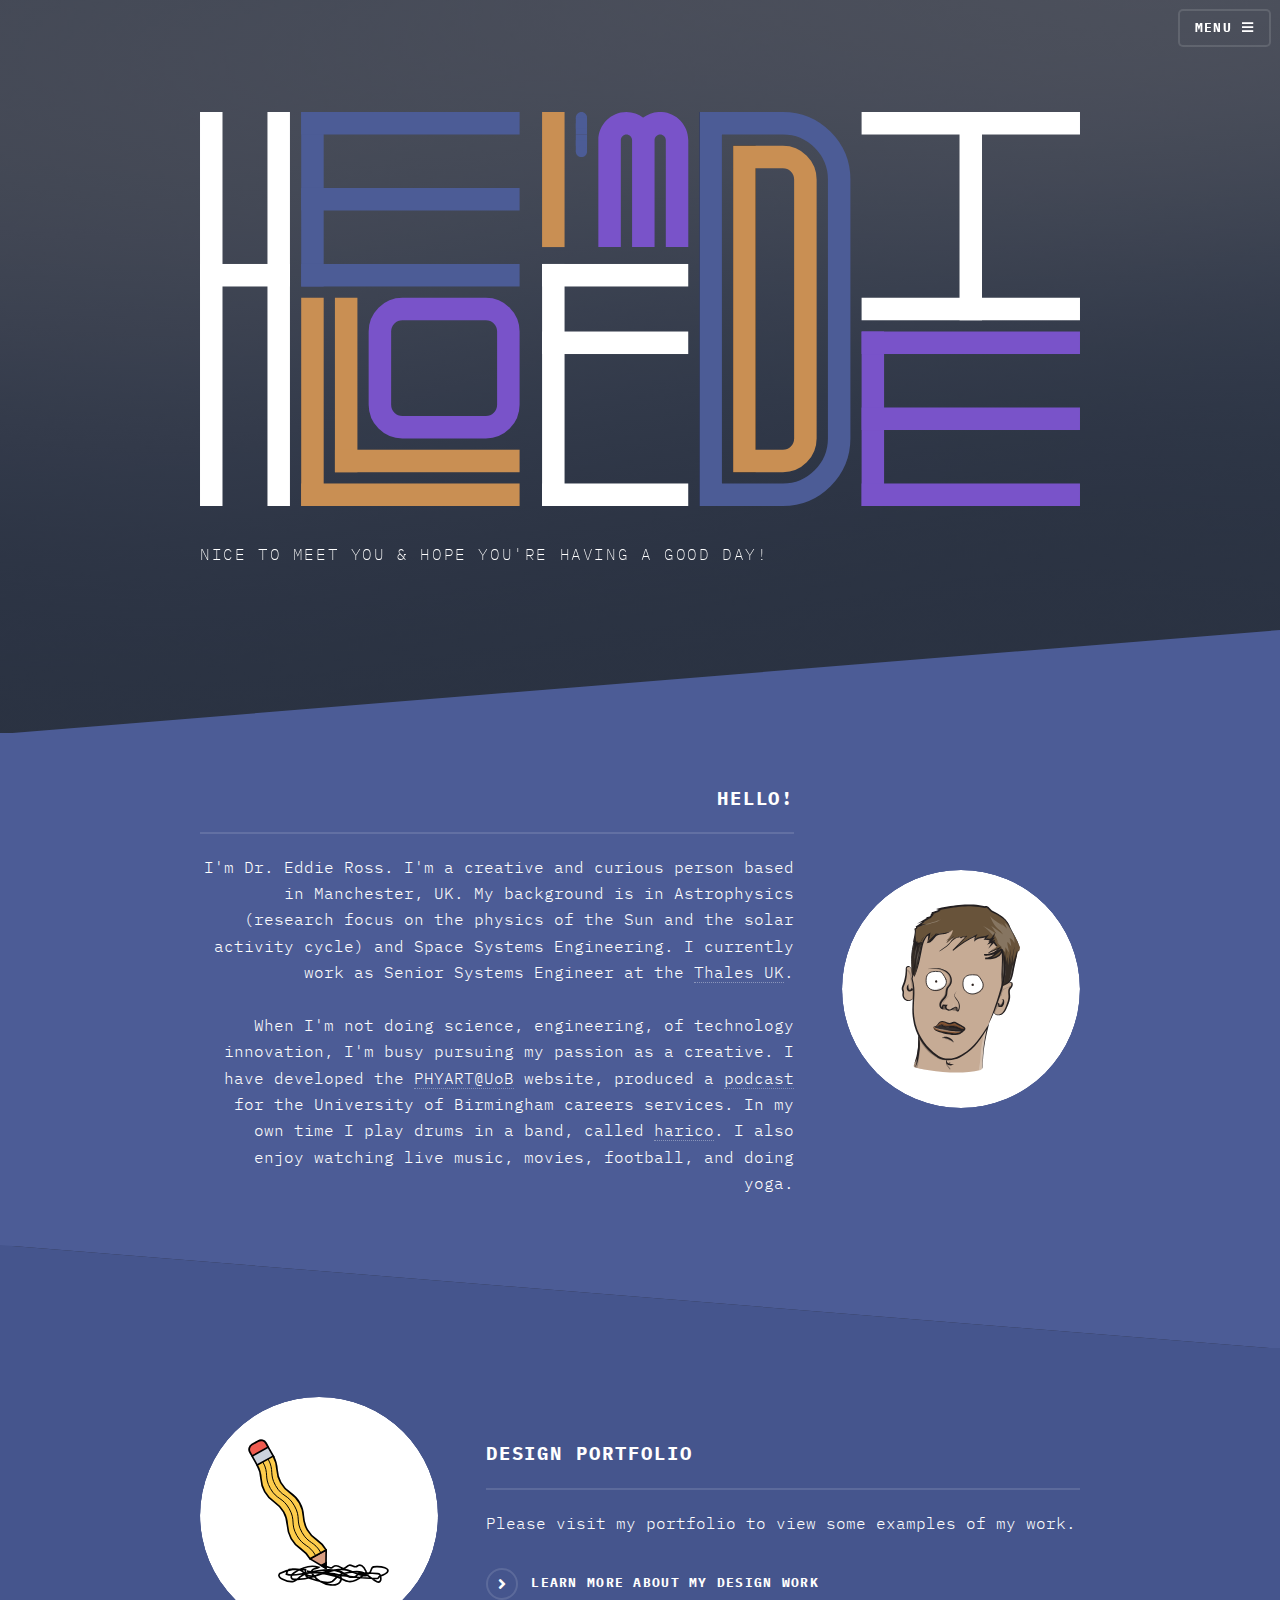
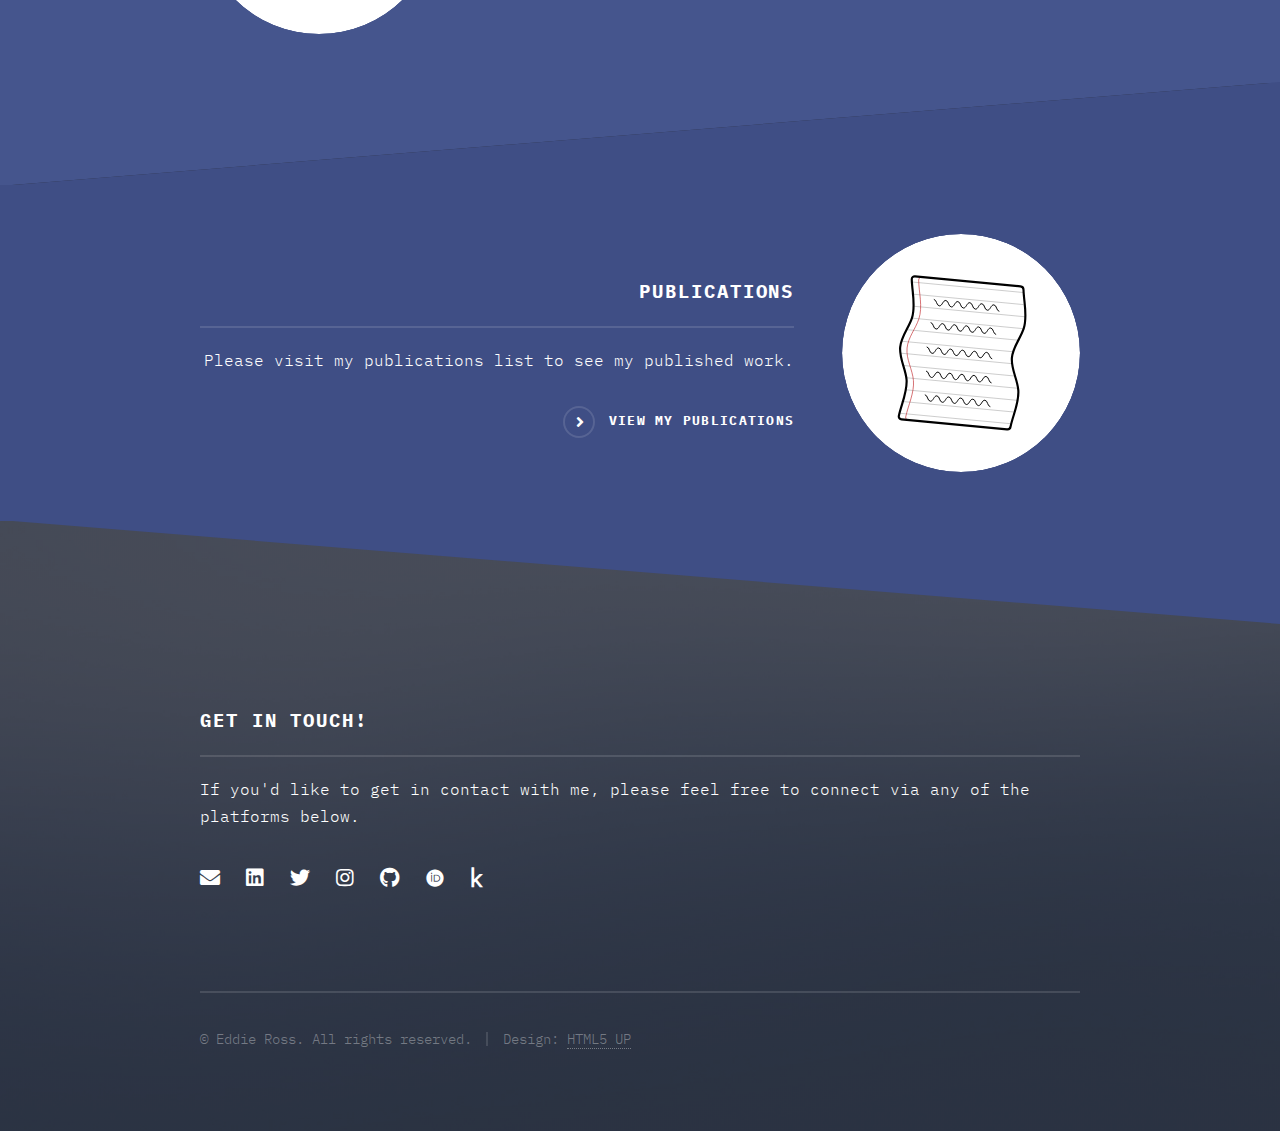
<file: index.html>
<!DOCTYPE HTML>
<!--
	Solid State by HTML5 UP
	html5up.net | @ajlkn
	Free for personal and commercial use under the CCA 3.0 license (html5up.net/license)
-->
<html>
	<head>
		<title>Eddie Ross</title>
		<link rel="icon" type="image/svg" href="images/ed_logo_colour.svg"/>
		<meta charset="utf-8" />
		<meta name="viewport" content="width=device-width, initial-scale=1, user-scalable=no" />
		<link rel="stylesheet" href="assets/css/main.css" />
		<noscript><link rel="stylesheet" href="assets/css/noscript.css" /></noscript>
	</head>
	<body class="is-preload">

		<!-- Page Wrapper -->
			<div id="page-wrapper">

				<!-- Header -->
					<header id="header" class="alt">
						<h1><a href="index.html">EDDIE ROSS</a></h1>
						<nav>
							<a href="#menu">Menu</a>
						</nav>
					</header>

				<!-- Menu -->
					<nav id="menu">
						<div class="inner">
							<h2>Menu</h2>
							<ul class="links">
								<li><a href="index.html">Home</a></li>
								<li><a href="portfolio.html">Portfolio</a></li>
								<li><a href="publications.html">Publications</a></li>

							</ul>
							<a href="#" class="close">Close</a>
						</div>
					</nav>

				<!-- Banner -->
					<section id="banner">
						<div class="inner">
							<div class="col-12"><span class="image fitted"><img src="images/hello_eddie_2.svg" alt="Hello I'm Eddie" /></span></div>
							<p>Nice to meet you & hope you're having a good day!</p>
						</div>
					</section>

				<!-- Wrapper -->
					<section id="wrapper">

						<!-- One -->
							<section id="one" class="wrapper spotlight style1">
								<div class="inner">
									<a href="#" class="image"><img src="images/ed_logo_colour.svg" alt="Drawing of me!" /></a>
									<div class="content">
										<h2 class="major">Hello!</h2>
										<p>I'm Dr. Eddie Ross. I'm a creative and curious person based in Manchester, UK. My background is in Astrophysics (research focus on the physics of the Sun and the solar activity cycle) and Space Systems Engineering. I currently work as Senior Systems Engineer at the <a href="https://www.thalesgroup.com/en/countries/europe/united-kingdom">Thales UK</a>.<br />
<br />
When I'm not doing science, engineering, of technology innovation, I'm busy pursuing my passion as a creative. I have developed the <a href="https://phyartuob.co.uk">PHYART@UoB</a> website, produced a <a href="https://www.stitcher.com/podcast/when-are-you-going-to-get-a-real-job">podcast</a> for the University of Birmingham careers services. In my own time I play drums in a band, called <a href="https://open.spotify.com/artist/218emNgjLkmsN2lKlugi8k?autoplay=true&v=A">harico</a>. I also enjoy watching live music, movies, football, and doing yoga.</p>
									</div>
								</div>
							</section>

						<!-- Two -->
							<section id="two" class="wrapper alt spotlight style2">
								<div class="inner">
									<a href="portfolio.html" class="image"><img src="images/pencil.svg" alt="Drawing of a scribbling pencil!" /></a>
									<div class="content">
										<h2 class="major">Design Portfolio</h2>
										<p>Please visit my portfolio to view some examples of my work.</p>
										<a href="portfolio.html" class="special">Learn more about my design work</a>
									</div>
								</div>
							</section>


						<!-- Three -->
							<section id="three" class="wrapper spotlight style3">
								<div class="inner">
									<a href="publications.html" class="image"><img src="images/paper.svg" alt="Drawing of piece of paper!" /></a>
									<div class="content">
										<h2 class="major">Publications</h2>
										<p>Please visit my publications list to see my published work.</p>
										<a href="publications.html" class="special">View my publications</a>
									</div>
								</div>
							</section>

						
					</section>



				<!-- Footer -->
					<section id="footer">
						<div class="inner">
							<h2 class="major">Get in touch!</h2>
							<p>If you'd like to get in contact with me, please feel free to connect via any of the platforms below.</p>
							
							<ul class="icons">
								<li><a href="mailto: eddie.ross.1000@gmail.com" class="icon solid fa-envelope"><span class="label">E-Mail</span></a></li>
								<li><a href="https://www.linkedin.com/in/eddie-ross/" class="icon brands fa-linkedin"><span class="label">LinkedIn</span></a></li>
								<li><a href="https://twitter.com/eddddraws" class="icon brands fa-twitter"><span class="label">Twitter</span></a></li>
								<li><a href="https://www.instagram.com/eddddraws/" class="icon brands fa-instagram"><span class="label">Instagram</span></a></li>
								<li><a href="https://github.com/exr007" class="icon brands fa-github"><span class="label">Github</span></a></li>
								<li><a href="https://orcid.org/0000-0003-4437-7910" class="icon aics ai-orcid"><span class="label">ORCID</span></a></li>
								<li><a href="https://www.kaggle.com/eddieross" class="icon brands fa-kaggle"><span class="label">Kaggle</span></a></li>
							</ul>

							<ul class="copyright">
								<li>&copy; Eddie Ross. All rights reserved.</li><li>Design: <a href="http://html5up.net">HTML5 UP</a></li>
							</ul>
						</div>
					</section>

			</div>

		<!-- Scripts -->
			<script src="assets/js/jquery.min.js"></script>
			<script src="assets/js/jquery.scrollex.min.js"></script>
			<script src="assets/js/browser.min.js"></script>
			<script src="assets/js/breakpoints.min.js"></script>
			<script src="assets/js/util.js"></script>
			<script src="assets/js/main.js"></script>

	</body>
</html>
</file>
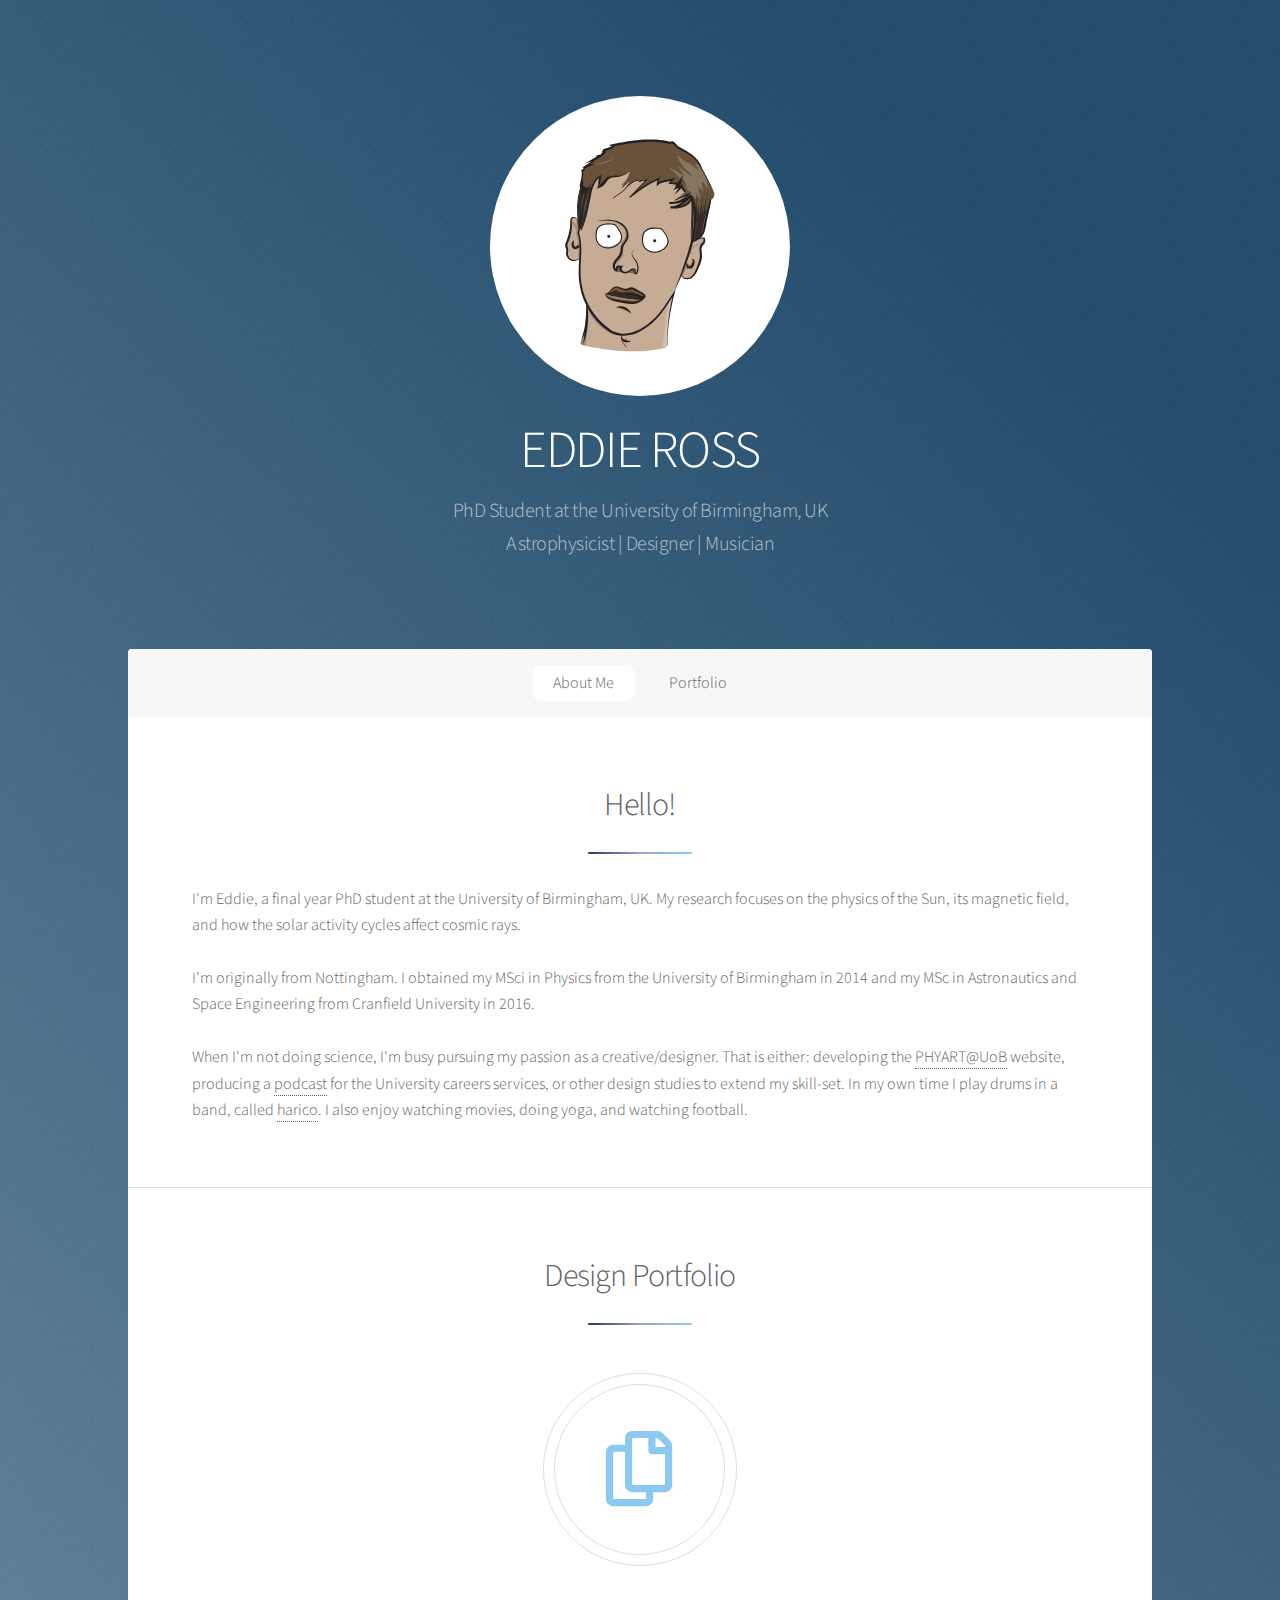
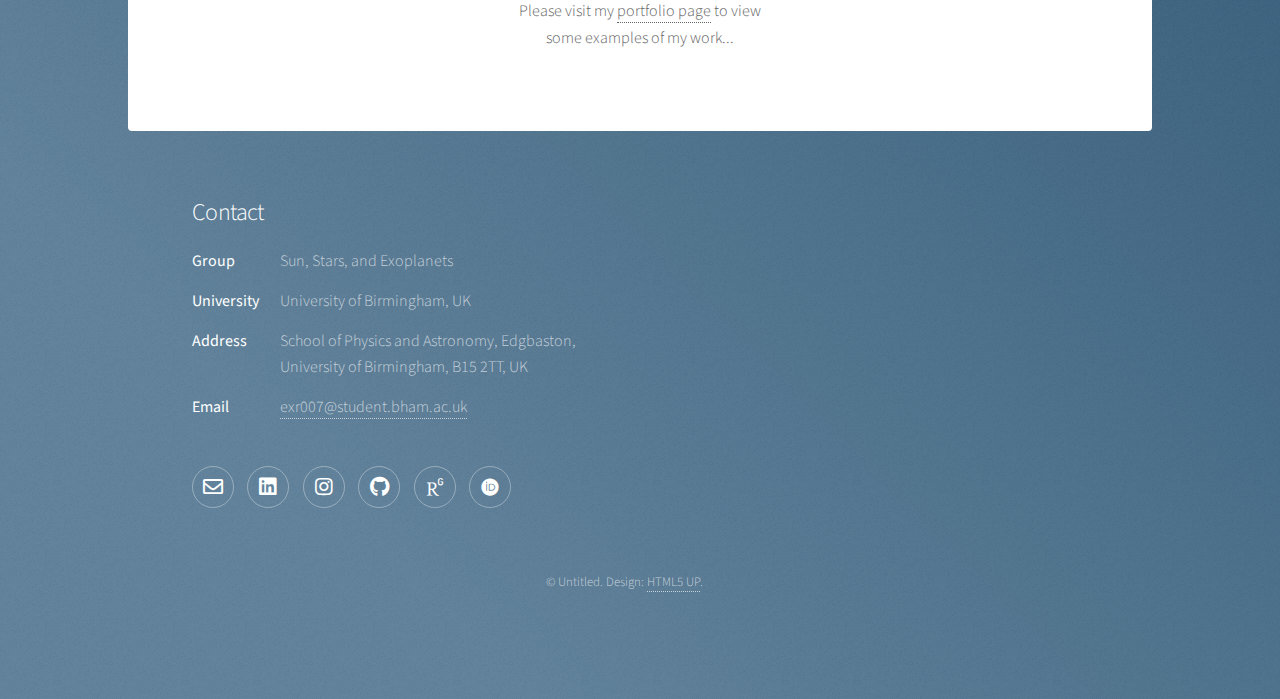
<file: OLD/index.html>
<!DOCTYPE HTML>
<!--
	Stellar by HTML5 UP
	html5up.net | @ajlkn
	Free for personal and commercial use under the CCA 3.0 license (html5up.net/license)
-->
<html lang="en-GB">
	<head>
		<title>Eddie Ross</title>
                <link rel="icon" type="image/svg" href="images/ed_logo_colour.svg"/>
		<meta charset="utf-8" />
		<meta name="description" content="The website of Eddie Ross. Here you will be able to learn about me, find the different ways to contact me, and view some of my portfolio work.">
		<meta name="viewport" content="width=device-width, initial-scale=1" />
		<link rel="stylesheet" href="assets/css/main.css" />
		<link rel="stylesheet" href="assets/css/academicons.min.css"/>
		<noscript><link rel="stylesheet" href="assets/css/noscript.css" /></noscript>
	</head>
	<body class="is-preload">

		<!-- Wrapper -->
			<div id="wrapper">

				<!-- Header -->
					<header id="header" class="alt">
						<span class="logo"><img src="images/ed_logo_colour.svg" width="300" height="300" alt="" /></span>
						<h1>EDDIE ROSS</h1>
						<p>PhD Student at the University of Birmingham, UK<br />
						Astrophysicist | Designer | Musician</p>
					</header>

				<!-- Nav -->
					<nav id="nav">
						<ul>
							<li><a href="#intro" class="active">About Me</a></li>						
							<li><a href="portfolio.html">Portfolio</a></li>
							<!--
							<li><a href="#first">First Section</a></li>
							<li><a href="#second">Second Section</a></li>
							<li><a href="#cv">CV</a></li>
							-->
						</ul>
					</nav>

				<!-- Main -->
					<div id="main">

						<!-- Introduction -->
							<section id="intro" class="main">
								<div class="spotlight">
									<div class="content">
										<header class="major special">
											<h2>Hello!</h2>
										</header>
										<p>I'm Eddie, a final year PhD student at the University of Birmingham, UK. My research focuses on the physics of the Sun, its magnetic field, and how the solar activity cycles affect cosmic rays.<br />
<br />
I'm originally from Nottingham. I obtained my MSci in Physics from the University of Birmingham in 2014 and my MSc in Astronautics and Space Engineering from Cranfield University in 2016.<br />
<br />
When I'm not doing science, I'm busy pursuing my passion as a creative/designer. That is either: developing the <a href="https://phyartuob.co.uk">PHYART@UoB</a> website, producing a <a href="https://www.stitcher.com/podcast/when-are-you-going-to-get-a-real-job">podcast</a> for the University careers services, or other design studies to extend my skill-set. In my own time I play drums in a band, called <a href="https://open.spotify.com/artist/218emNgjLkmsN2lKlugi8k?autoplay=true&v=A">harico</a>. I also enjoy watching movies, doing yoga, and watching football.</p>
										
<!--									</div>
									<span class="image"><img src="images/pic01.jpg" alt="" /></span>
								</div>
-->
							</section>


						<!-- First Section -->

							<section id="first" class="main special">
								<header class="major">

									<a href="portfolio.html" title="Design Portfolio"><h2>Design Portfolio</h2></a>
								</header>
								<ul class="features">

									<li>
										<!--<span class="icon major style5 fa-copy"></span>-->
<a class="icon" href="portfolio.html"> <i class="icon major style5 fa-copy" aria-hidden="true"></i><span class="visible-hidden">Portfolio page</span></a>
										<!-- <h3>Amed sed feugiat</h3> -->
										<p>Please visit my <a href="portfolio.html">portfolio page</a> to view some examples of my work...</p>
									</li>

								</ul>

							</section>


									
						<!-- Second Section -->
<!--
							<section id="second" class="main special">
								<header class="major">
									<h2>Ipsum consequat</h2>
									<p>Donec imperdiet consequat consequat. Suspendisse feugiat congue<br />
									posuere. Nulla massa urna, fermentum eget quam aliquet.</p>
								</header>
								<ul class="statistics">
									<li class="style1">
										<span class="icon solid fa-code-branch"></span>
										<strong>5,120</strong> Etiam
									</li>
									<li class="style2">
										<span class="icon fa-folder-open"></span>
										<strong>8,192</strong> Magna
									</li>
									<li class="style3">
										<span class="icon solid fa-signal"></span>
										<strong>2,048</strong> Tempus
									</li>
									<li class="style4">
										<span class="icon solid fa-laptop"></span>
										<strong>4,096</strong> Aliquam
									</li>
									<li class="style5">
										<span class="icon fa-gem"></span>
										<strong>1,024</strong> Nullam
									</li>
								</ul>
								<p class="content">Nam elementum nisl et mi a commodo porttitor. Morbi sit amet nisl eu arcu faucibus hendrerit vel a risus. Nam a orci mi, elementum ac arcu sit amet, fermentum pellentesque et purus. Integer maximus varius lorem, sed convallis diam accumsan sed. Etiam porttitor placerat sapien, sed eleifend a enim pulvinar faucibus semper quis ut arcu. Ut non nisl a mollis est efficitur vestibulum. Integer eget purus nec nulla mattis et accumsan ut magna libero. Morbi auctor iaculis porttitor. Sed ut magna ac risus et hendrerit scelerisque. Praesent eleifend lacus in lectus aliquam porta. Cras eu ornare dui curabitur lacinia.</p>
								<footer class="major">
									<ul class="actions special">
										<li><a href="generic.html" class="button">Learn More</a></li>
									</ul>
								</footer>
							</section>
-->
									
						<!-- Get Started -->
<!--
							<section id="cv" class="main special">
								<header class="major">
									<h2>Curriculum Vitae</h2>
									<p>Donec imperdiet consequat consequat. Suspendisse feugiat congue<br />
									posuere. Nulla massa urna, fermentum eget quam aliquet.</p>
								</header>
								<footer class="major">
									<ul class="actions special">
										<li><a href="generic.html" class="button primary">Get Started</a></li>
										<li><a href="generic.html" class="button">Learn More</a></li>
									</ul>
								</footer>
							</section>
-->

					</div>


				<!-- Footer -->
					<footer id="footer">
						<section>
							<h2>Contact</h2>
							<dl class="alt">
								<dt>Group</dt>
								<dd>Sun, Stars, and Exoplanets</dd>
								<dt>University</dt>
								<dd>University of Birmingham, UK</dd>
								<dt>Address</dt>
								<dd>School of Physics and Astronomy, Edgbaston, University of Birmingham, B15 2TT, UK</dd>
								<dt>Email</dt>
								<dd><a href="mailto:  exr007@student.bham.ac.uk">exr007@student.bham.ac.uk</a></dd>
							</dl>
							<ul class="icons">
								<li><a class="icon" href="mailto:  exr007@student.bham.ac.uk"> <i class="icon fa-envelope alt" aria-hidden="true"></i><span class="visible-hidden">Email Me</span></a></li> 
								<li><a class="icon" href="https://linkedin.com/in/eddie-ross/"> <i class="icon brands fa-linkedin alt" aria-hidden="true"></i><span class="visible-hidden">LinkedIn Profile</span></a></li>
								<li><a class="icon" href="https://www.instagram.com/eddddraws/"> <i class="icon brands fa-instagram alt" aria-hidden="true"></i><span class="visible-hidden">Instagram Profile</span></a></li>
								<li><a class="icon" href="https://github.com/exr007"> <i class="icon brands fa-github alt" aria-hidden="true"></i><span class="visible-hidden">GitHub Profile</span></a></li>
								<li><a class="icon" href="https://www.researchgate.net/profile/Eddie_Ross4"> <i class="icon ai ai-researchgate alt" aria-hidden="true"></i><span class="visible-hidden">Research Gate Profile</span></a></li>
								<li><a class="icon" href="https://orcid.org/0000-0003-4437-7910"> <i class="icon ai ai-orcid alt" aria-hidden="true"></i><span class="visible-hidden">ORCID Profile</span></a></li>

</ul>
						</section>
						<p class="copyright">&copy; Untitled. Design: <a href="https://html5up.net">HTML5 UP</a>.</p>
					</footer>

			</div>

		<!-- Scripts -->
			<script src="assets/js/jquery.min.js"></script>
			<script src="assets/js/jquery.scrollex.min.js"></script>
			<script src="assets/js/jquery.scrolly.min.js"></script>
			<script src="assets/js/browser.min.js"></script>
			<script src="assets/js/breakpoints.min.js"></script>
			<script src="assets/js/util.js"></script>
			<script src="assets/js/main.js"></script>

	</body>
</html>
</file>
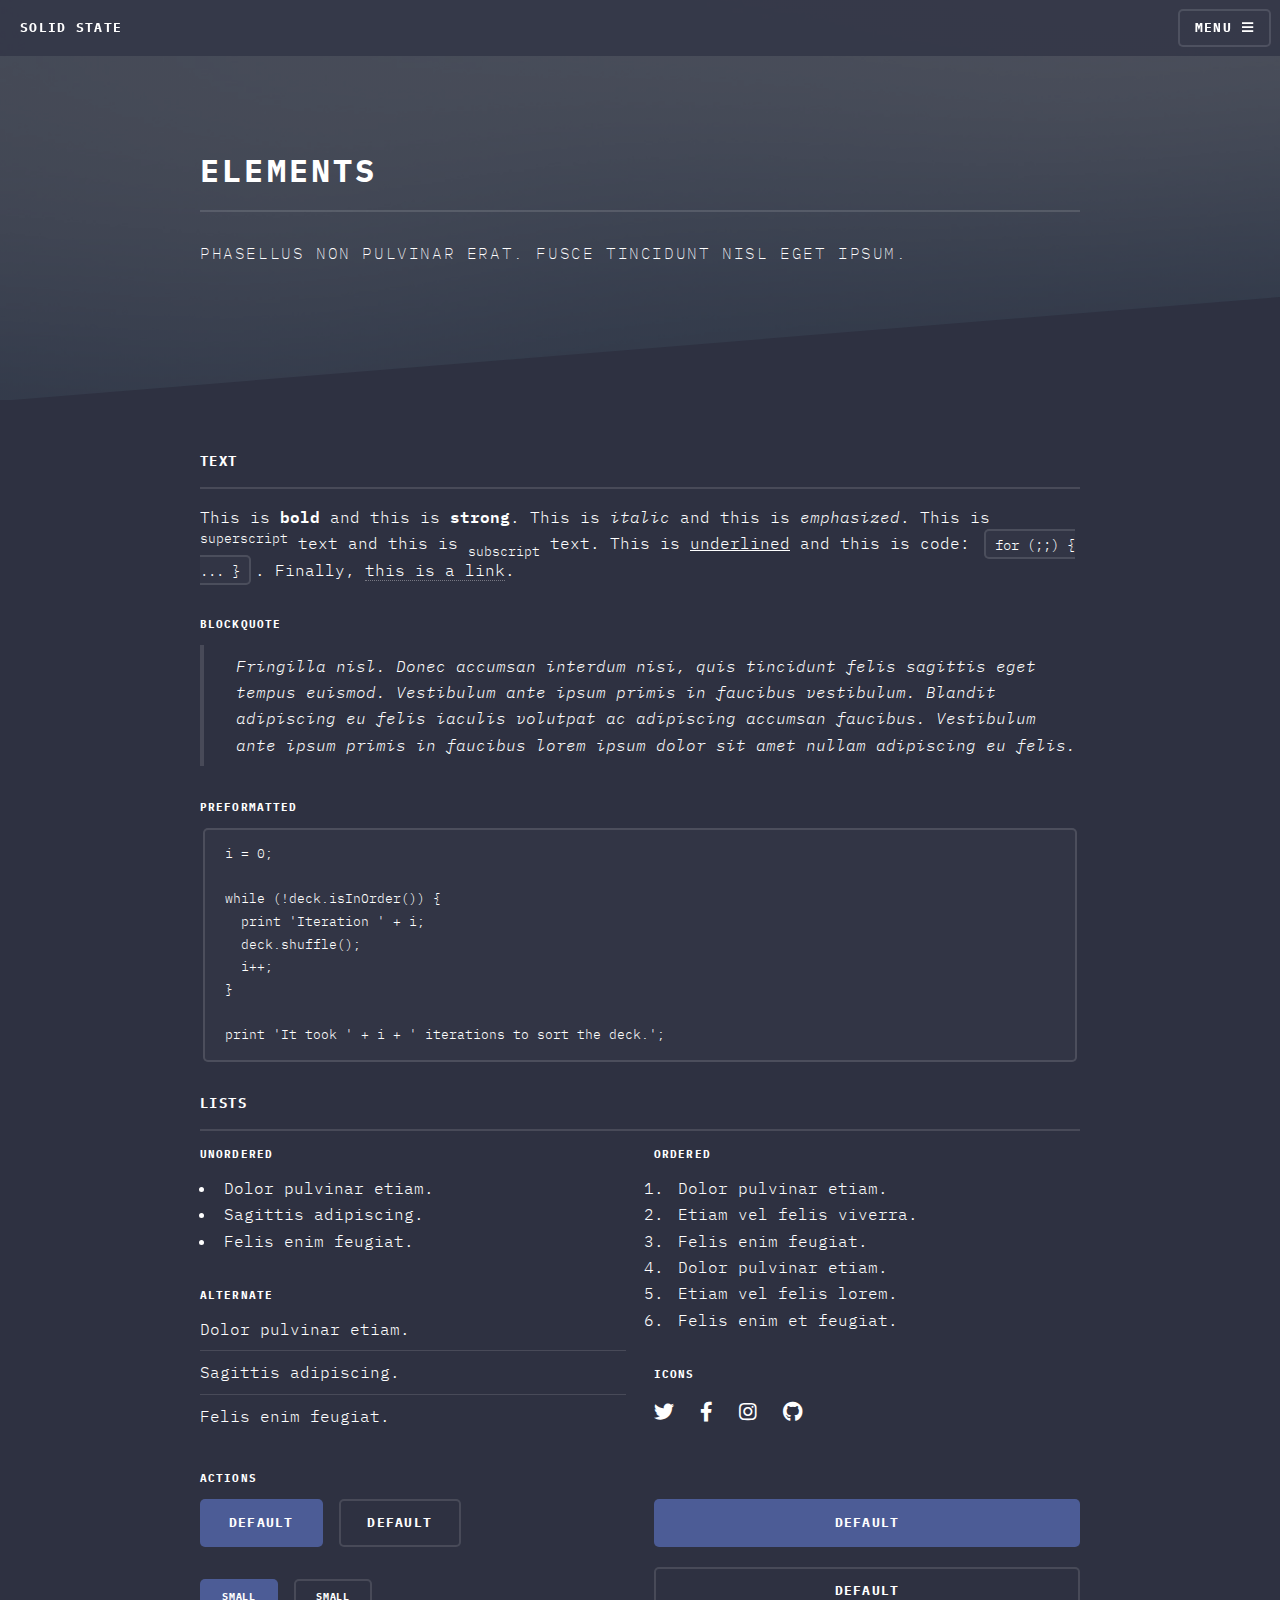
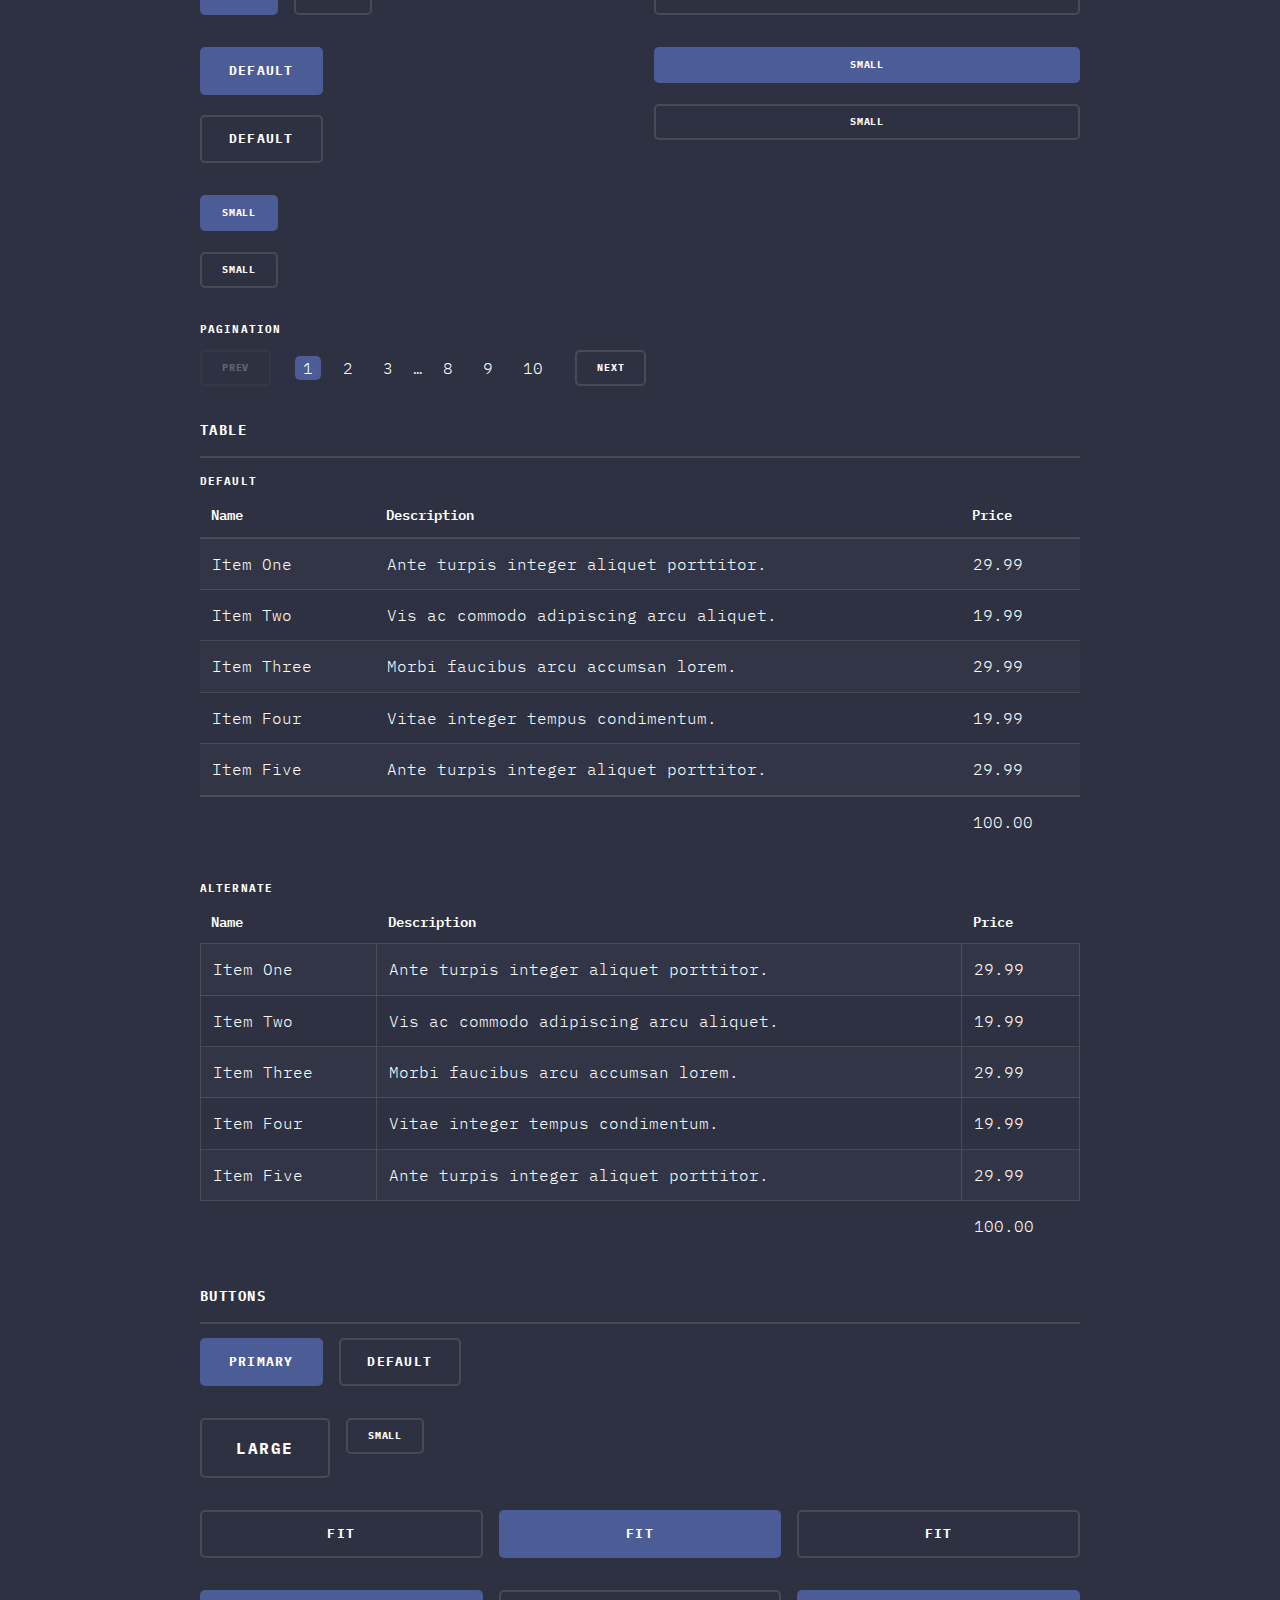
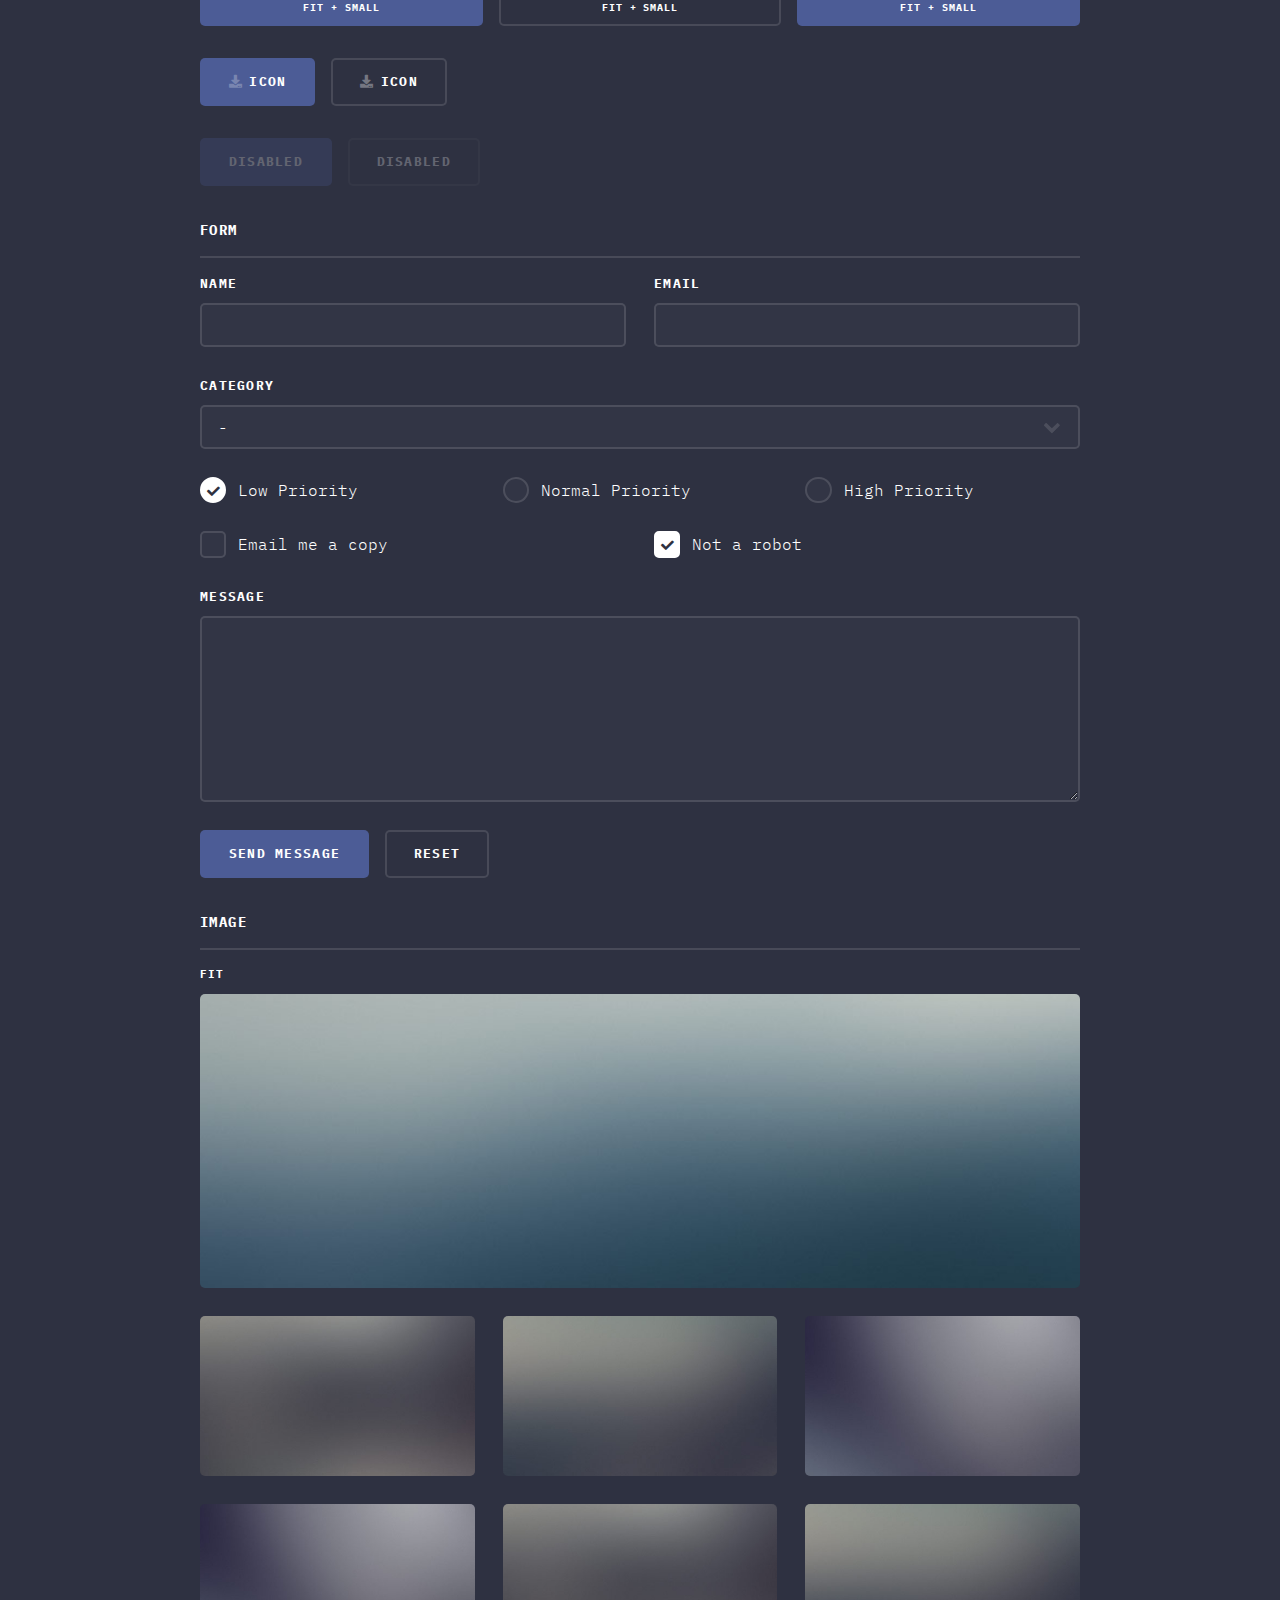
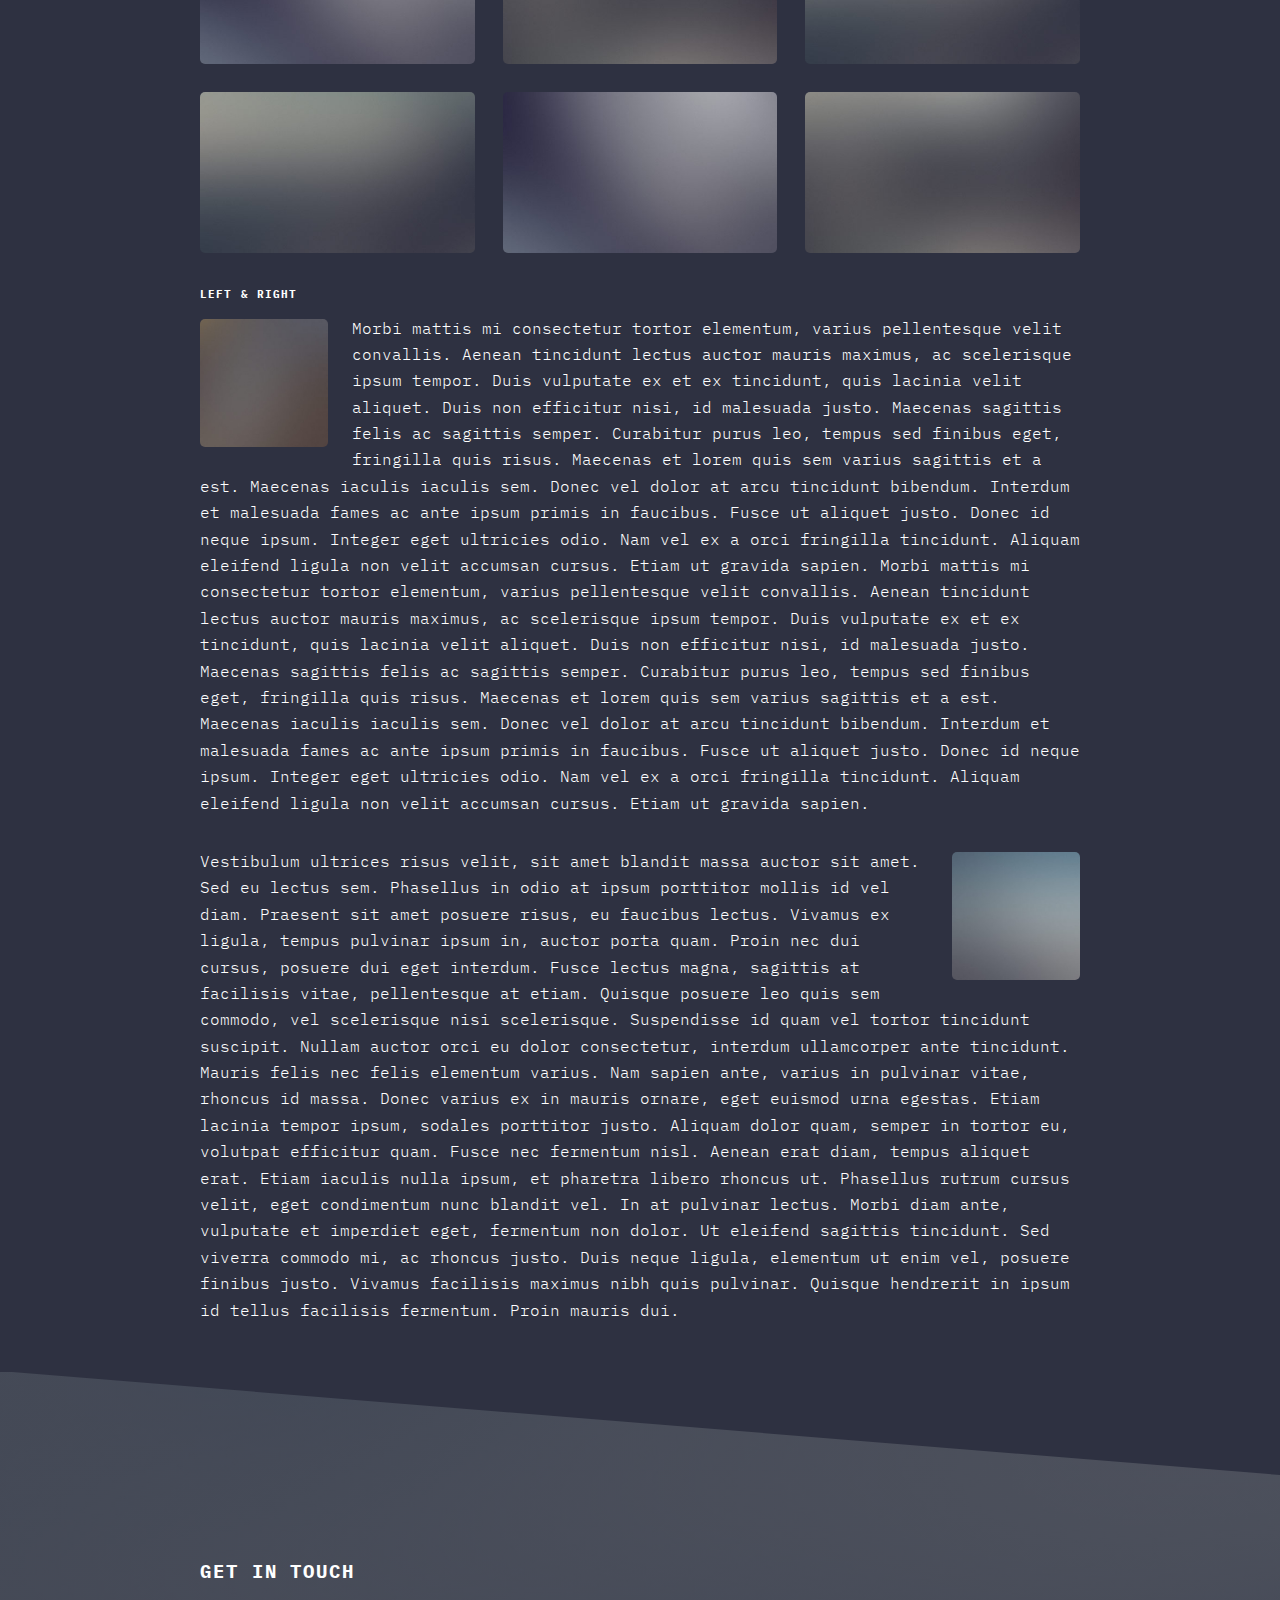
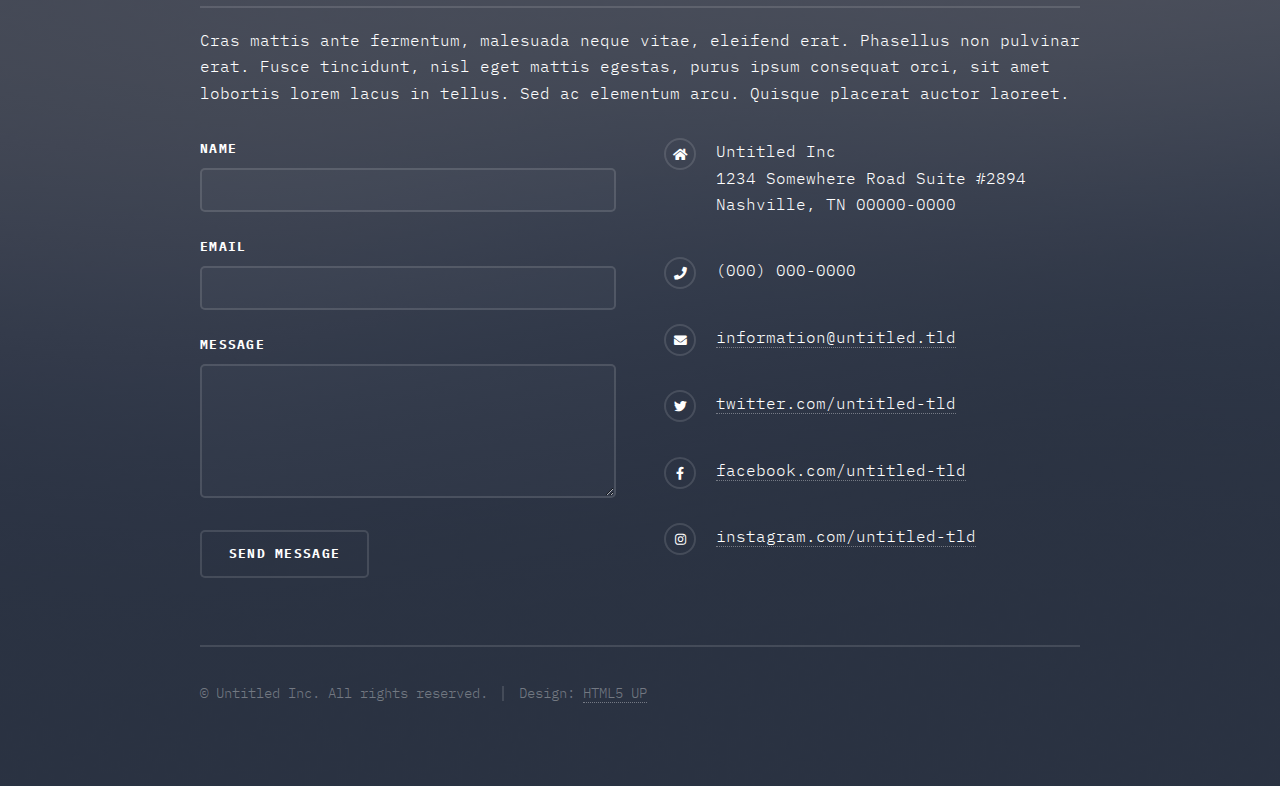
<file: elements.html>
<!DOCTYPE HTML>
<!--
	Solid State by HTML5 UP
	html5up.net | @ajlkn
	Free for personal and commercial use under the CCA 3.0 license (html5up.net/license)
-->
<html>
	<head>
		<title>Elements - Solid State by HTML5 UP</title>
		<meta charset="utf-8" />
		<meta name="viewport" content="width=device-width, initial-scale=1, user-scalable=no" />
		<link rel="stylesheet" href="assets/css/main.css" />
		<noscript><link rel="stylesheet" href="assets/css/noscript.css" /></noscript>
	</head>
	<body class="is-preload">

		<!-- Page Wrapper -->
			<div id="page-wrapper">

				<!-- Header -->
					<header id="header">
						<h1><a href="index.html">Solid State</a></h1>
						<nav>
							<a href="#menu">Menu</a>
						</nav>
					</header>

				<!-- Menu -->
					<nav id="menu">
						<div class="inner">
							<h2>Menu</h2>
							<ul class="links">
								<li><a href="index.html">Home</a></li>
								<li><a href="generic.html">Generic</a></li>
								<li><a href="elements.html">Elements</a></li>
								<li><a href="#">Log In</a></li>
								<li><a href="#">Sign Up</a></li>
							</ul>
							<a href="#" class="close">Close</a>
						</div>
					</nav>

				<!-- Wrapper -->
					<section id="wrapper">
						<header>
							<div class="inner">
								<h2>Elements</h2>
								<p>Phasellus non pulvinar erat. Fusce tincidunt nisl eget ipsum.</p>
							</div>
						</header>

						<!-- Content -->
							<div class="wrapper">
								<div class="inner">

									<section>
										<h3 class="major">Text</h3>
										<p>This is <b>bold</b> and this is <strong>strong</strong>. This is <i>italic</i> and this is <em>emphasized</em>.
										This is <sup>superscript</sup> text and this is <sub>subscript</sub> text.
										This is <u>underlined</u> and this is code: <code>for (;;) { ... }</code>. Finally, <a href="#">this is a link</a>.</p>
										<h4>Blockquote</h4>
										<blockquote>Fringilla nisl. Donec accumsan interdum nisi, quis tincidunt felis sagittis eget tempus euismod. Vestibulum ante ipsum primis in faucibus vestibulum. Blandit adipiscing eu felis iaculis volutpat ac adipiscing accumsan faucibus. Vestibulum ante ipsum primis in faucibus lorem ipsum dolor sit amet nullam adipiscing eu felis.</blockquote>
										<h4>Preformatted</h4>
										<pre><code>i = 0;

while (!deck.isInOrder()) {
  print 'Iteration ' + i;
  deck.shuffle();
  i++;
}

print 'It took ' + i + ' iterations to sort the deck.';</code></pre>
									</section>

									<section>
										<h3 class="major">Lists</h3>
										<div class="row">
											<div class="col-6 col-12-medium">
												<h4>Unordered</h4>
												<ul>
													<li>Dolor pulvinar etiam.</li>
													<li>Sagittis adipiscing.</li>
													<li>Felis enim feugiat.</li>
												</ul>
												<h4>Alternate</h4>
												<ul class="alt">
													<li>Dolor pulvinar etiam.</li>
													<li>Sagittis adipiscing.</li>
													<li>Felis enim feugiat.</li>
												</ul>
											</div>
											<div class="col-6 col-12-medium">
												<h4>Ordered</h4>
												<ol>
													<li>Dolor pulvinar etiam.</li>
													<li>Etiam vel felis viverra.</li>
													<li>Felis enim feugiat.</li>
													<li>Dolor pulvinar etiam.</li>
													<li>Etiam vel felis lorem.</li>
													<li>Felis enim et feugiat.</li>
												</ol>
												<h4>Icons</h4>
												<ul class="icons">
													<li><a href="#" class="icon brands fa-twitter"><span class="label">Twitter</span></a></li>
													<li><a href="#" class="icon brands fa-facebook-f"><span class="label">Facebook</span></a></li>
													<li><a href="#" class="icon brands fa-instagram"><span class="label">Instagram</span></a></li>
													<li><a href="#" class="icon brands fa-github"><span class="label">Github</span></a></li>
												</ul>
											</div>
										</div>
										<h4>Actions</h4>
										<div class="row">
											<div class="col-6 col-12-medium">
												<ul class="actions">
													<li><a href="#" class="button primary">Default</a></li>
													<li><a href="#" class="button">Default</a></li>
												</ul>
												<ul class="actions small">
													<li><a href="#" class="button primary small">Small</a></li>
													<li><a href="#" class="button small">Small</a></li>
												</ul>
												<ul class="actions stacked">
													<li><a href="#" class="button primary">Default</a></li>
													<li><a href="#" class="button">Default</a></li>
												</ul>
												<ul class="actions stacked small">
													<li><a href="#" class="button primary small">Small</a></li>
													<li><a href="#" class="button small">Small</a></li>
												</ul>
											</div>
											<div class="col-6 col-12-medium">
												<ul class="actions stacked">
													<li><a href="#" class="button primary fit">Default</a></li>
													<li><a href="#" class="button fit">Default</a></li>
												</ul>
												<ul class="actions stacked small">
													<li><a href="#" class="button primary small fit">Small</a></li>
													<li><a href="#" class="button small fit">Small</a></li>
												</ul>
											</div>
										</div>
										<h4>Pagination</h4>
										<ul class="pagination">
											<li><span class="button small disabled">Prev</span></li>
											<li><a href="#" class="page active">1</a></li>
											<li><a href="#" class="page">2</a></li>
											<li><a href="#" class="page">3</a></li>
											<li><span>&hellip;</span></li>
											<li><a href="#" class="page">8</a></li>
											<li><a href="#" class="page">9</a></li>
											<li><a href="#" class="page">10</a></li>
											<li><a href="#" class="button small">Next</a></li>
										</ul>
									</section>

									<section>
										<h3 class="major">Table</h3>
										<h4>Default</h4>
										<div class="table-wrapper">
											<table>
												<thead>
													<tr>
														<th>Name</th>
														<th>Description</th>
														<th>Price</th>
													</tr>
												</thead>
												<tbody>
													<tr>
														<td>Item One</td>
														<td>Ante turpis integer aliquet porttitor.</td>
														<td>29.99</td>
													</tr>
													<tr>
														<td>Item Two</td>
														<td>Vis ac commodo adipiscing arcu aliquet.</td>
														<td>19.99</td>
													</tr>
													<tr>
														<td>Item Three</td>
														<td> Morbi faucibus arcu accumsan lorem.</td>
														<td>29.99</td>
													</tr>
													<tr>
														<td>Item Four</td>
														<td>Vitae integer tempus condimentum.</td>
														<td>19.99</td>
													</tr>
													<tr>
														<td>Item Five</td>
														<td>Ante turpis integer aliquet porttitor.</td>
														<td>29.99</td>
													</tr>
												</tbody>
												<tfoot>
													<tr>
														<td colspan="2"></td>
														<td>100.00</td>
													</tr>
												</tfoot>
											</table>
										</div>

										<h4>Alternate</h4>
										<div class="table-wrapper">
											<table class="alt">
												<thead>
													<tr>
														<th>Name</th>
														<th>Description</th>
														<th>Price</th>
													</tr>
												</thead>
												<tbody>
													<tr>
														<td>Item One</td>
														<td>Ante turpis integer aliquet porttitor.</td>
														<td>29.99</td>
													</tr>
													<tr>
														<td>Item Two</td>
														<td>Vis ac commodo adipiscing arcu aliquet.</td>
														<td>19.99</td>
													</tr>
													<tr>
														<td>Item Three</td>
														<td> Morbi faucibus arcu accumsan lorem.</td>
														<td>29.99</td>
													</tr>
													<tr>
														<td>Item Four</td>
														<td>Vitae integer tempus condimentum.</td>
														<td>19.99</td>
													</tr>
													<tr>
														<td>Item Five</td>
														<td>Ante turpis integer aliquet porttitor.</td>
														<td>29.99</td>
													</tr>
												</tbody>
												<tfoot>
													<tr>
														<td colspan="2"></td>
														<td>100.00</td>
													</tr>
												</tfoot>
											</table>
										</div>
									</section>

									<section>
										<h3 class="major">Buttons</h3>
										<ul class="actions">
											<li><a href="#" class="button primary">Primary</a></li>
											<li><a href="#" class="button">Default</a></li>
										</ul>
										<ul class="actions">
											<li><a href="#" class="button large">Large</a></li>
											<li><a href="#" class="button small">Small</a></li>
										</ul>
										<ul class="actions fit">
											<li><a href="#" class="button fit">Fit</a></li>
											<li><a href="#" class="button primary fit">Fit</a></li>
											<li><a href="#" class="button fit">Fit</a></li>
										</ul>
										<ul class="actions fit small">
											<li><a href="#" class="button primary fit small">Fit + Small</a></li>
											<li><a href="#" class="button fit small">Fit + Small</a></li>
											<li><a href="#" class="button primary fit small">Fit + Small</a></li>
										</ul>
										<ul class="actions">
											<li><a href="#" class="button primary icon solid fa-download">Icon</a></li>
											<li><a href="#" class="button icon solid fa-download">Icon</a></li>
										</ul>
										<ul class="actions">
											<li><span class="button primary disabled">Disabled</span></li>
											<li><span class="button disabled">Disabled</span></li>
										</ul>
									</section>

									<section>
										<h3 class="major">Form</h3>
										<form method="post" action="#">
											<div class="row gtr-uniform">
												<div class="col-6 col-12-xsmall">
													<label for="demo-name">Name</label>
													<input type="text" name="demo-name" id="demo-name" value="" />
												</div>
												<div class="col-6 col-12-xsmall">
													<label for="demo-email">Email</label>
													<input type="email" name="demo-email" id="demo-email" value="" />
												</div>
												<div class="col-12">
													<label for="demo-category">Category</label>
													<select name="demo-category" id="demo-category">
														<option value="">-</option>
														<option value="1">Manufacturing</option>
														<option value="1">Shipping</option>
														<option value="1">Administration</option>
														<option value="1">Human Resources</option>
													</select>
												</div>
												<div class="col-4 col-12-small">
													<input type="radio" id="demo-priority-low" name="demo-priority" checked>
													<label for="demo-priority-low">Low Priority</label>
												</div>
												<div class="col-4 col-12-small">
													<input type="radio" id="demo-priority-normal" name="demo-priority">
													<label for="demo-priority-normal">Normal Priority</label>
												</div>
												<div class="col-4 col-12-small">
													<input type="radio" id="demo-priority-high" name="demo-priority">
													<label for="demo-priority-high">High Priority</label>
												</div>
												<div class="col-6 col-12-small">
													<input type="checkbox" id="demo-copy" name="demo-copy">
													<label for="demo-copy">Email me a copy</label>
												</div>
												<div class="col-6 col-12-small">
													<input type="checkbox" id="demo-human" name="demo-human" checked>
													<label for="demo-human">Not a robot</label>
												</div>
												<div class="col-12">
													<label for="demo-message">Message</label>
													<textarea name="demo-message" id="demo-message" rows="6"></textarea>
												</div>
												<div class="col-12">
													<ul class="actions">
														<li><input type="submit" value="Send Message" class="primary" /></li>
														<li><input type="reset" value="Reset" /></li>
													</ul>
												</div>
											</div>
										</form>
									</section>

									<section>
										<h3 class="major">Image</h3>
										<h4>Fit</h4>
										<div class="box alt">
											<div class="row gtr-uniform">
												<div class="col-12"><span class="image fit"><img src="images/pic08.jpg" alt="" /></span></div>
												<div class="col-4"><span class="image fit"><img src="images/pic05.jpg" alt="" /></span></div>
												<div class="col-4"><span class="image fit"><img src="images/pic06.jpg" alt="" /></span></div>
												<div class="col-4"><span class="image fit"><img src="images/pic07.jpg" alt="" /></span></div>
												<div class="col-4"><span class="image fit"><img src="images/pic07.jpg" alt="" /></span></div>
												<div class="col-4"><span class="image fit"><img src="images/pic05.jpg" alt="" /></span></div>
												<div class="col-4"><span class="image fit"><img src="images/pic06.jpg" alt="" /></span></div>
												<div class="col-4"><span class="image fit"><img src="images/pic06.jpg" alt="" /></span></div>
												<div class="col-4"><span class="image fit"><img src="images/pic07.jpg" alt="" /></span></div>
												<div class="col-4"><span class="image fit"><img src="images/pic05.jpg" alt="" /></span></div>
											</div>
										</div>
										<h4>Left &amp; Right</h4>
										<p><span class="image left"><img src="images/pic01.jpg" alt="" /></span>Morbi mattis mi consectetur tortor elementum, varius pellentesque velit convallis. Aenean tincidunt lectus auctor mauris maximus, ac scelerisque ipsum tempor. Duis vulputate ex et ex tincidunt, quis lacinia velit aliquet. Duis non efficitur nisi, id malesuada justo. Maecenas sagittis felis ac sagittis semper. Curabitur purus leo, tempus sed finibus eget, fringilla quis risus. Maecenas et lorem quis sem varius sagittis et a est. Maecenas iaculis iaculis sem. Donec vel dolor at arcu tincidunt bibendum. Interdum et malesuada fames ac ante ipsum primis in faucibus. Fusce ut aliquet justo. Donec id neque ipsum. Integer eget ultricies odio. Nam vel ex a orci fringilla tincidunt. Aliquam eleifend ligula non velit accumsan cursus. Etiam ut gravida sapien. Morbi mattis mi consectetur tortor elementum, varius pellentesque velit convallis. Aenean tincidunt lectus auctor mauris maximus, ac scelerisque ipsum tempor. Duis vulputate ex et ex tincidunt, quis lacinia velit aliquet. Duis non efficitur nisi, id malesuada justo. Maecenas sagittis felis ac sagittis semper. Curabitur purus leo, tempus sed finibus eget, fringilla quis risus. Maecenas et lorem quis sem varius sagittis et a est. Maecenas iaculis iaculis sem. Donec vel dolor at arcu tincidunt bibendum. Interdum et malesuada fames ac ante ipsum primis in faucibus. Fusce ut aliquet justo. Donec id neque ipsum. Integer eget ultricies odio. Nam vel ex a orci fringilla tincidunt. Aliquam eleifend ligula non velit accumsan cursus. Etiam ut gravida sapien.</p>
										<p><span class="image right"><img src="images/pic02.jpg" alt="" /></span>Vestibulum ultrices risus velit, sit amet blandit massa auctor sit amet. Sed eu lectus sem. Phasellus in odio at ipsum porttitor mollis id vel diam. Praesent sit amet posuere risus, eu faucibus lectus. Vivamus ex ligula, tempus pulvinar ipsum in, auctor porta quam. Proin nec dui cursus, posuere dui eget interdum. Fusce lectus magna, sagittis at facilisis vitae, pellentesque at etiam. Quisque posuere leo quis sem commodo, vel scelerisque nisi scelerisque. Suspendisse id quam vel tortor tincidunt suscipit. Nullam auctor orci eu dolor consectetur, interdum ullamcorper ante tincidunt. Mauris felis nec felis elementum varius. Nam sapien ante, varius in pulvinar vitae, rhoncus id massa. Donec varius ex in mauris ornare, eget euismod urna egestas. Etiam lacinia tempor ipsum, sodales porttitor justo. Aliquam dolor quam, semper in tortor eu, volutpat efficitur quam. Fusce nec fermentum nisl. Aenean erat diam, tempus aliquet erat. Etiam iaculis nulla ipsum, et pharetra libero rhoncus ut. Phasellus rutrum cursus velit, eget condimentum nunc blandit vel. In at pulvinar lectus. Morbi diam ante, vulputate et imperdiet eget, fermentum non dolor. Ut eleifend sagittis tincidunt. Sed viverra commodo mi, ac rhoncus justo. Duis neque ligula, elementum ut enim vel, posuere finibus justo. Vivamus facilisis maximus nibh quis pulvinar. Quisque hendrerit in ipsum id tellus facilisis fermentum. Proin mauris dui.</p>
									</section>

								</div>
							</div>

					</section>

				<!-- Footer -->
					<section id="footer">
						<div class="inner">
							<h2 class="major">Get in touch</h2>
							<p>Cras mattis ante fermentum, malesuada neque vitae, eleifend erat. Phasellus non pulvinar erat. Fusce tincidunt, nisl eget mattis egestas, purus ipsum consequat orci, sit amet lobortis lorem lacus in tellus. Sed ac elementum arcu. Quisque placerat auctor laoreet.</p>
							<form method="post" action="#">
								<div class="fields">
									<div class="field">
										<label for="name">Name</label>
										<input type="text" name="name" id="name" />
									</div>
									<div class="field">
										<label for="email">Email</label>
										<input type="email" name="email" id="email" />
									</div>
									<div class="field">
										<label for="message">Message</label>
										<textarea name="message" id="message" rows="4"></textarea>
									</div>
								</div>
								<ul class="actions">
									<li><input type="submit" value="Send Message" /></li>
								</ul>
							</form>
							<ul class="contact">
								<li class="icon solid fa-home">
									Untitled Inc<br />
									1234 Somewhere Road Suite #2894<br />
									Nashville, TN 00000-0000
								</li>
								<li class="icon solid fa-phone">(000) 000-0000</li>
								<li class="icon solid fa-envelope"><a href="#">information@untitled.tld</a></li>
								<li class="icon brands fa-twitter"><a href="#">twitter.com/untitled-tld</a></li>
								<li class="icon brands fa-facebook-f"><a href="#">facebook.com/untitled-tld</a></li>
								<li class="icon brands fa-instagram"><a href="#">instagram.com/untitled-tld</a></li>
							</ul>
							<ul class="copyright">
								<li>&copy; Untitled Inc. All rights reserved.</li><li>Design: <a href="http://html5up.net">HTML5 UP</a></li>
							</ul>
						</div>
					</section>

			</div>

		<!-- Scripts -->
			<script src="assets/js/jquery.min.js"></script>
			<script src="assets/js/jquery.scrollex.min.js"></script>
			<script src="assets/js/browser.min.js"></script>
			<script src="assets/js/breakpoints.min.js"></script>
			<script src="assets/js/util.js"></script>
			<script src="assets/js/main.js"></script>

	</body>
</html>
</file>
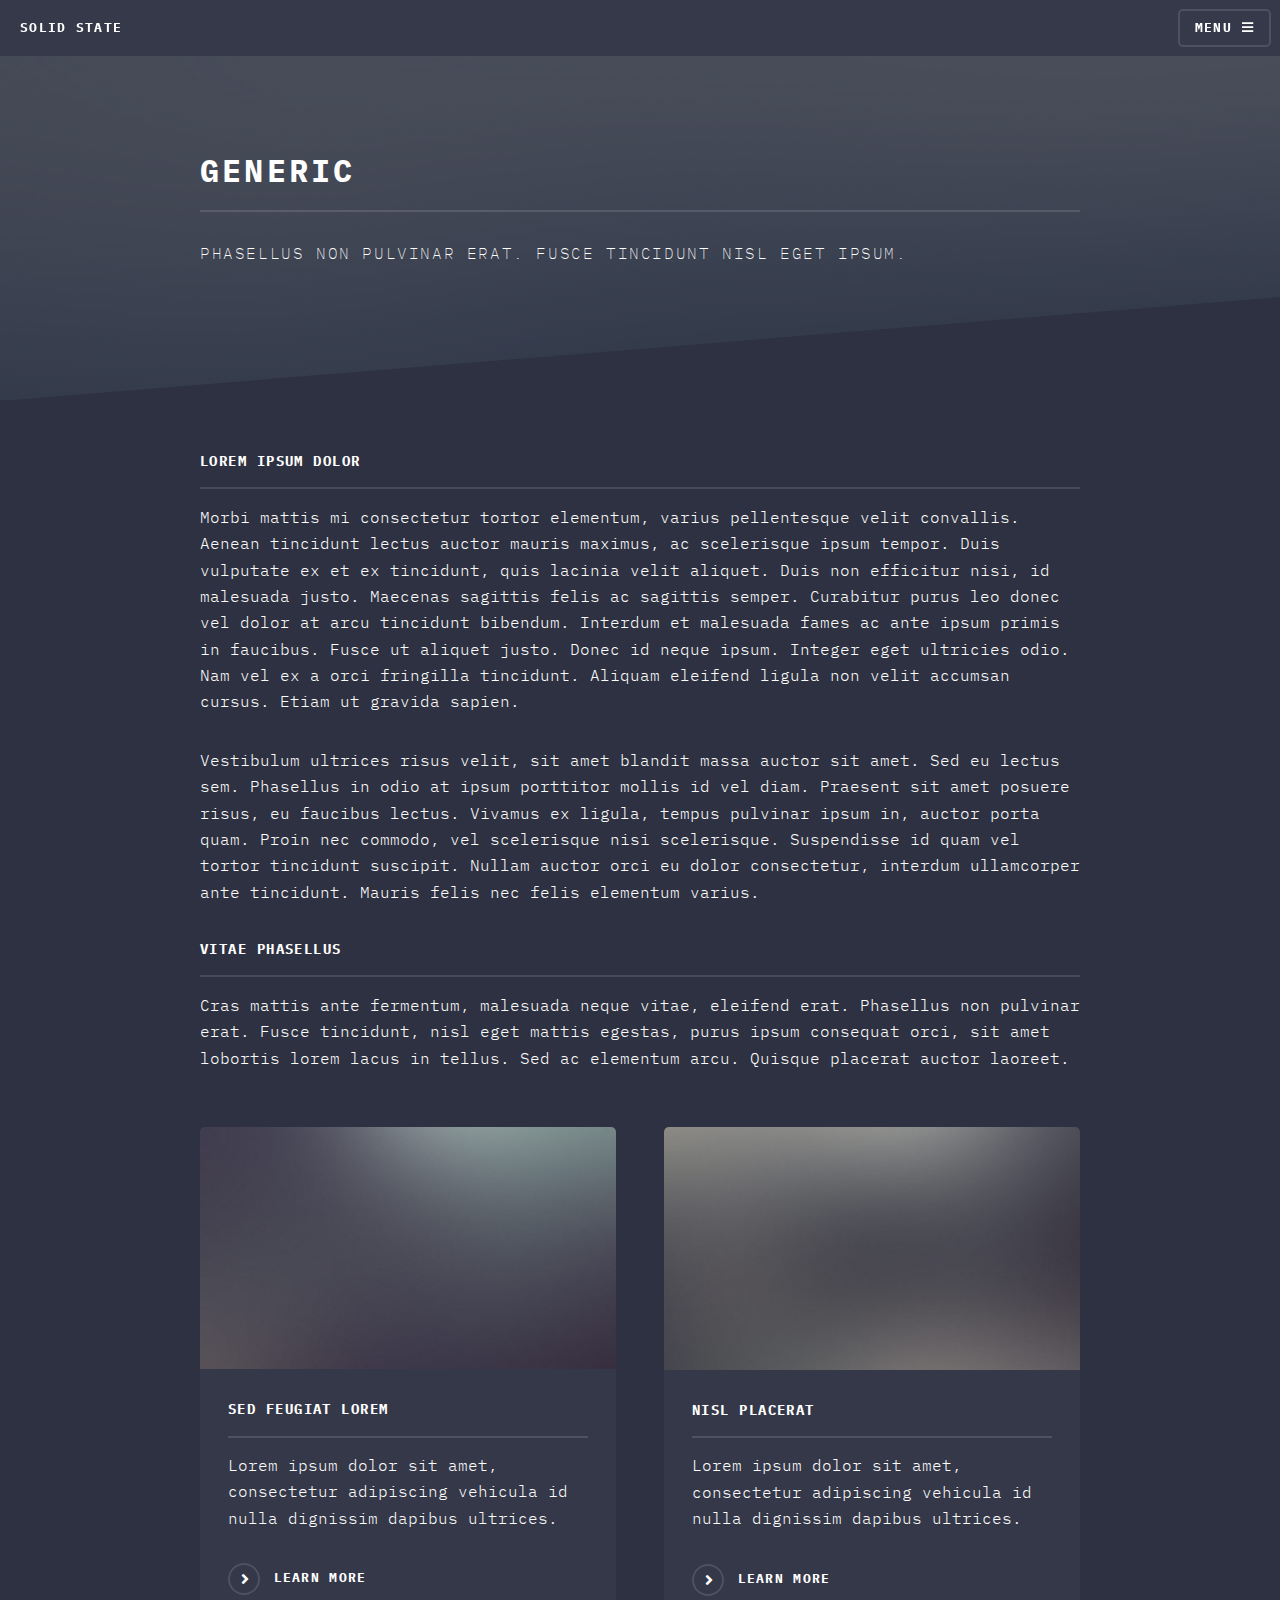
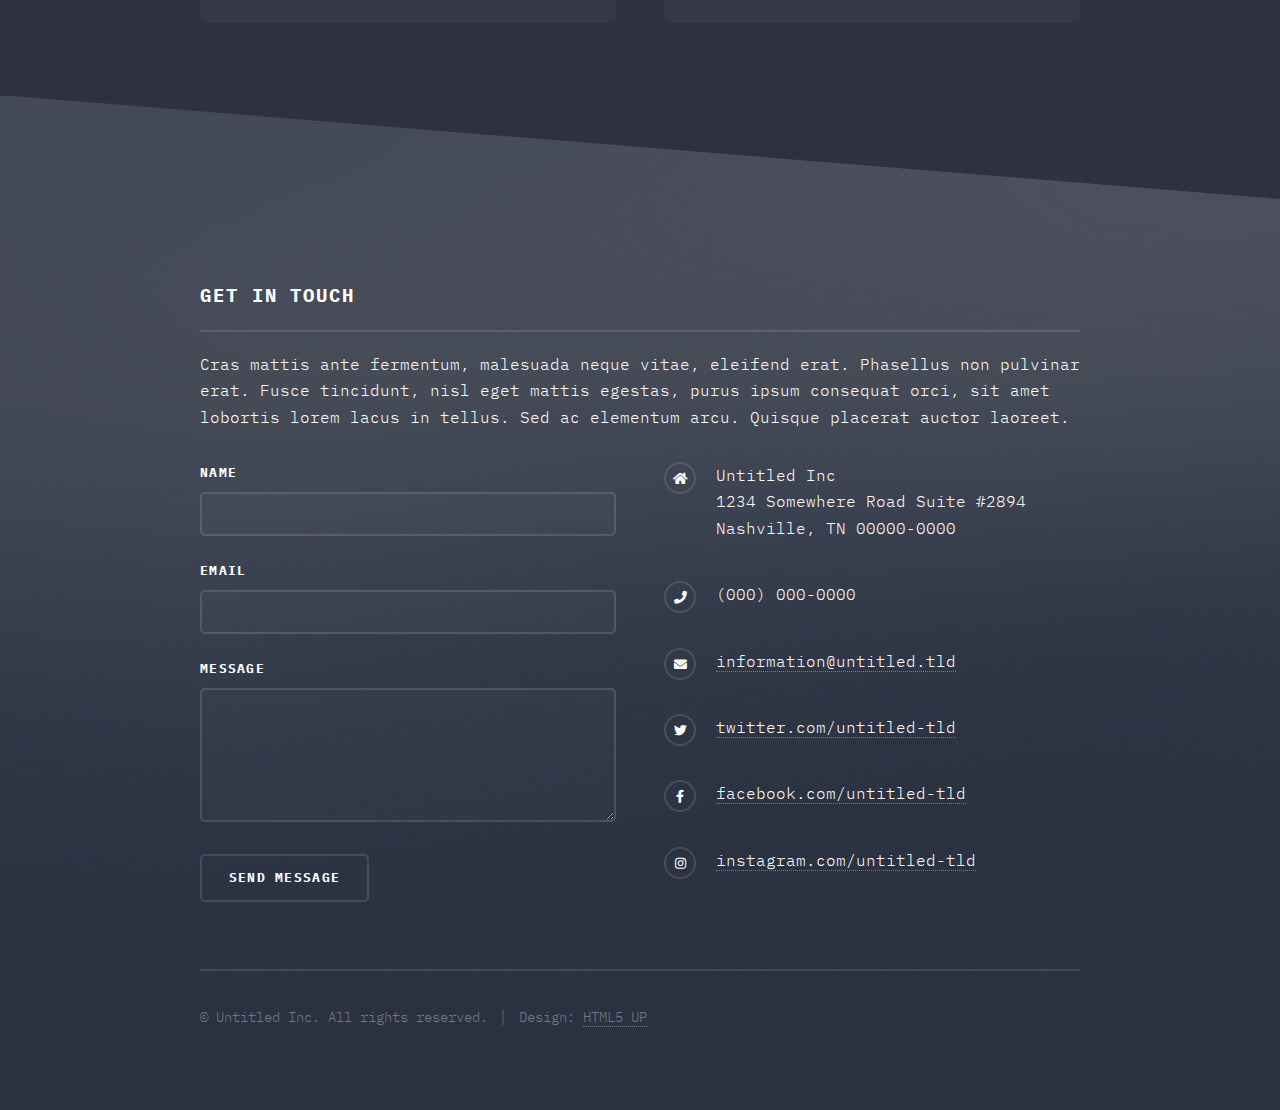
<file: generic.html>
<!DOCTYPE HTML>
<!--
	Solid State by HTML5 UP
	html5up.net | @ajlkn
	Free for personal and commercial use under the CCA 3.0 license (html5up.net/license)
-->
<html>
	<head>
		<title>Generic - Solid State by HTML5 UP</title>
		<meta charset="utf-8" />
		<meta name="viewport" content="width=device-width, initial-scale=1, user-scalable=no" />
		<link rel="stylesheet" href="assets/css/main.css" />
		<noscript><link rel="stylesheet" href="assets/css/noscript.css" /></noscript>
	</head>
	<body class="is-preload">

		<!-- Page Wrapper -->
			<div id="page-wrapper">

				<!-- Header -->
					<header id="header">
						<h1><a href="index.html">Solid State</a></h1>
						<nav>
							<a href="#menu">Menu</a>
						</nav>
					</header>

				<!-- Menu -->
					<nav id="menu">
						<div class="inner">
							<h2>Menu</h2>
							<ul class="links">
								<li><a href="index.html">Home</a></li>
								<li><a href="generic.html">Generic</a></li>
								<li><a href="elements.html">Elements</a></li>
								<li><a href="#">Log In</a></li>
								<li><a href="#">Sign Up</a></li>
							</ul>
							<a href="#" class="close">Close</a>
						</div>
					</nav>

				<!-- Wrapper -->
					<section id="wrapper">
						<header>
							<div class="inner">
								<h2>Generic</h2>
								<p>Phasellus non pulvinar erat. Fusce tincidunt nisl eget ipsum.</p>
							</div>
						</header>

						<!-- Content -->
							<div class="wrapper">
								<div class="inner">

									<h3 class="major">Lorem ipsum dolor</h3>
									<p>Morbi mattis mi consectetur tortor elementum, varius pellentesque velit convallis. Aenean tincidunt lectus auctor mauris maximus, ac scelerisque ipsum tempor. Duis vulputate ex et ex tincidunt, quis lacinia velit aliquet. Duis non efficitur nisi, id malesuada justo. Maecenas sagittis felis ac sagittis semper. Curabitur purus leo donec vel dolor at arcu tincidunt bibendum. Interdum et malesuada fames ac ante ipsum primis in faucibus. Fusce ut aliquet justo. Donec id neque ipsum. Integer eget ultricies odio. Nam vel ex a orci fringilla tincidunt. Aliquam eleifend ligula non velit accumsan cursus. Etiam ut gravida sapien.</p>

									<p>Vestibulum ultrices risus velit, sit amet blandit massa auctor sit amet. Sed eu lectus sem. Phasellus in odio at ipsum porttitor mollis id vel diam. Praesent sit amet posuere risus, eu faucibus lectus. Vivamus ex ligula, tempus pulvinar ipsum in, auctor porta quam. Proin nec commodo, vel scelerisque nisi scelerisque. Suspendisse id quam vel tortor tincidunt suscipit. Nullam auctor orci eu dolor consectetur, interdum ullamcorper ante tincidunt. Mauris felis nec felis elementum varius.</p>

									<h3 class="major">Vitae phasellus</h3>
									<p>Cras mattis ante fermentum, malesuada neque vitae, eleifend erat. Phasellus non pulvinar erat. Fusce tincidunt, nisl eget mattis egestas, purus ipsum consequat orci, sit amet lobortis lorem lacus in tellus. Sed ac elementum arcu. Quisque placerat auctor laoreet.</p>

									<section class="features">
										<article>
											<a href="#" class="image"><img src="images/pic04.jpg" alt="" /></a>
											<h3 class="major">Sed feugiat lorem</h3>
											<p>Lorem ipsum dolor sit amet, consectetur adipiscing vehicula id nulla dignissim dapibus ultrices.</p>
											<a href="#" class="special">Learn more</a>
										</article>
										<article>
											<a href="#" class="image"><img src="images/pic05.jpg" alt="" /></a>
											<h3 class="major">Nisl placerat</h3>
											<p>Lorem ipsum dolor sit amet, consectetur adipiscing vehicula id nulla dignissim dapibus ultrices.</p>
											<a href="#" class="special">Learn more</a>
										</article>
									</section>

								</div>
							</div>

					</section>

				<!-- Footer -->
					<section id="footer">
						<div class="inner">
							<h2 class="major">Get in touch</h2>
							<p>Cras mattis ante fermentum, malesuada neque vitae, eleifend erat. Phasellus non pulvinar erat. Fusce tincidunt, nisl eget mattis egestas, purus ipsum consequat orci, sit amet lobortis lorem lacus in tellus. Sed ac elementum arcu. Quisque placerat auctor laoreet.</p>
							<form method="post" action="#">
								<div class="fields">
									<div class="field">
										<label for="name">Name</label>
										<input type="text" name="name" id="name" />
									</div>
									<div class="field">
										<label for="email">Email</label>
										<input type="email" name="email" id="email" />
									</div>
									<div class="field">
										<label for="message">Message</label>
										<textarea name="message" id="message" rows="4"></textarea>
									</div>
								</div>
								<ul class="actions">
									<li><input type="submit" value="Send Message" /></li>
								</ul>
							</form>
							<ul class="contact">
								<li class="icon solid fa-home">
									Untitled Inc<br />
									1234 Somewhere Road Suite #2894<br />
									Nashville, TN 00000-0000
								</li>
								<li class="icon solid fa-phone">(000) 000-0000</li>
								<li class="icon solid fa-envelope"><a href="#">information@untitled.tld</a></li>
								<li class="icon brands fa-twitter"><a href="#">twitter.com/untitled-tld</a></li>
								<li class="icon brands fa-facebook-f"><a href="#">facebook.com/untitled-tld</a></li>
								<li class="icon brands fa-instagram"><a href="#">instagram.com/untitled-tld</a></li>
							</ul>
							<ul class="copyright">
								<li>&copy; Untitled Inc. All rights reserved.</li><li>Design: <a href="http://html5up.net">HTML5 UP</a></li>
							</ul>
						</div>
					</section>

			</div>

		<!-- Scripts -->
			<script src="assets/js/jquery.min.js"></script>
			<script src="assets/js/jquery.scrollex.min.js"></script>
			<script src="assets/js/browser.min.js"></script>
			<script src="assets/js/breakpoints.min.js"></script>
			<script src="assets/js/util.js"></script>
			<script src="assets/js/main.js"></script>

	</body>
</html>
</file>
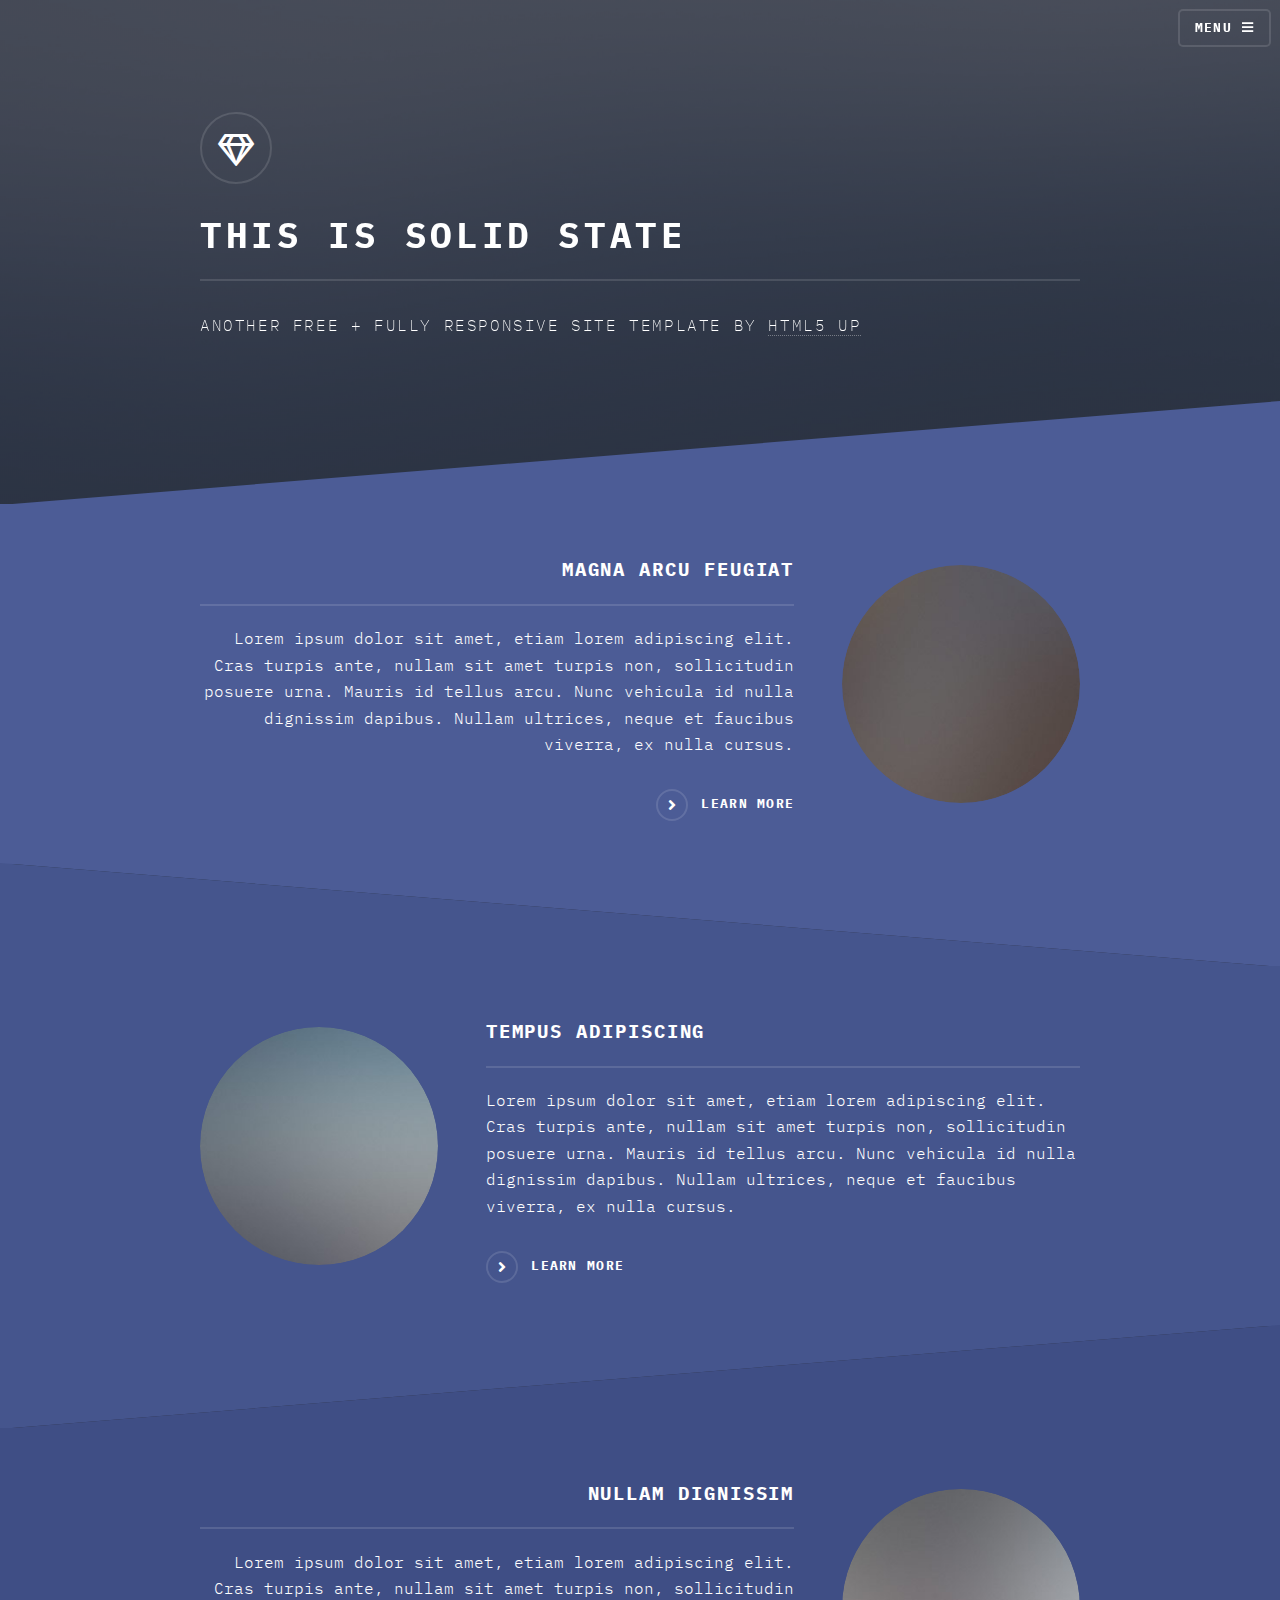
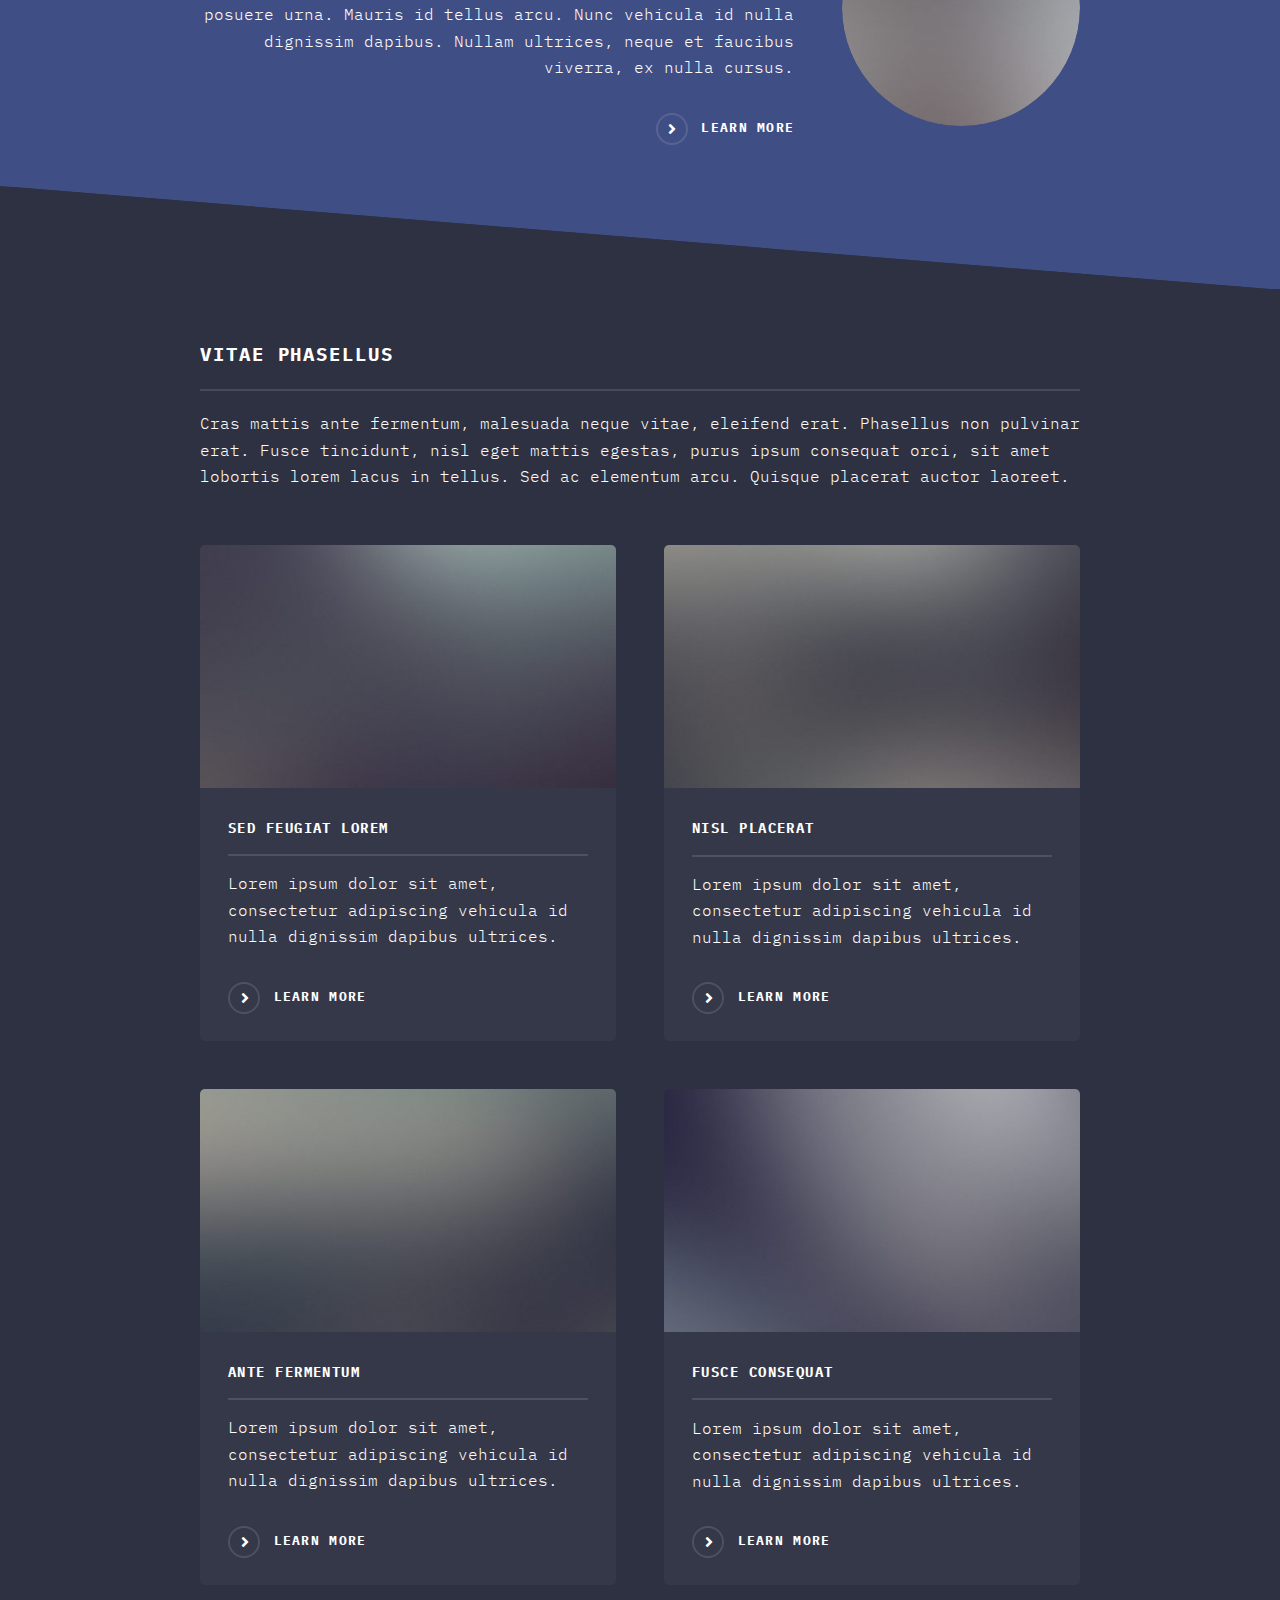
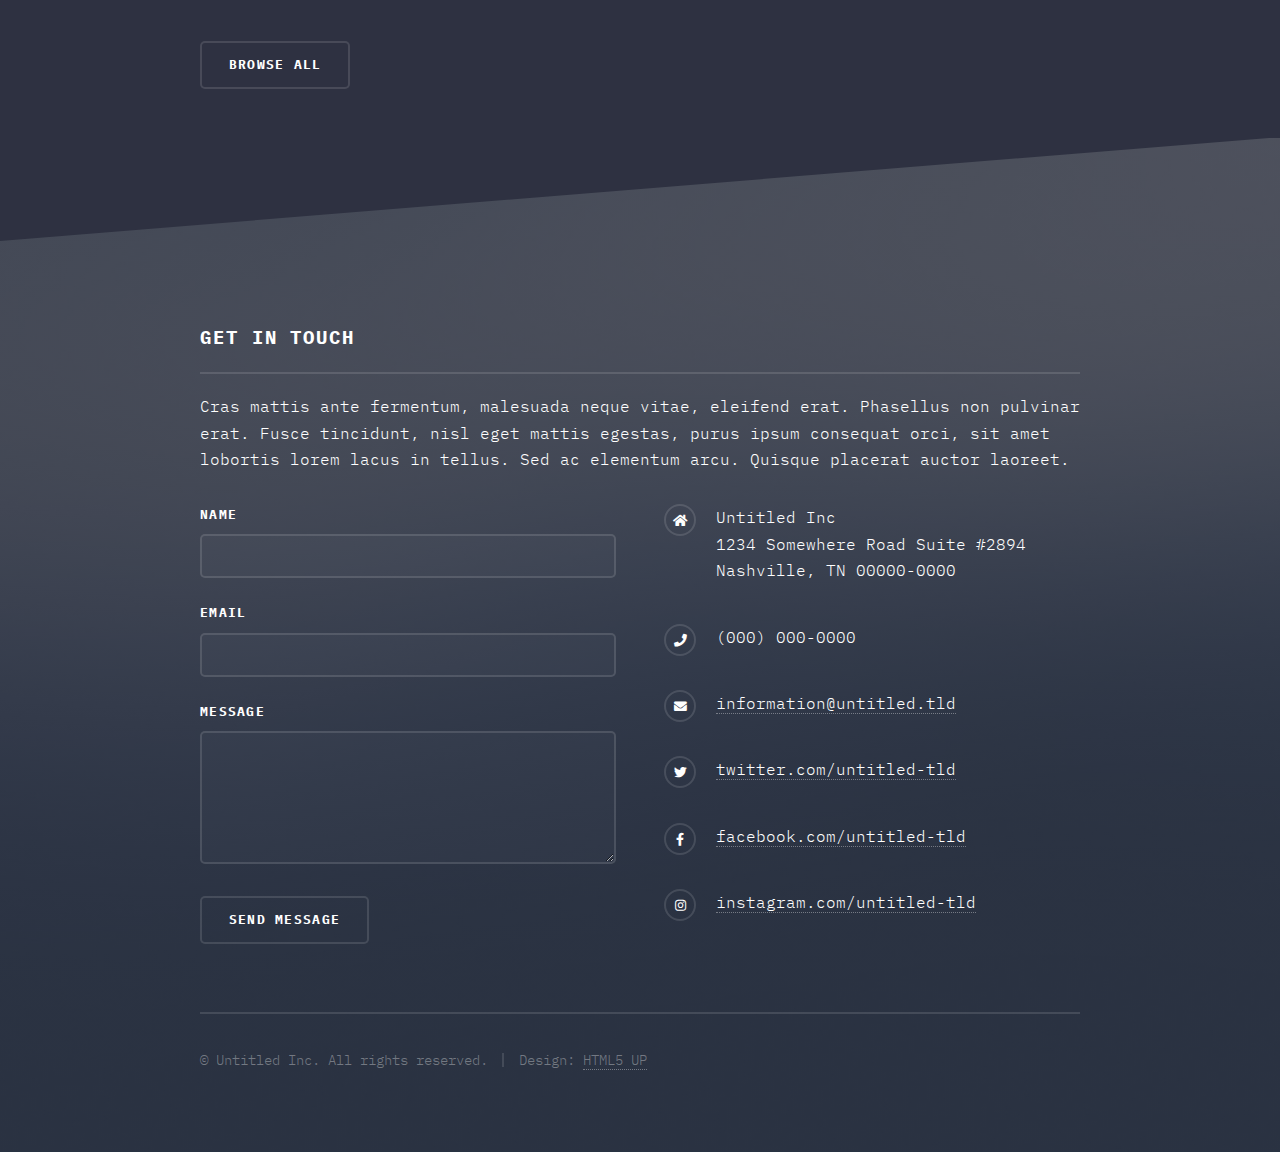
<file: OG_index.html>
<!DOCTYPE HTML>
<!--
	Solid State by HTML5 UP
	html5up.net | @ajlkn
	Free for personal and commercial use under the CCA 3.0 license (html5up.net/license)
-->
<html>
	<head>
		<title>Solid State by HTML5 UP</title>
		<meta charset="utf-8" />
		<meta name="viewport" content="width=device-width, initial-scale=1, user-scalable=no" />
		<link rel="stylesheet" href="assets/css/main.css" />
		<noscript><link rel="stylesheet" href="assets/css/noscript.css" /></noscript>
	</head>
	<body class="is-preload">

		<!-- Page Wrapper -->
			<div id="page-wrapper">

				<!-- Header -->
					<header id="header" class="alt">
						<h1><a href="index.html">Solid State</a></h1>
						<nav>
							<a href="#menu">Menu</a>
						</nav>
					</header>

				<!-- Menu -->
					<nav id="menu">
						<div class="inner">
							<h2>Menu</h2>
							<ul class="links">
								<li><a href="index.html">Home</a></li>
								<li><a href="generic.html">Generic</a></li>
								<li><a href="elements.html">Elements</a></li>
								<li><a href="#">Log In</a></li>
								<li><a href="#">Sign Up</a></li>
							</ul>
							<a href="#" class="close">Close</a>
						</div>
					</nav>

				<!-- Banner -->
					<section id="banner">
						<div class="inner">
							<div class="logo"><span class="icon fa-gem"></span></div>
							<h2>This is Solid State</h2>
							<p>Another free + fully responsive site template by <a href="http://html5up.net">HTML5 UP</a></p>
						</div>
					</section>

				<!-- Wrapper -->
					<section id="wrapper">

						<!-- One -->
							<section id="one" class="wrapper spotlight style1">
								<div class="inner">
									<a href="#" class="image"><img src="images/pic01.jpg" alt="" /></a>
									<div class="content">
										<h2 class="major">Magna arcu feugiat</h2>
										<p>Lorem ipsum dolor sit amet, etiam lorem adipiscing elit. Cras turpis ante, nullam sit amet turpis non, sollicitudin posuere urna. Mauris id tellus arcu. Nunc vehicula id nulla dignissim dapibus. Nullam ultrices, neque et faucibus viverra, ex nulla cursus.</p>
										<a href="#" class="special">Learn more</a>
									</div>
								</div>
							</section>

						<!-- Two -->
							<section id="two" class="wrapper alt spotlight style2">
								<div class="inner">
									<a href="#" class="image"><img src="images/pic02.jpg" alt="" /></a>
									<div class="content">
										<h2 class="major">Tempus adipiscing</h2>
										<p>Lorem ipsum dolor sit amet, etiam lorem adipiscing elit. Cras turpis ante, nullam sit amet turpis non, sollicitudin posuere urna. Mauris id tellus arcu. Nunc vehicula id nulla dignissim dapibus. Nullam ultrices, neque et faucibus viverra, ex nulla cursus.</p>
										<a href="#" class="special">Learn more</a>
									</div>
								</div>
							</section>

						<!-- Three -->
							<section id="three" class="wrapper spotlight style3">
								<div class="inner">
									<a href="#" class="image"><img src="images/pic03.jpg" alt="" /></a>
									<div class="content">
										<h2 class="major">Nullam dignissim</h2>
										<p>Lorem ipsum dolor sit amet, etiam lorem adipiscing elit. Cras turpis ante, nullam sit amet turpis non, sollicitudin posuere urna. Mauris id tellus arcu. Nunc vehicula id nulla dignissim dapibus. Nullam ultrices, neque et faucibus viverra, ex nulla cursus.</p>
										<a href="#" class="special">Learn more</a>
									</div>
								</div>
							</section>

						<!-- Four -->
							<section id="four" class="wrapper alt style1">
								<div class="inner">
									<h2 class="major">Vitae phasellus</h2>
									<p>Cras mattis ante fermentum, malesuada neque vitae, eleifend erat. Phasellus non pulvinar erat. Fusce tincidunt, nisl eget mattis egestas, purus ipsum consequat orci, sit amet lobortis lorem lacus in tellus. Sed ac elementum arcu. Quisque placerat auctor laoreet.</p>
									<section class="features">
										<article>
											<a href="#" class="image"><img src="images/pic04.jpg" alt="" /></a>
											<h3 class="major">Sed feugiat lorem</h3>
											<p>Lorem ipsum dolor sit amet, consectetur adipiscing vehicula id nulla dignissim dapibus ultrices.</p>
											<a href="#" class="special">Learn more</a>
										</article>
										<article>
											<a href="#" class="image"><img src="images/pic05.jpg" alt="" /></a>
											<h3 class="major">Nisl placerat</h3>
											<p>Lorem ipsum dolor sit amet, consectetur adipiscing vehicula id nulla dignissim dapibus ultrices.</p>
											<a href="#" class="special">Learn more</a>
										</article>
										<article>
											<a href="#" class="image"><img src="images/pic06.jpg" alt="" /></a>
											<h3 class="major">Ante fermentum</h3>
											<p>Lorem ipsum dolor sit amet, consectetur adipiscing vehicula id nulla dignissim dapibus ultrices.</p>
											<a href="#" class="special">Learn more</a>
										</article>
										<article>
											<a href="#" class="image"><img src="images/pic07.jpg" alt="" /></a>
											<h3 class="major">Fusce consequat</h3>
											<p>Lorem ipsum dolor sit amet, consectetur adipiscing vehicula id nulla dignissim dapibus ultrices.</p>
											<a href="#" class="special">Learn more</a>
										</article>
									</section>
									<ul class="actions">
										<li><a href="#" class="button">Browse All</a></li>
									</ul>
								</div>
							</section>

					</section>

				<!-- Footer -->
					<section id="footer">
						<div class="inner">
							<h2 class="major">Get in touch</h2>
							<p>Cras mattis ante fermentum, malesuada neque vitae, eleifend erat. Phasellus non pulvinar erat. Fusce tincidunt, nisl eget mattis egestas, purus ipsum consequat orci, sit amet lobortis lorem lacus in tellus. Sed ac elementum arcu. Quisque placerat auctor laoreet.</p>
							<form method="post" action="#">
								<div class="fields">
									<div class="field">
										<label for="name">Name</label>
										<input type="text" name="name" id="name" />
									</div>
									<div class="field">
										<label for="email">Email</label>
										<input type="email" name="email" id="email" />
									</div>
									<div class="field">
										<label for="message">Message</label>
										<textarea name="message" id="message" rows="4"></textarea>
									</div>
								</div>
								<ul class="actions">
									<li><input type="submit" value="Send Message" /></li>
								</ul>
							</form>
							<ul class="contact">
								<li class="icon solid fa-home">
									Untitled Inc<br />
									1234 Somewhere Road Suite #2894<br />
									Nashville, TN 00000-0000
								</li>
								<li class="icon solid fa-phone">(000) 000-0000</li>
								<li class="icon solid fa-envelope"><a href="#">information@untitled.tld</a></li>
								<li class="icon brands fa-twitter"><a href="#">twitter.com/untitled-tld</a></li>
								<li class="icon brands fa-facebook-f"><a href="#">facebook.com/untitled-tld</a></li>
								<li class="icon brands fa-instagram"><a href="#">instagram.com/untitled-tld</a></li>
							</ul>
							<ul class="copyright">
								<li>&copy; Untitled Inc. All rights reserved.</li><li>Design: <a href="http://html5up.net">HTML5 UP</a></li>
							</ul>
						</div>
					</section>

			</div>

		<!-- Scripts -->
			<script src="assets/js/jquery.min.js"></script>
			<script src="assets/js/jquery.scrollex.min.js"></script>
			<script src="assets/js/browser.min.js"></script>
			<script src="assets/js/breakpoints.min.js"></script>
			<script src="assets/js/util.js"></script>
			<script src="assets/js/main.js"></script>

	</body>
</html>
</file>
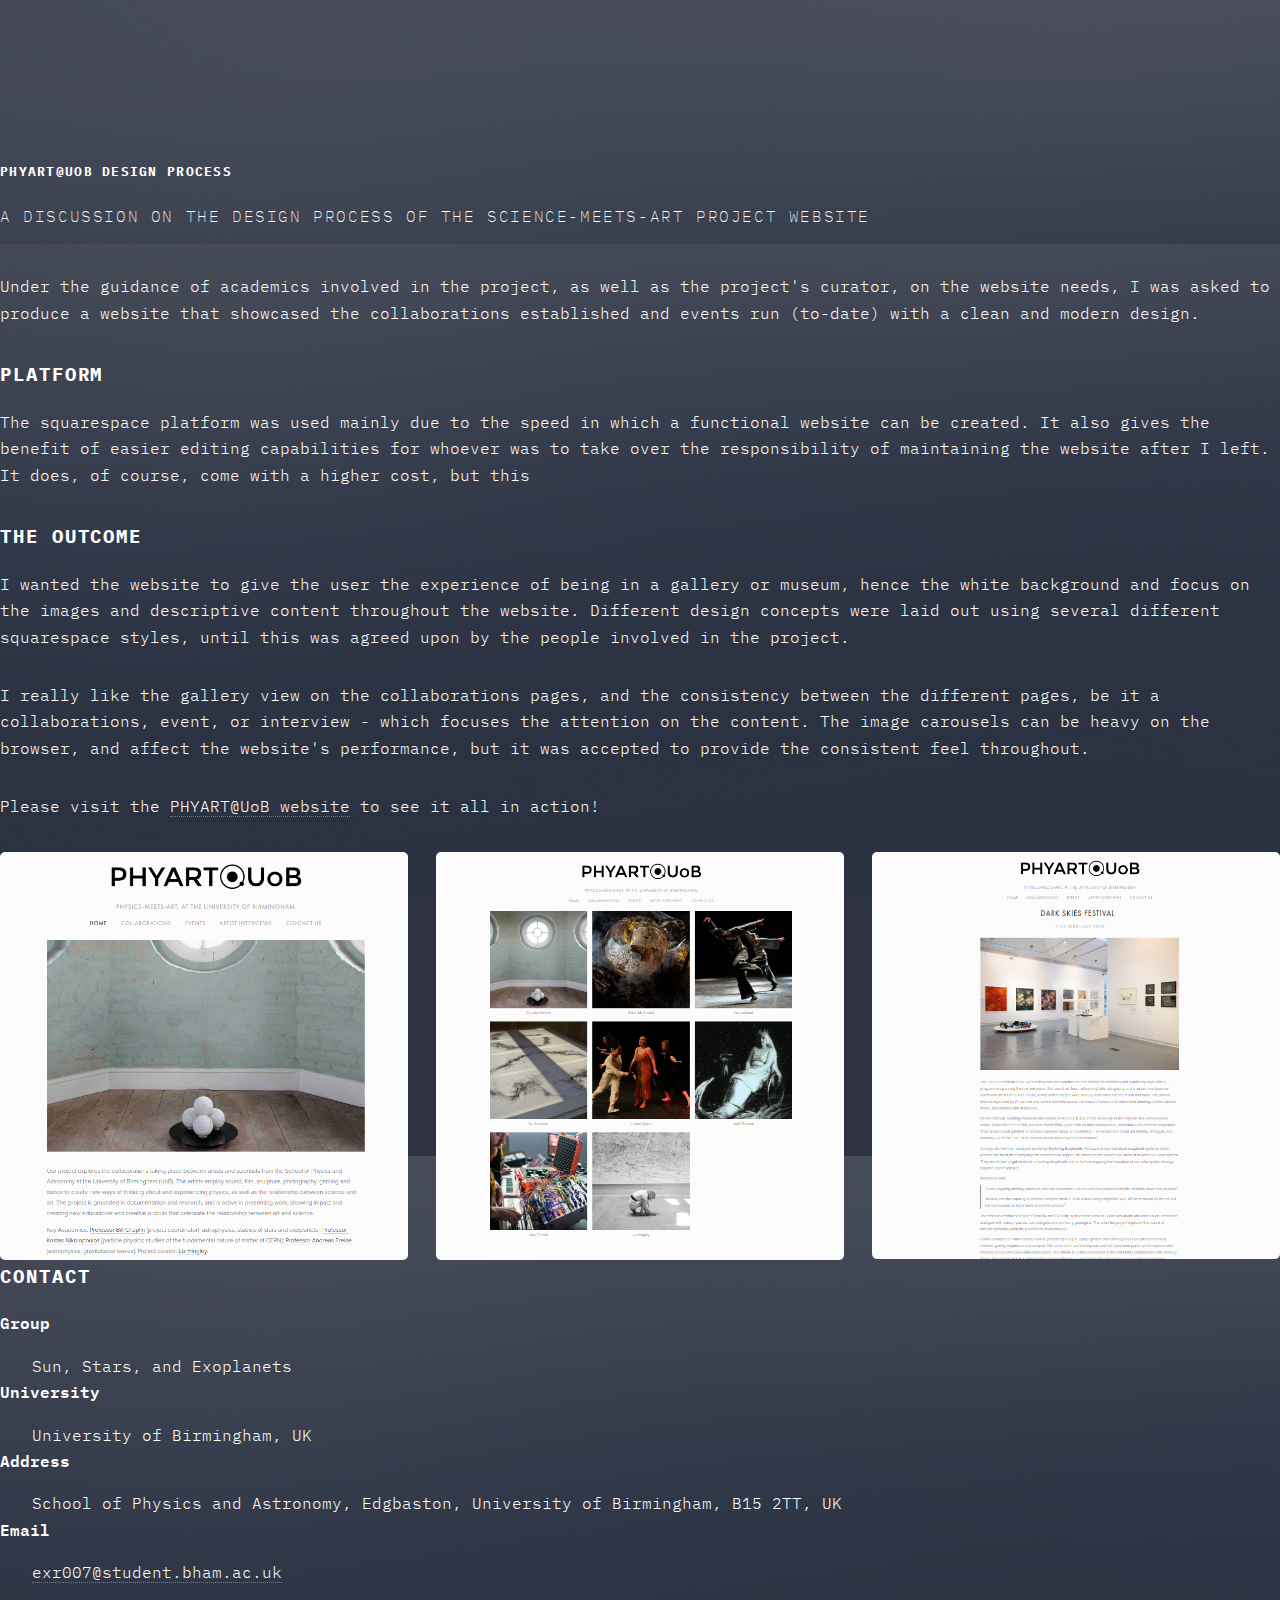
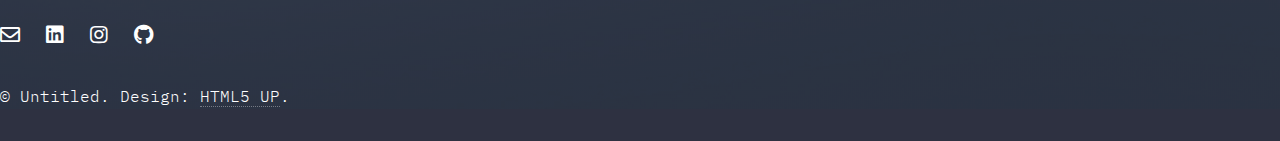
<file: PHYART@UoB.html>
<!DOCTYPE HTML>
<!--
	Stellar by HTML5 UP
	html5up.net | @ajlkn
	Free for personal and commercial use under the CCA 3.0 license (html5up.net/license)
-->
<html lang="en-GB">
	<head>
		<title>PHYART@UoB Design</title>
                <link rel="icon" type="image/svg" href="images/ed_logo_colour.svg"/>
		<meta charset="utf-8" />
		<meta name="description" content="The design process for the PHYART@UoB website, by Eddie Ross.">
		<meta name="viewport" content="width=device-width, initial-scale=1" />
		<link rel="stylesheet" href="assets/css/main.css" />
		<link rel="stylesheet" href="assets/css/academicons.min.css"/>
		<noscript><link rel="stylesheet" href="assets/css/noscript.css" /></noscript>
	</head>
	<body class="is-preload">

		<!-- Wrapper -->
			<div id="wrapper">

				<!-- Header -->
					<header id="header">
						<h1>PHYART@UoB Design Process</h1>
						<p>A discussion on the design process of the science-meets-art project website</p>
					</header>

				<!-- Nav -->
					<nav id="nav">
						<ul>
							<li><a href="index.html">Home</a></li>
							<li><a href="portfolio.html">Portfolio</a></li>
							<li><a href="PHYART@UoB.html" class="active">PHYART@UoB</a></li>
						</ul>
					</nav>

				<!-- Main -->
					<div id="main">

						<!-- Content -->
							<section id="content" class="main">
								<!--  <span class="image main"><img src="images/phyart_home.png" alt="" /></span>  -->
								<h2>The Brief</h2>
								<p>The website was created to quickly provide a location to document the outreach and engagement activities performed between physicists at University of Birmingham and local artists, to be used as a piece of evidence in the researcher excellence framework (REF).</p>
								<p>Under the guidance of academics involved in the project, as well as the project's curator, on the website needs, I was asked to produce a website that showcased the collaborations established and events run (to-date) with a clean and modern design.</p>
					
								<h2>Platform</h2>
								<p>The squarespace platform was used mainly due to the speed in which a functional website can be created. It also gives the benefit of easier editing capabilities for whoever was to take over the responsibility of maintaining the website after I left. It does, of course, come with a higher cost, but this</p>

								<h2>The Outcome</h2>
								<p>I wanted the website to give the user the experience of being in a gallery or museum, hence the white background and focus on the images and descriptive content throughout the website. Different design concepts were laid out using several different squarespace styles, until this was agreed upon by the people involved in the project.</p>
								<p>I really like the gallery view on the collaborations pages, and the consistency between the different pages, be it a collaborations, event, or interview - which focuses the attention on the content. The image carousels can be heavy on the browser, and affect the website's performance, but it was accepted to provide the consistent feel throughout.</p>
								<p>Please visit the <a href=https://www.phyartuob.co.uk/>PHYART@UoB website</a> to see it all in action!</p>


<div class="row gtr-uniform">
												<div class="col-4"><span class="image fit"><img src="images/phyart_home.png" alt="Home page of PHYART@UoB website." /></span></div>
												<div class="col-4"><span class="image fit"><img src="images/phyart_collabs.png" alt="Collaboration pages of PHYART@UoB website, showing the gallery of collaborators." /></span></div>
												<div class="col-4"><span class="image fit"><img src="images/phyart_events.png" alt="An example event page, showing the consistent page design." /></span></div>

							</section>

					</div>

				<!-- Footer -->
					<footer id="footer">
						<section>
							<h2>Contact</h2>
							<dl class="alt">
								<dt>Group</dt>
								<dd>Sun, Stars, and Exoplanets</dd>
								<dt>University</dt>
								<dd>University of Birmingham, UK</dd>
								<dt>Address</dt>
								<dd>School of Physics and Astronomy, Edgbaston, University of Birmingham, B15 2TT, UK</dd>
								<dt>Email</dt>
								<dd><a href="mailto:  exr007@student.bham.ac.uk">exr007@student.bham.ac.uk</a></dd>
							</dl>
							<ul class="icons">
								<li><a class="icon" href="mailto:  exr007@student.bham.ac.uk"> <i class="icon fa-envelope alt" aria-hidden="true"></i><span class="visible-hidden">Email Me</span></a></li> 
								<li><a class="icon" href="https://linkedin.com/in/eddie-ross/"> <i class="icon brands fa-linkedin alt" aria-hidden="true"></i><span class="visible-hidden">LinkedIn Profile</span></a></li>
								<li><a class="icon" href="https://www.instagram.com/eddddraws/"> <i class="icon brands fa-instagram alt" aria-hidden="true"></i><span class="visible-hidden">Instagram Profile</span></a></li>
								<li><a class="icon" href="https://github.com/exr007"> <i class="icon brands fa-github alt" aria-hidden="true"></i><span class="visible-hidden">GitHub Profile</span></a></li>
								<li><a class="icon" href="https://www.researchgate.net/profile/Eddie_Ross4"> <i class="icon ai ai-researchgate alt" aria-hidden="true"></i><span class="visible-hidden">Research Gate Profile</span></a></li>
								<li><a class="icon" href="https://orcid.org/0000-0003-4437-7910"> <i class="icon ai ai-orcid alt" aria-hidden="true"></i><span class="visible-hidden">ORCID Profile</span></a></li>
							</ul>
						</section>
						<p class="copyright">&copy; Untitled. Design: <a href="https://html5up.net">HTML5 UP</a>.</p>
					</footer>

			</div>

		<!-- Scripts -->
			<script src="assets/js/jquery.min.js"></script>
			<script src="assets/js/jquery.scrollex.min.js"></script>
			<script src="assets/js/jquery.scrolly.min.js"></script>
			<script src="assets/js/browser.min.js"></script>
			<script src="assets/js/breakpoints.min.js"></script>
			<script src="assets/js/util.js"></script>
			<script src="assets/js/main.js"></script>

	</body>
</html>
</file>
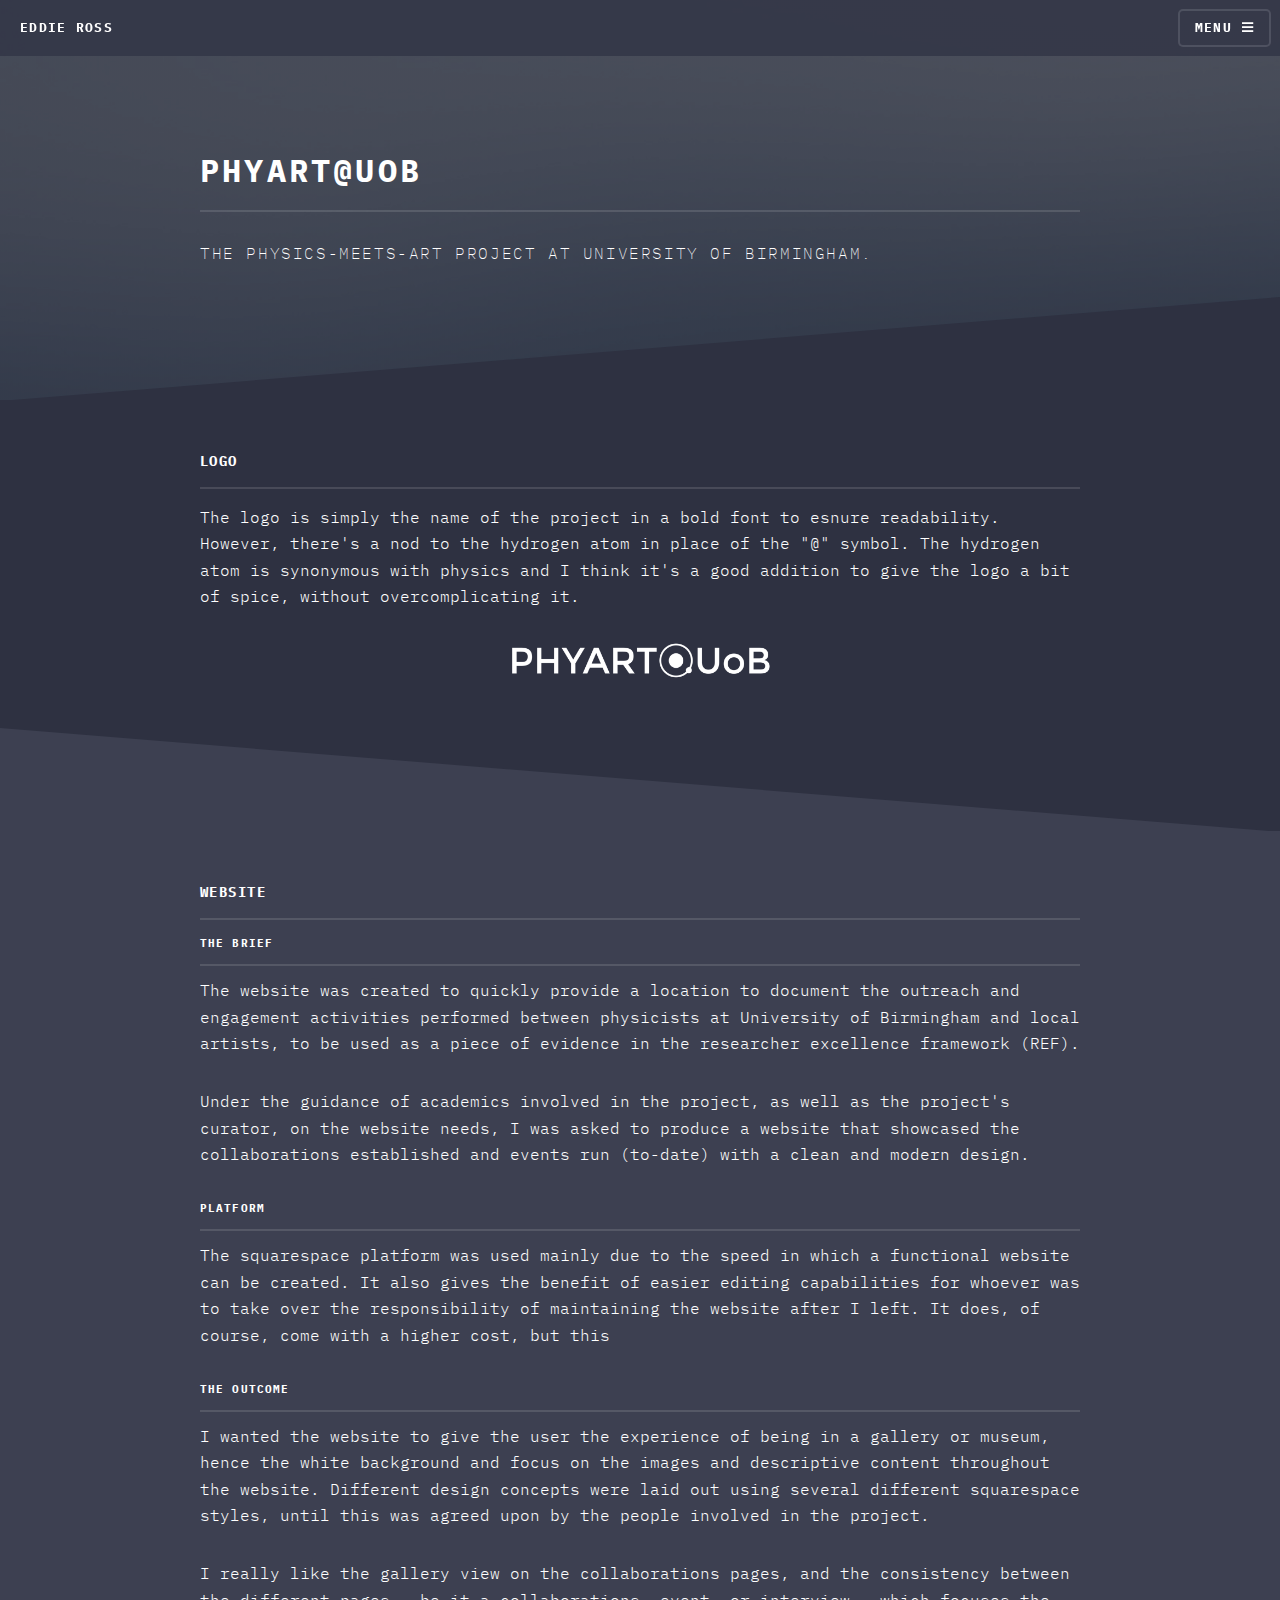
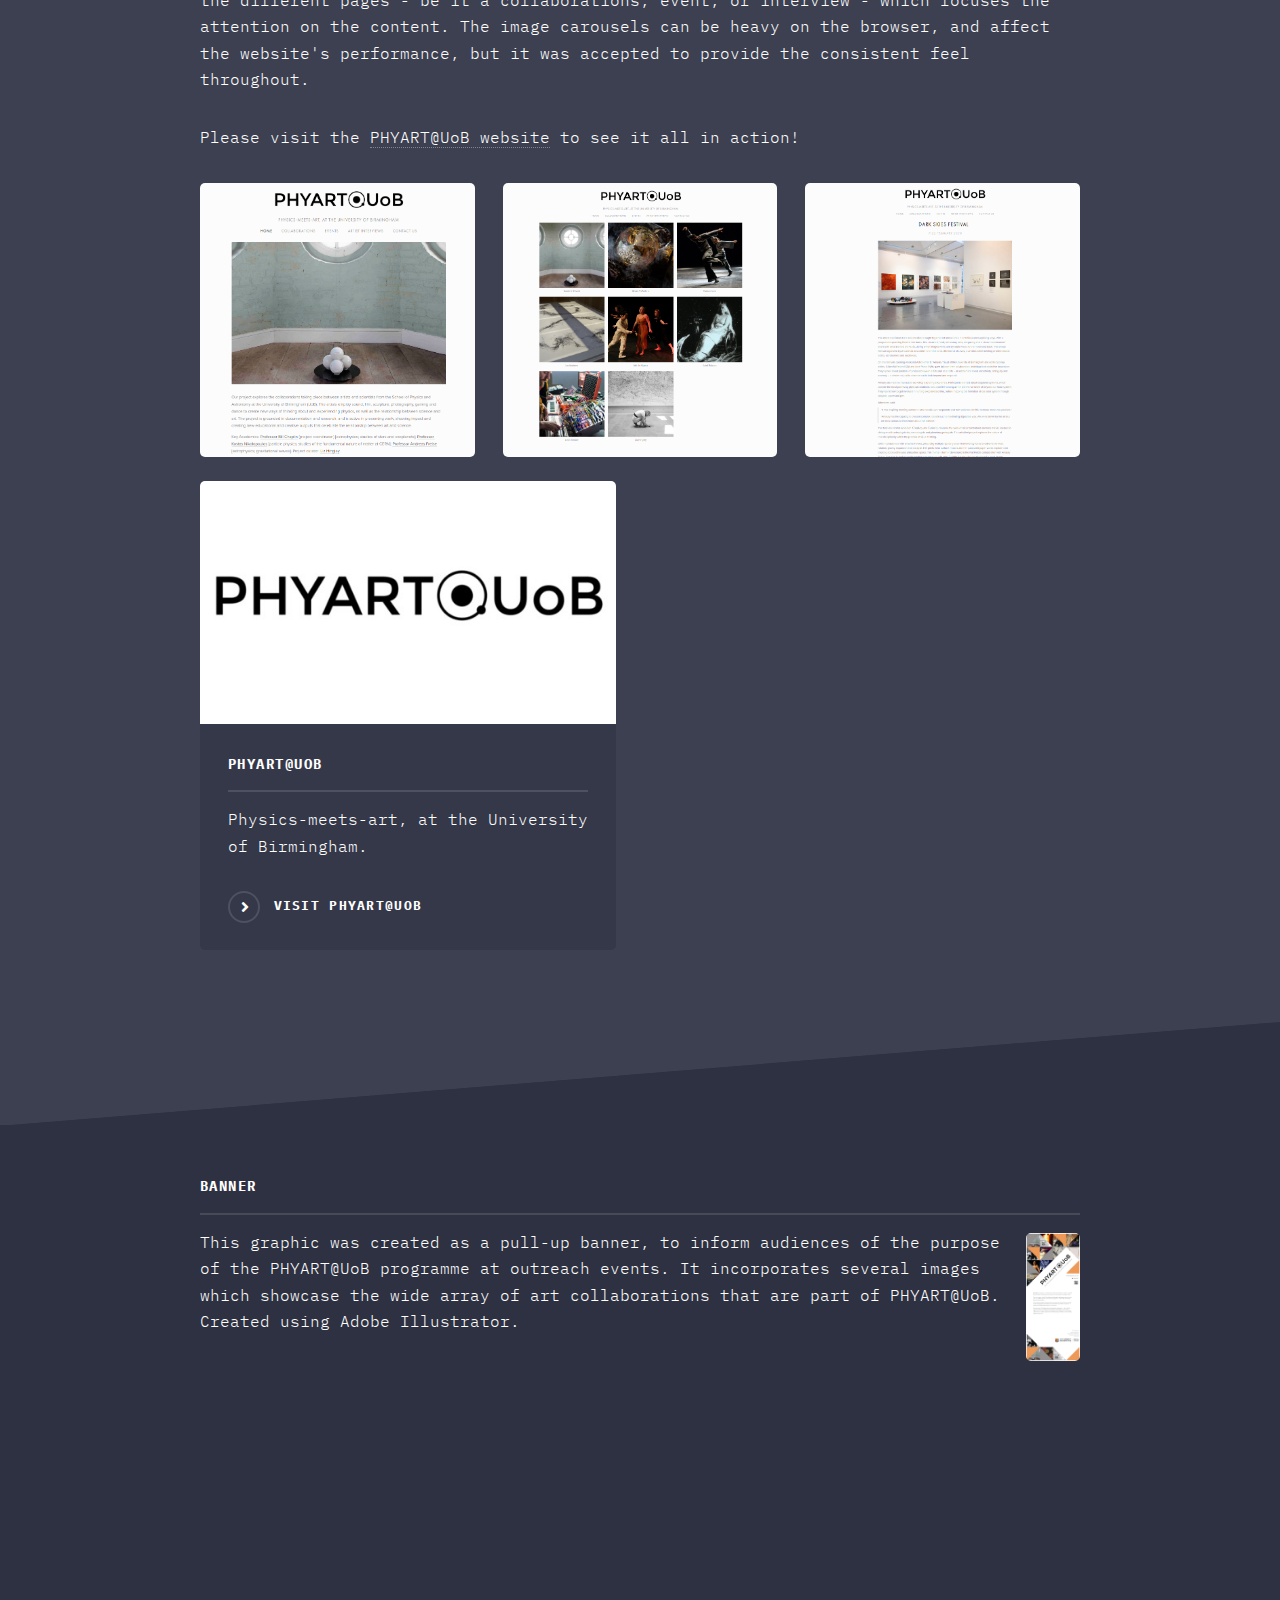
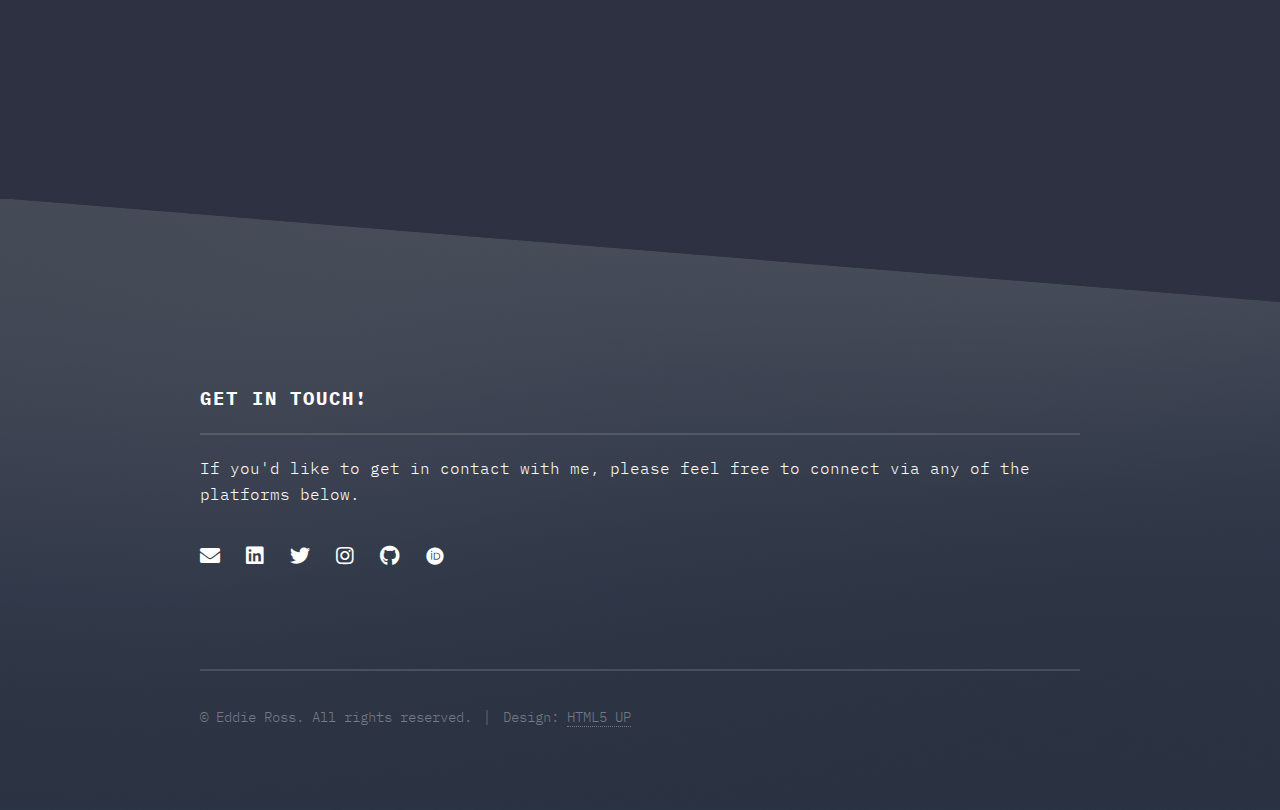
<file: phyart_uob.html>
<!DOCTYPE HTML>
<!--
	Solid State by HTML5 UP
	html5up.net | @ajlkn
	Free for personal and commercial use under the CCA 3.0 license (html5up.net/license)
-->
<html>
	<head>
		<title>PHYART@UoB</title>
		<link rel="icon" type="image/svg" href="images/ed_logo_colour.svg"/>
		<meta charset="utf-8" />
		<meta name="viewport" content="width=device-width, initial-scale=1, user-scalable=no" />
		<link rel="stylesheet" href="assets/css/main.css" />
		<noscript><link rel="stylesheet" href="assets/css/noscript.css" /></noscript>
	</head>
	<body class="is-preload">

		<!-- Page Wrapper -->
			<div id="page-wrapper">

				<!-- Header -->
					<header id="header">
						<h1><a href="index.html">EDDIE ROSS</a></h1>
						<nav>
							<a href="#menu">Menu</a>
						</nav>
					</header>

				<!-- Menu -->
					<nav id="menu">
						<div class="inner">
							<h2>Menu</h2>
							<ul class="links">
								<li><a href="index.html">Home</a></li>
								<li><a href="portfolio.html">Portfolio</a></li>
								<li><a href="publications.html">Publications</a></li>
							</ul>
							<a href="#" class="close">Close</a>
						</div>
					</nav>

				<!-- Wrapper -->
					<section id="wrapper">
						<header>
							<div class="inner">
								<h2>PHYART@UoB</h2>
								<p>The physics-meets-art project at University of Birmingham.</p>
							</div>
						</header>



						<!-- Content -->
							<div class="wrapper">
								<div class="inner">

									<h3 class="major">Logo</h3>
									<p>The logo is simply the name of the project in a bold font to esnure readability. However, there's a nod to the hydrogen atom in place of the "@" symbol. The hydrogen atom is synonymous with physics and I think it's a good addition to give the logo a bit of spice, without overcomplicating it.</p>

									<div class="box alt">
											<div class="row gtr-uniform">
												<div class="col-4"> </div>
												<div class="col-4"><span class="image fit"><img src="images/phyartuob_logo_w.png" alt="White PHYART@UoB logo" /></span></div>
												<div class="col-4"> </div>
									</div>
									

								</div>
							</div>


						<!-- Content -->
							<div class="alt wrapper style3">
								<div class="inner">

									<h3 class="major">Website</h3>
									<h4 class="major">The Brief</h4>
									<p>The website was created to quickly provide a location to document the outreach and engagement activities performed between physicists at University of Birmingham and local artists, to be used as a piece of evidence in the researcher excellence framework (REF).</p>

									<p>Under the guidance of academics involved in the project, as well as the project's curator, on the website needs, I was asked to produce a website that showcased the collaborations established and events run (to-date) with a clean and modern design.</p>


									<h4 class="major">Platform</h4>
									<p>The squarespace platform was used mainly due to the speed in which a functional website can be created. It also gives the benefit of easier editing capabilities for whoever was to take over the responsibility of maintaining the website after I left. It does, of course, come with a higher cost, but this</p>


									<h4 class="major">The Outcome</h4>
									<p>I wanted the website to give the user the experience of being in a gallery or museum, hence the white background and focus on the images and descriptive content throughout the website. Different design concepts were laid out using several different squarespace styles, until this was agreed upon by the people involved in the project.</p>
									<p>I really like the gallery view on the collaborations pages, and the consistency between the different pages - be it a collaborations, event, or interview - which focuses the attention on the content. The image carousels can be heavy on the browser, and affect the website's performance, but it was accepted to provide the consistent feel throughout.</p>
									<p>Please visit the <a href=https://www.phyartuob.co.uk/>PHYART@UoB website</a> to see it all in action!</p>



									<div class="row gtr-uniform">
										<div class="col-4"><span class="image fit"><img src="images/phyart_home.png" alt="Home page of PHYART@UoB website." /></span></div>
										<div class="col-4"><span class="image fit"><img src="images/phyart_collabs.png" alt="Collaboration pages of PHYART@UoB website, showing the gallery of collaborators." /></span></div>
										<div class="col-4"><span class="image fit"><img src="images/phyart_events.png" alt="An example event page, showing the consistent page design." /></span></div>

									</div>


									<section class="features">
										<article>
											<a href="https://www.phyartuob.co.uk/" class="image"><img src="images/phyart_w.jpg" alt="" /></a>
											<h3 class="major">PHYART@UoB</h3>
											<p>Physics-meets-art, at the University of Birmingham.</p>
											<a href="https://www.phyartuob.co.uk/" class="special">Visit PHYART@UoB</a>
										</article>
										
									</section>


								</div>
							</div>



<!-- Content -->
							<div class="wrapper">
								<div class="inner">

									<h3 class="major">Banner</h3>
									<p style="margin-bottom:28em;"><span class="image right"><a href="images/phyartuob_banner.png"><img src="images/phyartuob_banner_10pc.png" alt="Pull-up banner used to adverstie the PHYART@UoB project" /></a></span>This graphic was created as a pull-up banner, to inform audiences of the purpose of the PHYART@UoB programme at outreach events. It incorporates several images which showcase the wide array of art collaborations that are part of PHYART@UoB. Created using Adobe Illustrator.  </p>

								</div>
							</div>


					</section>

				<!-- Footer -->
					<section id="footer">
						<div class="inner">
							<h2 class="major">Get in touch!</h2>
							<p>If you'd like to get in contact with me, please feel free to connect via any of the platforms below.</p>
							
							<ul class="icons">
								<li><a href="mailto: eddie.ross.1000@gmail.com" class="icon solid fa-envelope"><span class="label">E-Mail</span></a></li>
								<li><a href="https://www.linkedin.com/in/eddie-ross/" class="icon brands fa-linkedin"><span class="label">LinkedIn</span></a></li>
								<li><a href="https://twitter.com/eddddraws" class="icon brands fa-twitter"><span class="label">Twitter</span></a></li>
								<li><a href="https://www.instagram.com/eddddraws/" class="icon brands fa-instagram"><span class="label">Instagram</span></a></li>
								<li><a href="https://github.com/exr007" class="icon brands fa-github"><span class="label">Github</span></a></li>
								<li><a href="https://orcid.org/0000-0003-4437-7910" class="icon aics ai-orcid"><span class="label">ORCID</span></a></li>
							</ul>

							<ul class="copyright">
								<li>&copy; Eddie Ross. All rights reserved.</li><li>Design: <a href="http://html5up.net">HTML5 UP</a></li>
							</ul>
						</div>
					</section>

			</div>

		<!-- Scripts -->
			<script src="assets/js/jquery.min.js"></script>
			<script src="assets/js/jquery.scrollex.min.js"></script>
			<script src="assets/js/browser.min.js"></script>
			<script src="assets/js/breakpoints.min.js"></script>
			<script src="assets/js/util.js"></script>
			<script src="assets/js/main.js"></script>

	</body>
</html>
</file>
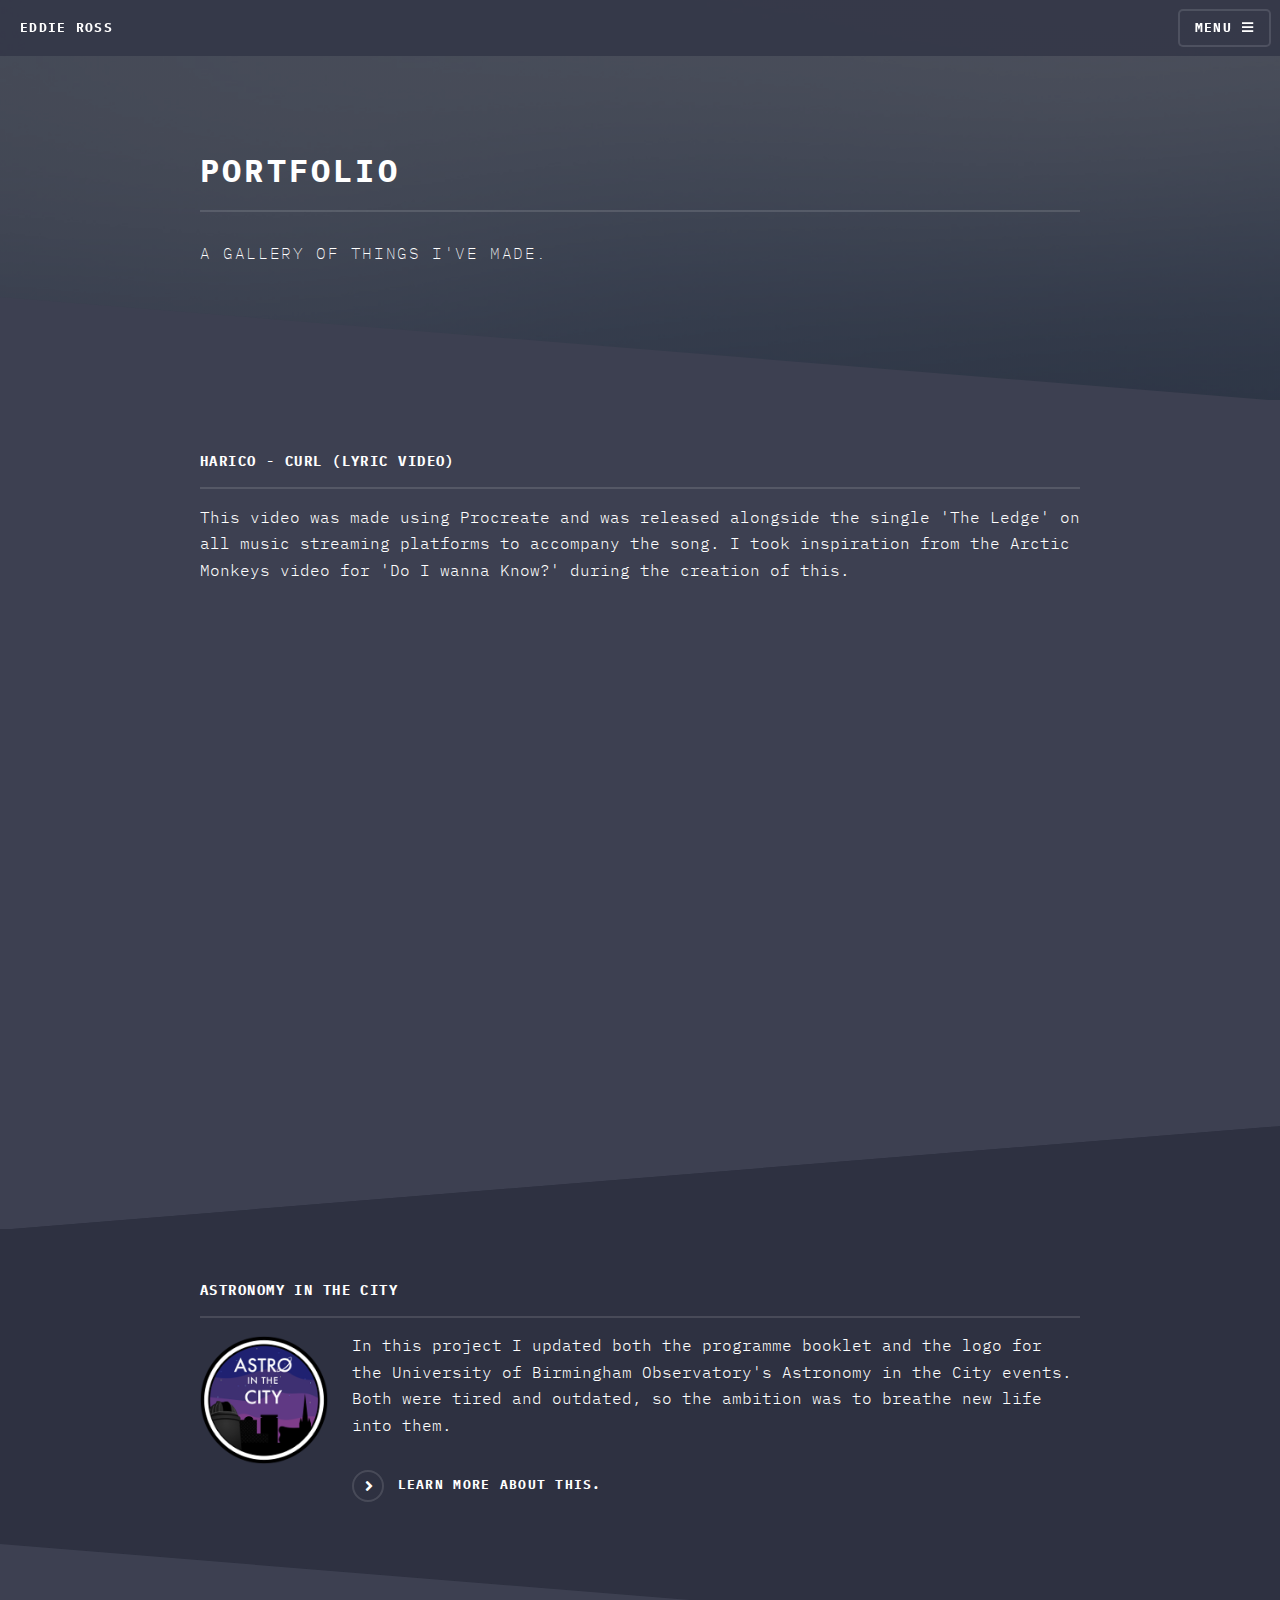
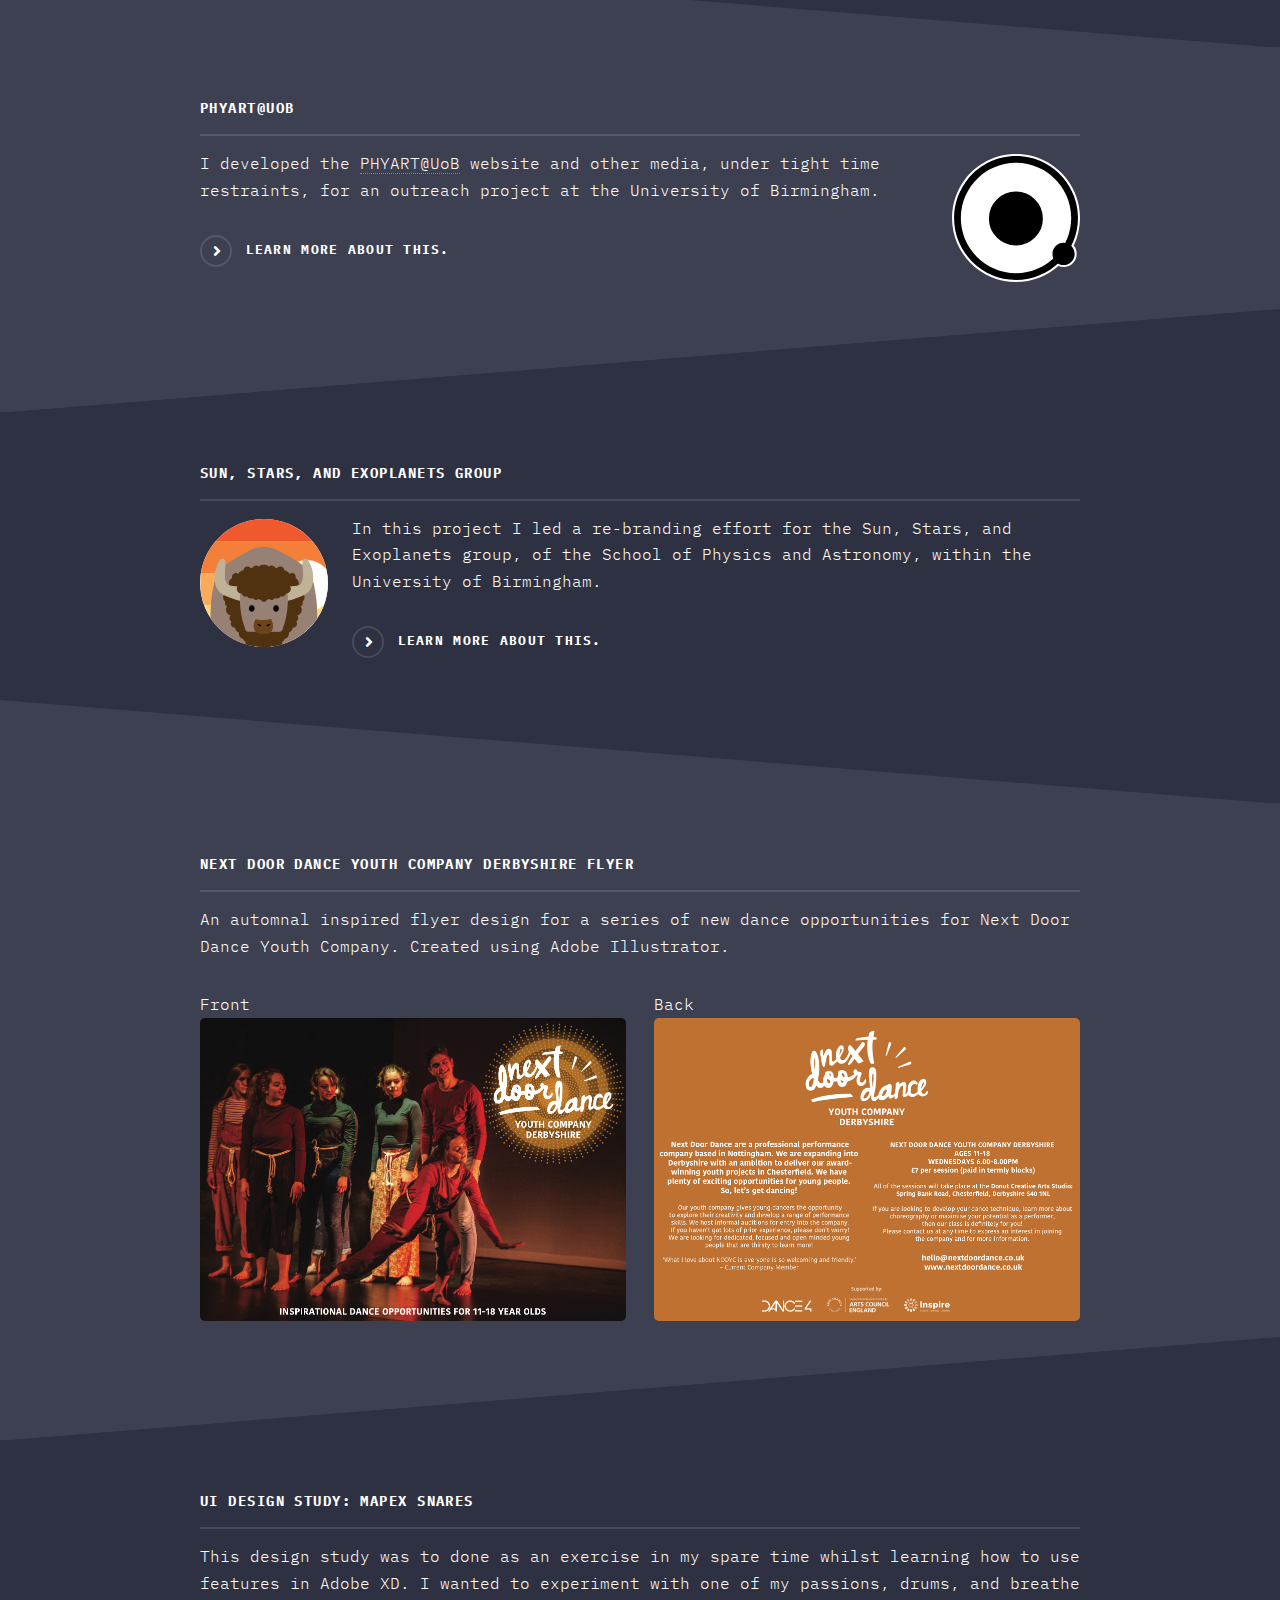
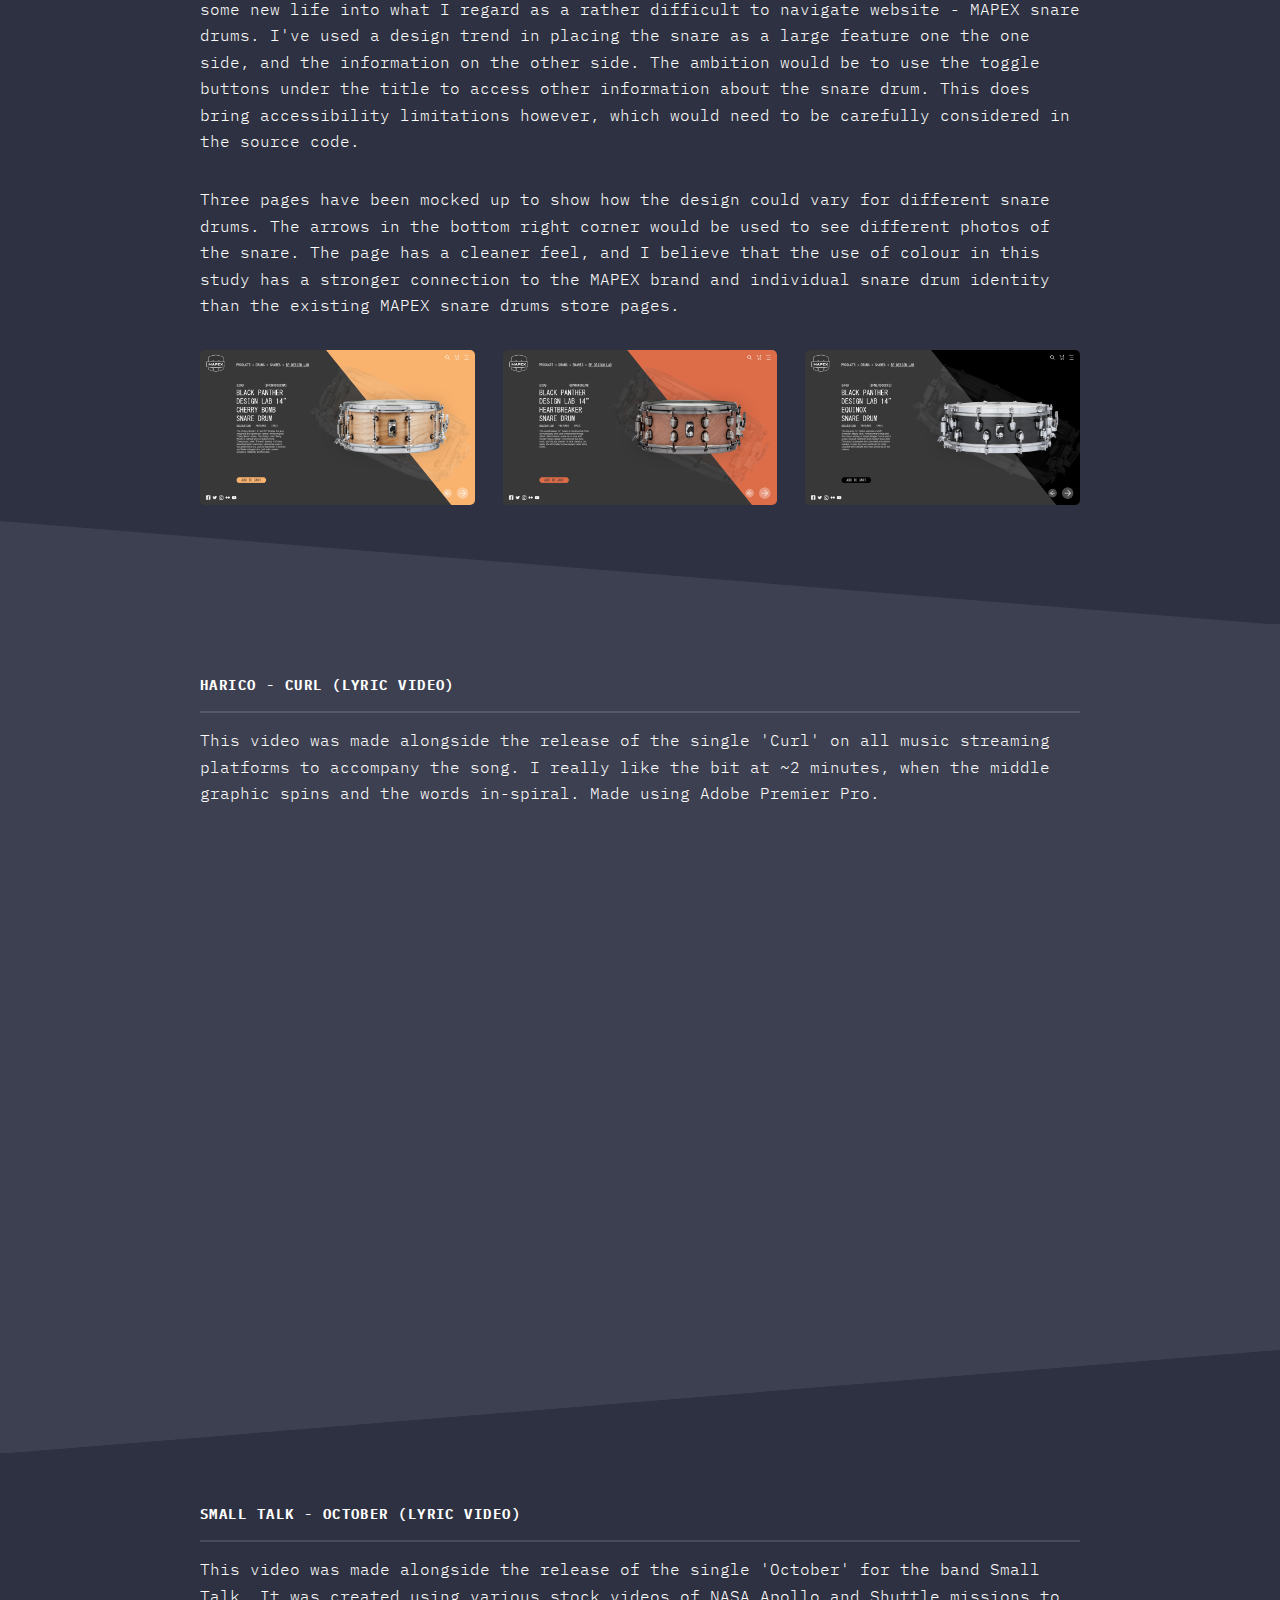
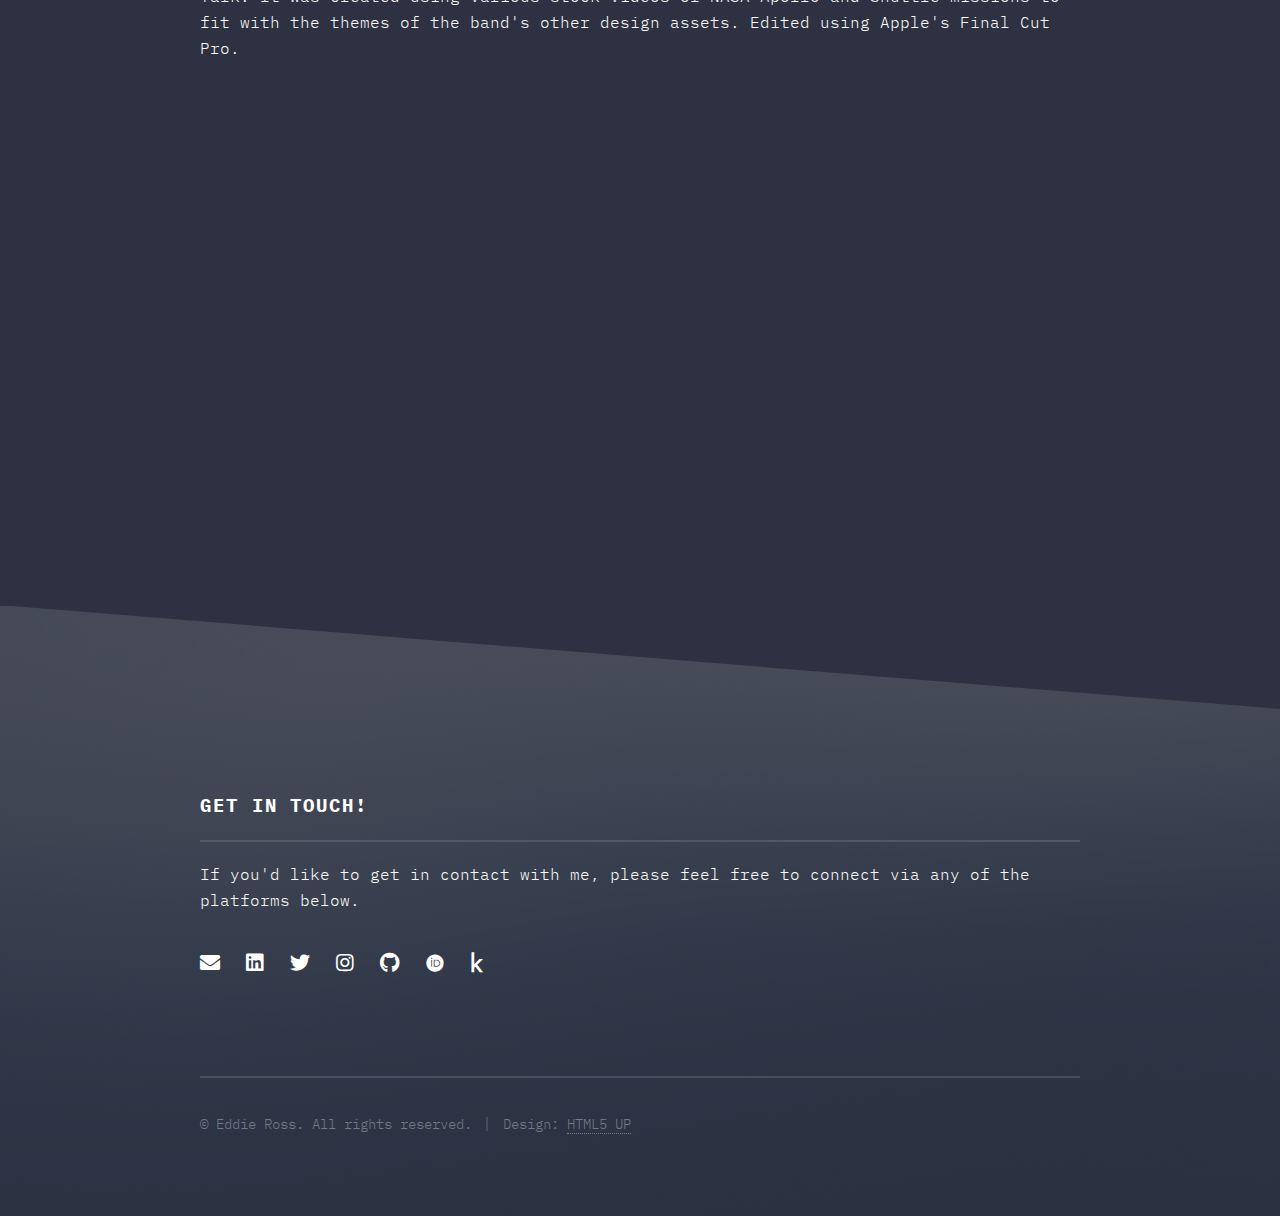
<file: portfolio.html>
<!DOCTYPE HTML>
<!--
	Solid State by HTML5 UP
	html5up.net | @ajlkn
	Free for personal and commercial use under the CCA 3.0 license (html5up.net/license)
-->
<html>
	<head>
		<title>Portfolio</title>
		<link rel="icon" type="image/svg" href="images/ed_logo_colour.svg"/>
		<meta charset="utf-8" />
		<meta name="viewport" content="width=device-width, initial-scale=1, user-scalable=no" />
		<link rel="stylesheet" href="assets/css/main.css" />
		<noscript><link rel="stylesheet" href="assets/css/noscript.css" /></noscript>
	</head>
	<body class="is-preload">

		<!-- Page Wrapper -->
			<div id="page-wrapper">

				<!-- Header -->
					<header id="header">
						<h1><a href="index.html">EDDIE ROSS</a></h1>
						<nav>
							<a href="#menu">Menu</a>
						</nav>
					</header>

				<!-- Menu -->
					<nav id="menu">
						<div class="inner">
							<h2>Menu</h2>
							<ul class="links">
								<li><a href="index.html">Home</a></li>
								<li><a href="portfolio.html">Portfolio</a></li>
								<li><a href="publications.html">Publications</a></li>
							</ul>
							<a href="#" class="close">Close</a>
						</div>
					</nav>

				<!-- Wrapper -->
					<section id="wrapper">
						<header>
							<div class="inner">
								<h2>Portfolio</h2>
								<p>A gallery of things I've made.</p>
							</div>
						</header>

						<!-- Content -->
							<div id="harico_ledge" class="alt wrapper style3">
								<div class="inner">
									<h3 class="major">Harico - Curl (Lyric Video)</h3>
									<p>This video was made using Procreate and was released alongside the single 'The Ledge' on all music streaming platforms to accompany the song. I took inspiration from the Arctic Monkeys video for 'Do I wanna Know?' during the creation of this.</p>
									<div class='embed-container'><iframe title="Harico - The Ledge" src='https://www.youtube.com/embed/FRAtKfaP72I' frameborder='0' allow="accelerometer; autoplay; encrypted-media; gyroscope; picture-in-picture" allowfullscreen></iframe></div>

								</div>
							</div>
							
							<div id="aitc" class="wrapper">
								<div class="inner">
									<h3 class="major">Astronomy in the City</h3>
									<p><span class="image left"><a href="uob_aitc.html"><img src="images/astro_city_logo.png" alt="" /></a></span>In this project I updated both the programme booklet and the logo for the University of Birmingham Observatory's Astronomy in the City events. Both were tired and outdated, so the ambition was to breathe new life into them.</p>

									<a href="uob_aitc.html" class="special">Learn more about this.</a>



								</div>
							</div>



							<div id="phyart_website" class="alt wrapper style3">
								<div class="inner">

									<h3 class="major">PHYART@UoB</h3>
									<p><span class="image right"><a href="phyart_uob.html"><img src="images/phyart_icon.svg" alt="" /></a></span>I developed the <a href="https://www.phyartuob.co.uk/">PHYART@UoB</a> website and other media, under tight time restraints, for an outreach project at the University of Birmingham.</p>

									<a href="phyart_uob.html" class="special">Learn more about this.</a>

								</div>
							</div>



							<div id="sse_sasp" class="wrapper">
								<div class="inner">
									<h3 class="major">Sun, Stars, and Exoplanets Group</h3>
									<p><span class="image left"><a href="uob_sse_sasp.html"><img src="images/bison_bison_sunset_2021.svg" alt="" /></a></span>In this project I led a re-branding effort for the Sun, Stars, and Exoplanets group, of the School of Physics and Astronomy, within the University of Birmingham.</p>

									<a href="uob_sse_sasp.html" class="special">Learn more about this.</a>



								</div>
							</div>




							<div id="ndd" class="alt wrapper style3">
								<div class="inner">

									<h3 class="major">Next Door Dance Youth Company Derbyshire Flyer</h3>
									<p>An automnal inspired flyer design for a series of new dance opportunities for Next Door Dance Youth Company. Created using Adobe Illustrator.</p>

									<div class="row gtr-uniform">
										<div class="col-6"><div class="caption">Front</div><span class="image fit"><a href="images/NDD_f.png"><img src="images/NDD_f_small.png" alt="Flyer front, designed by Eddie Ross for Next Door Dance" /></a></span></div>
										<div class="col-6"><div class="caption">Back</div><span class="image fit"><a href="images/NDD_b.png"><img src="images/NDD_b_small.png" alt="Flyer back, designed by Eddie Ross for Next Door Dance" /></a></span></div>
									</div>

								</div>
							</div>





							<div id="mapex" class="wrapper">
								<div class="inner">

									<h3 class="major">UI Design Study: MAPEX Snares</h3>
									<p>This design study was to done as an exercise in my spare time whilst learning how to use features in Adobe XD. I wanted to experiment with one of my passions, drums, and breathe some new life into what I regard as a rather difficult to navigate website - MAPEX snare drums. I've used a design trend in placing the snare as a large feature one the one side, and the information on the other side. The ambition would be to use the toggle buttons under the title to access other information about the snare drum. This does bring accessibility limitations however, which would need to be carefully considered in the source code.</p>

									<p>Three pages have been mocked up to show how the design could vary for different snare drums. The arrows in the bottom right corner would be used to see different photos of the snare. The page has a cleaner feel, and I believe that the use of colour in this study has a stronger connection to the MAPEX brand and individual snare drum identity than the existing MAPEX snare drums store pages.</p>

									<div class="row gtr-uniform">
												<div class="col-4"><span class="image fit"><a href="images/BPCW4600CNW – 1.png"><img src="images/BPCW4600CNW – 1.png" alt="Eddie Ross UI design study for MAPEX Black Panther Snare Drums" /></a></span></div>
												<div class="col-4"><span class="image fit"><a href="images/BPMH460LNW – 1.png"><img src="images/BPMH460LNW – 1.png" alt="Eddie Ross UI design study for MAPEX Black Panther Snare Drums" /></a></span></div>
												<div class="col-4"><span class="image fit"><a href="images/BPML4500CFB – 1.png"><img src="images/BPML4500CFB – 1.png" alt="Eddie Ross UI design study for MAPEX Black Panther Snare Drums" /></a></span></div>

									</div>

								</div>
							</div>





							<div id="harico_curl" class="alt wrapper style3">
								<div class="inner">
									<h3 class="major">Harico - Curl (Lyric Video)</h3>
									<p>This video was made alongside the release of the single 'Curl' on all music streaming platforms to accompany the song. I really like the bit at ~2 minutes, when the middle graphic spins and the words in-spiral. Made using Adobe Premier Pro.</p>
									<div class='embed-container'><iframe title="Harico - Curl (Lyric Video)" src='https://www.youtube.com/embed/EYQ7oLl4kJM' frameborder='0' allow="accelerometer; autoplay; encrypted-media; gyroscope; picture-in-picture" allowfullscreen></iframe></div>

								</div>
							</div>



							<div id="small_talk_october" class="wrapper">
								<div class="inner">

									<h3 class="major">Small Talk - October (Lyric Video)</h3>
									<p>This video was made alongside the release of the single 'October' for the band Small Talk. It was created using various stock videos of NASA Apollo and Shuttle missions to fit with the themes of the band's other design assets. Edited using Apple's Final Cut Pro.</p>
									<div class='embed-container'><iframe title="Small Talk - October (Lyric Video)" width="560" height="315" src="https://www.youtube.com/embed/R-bR97x4LiQ" frameborder="0" allow="accelerometer; autoplay; encrypted-media; gyroscope; picture-in-picture" allowfullscreen></iframe></div>


								</div>
							</div>



					</section>

				<!-- Footer -->
					<section id="footer">
						<div class="inner">
							<h2 class="major">Get in touch!</h2>
							<p>If you'd like to get in contact with me, please feel free to connect via any of the platforms below.</p>
							
							<ul class="icons">
								<li><a href="mailto: eddie.ross.1000@gmail.com" class="icon solid fa-envelope"><span class="label">E-Mail</span></a></li>
								<li><a href="https://www.linkedin.com/in/eddie-ross/" class="icon brands fa-linkedin"><span class="label">LinkedIn</span></a></li>
								<li><a href="https://twitter.com/eddddraws" class="icon brands fa-twitter"><span class="label">Twitter</span></a></li>
								<li><a href="https://www.instagram.com/eddddraws/" class="icon brands fa-instagram"><span class="label">Instagram</span></a></li>
								<li><a href="https://github.com/exr007" class="icon brands fa-github"><span class="label">Github</span></a></li>
								<li><a href="https://orcid.org/0000-0003-4437-7910" class="icon aics ai-orcid"><span class="label">ORCID</span></a></li>
								<li><a href="https://www.kaggle.com/eddieross" class="icon brands fa-kaggle"><span class="label">Kaggle</span></a></li>
							</ul>

							<ul class="copyright">
								<li>&copy; Eddie Ross. All rights reserved.</li><li>Design: <a href="http://html5up.net">HTML5 UP</a></li>
							</ul>
						</div>
					</section>

			</div>

		<!-- Scripts -->
			<script src="assets/js/jquery.min.js"></script>
			<script src="assets/js/jquery.scrollex.min.js"></script>
			<script src="assets/js/browser.min.js"></script>
			<script src="assets/js/breakpoints.min.js"></script>
			<script src="assets/js/util.js"></script>
			<script src="assets/js/main.js"></script>

	</body>
</html>
</file>
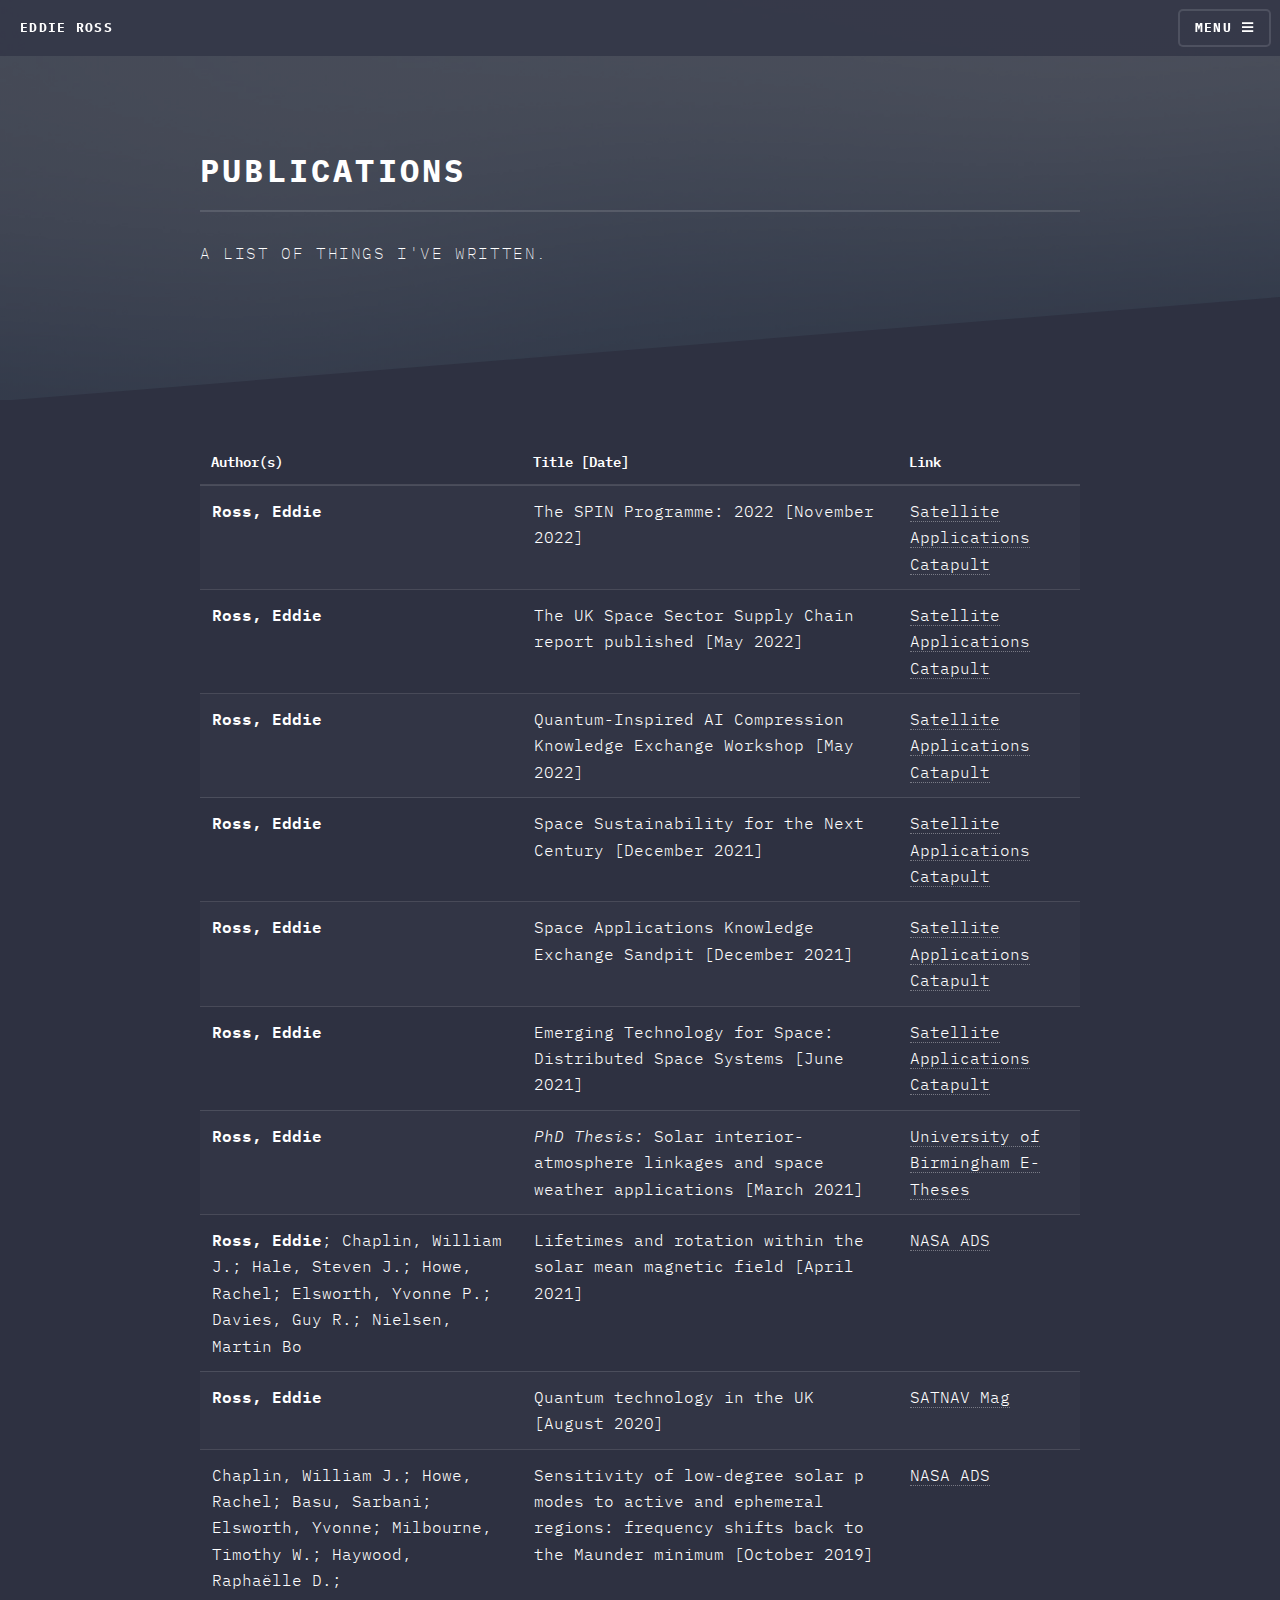
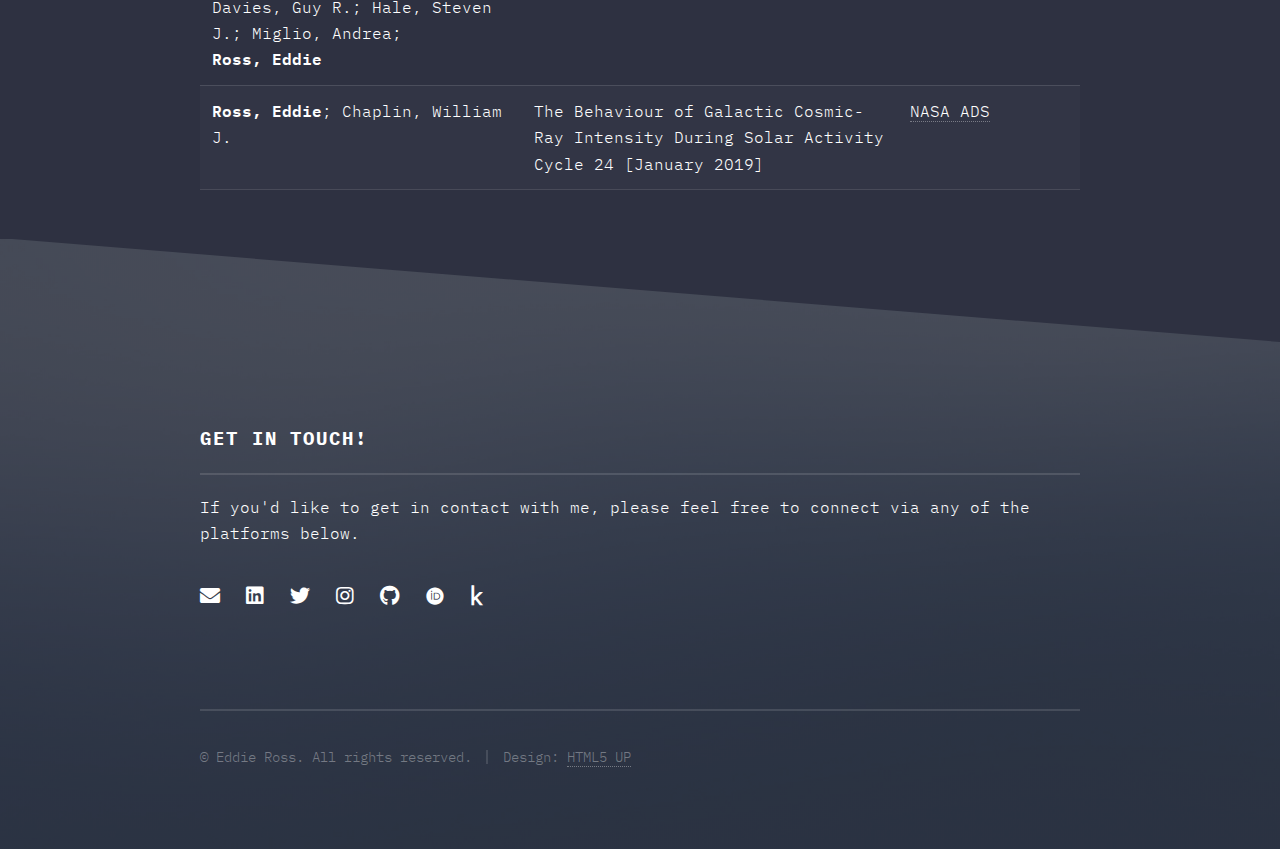
<file: publications.html>
<!DOCTYPE HTML>
<!--
	Solid State by HTML5 UP
	html5up.net | @ajlkn
	Free for personal and commercial use under the CCA 3.0 license (html5up.net/license)
-->
<html>
	<head>
		<title>Publications</title>
		<link rel="icon" type="image/svg" href="images/ed_logo_colour.svg"/>
		<meta charset="utf-8" />
		<meta name="viewport" content="width=device-width, initial-scale=1, user-scalable=no" />
		<link rel="stylesheet" href="assets/css/main.css" />
		<noscript><link rel="stylesheet" href="assets/css/noscript.css" /></noscript>
	</head>
	<body class="is-preload">

		<!-- Page Wrapper -->
			<div id="page-wrapper">

				<!-- Header -->
					<header id="header">
						<h1><a href="index.html">EDDIE ROSS</a></h1>
						<nav>
							<a href="#menu">Menu</a>
						</nav>
					</header>

				<!-- Menu -->
					<nav id="menu">
						<div class="inner">
							<h2>Menu</h2>
							<ul class="links">
								<li><a href="index.html">Home</a></li>
								<li><a href="portfolio.html">Portfolio</a></li>
								<li><a href="publications.html">Publications</a></li>
							</ul>
							<a href="#" class="close">Close</a>
						</div>
					</nav>

				<!-- Wrapper -->
					<section id="wrapper">
						<header>
							<div class="inner">
								<h2>Publications</h2>
								<p>A list of things I've written.</p>
							</div>
						</header>

						<!-- Content -->
							<div id="aitc" class="wrapper">
								<div class="inner">

										<div class="table-wrapper">
											<table>
												<thead>
													<tr>
														<th>Author(s)</th>
														<th>Title [Date]</th>
														<th>Link</th>
													</tr>
												</thead>
												<tbody>
													<tr>
														<td><b>Ross, Eddie</b></td>
														<td>The SPIN Programme: 2022 [November 2022]</td>
														<td><a href="https://sa.catapult.org.uk/blogs/spin-programme-2022/">Satellite Applications Catapult</a></td>
													</tr>
													
													<tr>
														<td><b>Ross, Eddie</b></td>
														<td>The UK Space Sector Supply Chain report published [May 2022]</td>
														<td><a href="https://sa.catapult.org.uk/blogs/the-uk-space-sector-supply-chain-report-published/">Satellite Applications Catapult</a></td>
													</tr>

													<tr>
														<td><b>Ross, Eddie</b></td>
														<td>Quantum-Inspired AI Compression Knowledge Exchange Workshop [May 2022]</td>
														<td><a href="https://sa.catapult.org.uk/blogs/quantum-inspired-ai-compression-knowledge-exchange-workshop/">Satellite Applications Catapult</a></td>
													</tr>

													<tr>
														<td><b>Ross, Eddie</b></td>
														<td>Space Sustainability for the Next Century [December 2021]</td>
														<td><a href="https://sa.catapult.org.uk/blogs/space-sustainability-for-the-next-century/">Satellite Applications Catapult</a></td>
													</tr>

													<tr>
														<td><b>Ross, Eddie</b></td>
														<td>Space Applications Knowledge Exchange Sandpit [December 2021]</td>
														<td><a href="https://sa.catapult.org.uk/blogs/space-applications-knowledge-exchange-sandpit/">Satellite Applications Catapult</a></td>
													</tr>

													<tr>
														<td><b>Ross, Eddie</b></td>
														<td>Emerging Technology for Space: Distributed Space Systems [June 2021]</td>
														<td><a href="https://sa.catapult.org.uk/blogs/emerging-technology-for-space-distributed-space-systems/">Satellite Applications Catapult</a></td>
													</tr>

													<tr>
														<td><b>Ross, Eddie</b></td>
														<td><i>PhD Thesis:</i> Solar interior-atmosphere linkages and space weather applications [March 2021]</td>
														<td><a href="http://etheses.bham.ac.uk/id/eprint/11733">University of Birmingham E-Theses</a></td>
													</tr>
													
													<tr>
														<td><b>Ross, Eddie</b>; Chaplin, William J.; Hale, Steven J.; Howe, Rachel; Elsworth, Yvonne P.; Davies, Guy R.; Nielsen, Martin Bo</td>
														<td>Lifetimes and rotation within the solar mean magnetic field [April 2021]</td>
														<td><a href="https://ui.adsabs.harvard.edu/abs/2021MNRAS.502.5603R/abstract">NASA ADS</a></td>
													</tr>


													<tr>
														<td><b>Ross, Eddie</b></td>
														<td>Quantum technology in the UK [August 2020]</td>
														<td><a href="https://www.satnavmag.com/post/quantum-technology-in-the-uk">SATNAV Mag</a></td>
													</tr>


													<tr>
														<td>Chaplin, William J.; Howe, Rachel; Basu, Sarbani; <br> Elsworth, Yvonne; Milbourne, Timothy W.; Haywood, Raphaëlle D.; <br> Davies, Guy R.; Hale, Steven J.; Miglio, Andrea; <br> <b>Ross, Eddie</B></td>
														<td>Sensitivity of low-degree solar p modes to active and ephemeral regions: frequency shifts back to the Maunder minimum [October 2019]</td>
														<td><a href="https://ui.adsabs.harvard.edu/abs/2019MNRAS.489L..86C/abstract">NASA ADS</a></td>
													</tr>

													<tr>
														<td><b>Ross, Eddie</b>; Chaplin, William J.</td>
														<td>The Behaviour of Galactic Cosmic-Ray Intensity During Solar Activity Cycle 24 [January 2019]</td>
														<td><a href="https://ui.adsabs.harvard.edu/abs/2019SoPh..294....8R/abstract">NASA ADS</a></td>
													</tr>
													
												</tbody>
												<tfoot>

											</table>
										</div>

								</div>
							</div>



							



					</section>

				<!-- Footer -->
					<section id="footer">
						<div class="inner">
							<h2 class="major">Get in touch!</h2>
							<p>If you'd like to get in contact with me, please feel free to connect via any of the platforms below.</p>
							
							<ul class="icons">
								<li><a href="mailto: eddie.ross.1000@gmail.com" class="icon solid fa-envelope"><span class="label">E-Mail</span></a></li>
								<li><a href="https://www.linkedin.com/in/eddie-ross/" class="icon brands fa-linkedin"><span class="label">LinkedIn</span></a></li>
								<li><a href="https://twitter.com/eddddraws" class="icon brands fa-twitter"><span class="label">Twitter</span></a></li>
								<li><a href="https://www.instagram.com/eddddraws/" class="icon brands fa-instagram"><span class="label">Instagram</span></a></li>
								<li><a href="https://github.com/exr007" class="icon brands fa-github"><span class="label">Github</span></a></li>
								<li><a href="https://orcid.org/0000-0003-4437-7910" class="icon aics ai-orcid"><span class="label">ORCID</span></a></li>
								<li><a href="https://www.kaggle.com/eddieross" class="icon brands fa-kaggle"><span class="label">Kaggle</span></a></li>
							</ul>

							<ul class="copyright">
								<li>&copy; Eddie Ross. All rights reserved.</li><li>Design: <a href="http://html5up.net">HTML5 UP</a></li>
							</ul>
						</div>
					</section>

			</div>

		<!-- Scripts -->
			<script src="assets/js/jquery.min.js"></script>
			<script src="assets/js/jquery.scrollex.min.js"></script>
			<script src="assets/js/browser.min.js"></script>
			<script src="assets/js/breakpoints.min.js"></script>
			<script src="assets/js/util.js"></script>
			<script src="assets/js/main.js"></script>

	</body>
</html>
</file>
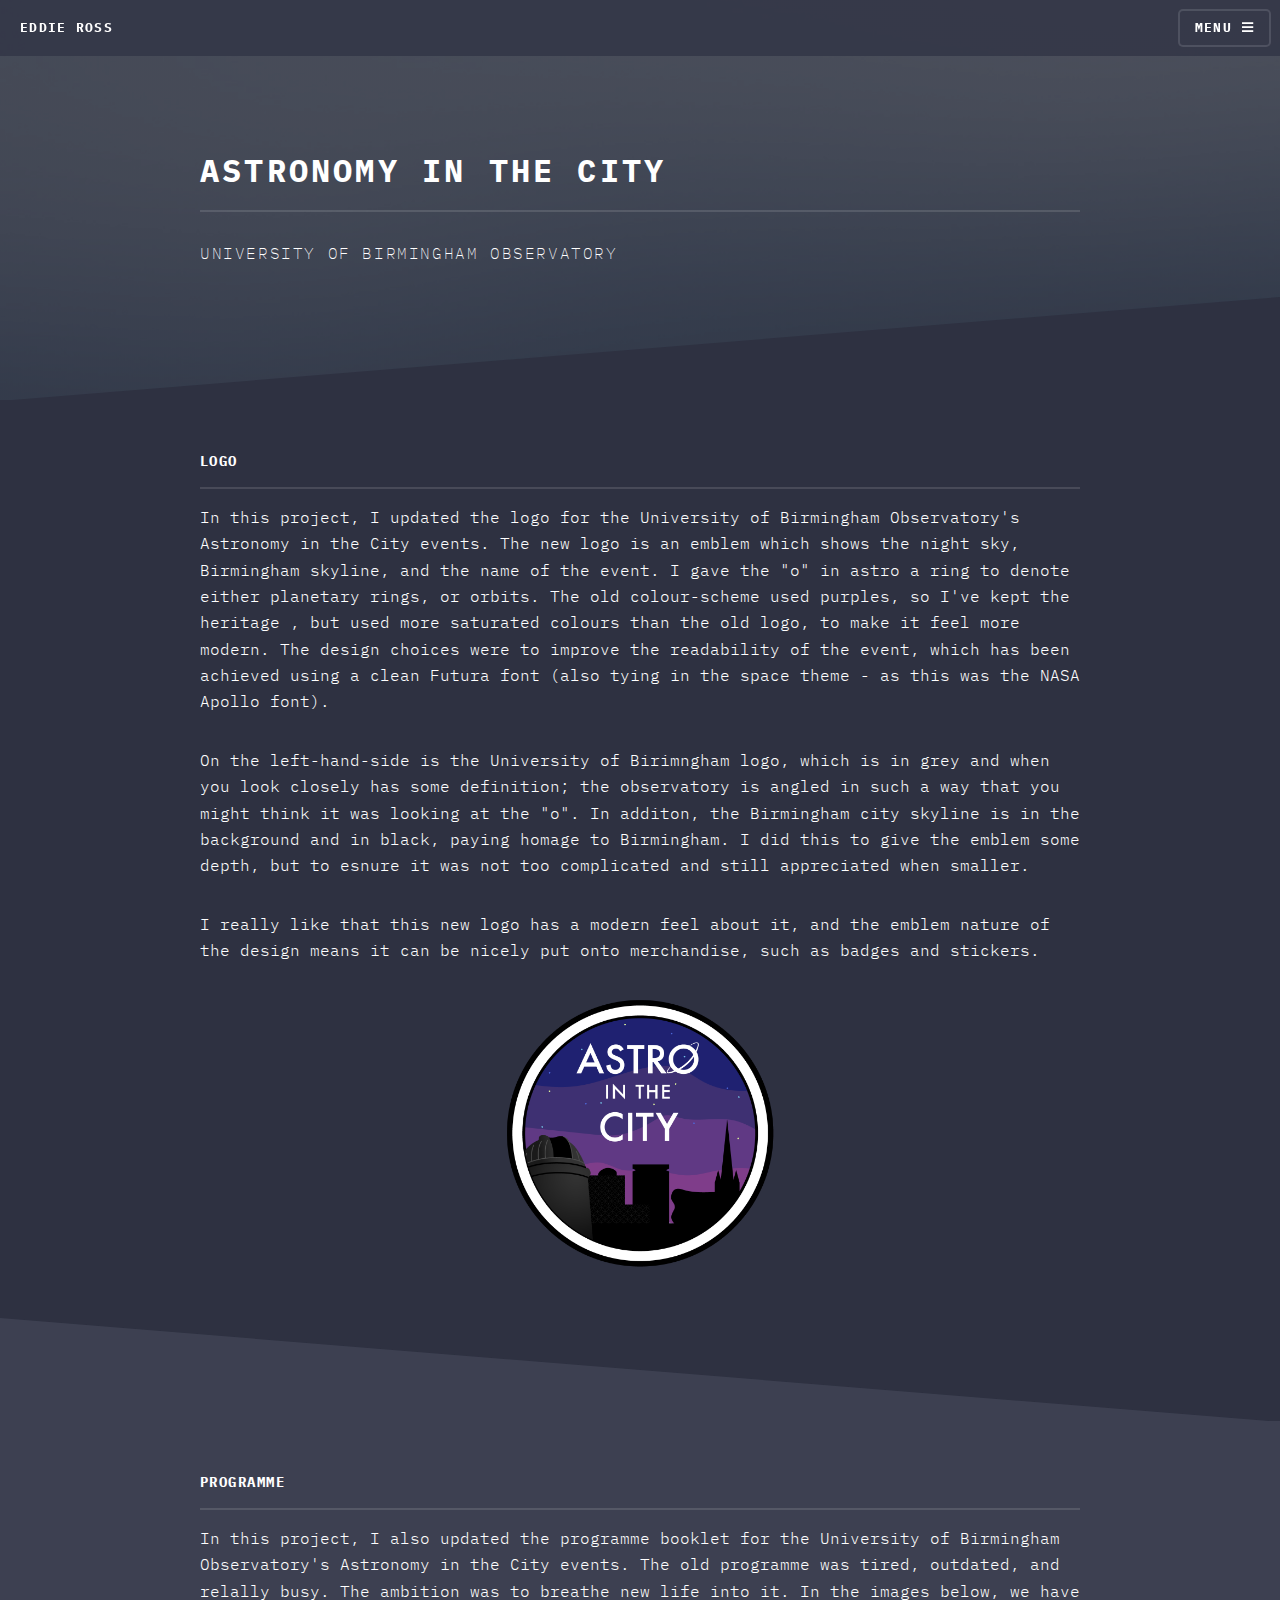
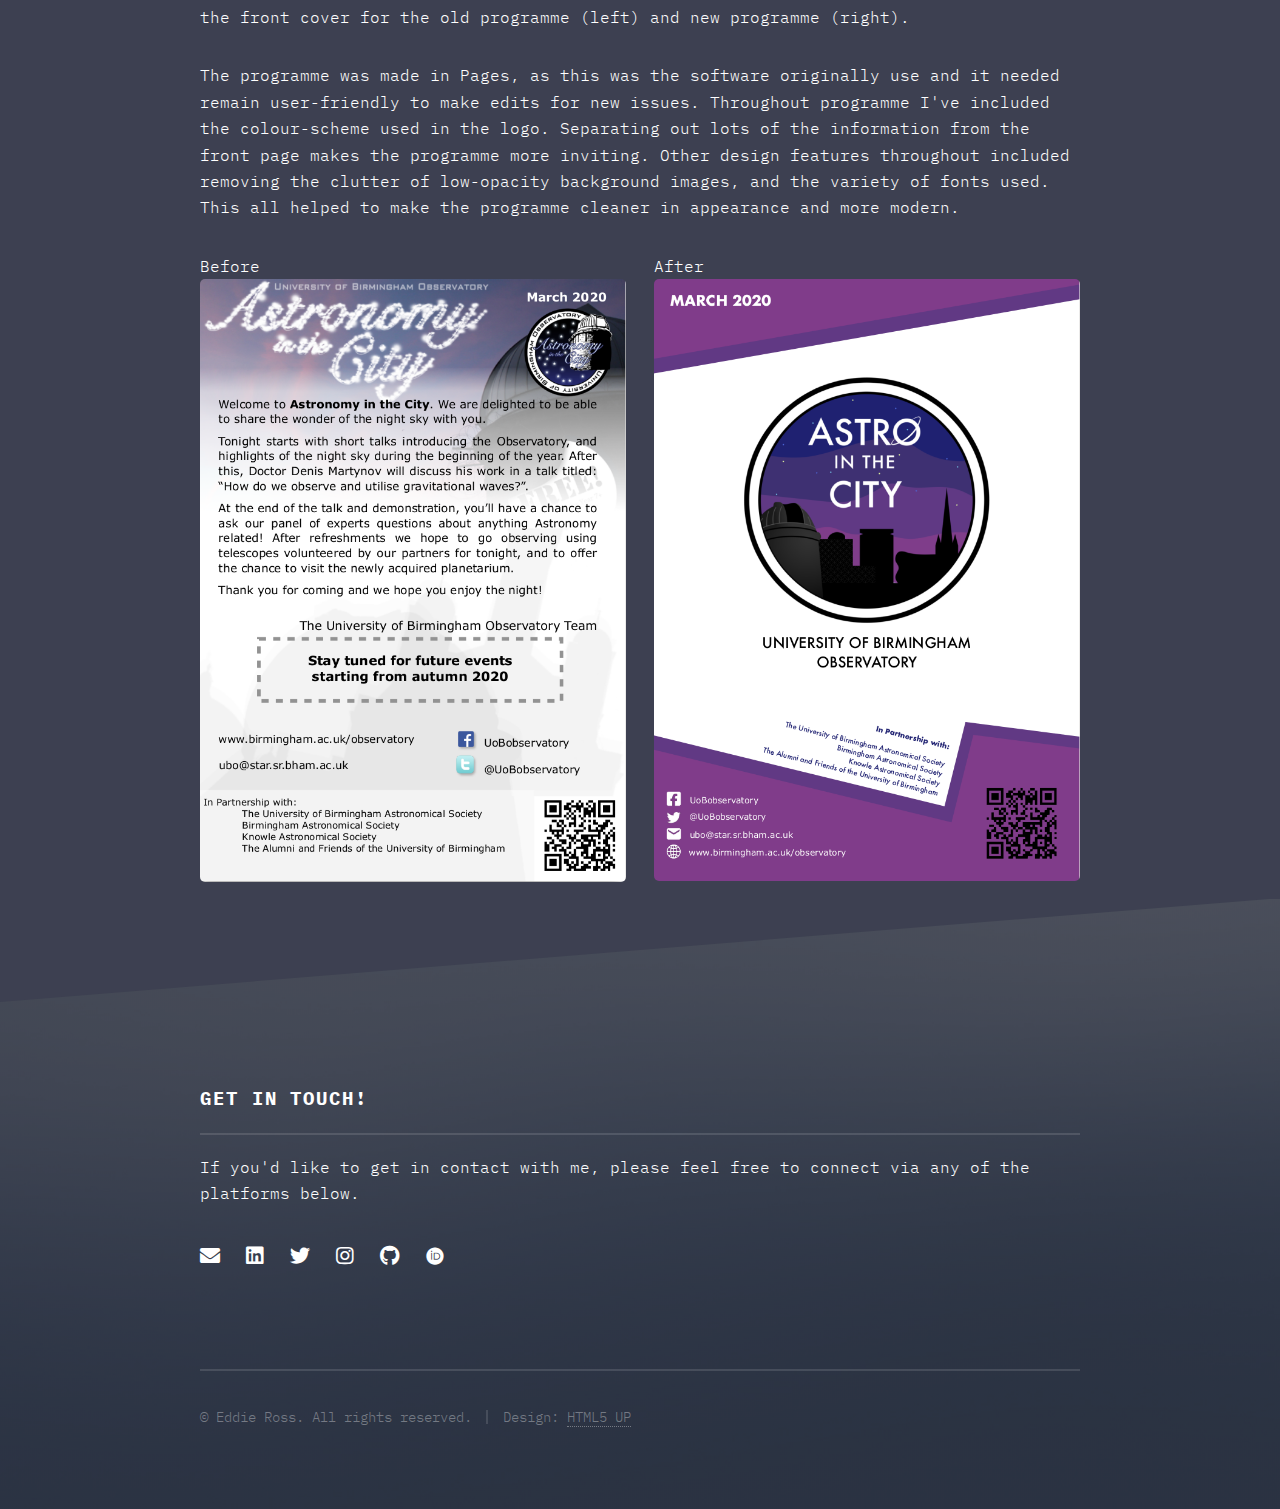
<file: uob_aitc.html>
<!DOCTYPE HTML>
<!--
	Solid State by HTML5 UP
	html5up.net | @ajlkn
	Free for personal and commercial use under the CCA 3.0 license (html5up.net/license)
-->
<html>
	<head>
		<title>Astronomy in the City</title>
		<link rel="icon" type="image/svg" href="images/ed_logo_colour.svg"/>
		<meta charset="utf-8" />
		<meta name="viewport" content="width=device-width, initial-scale=1, user-scalable=no" />
		<link rel="stylesheet" href="assets/css/main.css" />
		<noscript><link rel="stylesheet" href="assets/css/noscript.css" /></noscript>
	</head>
	<body class="is-preload">

		<!-- Page Wrapper -->
			<div id="page-wrapper">

				<!-- Header -->
					<header id="header">
						<h1><a href="index.html">EDDIE ROSS</a></h1>
						<nav>
							<a href="#menu">Menu</a>
						</nav>
					</header>

				<!-- Menu -->
					<nav id="menu">
						<div class="inner">
							<h2>Menu</h2>
							<ul class="links">
								<li><a href="index.html">Home</a></li>
								<li><a href="portfolio.html">Portfolio</a></li>
								<li><a href="publications.html">Publications</a></li>
							</ul>
							<a href="#" class="close">Close</a>
						</div>
					</nav>

				<!-- Wrapper -->
					<section id="wrapper">
						<header>
							<div class="inner">
								<h2>Astronomy in the City</h2>
								<p>University of Birmingham Observatory</p>
							</div>
						</header>



						<!-- Content -->
							<div class="wrapper">
								<div class="inner">

									<h3 class="major">Logo</h3>
									<p>In this project, I updated the logo for the University of Birmingham Observatory's Astronomy in the City events. The new logo is an emblem which shows the night sky, Birmingham skyline, and the name of the event. I gave the "o" in astro a ring to denote either planetary rings, or orbits. The old colour-scheme used purples, so I've kept the heritage , but used more saturated colours than the old logo, to make it feel more modern. The design choices were to improve the readability of the event, which has been achieved using a clean Futura font (also tying in the space theme - as this was the NASA Apollo font).</p>

									<p>On the left-hand-side is the University of Birimngham logo, which is in grey and when you look closely has some definition; the observatory is angled in such a way that you might think it was looking at the "o". In additon, the Birmingham city skyline is in the background and in black, paying homage to Birmingham. I did this to give the emblem some depth, but to esnure it was not too complicated and still appreciated when smaller.</p>

									<p>I really like that this new logo has a modern feel about it, and the emblem nature of the design means it can be nicely put onto merchandise, such as badges and stickers.</p>

									<div class="box alt">
											<div class="row gtr-uniform">
												<div class="col-4"></div>
												<div class="col-4"><span class="image fit"><img src="images/astro_city_logo_2020.png" alt="Astronomy ni the City logo" /></span></div>
												<div class="col-4"> </div>
											</div>
									</div>
									

								</div>
							</div>





							<div class="alt wrapper style3">
								<div class="inner">

									<h3 class="major">Programme</h3>
									<p>In this project, I also updated the programme booklet for the University of Birmingham Observatory's Astronomy in the City events. The old programme was tired, outdated, and relally busy. The ambition was to breathe new life into it. In the images below, we have the front cover for the old programme (left) and new programme (right).</p>

									<p>The programme was made in Pages, as this was the software originally use and it needed remain user-friendly to make edits for new issues. Throughout programme I've included the colour-scheme used in the logo. Separating out lots of the information from the front page makes the programme more inviting. Other design features throughout included removing the clutter of low-opacity background images, and the variety of fonts used. This all helped to make the programme cleaner in appearance and more modern.
</p>

									<div class="row gtr-uniform">
												<div class="col-6"><div class="caption">Before</div><span class="image fit"><a href="images/AsrInTheCityProgrammePage_Mar2020.pdf"><img src="images/AITC_old.png" alt="Old programme cover, designed by Eddie Ross for the University of Birmingham Observatory" /></a></span></div>
												<div class="col-6"><div class="caption">After</div><span class="image fit"><a href="images/AsrInTheCityProgrammePage_New2020.pdf"><img src="images/AITC_new.png" alt="New programme cover, designed by Eddie Ross for the University of Birmingham Observatory" /></a></span></div>

									</div>

								</div>
							</div>



					</section>

				<!-- Footer -->
					<section id="footer">
						<div class="inner">
							<h2 class="major">Get in touch!</h2>
							<p>If you'd like to get in contact with me, please feel free to connect via any of the platforms below.</p>
							
							<ul class="icons">
								<li><a href="mailto: eddie.ross.1000@gmail.com" class="icon solid fa-envelope"><span class="label">E-Mail</span></a></li>
								<li><a href="https://www.linkedin.com/in/eddie-ross/" class="icon brands fa-linkedin"><span class="label">LinkedIn</span></a></li>
								<li><a href="https://twitter.com/eddddraws" class="icon brands fa-twitter"><span class="label">Twitter</span></a></li>
								<li><a href="https://www.instagram.com/eddddraws/" class="icon brands fa-instagram"><span class="label">Instagram</span></a></li>
								<li><a href="https://github.com/exr007" class="icon brands fa-github"><span class="label">Github</span></a></li>
								<li><a href="https://orcid.org/0000-0003-4437-7910" class="icon aics ai-orcid"><span class="label">ORCID</span></a></li>
							</ul>

							<ul class="copyright">
								<li>&copy; Eddie Ross. All rights reserved.</li><li>Design: <a href="http://html5up.net">HTML5 UP</a></li>
							</ul>
						</div>
					</section>

			</div>

		<!-- Scripts -->
			<script src="assets/js/jquery.min.js"></script>
			<script src="assets/js/jquery.scrollex.min.js"></script>
			<script src="assets/js/browser.min.js"></script>
			<script src="assets/js/breakpoints.min.js"></script>
			<script src="assets/js/util.js"></script>
			<script src="assets/js/main.js"></script>

	</body>
</html>
</file>
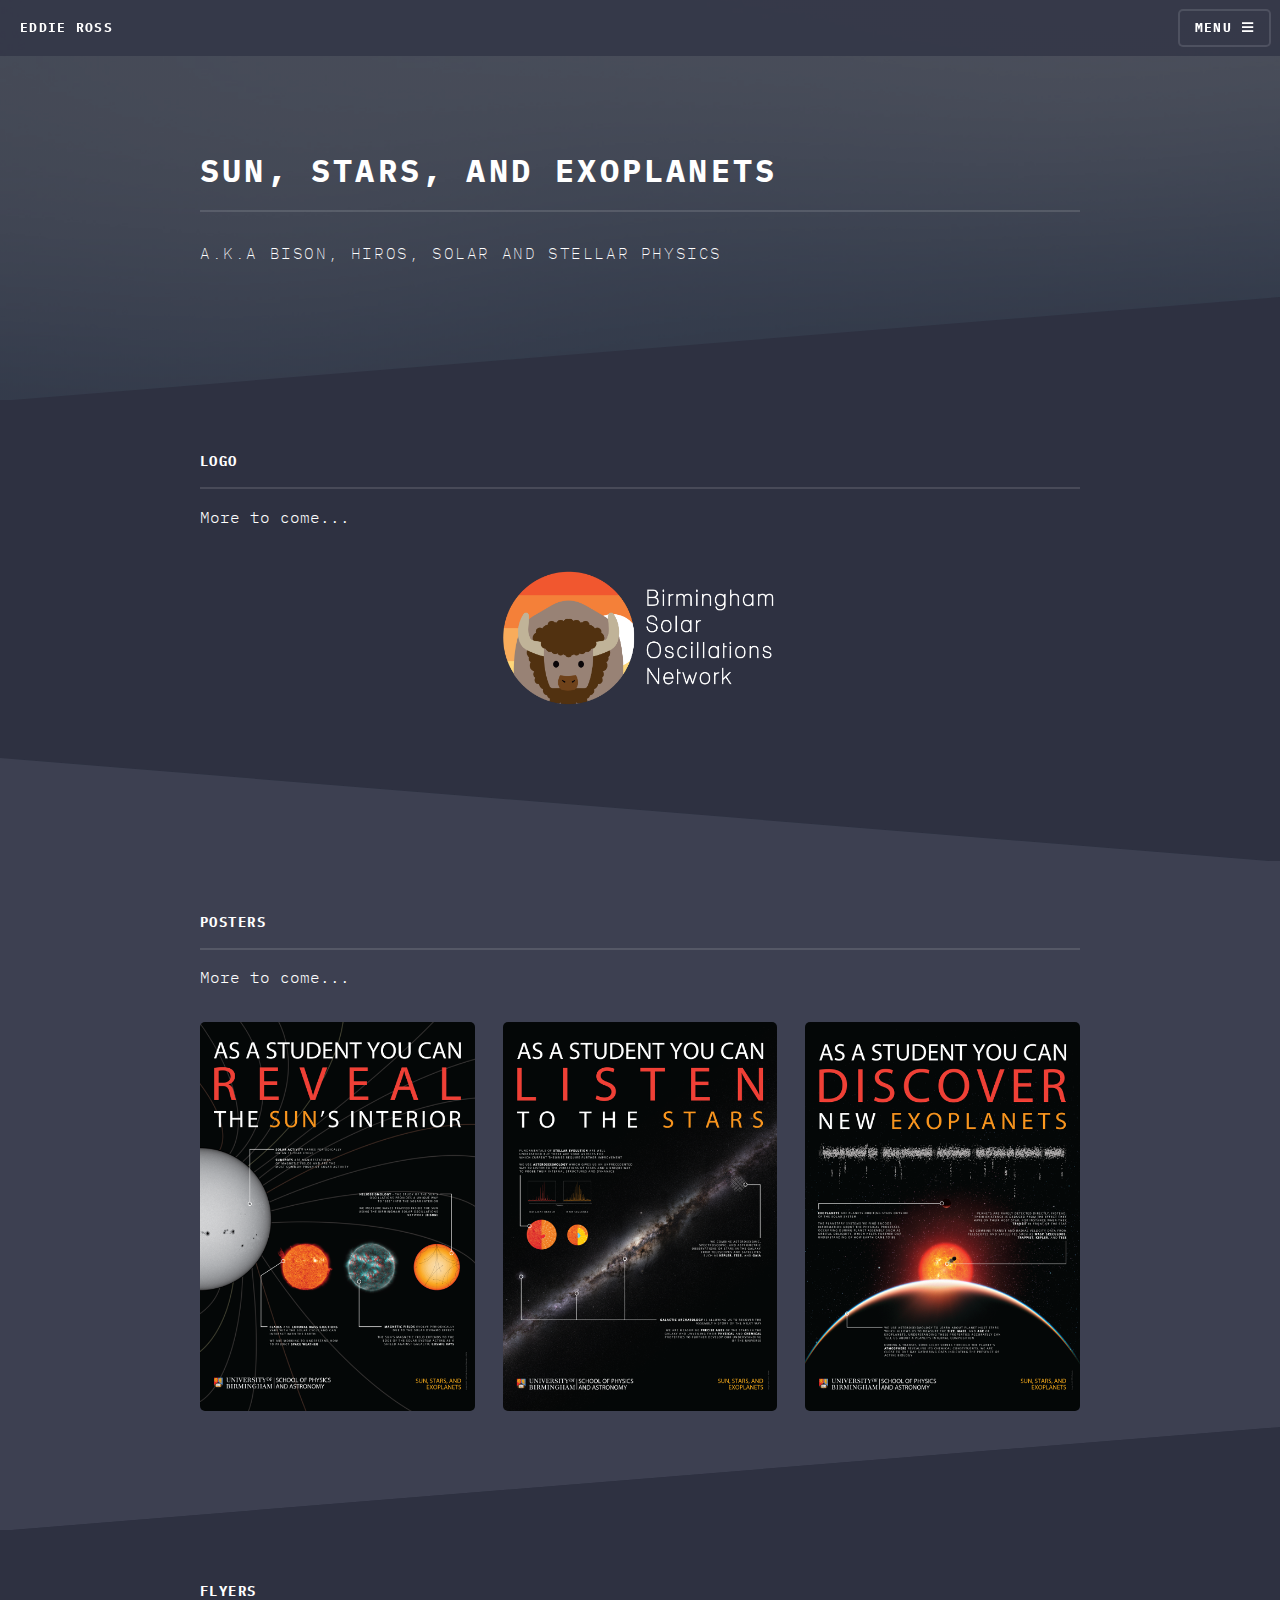
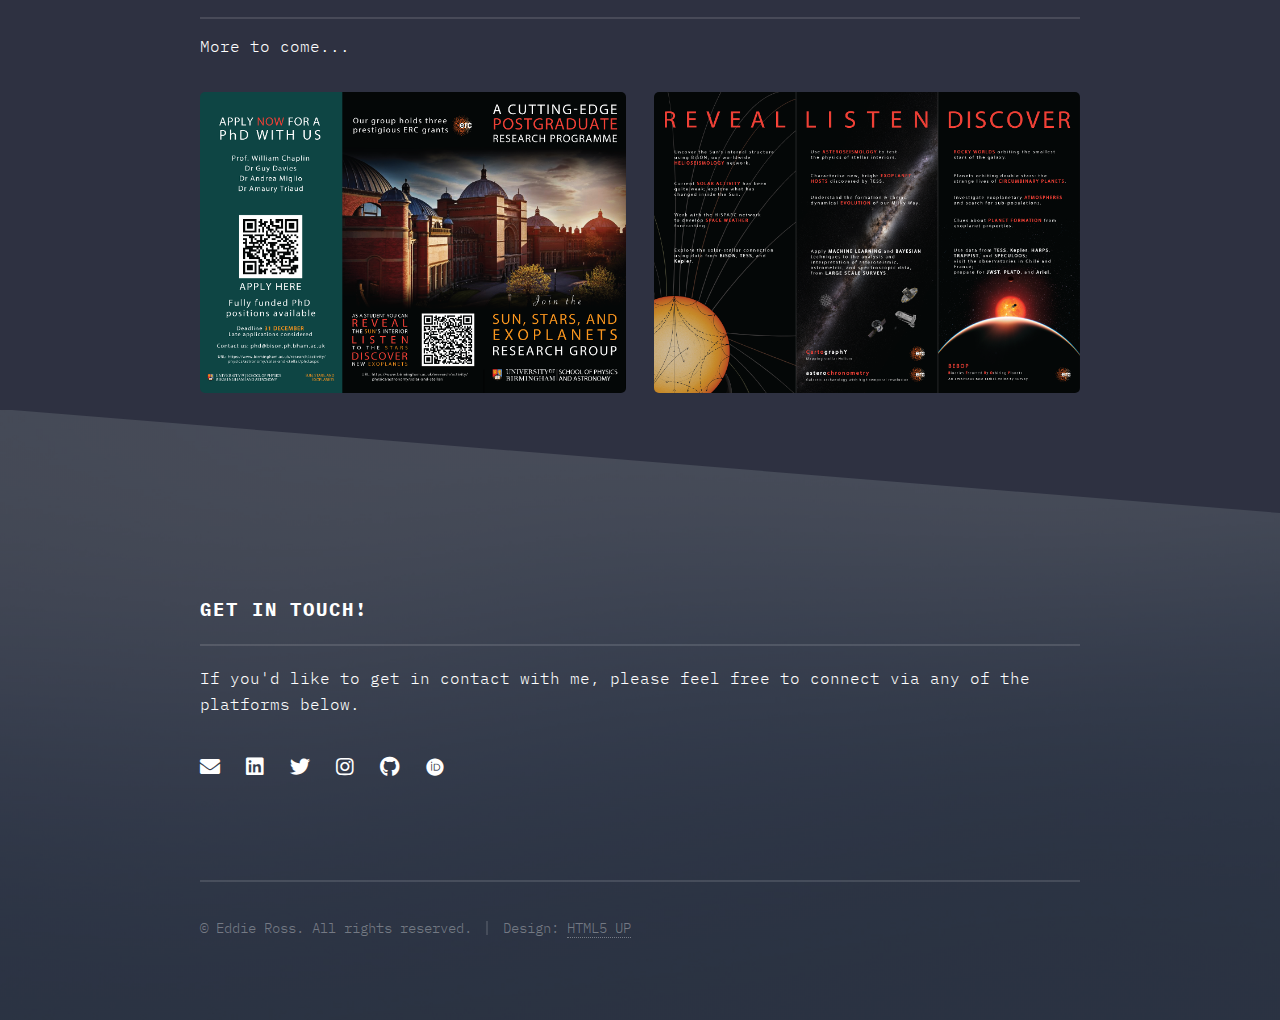
<file: uob_sse_sasp.html>
<!DOCTYPE HTML>
<!--
	Solid State by HTML5 UP
	html5up.net | @ajlkn
	Free for personal and commercial use under the CCA 3.0 license (html5up.net/license)
-->
<html>
	<head>
		<title>Sun, Stars, and Exoplanets</title>
		<link rel="icon" type="image/svg" href="images/ed_logo_colour.svg"/>
		<meta charset="utf-8" />
		<meta name="viewport" content="width=device-width, initial-scale=1, user-scalable=no" />
		<link rel="stylesheet" href="assets/css/main.css" />
		<noscript><link rel="stylesheet" href="assets/css/noscript.css" /></noscript>
	</head>
	<body class="is-preload">

		<!-- Page Wrapper -->
			<div id="page-wrapper">

				<!-- Header -->
					<header id="header">
						<h1><a href="index.html">EDDIE ROSS</a></h1>
						<nav>
							<a href="#menu">Menu</a>
						</nav>
					</header>

				<!-- Menu -->
					<nav id="menu">
						<div class="inner">
							<h2>Menu</h2>
							<ul class="links">
								<li><a href="index.html">Home</a></li>
								<li><a href="portfolio.html">Portfolio</a></li>
								<li><a href="publications.html">Publications</a></li>
							</ul>
							<a href="#" class="close">Close</a>
						</div>
					</nav>

				<!-- Wrapper -->
					<section id="wrapper">
						<header>
							<div class="inner">
								<h2>Sun, Stars, and Exoplanets</h2>
								<p>a.k.a BiSON, HiROS, Solar and Stellar Physics</p>
							</div>
						</header>



						<!-- Content -->
							<div class="wrapper">
								<div class="inner">

									<h3 class="major">Logo</h3>
									<p>More to come...</p>

									<div class="box alt">
											<div class="row gtr-uniform">
												<div class="col-4"></div>
												<div class="col-4"><span class="image fit"><img src="images/bison_logo_full_2021_w.png" alt="Alt BiSON logo" /></span></div>
												<div class="col-4"> </div>
											</div>
									</div>
									

								</div>
							</div>





							<div class="alt wrapper style3">
								<div class="inner">

									<h3 class="major">Posters</h3>
									<p>More to come...</p>


											<div class="row gtr-uniform">
												<div class="col-4"><span class="image fit"><a href="images/sse_sun.png"><img src="images/sse_sun_small.png" alt="'Sun' poster designed by Eddie Ross for the University of Birmingham" /></a></span></div>
												<div class="col-4"><span class="image fit"><a href="images/sse_star.png"><img src="images/sse_star_small.png" alt="'Stars' poster designed by Eddie Ross for the University of Birmingham" /></a></span></div>
												<div class="col-4"><span class="image fit"><a href="images/sse_exo.png"><img src="images/sse_exo_small.png" alt="'Exoplanets' poster designed by Eddie Ross for the University of Birmingham" /></a></span></div>

											</div>

								</div>
							</div>


							<div class="wrapper">
								<div class="inner">

									<h3 class="major">Flyers</h3>
									<p>More to come...</p>

											<div class="row gtr-uniform">
												<div class="col-6"><span class="image fit"><a href="images/sse_flyer_outside.png"><img src="images/sse_flyer_outside_small.png" alt="PhD recruitment flyer outside cover, designed by Eddie Ross for the University of Birmingham" /></a></span></div>
												<div class="col-6"><span class="image fit"><a href="images/sse_flyer_inside.png"><img src="images/sse_flyer_inside_small.png" alt="PhD recruitment flyer inside, designed by Eddie Ross for the University of Birmingham" /></a></span></div>

											</div>
									

								</div>
							</div>


					</section>

				<!-- Footer -->
					<section id="footer">
						<div class="inner">
							<h2 class="major">Get in touch!</h2>
							<p>If you'd like to get in contact with me, please feel free to connect via any of the platforms below.</p>
							
							<ul class="icons">
								<li><a href="mailto: eddie.ross.1000@gmail.com" class="icon solid fa-envelope"><span class="label">E-Mail</span></a></li>
								<li><a href="https://www.linkedin.com/in/eddie-ross/" class="icon brands fa-linkedin"><span class="label">LinkedIn</span></a></li>
								<li><a href="https://twitter.com/eddddraws" class="icon brands fa-twitter"><span class="label">Twitter</span></a></li>
								<li><a href="https://www.instagram.com/eddddraws/" class="icon brands fa-instagram"><span class="label">Instagram</span></a></li>
								<li><a href="https://github.com/exr007" class="icon brands fa-github"><span class="label">Github</span></a></li>
								<li><a href="https://orcid.org/0000-0003-4437-7910" class="icon aics ai-orcid"><span class="label">ORCID</span></a></li>
							</ul>

							<ul class="copyright">
								<li>&copy; Eddie Ross. All rights reserved.</li><li>Design: <a href="http://html5up.net">HTML5 UP</a></li>
							</ul>
						</div>
					</section>

			</div>

		<!-- Scripts -->
			<script src="assets/js/jquery.min.js"></script>
			<script src="assets/js/jquery.scrollex.min.js"></script>
			<script src="assets/js/browser.min.js"></script>
			<script src="assets/js/breakpoints.min.js"></script>
			<script src="assets/js/util.js"></script>
			<script src="assets/js/main.js"></script>

	</body>
</html>
</file>
<file: assets/css/noscript.css>
/*
	Solid State by HTML5 UP
	html5up.net | @ajlkn
	Free for personal and commercial use under the CCA 3.0 license (html5up.net/license)
*/

/* Banner */

	body.is-preload #banner .logo {
		-moz-transform: none;
		-webkit-transform: none;
		-ms-transform: none;
		transform: none;
		opacity: 1;
	}

	body.is-preload #banner h2 {
		opacity: 1;
		-moz-transform: none;
		-webkit-transform: none;
		-ms-transform: none;
		transform: none;
		-moz-filter: none;
		-webkit-filter: none;
		-ms-filter: none;
		filter: none;
	}

	body.is-preload #banner p {
		opacity: 01;
		-moz-transform: none;
		-webkit-transform: none;
		-ms-transform: none;
		transform: none;
		-moz-filter: none;
		-webkit-filter: none;
		-ms-filter: none;
		filter: none;
	}
</file>
<file: OLD/assets/css/noscript.css>
/*
	Stellar by HTML5 UP
	html5up.net | @ajlkn
	Free for personal and commercial use under the CCA 3.0 license (html5up.net/license)
*/

/* Header */

	body.is-preload #header.alt > * {
		opacity: 1;
	}

	body.is-preload #header.alt .logo {
		-moz-transform: none;
		-webkit-transform: none;
		-ms-transform: none;
		transform: none;
	}
</file>
<file: assets/css/main.css>
@import url(fontawesome-all.min.css);
@import url(academicons.min.css);
@import url("https://fonts.googleapis.com/css?family=Raleway:200,700|Source+Sans+Pro:300,600,300italic,600italic");
@import url('https://fonts.googleapis.com/css2?family=IBM+Plex+Mono:ital,wght@0,200;0,300;0,700;1,300;1,600&display=swap');

/*
	Solid State by HTML5 UP
	html5up.net | @ajlkn
	Free for personal and commercial use under the CCA 3.0 license (html5up.net/license)
*/

html, body, div, span, applet, object,
iframe, h1, h2, h3, h4, h5, h6, p, blockquote,
pre, a, abbr, acronym, address, big, cite,
code, del, dfn, em, img, ins, kbd, q, s, samp,
small, strike, strong, sub, sup, tt, var, b,
u, i, center, dl, dt, dd, ol, ul, li, fieldset,
form, label, legend, table, caption, tbody,
tfoot, thead, tr, th, td, article, aside,
canvas, details, embed, figure, figcaption,
footer, header, hgroup, menu, nav, output, ruby,
section, summary, time, mark, audio, video {
	margin: 0;
	padding: 0;
	border: 0;
	font-size: 100%;
	font: inherit;
	vertical-align: baseline;}

article, aside, details, figcaption, figure,
footer, header, hgroup, menu, nav, section {
	display: block;}

body {
	line-height: 1;
}

ol, ul {
	list-style: none;
}

blockquote, q {
	quotes: none;
}

	blockquote:before, blockquote:after, q:before, q:after {
		content: '';
		content: none;
	}

table {
	border-collapse: collapse;
	border-spacing: 0;
}

body {
	-webkit-text-size-adjust: none;
}

mark {
	background-color: transparent;
	color: inherit;
}

input::-moz-focus-inner {
	border: 0;
	padding: 0;
}

input, select, textarea {
	-moz-appearance: none;
	-webkit-appearance: none;
	-ms-appearance: none;
	appearance: none;
}

/* Basic */

	@-ms-viewport {
		width: device-width;
	}

	body {
		-ms-overflow-style: scrollbar;
	}

	@media screen and (max-width: 480px) {

		html, body {
			min-width: 320px;
		}

	}

	html {
		box-sizing: border-box;
	}

	*, *:before, *:after {
		box-sizing: inherit;
	}

	body {
		background-color: #2e3141;
		background-image: linear-gradient(to top, rgba(46, 49, 65, 0.8), rgba(46, 49, 65, 0.8)), url("../../images/bg.jpg");
		background-size: auto,
 cover;
		background-attachment: fixed,
 fixed;
		background-position: center,
 center;
	}

		body.is-preload *, body.is-preload *:before, body.is-preload *:after {
			-moz-animation: none !important;
			-webkit-animation: none !important;
			-ms-animation: none !important;
			animation: none !important;
			-moz-transition: none !important;
			-webkit-transition: none !important;
			-ms-transition: none !important;
			transition: none !important;
		}


.visible-hidden {
    clip: rect(1px, 1px, 1px, 1px);
    height: 1px;
    overflow: hidden;
    position: absolute;
    white-space: nowrap;
    width: 1px;
}

.visible-hidden:focus {
    clip: auto;
    height: auto;
    overflow: auto;
    position: absolute;
    width: auto;
}



/* Type */

	body, input, select, textarea {
		color: #ffffff;
		font-family: 'IBM Plex Mono', monospace;
		font-size: 16.5pt;
		font-weight: 300;
		line-height: 1.65;
	}

		@media screen and (max-width: 1680px) {

			body, input, select, textarea {
				font-size: 13pt;
			}

		}

		@media screen and (max-width: 1280px) {

			body, input, select, textarea {
				font-size: 12pt;
			}

		}

		@media screen and (max-width: 980px) {

			body, input, select, textarea {
				font-size: 12pt;
			}

		}

		@media screen and (max-width: 736px) {

			body, input, select, textarea {
				font-size: 12pt;
			}

		}

		@media screen and (max-width: 480px) {

			body, input, select, textarea {
				font-size: 12pt;
			}

		}

	a {
		-moz-transition: color 0.2s ease-in-out, border-bottom-color 0.2s ease-in-out;
		-webkit-transition: color 0.2s ease-in-out, border-bottom-color 0.2s ease-in-out;
		-ms-transition: color 0.2s ease-in-out, border-bottom-color 0.2s ease-in-out;
		transition: color 0.2s ease-in-out, border-bottom-color 0.2s ease-in-out;
		border-bottom: dotted 1px rgba(255, 255, 255, 0.35);
		color: #ffffff;
		text-decoration: none;
	}

		a:hover {
			border-bottom-color: transparent;
			color: #ffffff !important;
		}

		a.special:not(.button) {
			text-decoration: none;
			border-bottom: 0;
			display: block;
			font-family: 'IBM Plex Mono', monospace;
			font-size: 0.8em;
			font-weight: 700;
			letter-spacing: 0.1em;
			margin: 0 0 2em 0;
			text-transform: uppercase;
		}

			a.special:not(.button):before {
				-moz-osx-font-smoothing: grayscale;
				-webkit-font-smoothing: antialiased;
				display: inline-block;
				font-style: normal;
				font-variant: normal;
				text-rendering: auto;
				line-height: 1;
				text-transform: none !important;
				font-family: 'Font Awesome 5 Free';
				font-weight: 900;
			}

			a.special:not(.button):before {
				-moz-transition: background-color 0.2s ease-in-out;
				-webkit-transition: background-color 0.2s ease-in-out;
				-ms-transition: background-color 0.2s ease-in-out;
				transition: background-color 0.2s ease-in-out;
				border-radius: 100%;
				border: solid 2px rgba(255, 255, 255, 0.125);
				content: '\f105';
				display: inline-block;
				font-size: 1.25em;
				height: 2em;
				line-height: 1.75em;
				margin-right: 0.85em;
				text-align: center;
				text-indent: 0.15em;
				vertical-align: middle;
				width: 2em;
			}

			a.special:not(.button):hover:before {
				background-color: rgba(255, 255, 255, 0.025);
			}

			a.special:not(.button):active:before {
				background-color: rgba(255, 255, 255, 0.075);
			}

	strong, b {
		color: #ffffff;
		font-weight: 600;
	}

	em, i {
		font-style: italic;
	}

	p {
		margin: 0 0 2em 0;
	}

	h1, h2, h3, h4, h5, h6 {
		color: #ffffff;
		font-family: 'IBM Plex Mono', monospace;
		font-weight: 700;
		letter-spacing: 0.1em;
		margin: 0 0 1em 0;
		text-transform: uppercase;
	}

		h1 a, h2 a, h3 a, h4 a, h5 a, h6 a {
			color: inherit;
			text-decoration: none;
			border-bottom: 0;
		}

		h1 span, h2 span, h3 span, h4 span, h5 span, h6 span {
			font-weight: 200;
		}

		h1.major, h2.major, h3.major, h4.major, h5.major, h6.major {
			padding-bottom: 1em;
			border-bottom: solid 2px rgba(255, 255, 255, 0.125);
		}

	h2 {
		font-size: 1.2em;
	}

	h3 {
		font-size: 0.9em;
	}

	h4 {
		font-size: 0.7em;
	}

	h5 {
		font-size: 0.7em;
	}

	h6 {
		font-size: 0.7em;
	}

	@media screen and (max-width: 736px) {

		h2 {
			font-size: 1em;
		}

		h3 {
			font-size: 0.8em;
		}

	}

	sub {
		font-size: 0.8em;
		position: relative;
		top: 0.5em;
	}

	sup {
		font-size: 0.8em;
		position: relative;
		top: -0.5em;
	}

	blockquote {
		border-left: solid 4px rgba(255, 255, 255, 0.125);
		font-style: italic;
		margin: 0 0 2em 0;
		padding: 0.5em 0 0.5em 2em;
	}

	code {
		background: rgba(255, 255, 255, 0.025);
		border-radius: 5px;
		border: solid 2px rgba(255, 255, 255, 0.125);
		font-family: 'IBM Plex Mono', monospace;
		font-size: 0.9em;
		margin: 0 0.25em;
		padding: 0.25em 0.65em;
	}

	pre {
		-webkit-overflow-scrolling: touch;
		font-family: 'IBM Plex Mono', monospace;
		font-size: 0.9em;
		margin: 0 0 2em 0;
	}

		pre code {
			display: block;
			line-height: 1.75em;
			padding: 1em 1.5em;
			overflow-x: auto;
		}

	hr {
		border: 0;
		border-bottom: solid 2px rgba(255, 255, 255, 0.125);
		margin: 2.5em 0;
	}

		hr.major {
			margin: 4em 0;
		}

	.align-left {
		text-align: left;
	}

	.align-center {
		text-align: center;
	}

	.align-right {
		text-align: right;
	}

/* Row */

	.row {
		display: flex;
		flex-wrap: wrap;
		box-sizing: border-box;
		align-items: stretch;
	}

		.row > * {
			box-sizing: border-box;
		}

		.row.gtr-uniform > * > :last-child {
			margin-bottom: 0;
		}

		.row.aln-left {
			justify-content: flex-start;
		}

		.row.aln-center {
			justify-content: center;
		}

		.row.aln-right {
			justify-content: flex-end;
		}

		.row.aln-top {
			align-items: flex-start;
		}

		.row.aln-middle {
			align-items: center;
		}

		.row.aln-bottom {
			align-items: flex-end;
		}

		.row > .imp {
			order: -1;
		}

		.row > .col-1 {
			width: 8.33333%;
		}

		.row > .off-1 {
			margin-left: 8.33333%;
		}

		.row > .col-2 {
			width: 16.66667%;
		}

		.row > .off-2 {
			margin-left: 16.66667%;
		}

		.row > .col-3 {
			width: 25%;
		}

		.row > .off-3 {
			margin-left: 25%;
		}

		.row > .col-4 {
			width: 33.33333%;
		}

		.row > .off-4 {
			margin-left: 33.33333%;
		}

		.row > .col-5 {
			width: 41.66667%;
		}

		.row > .off-5 {
			margin-left: 41.66667%;
		}

		.row > .col-6 {
			width: 50%;
		}

		.row > .off-6 {
			margin-left: 50%;
		}

		.row > .col-7 {
			width: 58.33333%;
		}

		.row > .off-7 {
			margin-left: 58.33333%;
		}

		.row > .col-8 {
			width: 66.66667%;
		}

		.row > .off-8 {
			margin-left: 66.66667%;
		}

		.row > .col-9 {
			width: 75%;
		}

		.row > .off-9 {
			margin-left: 75%;
		}

		.row > .col-10 {
			width: 83.33333%;
		}

		.row > .off-10 {
			margin-left: 83.33333%;
		}

		.row > .col-11 {
			width: 91.66667%;
		}

		.row > .off-11 {
			margin-left: 91.66667%;
		}

		.row > .col-12 {
			width: 100%;
		}

		.row > .off-12 {
			margin-left: 100%;
		}

		.row.gtr-0 {
			margin-top: 0;
			margin-left: 0em;
		}

			.row.gtr-0 > * {
				padding: 0 0 0 0em;
			}

			.row.gtr-0.gtr-uniform {
				margin-top: 0em;
			}

				.row.gtr-0.gtr-uniform > * {
					padding-top: 0em;
				}

		.row.gtr-25 {
			margin-top: 0;
			margin-left: -0.4375em;
		}

			.row.gtr-25 > * {
				padding: 0 0 0 0.4375em;
			}

			.row.gtr-25.gtr-uniform {
				margin-top: -0.4375em;
			}

				.row.gtr-25.gtr-uniform > * {
					padding-top: 0.4375em;
				}

		.row.gtr-50 {
			margin-top: 0;
			margin-left: -0.875em;
		}

			.row.gtr-50 > * {
				padding: 0 0 0 0.875em;
			}

			.row.gtr-50.gtr-uniform {
				margin-top: -0.875em;
			}

				.row.gtr-50.gtr-uniform > * {
					padding-top: 0.875em;
				}

		.row {
			margin-top: 0;
			margin-left: -1.75em;
		}

			.row > * {
				padding: 0 0 0 1.75em;
			}

			.row.gtr-uniform {
				margin-top: -1.75em;
			}

				.row.gtr-uniform > * {
					padding-top: 1.75em;
				}

		.row.gtr-150 {
			margin-top: 0;
			margin-left: -2.625em;
		}

			.row.gtr-150 > * {
				padding: 0 0 0 2.625em;
			}

			.row.gtr-150.gtr-uniform {
				margin-top: -2.625em;
			}

				.row.gtr-150.gtr-uniform > * {
					padding-top: 2.625em;
				}

		.row.gtr-200 {
			margin-top: 0;
			margin-left: -3.5em;
		}

			.row.gtr-200 > * {
				padding: 0 0 0 3.5em;
			}

			.row.gtr-200.gtr-uniform {
				margin-top: -3.5em;
			}

				.row.gtr-200.gtr-uniform > * {
					padding-top: 3.5em;
				}

		@media screen and (max-width: 1680px) {

			.row {
				display: flex;
				flex-wrap: wrap;
				box-sizing: border-box;
				align-items: stretch;
			}

				.row > * {
					box-sizing: border-box;
				}

				.row.gtr-uniform > * > :last-child {
					margin-bottom: 0;
				}

				.row.aln-left {
					justify-content: flex-start;
				}

				.row.aln-center {
					justify-content: center;
				}

				.row.aln-right {
					justify-content: flex-end;
				}

				.row.aln-top {
					align-items: flex-start;
				}

				.row.aln-middle {
					align-items: center;
				}

				.row.aln-bottom {
					align-items: flex-end;
				}

				.row > .imp-xlarge {
					order: -1;
				}

				.row > .col-1-xlarge {
					width: 8.33333%;
				}

				.row > .off-1-xlarge {
					margin-left: 8.33333%;
				}

				.row > .col-2-xlarge {
					width: 16.66667%;
				}

				.row > .off-2-xlarge {
					margin-left: 16.66667%;
				}

				.row > .col-3-xlarge {
					width: 25%;
				}

				.row > .off-3-xlarge {
					margin-left: 25%;
				}

				.row > .col-4-xlarge {
					width: 33.33333%;
				}

				.row > .off-4-xlarge {
					margin-left: 33.33333%;
				}

				.row > .col-5-xlarge {
					width: 41.66667%;
				}

				.row > .off-5-xlarge {
					margin-left: 41.66667%;
				}

				.row > .col-6-xlarge {
					width: 50%;
				}

				.row > .off-6-xlarge {
					margin-left: 50%;
				}

				.row > .col-7-xlarge {
					width: 58.33333%;
				}

				.row > .off-7-xlarge {
					margin-left: 58.33333%;
				}

				.row > .col-8-xlarge {
					width: 66.66667%;
				}

				.row > .off-8-xlarge {
					margin-left: 66.66667%;
				}

				.row > .col-9-xlarge {
					width: 75%;
				}

				.row > .off-9-xlarge {
					margin-left: 75%;
				}

				.row > .col-10-xlarge {
					width: 83.33333%;
				}

				.row > .off-10-xlarge {
					margin-left: 83.33333%;
				}

				.row > .col-11-xlarge {
					width: 91.66667%;
				}

				.row > .off-11-xlarge {
					margin-left: 91.66667%;
				}

				.row > .col-12-xlarge {
					width: 100%;
				}

				.row > .off-12-xlarge {
					margin-left: 100%;
				}

				.row.gtr-0 {
					margin-top: 0;
					margin-left: 0em;
				}

					.row.gtr-0 > * {
						padding: 0 0 0 0em;
					}

					.row.gtr-0.gtr-uniform {
						margin-top: 0em;
					}

						.row.gtr-0.gtr-uniform > * {
							padding-top: 0em;
						}

				.row.gtr-25 {
					margin-top: 0;
					margin-left: -0.4375em;
				}

					.row.gtr-25 > * {
						padding: 0 0 0 0.4375em;
					}

					.row.gtr-25.gtr-uniform {
						margin-top: -0.4375em;
					}

						.row.gtr-25.gtr-uniform > * {
							padding-top: 0.4375em;
						}

				.row.gtr-50 {
					margin-top: 0;
					margin-left: -0.875em;
				}

					.row.gtr-50 > * {
						padding: 0 0 0 0.875em;
					}

					.row.gtr-50.gtr-uniform {
						margin-top: -0.875em;
					}

						.row.gtr-50.gtr-uniform > * {
							padding-top: 0.875em;
						}

				.row {
					margin-top: 0;
					margin-left: -1.75em;
				}

					.row > * {
						padding: 0 0 0 1.75em;
					}

					.row.gtr-uniform {
						margin-top: -1.75em;
					}

						.row.gtr-uniform > * {
							padding-top: 1.75em;
						}

				.row.gtr-150 {
					margin-top: 0;
					margin-left: -2.625em;
				}

					.row.gtr-150 > * {
						padding: 0 0 0 2.625em;
					}

					.row.gtr-150.gtr-uniform {
						margin-top: -2.625em;
					}

						.row.gtr-150.gtr-uniform > * {
							padding-top: 2.625em;
						}

				.row.gtr-200 {
					margin-top: 0;
					margin-left: -3.5em;
				}

					.row.gtr-200 > * {
						padding: 0 0 0 3.5em;
					}

					.row.gtr-200.gtr-uniform {
						margin-top: -3.5em;
					}

						.row.gtr-200.gtr-uniform > * {
							padding-top: 3.5em;
						}

		}

		@media screen and (max-width: 1280px) {

			.row {
				display: flex;
				flex-wrap: wrap;
				box-sizing: border-box;
				align-items: stretch;
			}

				.row > * {
					box-sizing: border-box;
				}

				.row.gtr-uniform > * > :last-child {
					margin-bottom: 0;
				}

				.row.aln-left {
					justify-content: flex-start;
				}

				.row.aln-center {
					justify-content: center;
				}

				.row.aln-right {
					justify-content: flex-end;
				}

				.row.aln-top {
					align-items: flex-start;
				}

				.row.aln-middle {
					align-items: center;
				}

				.row.aln-bottom {
					align-items: flex-end;
				}

				.row > .imp-large {
					order: -1;
				}

				.row > .col-1-large {
					width: 8.33333%;
				}

				.row > .off-1-large {
					margin-left: 8.33333%;
				}

				.row > .col-2-large {
					width: 16.66667%;
				}

				.row > .off-2-large {
					margin-left: 16.66667%;
				}

				.row > .col-3-large {
					width: 25%;
				}

				.row > .off-3-large {
					margin-left: 25%;
				}

				.row > .col-4-large {
					width: 33.33333%;
				}

				.row > .off-4-large {
					margin-left: 33.33333%;
				}

				.row > .col-5-large {
					width: 41.66667%;
				}

				.row > .off-5-large {
					margin-left: 41.66667%;
				}

				.row > .col-6-large {
					width: 50%;
				}

				.row > .off-6-large {
					margin-left: 50%;
				}

				.row > .col-7-large {
					width: 58.33333%;
				}

				.row > .off-7-large {
					margin-left: 58.33333%;
				}

				.row > .col-8-large {
					width: 66.66667%;
				}

				.row > .off-8-large {
					margin-left: 66.66667%;
				}

				.row > .col-9-large {
					width: 75%;
				}

				.row > .off-9-large {
					margin-left: 75%;
				}

				.row > .col-10-large {
					width: 83.33333%;
				}

				.row > .off-10-large {
					margin-left: 83.33333%;
				}

				.row > .col-11-large {
					width: 91.66667%;
				}

				.row > .off-11-large {
					margin-left: 91.66667%;
				}

				.row > .col-12-large {
					width: 100%;
				}

				.row > .off-12-large {
					margin-left: 100%;
				}

				.row.gtr-0 {
					margin-top: 0;
					margin-left: 0em;
				}

					.row.gtr-0 > * {
						padding: 0 0 0 0em;
					}

					.row.gtr-0.gtr-uniform {
						margin-top: 0em;
					}

						.row.gtr-0.gtr-uniform > * {
							padding-top: 0em;
						}

				.row.gtr-25 {
					margin-top: 0;
					margin-left: -0.4375em;
				}

					.row.gtr-25 > * {
						padding: 0 0 0 0.4375em;
					}

					.row.gtr-25.gtr-uniform {
						margin-top: -0.4375em;
					}

						.row.gtr-25.gtr-uniform > * {
							padding-top: 0.4375em;
						}

				.row.gtr-50 {
					margin-top: 0;
					margin-left: -0.875em;
				}

					.row.gtr-50 > * {
						padding: 0 0 0 0.875em;
					}

					.row.gtr-50.gtr-uniform {
						margin-top: -0.875em;
					}

						.row.gtr-50.gtr-uniform > * {
							padding-top: 0.875em;
						}

				.row {
					margin-top: 0;
					margin-left: -1.75em;
				}

					.row > * {
						padding: 0 0 0 1.75em;
					}

					.row.gtr-uniform {
						margin-top: -1.75em;
					}

						.row.gtr-uniform > * {
							padding-top: 1.75em;
						}

				.row.gtr-150 {
					margin-top: 0;
					margin-left: -2.625em;
				}

					.row.gtr-150 > * {
						padding: 0 0 0 2.625em;
					}

					.row.gtr-150.gtr-uniform {
						margin-top: -2.625em;
					}

						.row.gtr-150.gtr-uniform > * {
							padding-top: 2.625em;
						}

				.row.gtr-200 {
					margin-top: 0;
					margin-left: -3.5em;
				}

					.row.gtr-200 > * {
						padding: 0 0 0 3.5em;
					}

					.row.gtr-200.gtr-uniform {
						margin-top: -3.5em;
					}

						.row.gtr-200.gtr-uniform > * {
							padding-top: 3.5em;
						}

		}

		@media screen and (max-width: 980px) {

			.row {
				display: flex;
				flex-wrap: wrap;
				box-sizing: border-box;
				align-items: stretch;
			}

				.row > * {
					box-sizing: border-box;
				}

				.row.gtr-uniform > * > :last-child {
					margin-bottom: 0;
				}

				.row.aln-left {
					justify-content: flex-start;
				}

				.row.aln-center {
					justify-content: center;
				}

				.row.aln-right {
					justify-content: flex-end;
				}

				.row.aln-top {
					align-items: flex-start;
				}

				.row.aln-middle {
					align-items: center;
				}

				.row.aln-bottom {
					align-items: flex-end;
				}

				.row > .imp-medium {
					order: -1;
				}

				.row > .col-1-medium {
					width: 8.33333%;
				}

				.row > .off-1-medium {
					margin-left: 8.33333%;
				}

				.row > .col-2-medium {
					width: 16.66667%;
				}

				.row > .off-2-medium {
					margin-left: 16.66667%;
				}

				.row > .col-3-medium {
					width: 25%;
				}

				.row > .off-3-medium {
					margin-left: 25%;
				}

				.row > .col-4-medium {
					width: 33.33333%;
				}

				.row > .off-4-medium {
					margin-left: 33.33333%;
				}

				.row > .col-5-medium {
					width: 41.66667%;
				}

				.row > .off-5-medium {
					margin-left: 41.66667%;
				}

				.row > .col-6-medium {
					width: 50%;
				}

				.row > .off-6-medium {
					margin-left: 50%;
				}

				.row > .col-7-medium {
					width: 58.33333%;
				}

				.row > .off-7-medium {
					margin-left: 58.33333%;
				}

				.row > .col-8-medium {
					width: 66.66667%;
				}

				.row > .off-8-medium {
					margin-left: 66.66667%;
				}

				.row > .col-9-medium {
					width: 75%;
				}

				.row > .off-9-medium {
					margin-left: 75%;
				}

				.row > .col-10-medium {
					width: 83.33333%;
				}

				.row > .off-10-medium {
					margin-left: 83.33333%;
				}

				.row > .col-11-medium {
					width: 91.66667%;
				}

				.row > .off-11-medium {
					margin-left: 91.66667%;
				}

				.row > .col-12-medium {
					width: 100%;
				}

				.row > .off-12-medium {
					margin-left: 100%;
				}

				.row.gtr-0 {
					margin-top: 0;
					margin-left: 0em;
				}

					.row.gtr-0 > * {
						padding: 0 0 0 0em;
					}

					.row.gtr-0.gtr-uniform {
						margin-top: 0em;
					}

						.row.gtr-0.gtr-uniform > * {
							padding-top: 0em;
						}

				.row.gtr-25 {
					margin-top: 0;
					margin-left: -0.4375em;
				}

					.row.gtr-25 > * {
						padding: 0 0 0 0.4375em;
					}

					.row.gtr-25.gtr-uniform {
						margin-top: -0.4375em;
					}

						.row.gtr-25.gtr-uniform > * {
							padding-top: 0.4375em;
						}

				.row.gtr-50 {
					margin-top: 0;
					margin-left: -0.875em;
				}

					.row.gtr-50 > * {
						padding: 0 0 0 0.875em;
					}

					.row.gtr-50.gtr-uniform {
						margin-top: -0.875em;
					}

						.row.gtr-50.gtr-uniform > * {
							padding-top: 0.875em;
						}

				.row {
					margin-top: 0;
					margin-left: -1.75em;
				}

					.row > * {
						padding: 0 0 0 1.75em;
					}

					.row.gtr-uniform {
						margin-top: -1.75em;
					}

						.row.gtr-uniform > * {
							padding-top: 1.75em;
						}

				.row.gtr-150 {
					margin-top: 0;
					margin-left: -2.625em;
				}

					.row.gtr-150 > * {
						padding: 0 0 0 2.625em;
					}

					.row.gtr-150.gtr-uniform {
						margin-top: -2.625em;
					}

						.row.gtr-150.gtr-uniform > * {
							padding-top: 2.625em;
						}

				.row.gtr-200 {
					margin-top: 0;
					margin-left: -3.5em;
				}

					.row.gtr-200 > * {
						padding: 0 0 0 3.5em;
					}

					.row.gtr-200.gtr-uniform {
						margin-top: -3.5em;
					}

						.row.gtr-200.gtr-uniform > * {
							padding-top: 3.5em;
						}

		}

		@media screen and (max-width: 736px) {

			.row {
				display: flex;
				flex-wrap: wrap;
				box-sizing: border-box;
				align-items: stretch;
			}

				.row > * {
					box-sizing: border-box;
				}

				.row.gtr-uniform > * > :last-child {
					margin-bottom: 0;
				}

				.row.aln-left {
					justify-content: flex-start;
				}

				.row.aln-center {
					justify-content: center;
				}

				.row.aln-right {
					justify-content: flex-end;
				}

				.row.aln-top {
					align-items: flex-start;
				}

				.row.aln-middle {
					align-items: center;
				}

				.row.aln-bottom {
					align-items: flex-end;
				}

				.row > .imp-small {
					order: -1;
				}

				.row > .col-1-small {
					width: 8.33333%;
				}

				.row > .off-1-small {
					margin-left: 8.33333%;
				}

				.row > .col-2-small {
					width: 16.66667%;
				}

				.row > .off-2-small {
					margin-left: 16.66667%;
				}

				.row > .col-3-small {
					width: 25%;
				}

				.row > .off-3-small {
					margin-left: 25%;
				}

				.row > .col-4-small {
					width: 33.33333%;
				}

				.row > .off-4-small {
					margin-left: 33.33333%;
				}

				.row > .col-5-small {
					width: 41.66667%;
				}

				.row > .off-5-small {
					margin-left: 41.66667%;
				}

				.row > .col-6-small {
					width: 50%;
				}

				.row > .off-6-small {
					margin-left: 50%;
				}

				.row > .col-7-small {
					width: 58.33333%;
				}

				.row > .off-7-small {
					margin-left: 58.33333%;
				}

				.row > .col-8-small {
					width: 66.66667%;
				}

				.row > .off-8-small {
					margin-left: 66.66667%;
				}

				.row > .col-9-small {
					width: 75%;
				}

				.row > .off-9-small {
					margin-left: 75%;
				}

				.row > .col-10-small {
					width: 83.33333%;
				}

				.row > .off-10-small {
					margin-left: 83.33333%;
				}

				.row > .col-11-small {
					width: 91.66667%;
				}

				.row > .off-11-small {
					margin-left: 91.66667%;
				}

				.row > .col-12-small {
					width: 100%;
				}

				.row > .off-12-small {
					margin-left: 100%;
				}

				.row.gtr-0 {
					margin-top: 0;
					margin-left: 0em;
				}

					.row.gtr-0 > * {
						padding: 0 0 0 0em;
					}

					.row.gtr-0.gtr-uniform {
						margin-top: 0em;
					}

						.row.gtr-0.gtr-uniform > * {
							padding-top: 0em;
						}

				.row.gtr-25 {
					margin-top: 0;
					margin-left: -0.3125em;
				}

					.row.gtr-25 > * {
						padding: 0 0 0 0.3125em;
					}

					.row.gtr-25.gtr-uniform {
						margin-top: -0.3125em;
					}

						.row.gtr-25.gtr-uniform > * {
							padding-top: 0.3125em;
						}

				.row.gtr-50 {
					margin-top: 0;
					margin-left: -0.625em;
				}

					.row.gtr-50 > * {
						padding: 0 0 0 0.625em;
					}

					.row.gtr-50.gtr-uniform {
						margin-top: -0.625em;
					}

						.row.gtr-50.gtr-uniform > * {
							padding-top: 0.625em;
						}

				.row {
					margin-top: 0;
					margin-left: -1.25em;
				}

					.row > * {
						padding: 0 0 0 1.25em;
					}

					.row.gtr-uniform {
						margin-top: -1.25em;
					}

						.row.gtr-uniform > * {
							padding-top: 1.25em;
						}

				.row.gtr-150 {
					margin-top: 0;
					margin-left: -1.875em;
				}

					.row.gtr-150 > * {
						padding: 0 0 0 1.875em;
					}

					.row.gtr-150.gtr-uniform {
						margin-top: -1.875em;
					}

						.row.gtr-150.gtr-uniform > * {
							padding-top: 1.875em;
						}

				.row.gtr-200 {
					margin-top: 0;
					margin-left: -2.5em;
				}

					.row.gtr-200 > * {
						padding: 0 0 0 2.5em;
					}

					.row.gtr-200.gtr-uniform {
						margin-top: -2.5em;
					}

						.row.gtr-200.gtr-uniform > * {
							padding-top: 2.5em;
						}

		}

		@media screen and (max-width: 480px) {

			.row {
				display: flex;
				flex-wrap: wrap;
				box-sizing: border-box;
				align-items: stretch;
			}

				.row > * {
					box-sizing: border-box;
				}

				.row.gtr-uniform > * > :last-child {
					margin-bottom: 0;
				}

				.row.aln-left {
					justify-content: flex-start;
				}

				.row.aln-center {
					justify-content: center;
				}

				.row.aln-right {
					justify-content: flex-end;
				}

				.row.aln-top {
					align-items: flex-start;
				}

				.row.aln-middle {
					align-items: center;
				}

				.row.aln-bottom {
					align-items: flex-end;
				}

				.row > .imp-xsmall {
					order: -1;
				}

				.row > .col-1-xsmall {
					width: 8.33333%;
				}

				.row > .off-1-xsmall {
					margin-left: 8.33333%;
				}

				.row > .col-2-xsmall {
					width: 16.66667%;
				}

				.row > .off-2-xsmall {
					margin-left: 16.66667%;
				}

				.row > .col-3-xsmall {
					width: 25%;
				}

				.row > .off-3-xsmall {
					margin-left: 25%;
				}

				.row > .col-4-xsmall {
					width: 33.33333%;
				}

				.row > .off-4-xsmall {
					margin-left: 33.33333%;
				}

				.row > .col-5-xsmall {
					width: 41.66667%;
				}

				.row > .off-5-xsmall {
					margin-left: 41.66667%;
				}

				.row > .col-6-xsmall {
					width: 50%;
				}

				.row > .off-6-xsmall {
					margin-left: 50%;
				}

				.row > .col-7-xsmall {
					width: 58.33333%;
				}

				.row > .off-7-xsmall {
					margin-left: 58.33333%;
				}

				.row > .col-8-xsmall {
					width: 66.66667%;
				}

				.row > .off-8-xsmall {
					margin-left: 66.66667%;
				}

				.row > .col-9-xsmall {
					width: 75%;
				}

				.row > .off-9-xsmall {
					margin-left: 75%;
				}

				.row > .col-10-xsmall {
					width: 83.33333%;
				}

				.row > .off-10-xsmall {
					margin-left: 83.33333%;
				}

				.row > .col-11-xsmall {
					width: 91.66667%;
				}

				.row > .off-11-xsmall {
					margin-left: 91.66667%;
				}

				.row > .col-12-xsmall {
					width: 100%;
				}

				.row > .off-12-xsmall {
					margin-left: 100%;
				}

				.row.gtr-0 {
					margin-top: 0;
					margin-left: 0em;
				}

					.row.gtr-0 > * {
						padding: 0 0 0 0em;
					}

					.row.gtr-0.gtr-uniform {
						margin-top: 0em;
					}

						.row.gtr-0.gtr-uniform > * {
							padding-top: 0em;
						}

				.row.gtr-25 {
					margin-top: 0;
					margin-left: -0.3125em;
				}

					.row.gtr-25 > * {
						padding: 0 0 0 0.3125em;
					}

					.row.gtr-25.gtr-uniform {
						margin-top: -0.3125em;
					}

						.row.gtr-25.gtr-uniform > * {
							padding-top: 0.3125em;
						}

				.row.gtr-50 {
					margin-top: 0;
					margin-left: -0.625em;
				}

					.row.gtr-50 > * {
						padding: 0 0 0 0.625em;
					}

					.row.gtr-50.gtr-uniform {
						margin-top: -0.625em;
					}

						.row.gtr-50.gtr-uniform > * {
							padding-top: 0.625em;
						}

				.row {
					margin-top: 0;
					margin-left: -1.25em;
				}

					.row > * {
						padding: 0 0 0 1.25em;
					}

					.row.gtr-uniform {
						margin-top: -1.25em;
					}

						.row.gtr-uniform > * {
							padding-top: 1.25em;
						}

				.row.gtr-150 {
					margin-top: 0;
					margin-left: -1.875em;
				}

					.row.gtr-150 > * {
						padding: 0 0 0 1.875em;
					}

					.row.gtr-150.gtr-uniform {
						margin-top: -1.875em;
					}

						.row.gtr-150.gtr-uniform > * {
							padding-top: 1.875em;
						}

				.row.gtr-200 {
					margin-top: 0;
					margin-left: -2.5em;
				}

					.row.gtr-200 > * {
						padding: 0 0 0 2.5em;
					}

					.row.gtr-200.gtr-uniform {
						margin-top: -2.5em;
					}

						.row.gtr-200.gtr-uniform > * {
							padding-top: 2.5em;
						}

		}

		@media screen and (max-width: 360px) {

			.row {
				display: flex;
				flex-wrap: wrap;
				box-sizing: border-box;
				align-items: stretch;
			}

				.row > * {
					box-sizing: border-box;
				}

				.row.gtr-uniform > * > :last-child {
					margin-bottom: 0;
				}

				.row.aln-left {
					justify-content: flex-start;
				}

				.row.aln-center {
					justify-content: center;
				}

				.row.aln-right {
					justify-content: flex-end;
				}

				.row.aln-top {
					align-items: flex-start;
				}

				.row.aln-middle {
					align-items: center;
				}

				.row.aln-bottom {
					align-items: flex-end;
				}

				.row > .imp-xxsmall {
					order: -1;
				}

				.row > .col-1-xxsmall {
					width: 8.33333%;
				}

				.row > .off-1-xxsmall {
					margin-left: 8.33333%;
				}

				.row > .col-2-xxsmall {
					width: 16.66667%;
				}

				.row > .off-2-xxsmall {
					margin-left: 16.66667%;
				}

				.row > .col-3-xxsmall {
					width: 25%;
				}

				.row > .off-3-xxsmall {
					margin-left: 25%;
				}

				.row > .col-4-xxsmall {
					width: 33.33333%;
				}

				.row > .off-4-xxsmall {
					margin-left: 33.33333%;
				}

				.row > .col-5-xxsmall {
					width: 41.66667%;
				}

				.row > .off-5-xxsmall {
					margin-left: 41.66667%;
				}

				.row > .col-6-xxsmall {
					width: 50%;
				}

				.row > .off-6-xxsmall {
					margin-left: 50%;
				}

				.row > .col-7-xxsmall {
					width: 58.33333%;
				}

				.row > .off-7-xxsmall {
					margin-left: 58.33333%;
				}

				.row > .col-8-xxsmall {
					width: 66.66667%;
				}

				.row > .off-8-xxsmall {
					margin-left: 66.66667%;
				}

				.row > .col-9-xxsmall {
					width: 75%;
				}

				.row > .off-9-xxsmall {
					margin-left: 75%;
				}

				.row > .col-10-xxsmall {
					width: 83.33333%;
				}

				.row > .off-10-xxsmall {
					margin-left: 83.33333%;
				}

				.row > .col-11-xxsmall {
					width: 91.66667%;
				}

				.row > .off-11-xxsmall {
					margin-left: 91.66667%;
				}

				.row > .col-12-xxsmall {
					width: 100%;
				}

				.row > .off-12-xxsmall {
					margin-left: 100%;
				}

				.row.gtr-0 {
					margin-top: 0;
					margin-left: 0em;
				}

					.row.gtr-0 > * {
						padding: 0 0 0 0em;
					}

					.row.gtr-0.gtr-uniform {
						margin-top: 0em;
					}

						.row.gtr-0.gtr-uniform > * {
							padding-top: 0em;
						}

				.row.gtr-25 {
					margin-top: 0;
					margin-left: -0.3125em;
				}

					.row.gtr-25 > * {
						padding: 0 0 0 0.3125em;
					}

					.row.gtr-25.gtr-uniform {
						margin-top: -0.3125em;
					}

						.row.gtr-25.gtr-uniform > * {
							padding-top: 0.3125em;
						}

				.row.gtr-50 {
					margin-top: 0;
					margin-left: -0.625em;
				}

					.row.gtr-50 > * {
						padding: 0 0 0 0.625em;
					}

					.row.gtr-50.gtr-uniform {
						margin-top: -0.625em;
					}

						.row.gtr-50.gtr-uniform > * {
							padding-top: 0.625em;
						}

				.row {
					margin-top: 0;
					margin-left: -1.25em;
				}

					.row > * {
						padding: 0 0 0 1.25em;
					}

					.row.gtr-uniform {
						margin-top: -1.25em;
					}

						.row.gtr-uniform > * {
							padding-top: 1.25em;
						}

				.row.gtr-150 {
					margin-top: 0;
					margin-left: -1.875em;
				}

					.row.gtr-150 > * {
						padding: 0 0 0 1.875em;
					}

					.row.gtr-150.gtr-uniform {
						margin-top: -1.875em;
					}

						.row.gtr-150.gtr-uniform > * {
							padding-top: 1.875em;
						}

				.row.gtr-200 {
					margin-top: 0;
					margin-left: -2.5em;
				}

					.row.gtr-200 > * {
						padding: 0 0 0 2.5em;
					}

					.row.gtr-200.gtr-uniform {
						margin-top: -2.5em;
					}

						.row.gtr-200.gtr-uniform > * {
							padding-top: 2.5em;
						}

		}

/* Section/Article */

	section.special, article.special {
		text-align: center;
	}

/* Form */

	form {
		margin: 0 0 2em 0;
	}

		form > :last-child {
			margin-bottom: 0;
		}

		form > .fields {
			display: -moz-flex;
			display: -webkit-flex;
			display: -ms-flex;
			display: flex;
			-moz-flex-wrap: wrap;
			-webkit-flex-wrap: wrap;
			-ms-flex-wrap: wrap;
			flex-wrap: wrap;
			width: calc(100% + 3em);
			margin: -1.5em 0 2em -1.5em;
		}

			form > .fields > .field {
				-moz-flex-grow: 0;
				-webkit-flex-grow: 0;
				-ms-flex-grow: 0;
				flex-grow: 0;
				-moz-flex-shrink: 0;
				-webkit-flex-shrink: 0;
				-ms-flex-shrink: 0;
				flex-shrink: 0;
				padding: 1.5em 0 0 1.5em;
				width: calc(100% - 1.5em);
			}

				form > .fields > .field.half {
					width: calc(50% - 0.75em);
				}

				form > .fields > .field.third {
					width: calc(100%/3 - 0.5em);
				}

				form > .fields > .field.quarter {
					width: calc(25% - 0.375em);
				}

		@media screen and (max-width: 480px) {

			form > .fields {
				width: calc(100% + 3em);
				margin: -1.5em 0 2em -1.5em;
			}

				form > .fields > .field {
					padding: 1.5em 0 0 1.5em;
					width: calc(100% - 1.5em);
				}

					form > .fields > .field.half {
						width: calc(100% - 1.5em);
					}

					form > .fields > .field.third {
						width: calc(100% - 1.5em);
					}

					form > .fields > .field.quarter {
						width: calc(100% - 1.5em);
					}

		}

	label {
		color: #ffffff;
		display: block;
		font-family: 'IBM Plex Mono', monospace;
		font-size: 0.8em;
		font-weight: 700;
		letter-spacing: 0.1em;
		margin: 0 0 0.7em 0;
		text-transform: uppercase;
	}

	input[type="text"],
	input[type="password"],
	input[type="email"],
	input[type="tel"],
	select,
	textarea {
		-moz-appearance: none;
		-webkit-appearance: none;
		-ms-appearance: none;
		appearance: none;
		background: rgba(255, 255, 255, 0.025);
		border-radius: 5px;
		border: none;
		border: solid 2px rgba(255, 255, 255, 0.125);
		color: inherit;
		display: block;
		outline: 0;
		padding: 0 1em;
		text-decoration: none;
		width: 100%;
	}

		input[type="text"]:invalid,
		input[type="password"]:invalid,
		input[type="email"]:invalid,
		input[type="tel"]:invalid,
		select:invalid,
		textarea:invalid {
			box-shadow: none;
		}

		input[type="text"]:focus,
		input[type="password"]:focus,
		input[type="email"]:focus,
		input[type="tel"]:focus,
		select:focus,
		textarea:focus {
			border-color: #5b6ba6;
		}

	select {
		background-image: url("data:image/svg+xml;charset=utf8,%3Csvg xmlns='http://www.w3.org/2000/svg' width='40' height='40' preserveAspectRatio='none' viewBox='0 0 40 40'%3E%3Cpath d='M9.4,12.3l10.4,10.4l10.4-10.4c0.2-0.2,0.5-0.4,0.9-0.4c0.3,0,0.6,0.1,0.9,0.4l3.3,3.3c0.2,0.2,0.4,0.5,0.4,0.9 c0,0.4-0.1,0.6-0.4,0.9L20.7,31.9c-0.2,0.2-0.5,0.4-0.9,0.4c-0.3,0-0.6-0.1-0.9-0.4L4.3,17.3c-0.2-0.2-0.4-0.5-0.4-0.9 c0-0.4,0.1-0.6,0.4-0.9l3.3-3.3c0.2-0.2,0.5-0.4,0.9-0.4S9.1,12.1,9.4,12.3z' fill='rgba(255, 255, 255, 0.125)' /%3E%3C/svg%3E");
		background-size: 1.25rem;
		background-repeat: no-repeat;
		background-position: calc(100% - 1rem) center;
		height: 2.75em;
		padding-right: 2.75em;
		text-overflow: ellipsis;
	}

		select option {
			color: #ffffff;
			background: #2e3141;
		}

		select:focus::-ms-value {
			background-color: transparent;
		}

		select::-ms-expand {
			display: none;
		}

	input[type="text"],
	input[type="password"],
	input[type="email"],
	select {
		height: 2.75em;
	}

	textarea {
		padding: 0.75em 1em;
	}

	input[type="checkbox"],
	input[type="radio"] {
		-moz-appearance: none;
		-webkit-appearance: none;
		-ms-appearance: none;
		appearance: none;
		display: block;
		float: left;
		margin-right: -2em;
		opacity: 0;
		width: 1em;
		z-index: -1;
	}

		input[type="checkbox"] + label,
		input[type="radio"] + label {
			text-decoration: none;
			color: #ffffff;
			cursor: pointer;
			display: inline-block;
			font-size: 1em;
			font-family: 'IBM Plex Mono', monospace;
			text-transform: none;
			letter-spacing: 0;
			font-weight: 300;
			padding-left: 2.4em;
			padding-right: 0.75em;
			position: relative;
		}

			input[type="checkbox"] + label:before,
			input[type="radio"] + label:before {
				-moz-osx-font-smoothing: grayscale;
				-webkit-font-smoothing: antialiased;
				display: inline-block;
				font-style: normal;
				font-variant: normal;
				text-rendering: auto;
				line-height: 1;
				text-transform: none !important;
				font-family: 'Font Awesome 5 Free';
				font-weight: 900;
			}

			input[type="checkbox"] + label:before,
			input[type="radio"] + label:before {
				background: rgba(255, 255, 255, 0.025);
				border-radius: 5px;
				border: solid 2px rgba(255, 255, 255, 0.125);
				content: '';
				display: inline-block;
				font-size: 0.8em;
				height: 2.0625em;
				left: 0;
				line-height: 2.0625em;
				position: absolute;
				text-align: center;
				top: 0;
				width: 2.0625em;
			}

		input[type="checkbox"]:checked + label:before,
		input[type="radio"]:checked + label:before {
			background: #ffffff;
			border-color: #ffffff;
			content: '\f00c';
			color: #2e3141;
		}

		input[type="checkbox"]:focus + label:before,
		input[type="radio"]:focus + label:before {
			border-color: #4c5c96;
		}

	input[type="checkbox"] + label:before {
		border-radius: 5px;
	}

	input[type="radio"] + label:before {
		border-radius: 100%;
	}

	::-webkit-input-placeholder {
		color: rgba(255, 255, 255, 0.35) !important;
		opacity: 1.0;
	}

	:-moz-placeholder {
		color: rgba(255, 255, 255, 0.35) !important;
		opacity: 1.0;
	}

	::-moz-placeholder {
		color: rgba(255, 255, 255, 0.35) !important;
		opacity: 1.0;
	}

	:-ms-input-placeholder {
		color: rgba(255, 255, 255, 0.35) !important;
		opacity: 1.0;
	}

/* Box */

	.box {
		border-radius: 5px;
		border: solid 2px rgba(255, 255, 255, 0.125);
		margin-bottom: 2em;
		padding: 1.5em;
	}

		.box > :last-child,
		.box > :last-child > :last-child,
		.box > :last-child > :last-child > :last-child {
			margin-bottom: 0;
		}

		.box.alt {
			border: 0;
			border-radius: 0;
			padding: 0;
		}

/* Icon */

	.icon {
		text-decoration: none;
		border-bottom: none;
		position: relative;
	}

		.icon:before {
			-moz-osx-font-smoothing: grayscale;
			-webkit-font-smoothing: antialiased;
			display: inline-block;
			font-style: normal;
			font-variant: normal;
			text-rendering: auto;
			line-height: 1;
			text-transform: none !important;
			font-family: 'Font Awesome 5 Free';
			font-weight: 400;
		}

		.icon > .label {
			display: none;
		}

		.icon:before {
			line-height: inherit;
		}

		.icon.solid:before {
			font-weight: 900;
		}

		.icon.aics:before {
			font-family: 'Academicons';
		}

		.icon.brands:before {
			font-family: 'Font Awesome 5 Brands';
		}



/* Image */

	.image {
		border-radius: 5px;
		border: 0;
		display: inline-block;
		position: relative;
	}

		.image img {
			border-radius: 5px;
			display: block;
		}

		.image.left, .image.right {
			max-width: 40%;
		}

			.image.left img, .image.right img {
				height: 8em;
			}

		.image.left {
			float: left;
			padding: 0 1.5em 1em 0;
			top: 0.25em;
		}

		.image.right {
			float: right;
			padding: 0 0 1em 1.5em;
			top: 0.25em;
		}

		.image.fit {
			display: block;
			margin: 0 0 2em 0;
			width: 100%;
		}

			.image.fit img {
				width: 100%;
			}

		.image.fitted {
			border-radius: 0px;
			display: block;
			margin: 0 0 2em 0;
			width: 100%;
		}

			.image.fitted img {
				border-radius: 0px;
				width: 100%;
			}

		.image.main {
			display: block;
			margin: 0 0 3em 0;
			width: 100%;
		}

			.image.main img {
				width: 100%;
			}

/* List */

	ol {
		list-style: decimal;
		margin: 0 0 2em 0;
		padding-left: 1.25em;
	}

		ol li {
			padding-left: 0.25em;
		}

	ul {
		list-style: disc;
		margin: 0 0 2em 0;
		padding-left: 1em;
	}

		ul li {
			padding-left: 0.5em;
		}

		ul.alt {
			list-style: none;
			padding-left: 0;
		}

			ul.alt li {
				border-top: solid 1px rgba(255, 255, 255, 0.125);
				padding: 0.5em 0;
			}

				ul.alt li:first-child {
					border-top: 0;
					padding-top: 0;
				}

	dl {
		margin: 0 0 2em 0;
	}

		dl dt {
			display: block;
			font-weight: 600;
			margin: 0 0 1em 0;
		}

		dl dd {
			margin-left: 2em;
		}

/* Actions */

	ul.actions {
		display: -moz-flex;
		display: -webkit-flex;
		display: -ms-flex;
		display: flex;
		cursor: default;
		list-style: none;
		margin-left: -1em;
		padding-left: 0;
	}

		ul.actions li {
			padding: 0 0 0 1em;
			vertical-align: middle;
		}

		ul.actions.special {
			-moz-justify-content: center;
			-webkit-justify-content: center;
			-ms-justify-content: center;
			justify-content: center;
			width: 100%;
			margin-left: 0;
		}

			ul.actions.special li:first-child {
				padding-left: 0;
			}

		ul.actions.stacked {
			-moz-flex-direction: column;
			-webkit-flex-direction: column;
			-ms-flex-direction: column;
			flex-direction: column;
			margin-left: 0;
		}

			ul.actions.stacked li {
				padding: 1.3em 0 0 0;
			}

				ul.actions.stacked li:first-child {
					padding-top: 0;
				}

		ul.actions.fit {
			width: calc(100% + 1em);
		}

			ul.actions.fit li {
				-moz-flex-grow: 1;
				-webkit-flex-grow: 1;
				-ms-flex-grow: 1;
				flex-grow: 1;
				-moz-flex-shrink: 1;
				-webkit-flex-shrink: 1;
				-ms-flex-shrink: 1;
				flex-shrink: 1;
				width: 100%;
			}

				ul.actions.fit li > * {
					width: 100%;
				}

			ul.actions.fit.stacked {
				width: 100%;
			}

		@media screen and (max-width: 480px) {

			ul.actions:not(.fixed) {
				-moz-flex-direction: column;
				-webkit-flex-direction: column;
				-ms-flex-direction: column;
				flex-direction: column;
				margin-left: 0;
				width: 100% !important;
			}

				ul.actions:not(.fixed) li {
					-moz-flex-grow: 1;
					-webkit-flex-grow: 1;
					-ms-flex-grow: 1;
					flex-grow: 1;
					-moz-flex-shrink: 1;
					-webkit-flex-shrink: 1;
					-ms-flex-shrink: 1;
					flex-shrink: 1;
					padding: 1em 0 0 0;
					text-align: center;
					width: 100%;
				}

					ul.actions:not(.fixed) li > * {
						width: 100%;
					}

					ul.actions:not(.fixed) li:first-child {
						padding-top: 0;
					}

					ul.actions:not(.fixed) li input[type="submit"],
					ul.actions:not(.fixed) li input[type="reset"],
					ul.actions:not(.fixed) li input[type="button"],
					ul.actions:not(.fixed) li button,
					ul.actions:not(.fixed) li .button {
						width: 100%;
					}

						ul.actions:not(.fixed) li input[type="submit"].icon:before,
						ul.actions:not(.fixed) li input[type="reset"].icon:before,
						ul.actions:not(.fixed) li input[type="button"].icon:before,
						ul.actions:not(.fixed) li button.icon:before,
						ul.actions:not(.fixed) li .button.icon:before {
							margin-left: -0.5rem;
						}

		}

/* Icons */

	ul.icons {
		cursor: default;
		list-style: none;
		padding-left: 0;
	}

		ul.icons li {
			display: inline-block;
			padding: 0 1em 0 0;
		}

			ul.icons li:last-child {
				padding-right: 0;
			}

			ul.icons li .icon:before {
				font-size: 1.25em;
			}

/* Contact */

	ul.contact {
		list-style: none;
		padding: 0;
	}

		ul.contact li {
			text-decoration: none;
			margin: 2.5em 0 0 0;
			padding: 0 0 0 3.25em;
			position: relative;
		}

			ul.contact li:before {
				-moz-osx-font-smoothing: grayscale;
				-webkit-font-smoothing: antialiased;
				display: inline-block;
				font-style: normal;
				font-variant: normal;
				text-rendering: auto;
				line-height: 1;
				text-transform: none !important;
				font-family: 'Font Awesome 5 Free';
				font-weight: 400;
			}

			ul.contact li:before {
				border-radius: 100%;
				border: solid 2px rgba(255, 255, 255, 0.125);
				display: inline-block;
				font-size: 0.8em;
				height: 2.5em;
				left: 0;
				line-height: 2.35em;
				position: absolute;
				text-align: center;
				top: 0;
				width: 2.5em;
			}

			ul.contact li:first-child {
				margin-top: 0;
			}

		@media screen and (max-width: 736px) {

			ul.contact li {
				margin: 1.5em 0 0 0;
			}

		}

/* Pagination */

	ul.pagination {
		cursor: default;
		list-style: none;
		padding-left: 0;
	}

		ul.pagination li {
			display: inline-block;
			padding-left: 0;
			vertical-align: middle;
		}

			ul.pagination li > .page {
				-moz-transition: background-color 0.2s ease-in-out, color 0.2s ease-in-out;
				-webkit-transition: background-color 0.2s ease-in-out, color 0.2s ease-in-out;
				-ms-transition: background-color 0.2s ease-in-out, color 0.2s ease-in-out;
				transition: background-color 0.2s ease-in-out, color 0.2s ease-in-out;
				border-bottom: 0;
				border-radius: 5px;
				display: inline-block;
				height: 1.5em;
				line-height: 1.5em;
				margin: 0 0.125em;
				min-width: 1.5em;
				padding: 0 0.5em;
				text-align: center;
			}

				ul.pagination li > .page:hover {
					background-color: rgba(255, 255, 255, 0.025);
				}

				ul.pagination li > .page.active {
					background-color: #4c5c96;
				}

			ul.pagination li:first-child {
				padding-right: 0.75em;
			}

			ul.pagination li:last-child {
				padding-left: 0.75em;
			}

		@media screen and (max-width: 480px) {

			ul.pagination li:nth-child(n+2):nth-last-child(n+2) {
				display: none;
			}

			ul.pagination li .button {
				width: 100%;
			}

			ul.pagination li:first-child {
				width: calc(50% - 2px);
				text-align: left;
				padding-right: 0.325em;
			}

			ul.pagination li:last-child {
				width: calc(50% - 2px);
				text-align: right;
				padding-left: 0.325em;
			}

		}

/* Table */

	.table-wrapper {
		-webkit-overflow-scrolling: touch;
		overflow-x: auto;
	}

	table {
		margin: 0 0 2em 0;
		width: 100%;
	}

		table tbody tr {
			border: solid 1px rgba(255, 255, 255, 0.125);
			border-left: 0;
			border-right: 0;
		}

			table tbody tr:nth-child(2n + 1) {
				background-color: rgba(255, 255, 255, 0.025);
			}

		table td {
			padding: 0.75em 0.75em;
		}

		table th {
			color: #ffffff;
			font-size: 0.9em;
			font-weight: 600;
			padding: 0 0.75em 0.75em 0.75em;
			text-align: left;
		}

		table thead {
			border-bottom: solid 2px rgba(255, 255, 255, 0.125);
		}

		table tfoot {
			border-top: solid 2px rgba(255, 255, 255, 0.125);
		}

		table.alt {
			border-collapse: separate;
		}

			table.alt tbody tr td {
				border: solid 1px rgba(255, 255, 255, 0.125);
				border-left-width: 0;
				border-top-width: 0;
			}

				table.alt tbody tr td:first-child {
					border-left-width: 1px;
				}

			table.alt tbody tr:first-child td {
				border-top-width: 1px;
			}

			table.alt thead {
				border-bottom: 0;
			}

			table.alt tfoot {
				border-top: 0;
			}

/* Button */

	input[type="submit"],
	input[type="reset"],
	input[type="button"],
	button,
	.button {
		-moz-appearance: none;
		-webkit-appearance: none;
		-ms-appearance: none;
		appearance: none;
		-moz-transition: background-color 0.2s ease-in-out;
		-webkit-transition: background-color 0.2s ease-in-out;
		-ms-transition: background-color 0.2s ease-in-out;
		transition: background-color 0.2s ease-in-out;
		background-color: transparent;
		border-radius: 5px;
		border: 0;
		box-shadow: inset 0 0 0 2px rgba(255, 255, 255, 0.125);
		color: #ffffff !important;
		cursor: pointer;
		display: inline-block;
		font-family: 'IBM Plex Mono', monospace;
		font-size: 0.8em;
		font-weight: 700;
		height: 3.75em;
		letter-spacing: 0.1em;
		line-height: 3.75em;
		padding: 0 2.25em;
		text-align: center;
		text-decoration: none;
		text-transform: uppercase;
		white-space: nowrap;
	}

		input[type="submit"]:hover,
		input[type="reset"]:hover,
		input[type="button"]:hover,
		button:hover,
		.button:hover {
			background-color: rgba(255, 255, 255, 0.025);
		}

		input[type="submit"]:active,
		input[type="reset"]:active,
		input[type="button"]:active,
		button:active,
		.button:active {
			background-color: rgba(255, 255, 255, 0.075);
		}

		input[type="submit"].icon:before,
		input[type="reset"].icon:before,
		input[type="button"].icon:before,
		button.icon:before,
		.button.icon:before {
			margin-right: 0.5em;
			color: rgba(255, 255, 255, 0.35);
		}

		input[type="submit"].primary,
		input[type="reset"].primary,
		input[type="button"].primary,
		button.primary,
		.button.primary {
			background-color: #4c5c96;
			box-shadow: none;
		}

			input[type="submit"].primary:hover,
			input[type="reset"].primary:hover,
			input[type="button"].primary:hover,
			button.primary:hover,
			.button.primary:hover {
				background-color: #53639e;
			}

			input[type="submit"].primary:active,
			input[type="reset"].primary:active,
			input[type="button"].primary:active,
			button.primary:active,
			.button.primary:active {
				background-color: #45558d;
			}

			input[type="submit"].primary.icon:before,
			input[type="reset"].primary.icon:before,
			input[type="button"].primary.icon:before,
			button.primary.icon:before,
			.button.primary.icon:before {
				color: #7985b0;
			}

		input[type="submit"].fit,
		input[type="reset"].fit,
		input[type="button"].fit,
		button.fit,
		.button.fit {
			width: 100%;
		}

		input[type="submit"].small,
		input[type="reset"].small,
		input[type="button"].small,
		button.small,
		.button.small {
			font-size: 0.6em;
		}

		input[type="submit"].large,
		input[type="reset"].large,
		input[type="button"].large,
		button.large,
		.button.large {
			font-size: 1em;
		}

		input[type="submit"].disabled, input[type="submit"]:disabled,
		input[type="reset"].disabled,
		input[type="reset"]:disabled,
		input[type="button"].disabled,
		input[type="button"]:disabled,
		button.disabled,
		button:disabled,
		.button.disabled,
		.button:disabled {
			opacity: 0.25;
		}

		@media screen and (max-width: 480px) {

			input[type="submit"],
			input[type="reset"],
			input[type="button"],
			button,
			.button {
				padding: 0;
			}

		}

/* Features */

	.features {
		display: -moz-flex;
		display: -webkit-flex;
		display: -ms-flex;
		display: flex;
		-moz-flex-wrap: wrap;
		-webkit-flex-wrap: wrap;
		-ms-flex-wrap: wrap;
		flex-wrap: wrap;
		margin: 0 0 2em 0;
	}

		.features article {
			padding: 1.75em 1.75em 0.1em 1.75em ;
			background-color: #353849;
			border-radius: 5px;
			margin: 1.5em 3em 1.5em 0;
			width: calc(50% - 1.5em);
		}

			.features article:nth-child(2n) {
				margin-right: 0;
			}

			.features article .image {
				border-radius: 5px 5px 0 0;
				display: block;
				margin-bottom: 1.75em;
				margin-left: -1.75em;
				margin-top: -1.75em;
				position: relative;
				width: calc(100% + 3.5em);
			}

				.features article .image img {
					border-radius: 5px 5px 0 0;
					width: 100%;
				}

		@media screen and (max-width: 980px) {

			.features article {
				margin: 1em 2em 1em 0;
				width: calc(50% - 1em);
			}

		}

		@media screen and (max-width: 736px) {

			.features article {
				padding: 1.5em 1.5em 0.1em 1.5em ;
				margin: 0.875em 1.75em 0.875em 0;
				width: calc(50% - 0.875em - 1px);
			}

				.features article .image {
					margin-bottom: 1.5em;
					margin-left: -1.5em;
					margin-top: -1.5em;
					width: calc(100% + 3em);
				}

		}

		@media screen and (max-width: 480px) {

			.features {
				display: block;
			}

				.features article {
					width: 100%;
					margin: 0 0 2em 0 !important;
				}

		}

/* Header */

	#header {
		-moz-transition: background-color 0.2s ease-in-out;
		-webkit-transition: background-color 0.2s ease-in-out;
		-ms-transition: background-color 0.2s ease-in-out;
		transition: background-color 0.2s ease-in-out;
		background-color: rgba(53, 56, 73, 0.95);
		height: 3.5em;
		left: 0;
		line-height: 3.5em;
		padding: 0 1.25em;
		position: fixed;
		top: 0;
		width: 100%;
		z-index: 10000;
	}

		#header h1 {
			-moz-transition: opacity 0.2s ease-in-out, visibility 0.2s;
			-webkit-transition: opacity 0.2s ease-in-out, visibility 0.2s;
			-ms-transition: opacity 0.2s ease-in-out, visibility 0.2s;
			transition: opacity 0.2s ease-in-out, visibility 0.2s;
			border-bottom: 0;
			font-size: 0.8em;
			margin-bottom: 0;
			opacity: 1;
			visibility: visible;
		}

			#header h1 a {
				border: 0;
			}

		#header nav {
			font-family: 'IBM Plex Mono', monospace;
			font-size: 0.8em;
			font-weight: 700;
			height: 3em;
			letter-spacing: 0.1em;
			line-height: 3em;
			position: absolute;
			right: 0.7em;
			text-transform: uppercase;
			top: 0.7em;
		}

			#header nav a {
				border: 0;
				display: inline-block;
				padding: 0 1em;
			}

				#header nav a:before {
					float: right;
					margin-left: 0.75em;
				}

				#header nav a[href="#menu"] {
					text-decoration: none;
					-moz-transition: background-color 0.2s ease-in-out;
					-webkit-transition: background-color 0.2s ease-in-out;
					-ms-transition: background-color 0.2s ease-in-out;
					transition: background-color 0.2s ease-in-out;
					border-radius: 5px;
					box-shadow: inset 0 0 0 2px rgba(255, 255, 255, 0.125);
					padding: 0 1.35em;
				}

					#header nav a[href="#menu"]:before {
						-moz-osx-font-smoothing: grayscale;
						-webkit-font-smoothing: antialiased;
						display: inline-block;
						font-style: normal;
						font-variant: normal;
						text-rendering: auto;
						line-height: 1;
						text-transform: none !important;
						font-family: 'Font Awesome 5 Free';
						font-weight: 900;
					}

					#header nav a[href="#menu"]:before {
						content: '\f0c9';
						line-height: inherit;
					}

					#header nav a[href="#menu"]:hover {
						background-color: rgba(255, 255, 255, 0.025);
					}

					#header nav a[href="#menu"]:active {
						background-color: rgba(255, 255, 255, 0.075);
					}

		#header.alt {
			background-color: transparent;
		}

			#header.alt h1 {
				opacity: 0;
				visibility: hidden;
			}

		@media screen and (max-width: 736px) {

			#header {
				height: 2.75em;
				line-height: 2.75em;
			}

				#header nav {
					top: 0;
					right: 0;
					height: inherit;
					line-height: inherit;
				}

					#header nav a {
						height: inherit;
						line-height: inherit;
					}

						#header nav a[href="#menu"] {
							box-shadow: none;
							padding: 0 1em;
							border-radius: 0;
						}

							#header nav a[href="#menu"]:hover, #header nav a[href="#menu"]:active {
								background-color: inherit;
							}

		}

		@media screen and (max-width: 480px) {

			#header nav a[href="#menu"] {
				width: 4em;
				white-space: nowrap;
				text-indent: 4em;
				position: relative;
			}

				#header nav a[href="#menu"]:before {
					width: inherit;
					position: absolute;
					top: 0;
					left: 0;
					text-indent: 0;
					text-align: right;
					margin-left: 0;
					padding-right: 1.25em;
				}

		}

/* Menu */

	#page-wrapper {
		-moz-transition: -moz-filter 0.25s ease;
		-webkit-transition: -webkit-filter 0.25s ease;
		-ms-transition: -ms-filter 0.25s ease;
		transition: filter 0.25s ease;
	}

	#menu {
		-moz-align-items: center;
		-webkit-align-items: center;
		-ms-align-items: center;
		align-items: center;
		display: -moz-flex;
		display: -webkit-flex;
		display: -ms-flex;
		display: flex;
		-moz-justify-content: center;
		-webkit-justify-content: center;
		-ms-justify-content: center;
		justify-content: center;
		pointer-events: none;
		-moz-transition: opacity 0.35s ease, visibility 0.35s;
		-webkit-transition: opacity 0.35s ease, visibility 0.35s;
		-ms-transition: opacity 0.35s ease, visibility 0.35s;
		transition: opacity 0.35s ease, visibility 0.35s;
		-moz-user-select: none;
		-webkit-user-select: none;
		-ms-user-select: none;
		user-select: none;
		-webkit-tap-highlight-color: rgba(0, 0, 0, 0);
		background: rgba(46, 49, 65, 0.8);
		cursor: default;
		height: 100%;
		left: 0;
		opacity: 0;
		position: fixed;
		text-align: center;
		top: 0;
		visibility: hidden;
		width: 100%;
	}

		#menu .inner {
			padding: 2.5em 1.5em 0.5em 1.5em ;
			-moz-transform: translateY(0.5em);
			-webkit-transform: translateY(0.5em);
			-ms-transform: translateY(0.5em);
			transform: translateY(0.5em);
			-moz-transition: opacity 0.35s ease, -moz-transform 0.35s ease;
			-webkit-transition: opacity 0.35s ease, -webkit-transform 0.35s ease;
			-ms-transition: opacity 0.35s ease, -ms-transform 0.35s ease;
			transition: opacity 0.35s ease, transform 0.35s ease;
			-webkit-overflow-scrolling: touch;
			background: #4c5c96;
			border-radius: 5px;
			display: block;
			max-width: 100%;
			opacity: 0;
			position: relative;
			width: 18em;
		}

		#menu h2 {
			border-bottom: solid 2px rgba(255, 255, 255, 0.125);
			padding-bottom: 1em;
		}

		#menu .close {
			background-image: url("images/close.svg");
			background-position: 75% 25%;
			background-repeat: no-repeat;
			background-size: 2em 2em;
			border: 0;
			content: '';
			display: block;
			height: 4em;
			overflow: hidden;
			position: absolute;
			right: 0;
			text-align: center;
			text-indent: 4em;
			top: 0;
			width: 4em;
		}

		#menu .links {
			list-style: none;
			margin-bottom: 1.5em;
			padding: 0;
		}

			#menu .links li {
				padding: 0;
			}

				#menu .links li a {
					border-radius: 5px;
					border: 0;
					display: block;
					font-family: 'IBM Plex Mono', monospace;
					font-size: 0.8em;
					font-weight: 200;
					letter-spacing: 0.1em;
					line-height: 1.85em;
					padding: 0.75em 0;
					text-transform: uppercase;
				}

					#menu .links li a:hover {
						background: #45558d;
					}

		@media screen and (max-width: 736px) {

			#menu .inner {
				max-height: 100%;
				overflow-y: auto;
				overflow-x: hidden;
			}

				#menu .inner .close {
					background-size: 1.5em 1.5em;
				}

		}

	body.is-menu-visible #page-wrapper {
		-moz-filter: blur(1.5px);
		-webkit-filter: blur(1.5px);
		-ms-filter: blur(1.5px);
		filter: blur(1.5px);
	}

	body.is-menu-visible #menu {
		pointer-events: auto;
		opacity: 1;
		visibility: visible;
	}

		body.is-menu-visible #menu .inner {
			-moz-transform: translateY(0);
			-webkit-transform: translateY(0);
			-ms-transform: translateY(0);
			transform: translateY(0);
			opacity: 1;
		}

/* Banner */

	#banner {
		padding: 10em 0 4.75em 0 ;
	}

		#banner .inner {
			margin: 0 auto;
			width: 55em;
		}

		#banner .logo {
			-moz-transition: opacity 2s ease, -moz-transform 1s ease;
			-webkit-transition: opacity 2s ease, -webkit-transform 1s ease;
			-ms-transition: opacity 2s ease, -ms-transform 1s ease;
			transition: opacity 2s ease, transform 1s ease;
			-moz-transform: translateY(0);
			-webkit-transform: translateY(0);
			-ms-transform: translateY(0);
			transform: translateY(0);
			opacity: 1;
			margin: 0 0 1.3em 0;
		}

			#banner .logo .icon {
				border-radius: 100%;
				border: solid 2px rgba(255, 255, 255, 0.125);
				cursor: default;
				display: inline-block;
				font-size: 2em;
				height: 2.25em;
				line-height: 2.25em;
				text-align: center;
				width: 2.25em;
			}

		#banner h2 {
			-moz-transition: opacity 0.5s ease, -moz-transform 0.5s ease, -moz-filter 0.25s ease;
			-webkit-transition: opacity 0.5s ease, -webkit-transform 0.5s ease, -webkit-filter 0.25s ease;
			-ms-transition: opacity 0.5s ease, -ms-transform 0.5s ease, -ms-filter 0.25s ease;
			transition: opacity 0.5s ease, transform 0.5s ease, filter 0.25s ease;
			-moz-transform: translateX(0);
			-webkit-transform: translateX(0);
			-ms-transform: translateX(0);
			transform: translateX(0);
			-moz-transition-delay: 0.65s;
			-webkit-transition-delay: 0.65s;
			-ms-transition-delay: 0.65s;
			transition-delay: 0.65s;
			-moz-filter: blur(0);
			-webkit-filter: blur(0);
			-ms-filter: blur(0);
			filter: blur(0);
			opacity: 1;
			border-bottom: solid 2px rgba(255, 255, 255, 0.125);
			font-size: 2.25em;
			margin-bottom: 0.8em;
			padding-bottom: 0.4em;
		}

		#banner p {
			-moz-transition: opacity 0.5s ease, -moz-transform 0.5s ease, -moz-filter 0.25s ease;
			-webkit-transition: opacity 0.5s ease, -webkit-transform 0.5s ease, -webkit-filter 0.25s ease;
			-ms-transition: opacity 0.5s ease, -ms-transform 0.5s ease, -ms-filter 0.25s ease;
			transition: opacity 0.5s ease, transform 0.5s ease, filter 0.25s ease;
			-moz-transform: translateX(0);
			-webkit-transform: translateX(0);
			-ms-transform: translateX(0);
			transform: translateX(0);
			-moz-transition-delay: 0.8s;
			-webkit-transition-delay: 0.8s;
			-ms-transition-delay: 0.8s;
			transition-delay: 0.8s;
			-moz-filter: blur(0);
			-webkit-filter: blur(0);
			-ms-filter: blur(0);
			filter: blur(0);
			opacity: 1;
			font-family: 'IBM Plex Mono', monospace;
			font-size: 1em;
			font-weight: 200;
			letter-spacing: 0.1em;
			line-height: 2;
			text-transform: uppercase;
		}

		@media screen and (max-width: 1280px) {

			#banner {
				padding: 7em 0 8.25em 0 ;
				background-color: #2e3141;
				background-image: linear-gradient(to top, rgba(46, 49, 65, 0.8), rgba(46, 49, 65, 0.8)), url("../../images/bg.jpg");
				background-size: auto,
 cover;
				background-position: center,
 center;
				margin-bottom: -6.5em;
			}

		}

		@media screen and (max-width: 980px) {

			#banner {
				padding: 12em 3em 12.375em 3em ;
				margin-bottom: -4.75em;
			}

				#banner .inner {
					width: 100%;
				}

		}

		@media screen and (max-width: 736px) {

			#banner {
				padding: 5em 2em 4.25em 2em ;
				margin-bottom: -2.5em;
			}

				#banner .logo {
					margin: 0 0 1em 0;
				}

					#banner .logo .icon {
						font-size: 1.5em;
					}

				#banner h2 {
					font-size: 1.5em;
				}

				#banner p {
					font-size: 0.8em;
				}

		}

		body.is-preload #banner .logo {
			-moz-transform: translateY(0.5em);
			-webkit-transform: translateY(0.5em);
			-ms-transform: translateY(0.5em);
			transform: translateY(0.5em);
			opacity: 0;
		}

		body.is-preload #banner h2 {
			opacity: 0;
			-moz-transform: translateX(0.25em);
			-webkit-transform: translateX(0.25em);
			-ms-transform: translateX(0.25em);
			transform: translateX(0.25em);
			-moz-filter: blur(2px);
			-webkit-filter: blur(2px);
			-ms-filter: blur(2px);
			filter: blur(2px);
		}

		body.is-preload #banner p {
			opacity: 0;
			-moz-transform: translateX(0.5em);
			-webkit-transform: translateX(0.5em);
			-ms-transform: translateX(0.5em);
			transform: translateX(0.5em);
			-moz-filter: blur(2px);
			-webkit-filter: blur(2px);
			-ms-filter: blur(2px);
			filter: blur(2px);
		}

/* Wrapper */

	#wrapper > header {
		padding: 11em 0 2.25em 0 ;
	}

		#wrapper > header .inner {
			margin: 0 auto;
			width: 55em;
		}

		#wrapper > header h2 {
			border-bottom: solid 2px rgba(255, 255, 255, 0.125);
			font-size: 2em;
			margin-bottom: 0.8em;
			padding-bottom: 0.4em;
		}

		#wrapper > header p {
			font-family: 'IBM Plex Mono', monospace;
			font-size: 1em;
			font-weight: 200;
			letter-spacing: 0.1em;
			line-height: 2;
			text-transform: uppercase;
		}

	@media screen and (max-width: 1280px) {

		#wrapper > header {
			padding: 9em 0 6.25em 0 ;
			background-color: #2e3141;
			background-image: linear-gradient(to top, rgba(46, 49, 65, 0.8), rgba(46, 49, 65, 0.8)), url("../../images/bg.jpg");
			background-size: auto,
 cover;
			background-position: center,
 0% 30%;
			margin-bottom: -6.5em;
		}

	}

	@media screen and (max-width: 980px) {

		#wrapper > header {
			padding: 11em 3em 7.375em 3em ;
			background-size: auto,
 cover;
			background-position: center,
 0% 0%;
			margin-bottom: -4.75em;
		}

			#wrapper > header .inner {
				width: 100%;
			}

	}

	@media screen and (max-width: 736px) {

		#wrapper > header {
			padding: 6.5em 2em 3em 2em ;
			background-size: auto,
 125%;
			margin-bottom: -2.5em;
		}

			#wrapper > header h2 {
				font-size: 1.25em;
			}

			#wrapper > header p {
				font-size: 0.8em;
			}

	}

	.wrapper {
		background-color: #2e3141;
		margin: 6.5em 0;
		position: relative;
	}

		.wrapper:before, .wrapper:after {
			background-image: url("data:image/svg+xml;charset=utf8,%3Csvg xmlns='http://www.w3.org/2000/svg' width='100' height='100' viewBox='0 0 100 100' preserveAspectRatio='none'%3E%3Cpolygon points='0,100 100,0 100,100' style='fill:%232e3141%3B' /%3E%3C/svg%3E");
		}

		.wrapper:before {
			box-shadow: inset 0 -1px 0 0 #2e3141, 0 1px 0 0 #2e3141;
		}

		.wrapper:after {
			box-shadow: inset 0 -1px 0 0 #2e3141, 0 1px 0 0 #2e3141;
		}

		.wrapper:before, .wrapper:after {
			background-repeat: no-repeat;
			background-size: 100% 100%;
			content: '';
			display: block;
			height: 6.5em;
			position: absolute;
			width: 100%;
		}

		.wrapper:before {
			left: 0;
			top: -6.5em;
		}

		.wrapper:after {
			-moz-transform: scaleY(-1);
			-webkit-transform: scaleY(-1);
			-ms-transform: scaleY(-1);
			transform: scaleY(-1);
			bottom: -6.5em;
			left: 0;
		}

		.wrapper.alt:before {
			-moz-transform: scaleX(-1);
			-webkit-transform: scaleX(-1);
			-ms-transform: scaleX(-1);
			transform: scaleX(-1);
		}

		.wrapper.alt:after {
			-moz-transform: scaleY(-1) scaleX(-1);
			-webkit-transform: scaleY(-1) scaleX(-1);
			-ms-transform: scaleY(-1) scaleX(-1);
			transform: scaleY(-1) scaleX(-1);
		}

		.wrapper .inner {
			padding: 3em 0 1em 0 ;
			margin: 0 auto;
			width: 55em;
		}

		.wrapper.style2 {
			background-color: #353849;
		}

			.wrapper.style2:before, .wrapper.style2:after {
				background-image: url("data:image/svg+xml;charset=utf8,%3Csvg xmlns='http://www.w3.org/2000/svg' width='100' height='100' viewBox='0 0 100 100' preserveAspectRatio='none'%3E%3Cpolygon points='0,100 100,0 100,100' style='fill:%23353849%3B' /%3E%3C/svg%3E");
			}

			.wrapper.style2:before {
				box-shadow: inset 0 -1px 0 0 #353849, 0 1px 0 0 #353849;
			}

			.wrapper.style2:after {
				box-shadow: inset 0 -1px 0 0 #353849, 0 1px 0 0 #353849;
			}

		.wrapper.style3 {
			background-color: #3d4051;
		}

			.wrapper.style3:before, .wrapper.style3:after {
				background-image: url("data:image/svg+xml;charset=utf8,%3Csvg xmlns='http://www.w3.org/2000/svg' width='100' height='100' viewBox='0 0 100 100' preserveAspectRatio='none'%3E%3Cpolygon points='0,100 100,0 100,100' style='fill:%233d4051%3B' /%3E%3C/svg%3E");
			}

			.wrapper.style3:before {
				box-shadow: inset 0 -1px 0 0 #3d4051, 0 1px 0 0 #3d4051;
			}

			.wrapper.style3:after {
				box-shadow: inset 0 -1px 0 0 #3d4051, 0 1px 0 0 #3d4051;
			}

		.wrapper.style4 {
			background-color: #454858;
		}

			.wrapper.style4:before, .wrapper.style4:after {
				background-image: url("data:image/svg+xml;charset=utf8,%3Csvg xmlns='http://www.w3.org/2000/svg' width='100' height='100' viewBox='0 0 100 100' preserveAspectRatio='none'%3E%3Cpolygon points='0,100 100,0 100,100' style='fill:%23454858%3B' /%3E%3C/svg%3E");
			}

			.wrapper.style4:before {
				box-shadow: inset 0 -1px 0 0 #454858, 0 1px 0 0 #454858;
			}

			.wrapper.style4:after {
				box-shadow: inset 0 -1px 0 0 #454858, 0 1px 0 0 #454858;
			}

		.wrapper.style5 {
			background-color: #4d5060;
		}

			.wrapper.style5:before, .wrapper.style5:after {
				background-image: url("data:image/svg+xml;charset=utf8,%3Csvg xmlns='http://www.w3.org/2000/svg' width='100' height='100' viewBox='0 0 100 100' preserveAspectRatio='none'%3E%3Cpolygon points='0,100 100,0 100,100' style='fill:%234d5060%3B' /%3E%3C/svg%3E");
			}

			.wrapper.style5:before {
				box-shadow: inset 0 -1px 0 0 #4d5060, 0 1px 0 0 #4d5060;
			}

			.wrapper.style5:after {
				box-shadow: inset 0 -1px 0 0 #4d5060, 0 1px 0 0 #4d5060;
			}

		.wrapper.style6 {
			background-color: #555867;
		}

			.wrapper.style6:before, .wrapper.style6:after {
				background-image: url("data:image/svg+xml;charset=utf8,%3Csvg xmlns='http://www.w3.org/2000/svg' width='100' height='100' viewBox='0 0 100 100' preserveAspectRatio='none'%3E%3Cpolygon points='0,100 100,0 100,100' style='fill:%23555867%3B' /%3E%3C/svg%3E");
			}

			.wrapper.style6:before {
				box-shadow: inset 0 -1px 0 0 #555867, 0 1px 0 0 #555867;
			}

			.wrapper.style6:after {
				box-shadow: inset 0 -1px 0 0 #555867, 0 1px 0 0 #555867;
			}

		.wrapper.spotlight {
			background-color: #4c5c96;
		}

			.wrapper.spotlight:before, .wrapper.spotlight:after {
				background-image: url("data:image/svg+xml;charset=utf8,%3Csvg xmlns='http://www.w3.org/2000/svg' width='100' height='100' viewBox='0 0 100 100' preserveAspectRatio='none'%3E%3Cpolygon points='0,100 100,0 100,100' style='fill:%234c5c96%3B' /%3E%3C/svg%3E");
			}

			.wrapper.spotlight:before {
				box-shadow: inset 0 -1px 0 0 #4c5c96, 0 1px 0 0 #4c5c96;
			}

			.wrapper.spotlight:after {
				box-shadow: inset 0 -1px 0 0 #4c5c96, 0 1px 0 0 #4c5c96;
			}

			.wrapper.spotlight .inner {
				display: -moz-flex;
				display: -webkit-flex;
				display: -ms-flex;
				display: flex;
				-moz-align-items: center;
				-webkit-align-items: center;
				-ms-align-items: center;
				align-items: center;
				-moz-flex-direction: row;
				-webkit-flex-direction: row;
				-ms-flex-direction: row;
				flex-direction: row;
			}

			.wrapper.spotlight .image {
				border-radius: 100%;
				margin: 0 3em 2em 0;
				width: 22em;
				overflow: hidden;
				-ms-flex: 1;
			}

				.wrapper.spotlight .image img {
					border-radius: 100%;
					width: 100%;
				}

			.wrapper.spotlight .content {
				width: 100%;
				-ms-flex: 2;
			}

			.wrapper.spotlight:nth-child(2n - 1) .inner {
				-moz-flex-direction: row-reverse;
				-webkit-flex-direction: row-reverse;
				-ms-flex-direction: row-reverse;
				flex-direction: row-reverse;
				text-align: right;
			}

			.wrapper.spotlight:nth-child(2n - 1) .image {
				margin: 0 0 2em 3em;
			}

			.wrapper.spotlight.style2 {
				background-color: #45558d;
			}

				.wrapper.spotlight.style2:before, .wrapper.spotlight.style2:after {
					background-image: url("data:image/svg+xml;charset=utf8,%3Csvg xmlns='http://www.w3.org/2000/svg' width='100' height='100' viewBox='0 0 100 100' preserveAspectRatio='none'%3E%3Cpolygon points='0,100 100,0 100,100' style='fill:%2345558d%3B' /%3E%3C/svg%3E");
				}

				.wrapper.spotlight.style2:before {
					box-shadow: inset 0 -1px 0 0 #45558d, 0 1px 0 0 #45558d;
				}

				.wrapper.spotlight.style2:after {
					box-shadow: inset 0 -1px 0 0 #45558d, 0 1px 0 0 #45558d;
				}

			.wrapper.spotlight.style3 {
				background-color: #3f4e85;
			}

				.wrapper.spotlight.style3:before, .wrapper.spotlight.style3:after {
					background-image: url("data:image/svg+xml;charset=utf8,%3Csvg xmlns='http://www.w3.org/2000/svg' width='100' height='100' viewBox='0 0 100 100' preserveAspectRatio='none'%3E%3Cpolygon points='0,100 100,0 100,100' style='fill:%233f4e85%3B' /%3E%3C/svg%3E");
				}

				.wrapper.spotlight.style3:before {
					box-shadow: inset 0 -1px 0 0 #3f4e85, 0 1px 0 0 #3f4e85;
				}

				.wrapper.spotlight.style3:after {
					box-shadow: inset 0 -1px 0 0 #3f4e85, 0 1px 0 0 #3f4e85;
				}

			.wrapper.spotlight.style4 {
				background-color: #39477c;
			}

				.wrapper.spotlight.style4:before, .wrapper.spotlight.style4:after {
					background-image: url("data:image/svg+xml;charset=utf8,%3Csvg xmlns='http://www.w3.org/2000/svg' width='100' height='100' viewBox='0 0 100 100' preserveAspectRatio='none'%3E%3Cpolygon points='0,100 100,0 100,100' style='fill:%2339477c%3B' /%3E%3C/svg%3E");
				}

				.wrapper.spotlight.style4:before {
					box-shadow: inset 0 -1px 0 0 #39477c, 0 1px 0 0 #39477c;
				}

				.wrapper.spotlight.style4:after {
					box-shadow: inset 0 -1px 0 0 #39477c, 0 1px 0 0 #39477c;
				}

			.wrapper.spotlight.style5 {
				background-color: #324072;
			}

				.wrapper.spotlight.style5:before, .wrapper.spotlight.style5:after {
					background-image: url("data:image/svg+xml;charset=utf8,%3Csvg xmlns='http://www.w3.org/2000/svg' width='100' height='100' viewBox='0 0 100 100' preserveAspectRatio='none'%3E%3Cpolygon points='0,100 100,0 100,100' style='fill:%23324072%3B' /%3E%3C/svg%3E");
				}

				.wrapper.spotlight.style5:before {
					box-shadow: inset 0 -1px 0 0 #324072, 0 1px 0 0 #324072;
				}

				.wrapper.spotlight.style5:after {
					box-shadow: inset 0 -1px 0 0 #324072, 0 1px 0 0 #324072;
				}

			.wrapper.spotlight.style6 {
				background-color: #2d3a69;
			}

				.wrapper.spotlight.style6:before, .wrapper.spotlight.style6:after {
					background-image: url("data:image/svg+xml;charset=utf8,%3Csvg xmlns='http://www.w3.org/2000/svg' width='100' height='100' viewBox='0 0 100 100' preserveAspectRatio='none'%3E%3Cpolygon points='0,100 100,0 100,100' style='fill:%232d3a69%3B' /%3E%3C/svg%3E");
				}

				.wrapper.spotlight.style6:before {
					box-shadow: inset 0 -1px 0 0 #2d3a69, 0 1px 0 0 #2d3a69;
				}

				.wrapper.spotlight.style6:after {
					box-shadow: inset 0 -1px 0 0 #2d3a69, 0 1px 0 0 #2d3a69;
				}





















		.wrapper.foliolight {
			background-color: #4c5c96;
		}

			.wrapper.foliolight:before, .wrapper.foliolight:after {
				background-image: url("data:image/svg+xml;charset=utf8,%3Csvg xmlns='http://www.w3.org/2000/svg' width='100' height='100' viewBox='0 0 100 100' preserveAspectRatio='none'%3E%3Cpolygon points='0,100 100,0 100,100' style='fill:%234c5c96%3B' /%3E%3C/svg%3E");
			}

			.wrapper.foliolight:before {
				box-shadow: inset 0 -1px 0 0 #4c5c96, 0 1px 0 0 #4c5c96;
			}

			.wrapper.foliolight:after {
				box-shadow: inset 0 -1px 0 0 #4c5c96, 0 1px 0 0 #4c5c96;
			}

			.wrapper.foliolight .inner {
				display: -moz-flex;
				display: -webkit-flex;
				display: -ms-flex;
				display: flex;
				-moz-align-items: center;
				-webkit-align-items: center;
				-ms-align-items: center;
				align-items: center;
				-moz-flex-direction: row;
				-webkit-flex-direction: row;
				-ms-flex-direction: row;
				flex-direction: row;
			}

			.wrapper.foliolight .image-side {
				border-radius: 100%;
				margin: 0 3em 2em 0;
				width: 22em;
				overflow: hidden;
				-ms-flex: 1;
			}

				.wrapper.foliolight .image-side img {
					border-radius: 100%;
					width: 100%;
				}

			.wrapper.foliolight .content {
				width: 100%;
				-ms-flex: 2;
			}

			.wrapper.foliolight:nth-child(2n - 1) .inner {
				-moz-flex-direction: row-reverse;
				-webkit-flex-direction: row-reverse;
				-ms-flex-direction: row-reverse;
				flex-direction: row-reverse;
				text-align: right;
			}

			.wrapper.foliolight:nth-child(2n - 1) .image {
				margin: 0 0 2em 3em;
			}

			.wrapper.foliolight.style2 {
				background-color: #45558d;
			}

				.wrapper.foliolight.style2:before, .wrapper.foliolight.style2:after {
					background-image: url("data:image/svg+xml;charset=utf8,%3Csvg xmlns='http://www.w3.org/2000/svg' width='100' height='100' viewBox='0 0 100 100' preserveAspectRatio='none'%3E%3Cpolygon points='0,100 100,0 100,100' style='fill:%2345558d%3B' /%3E%3C/svg%3E");
				}

				.wrapper.foliolight.style2:before {
					box-shadow: inset 0 -1px 0 0 #45558d, 0 1px 0 0 #45558d;
				}

				.wrapper.foliolight.style2:after {
					box-shadow: inset 0 -1px 0 0 #45558d, 0 1px 0 0 #45558d;
				}

			.wrapper.foliolight.style3 {
				background-color: #3f4e85;
			}

				.wrapper.foliolight.style3:before, .wrapper.foliolight.style3:after {
					background-image: url("data:image/svg+xml;charset=utf8,%3Csvg xmlns='http://www.w3.org/2000/svg' width='100' height='100' viewBox='0 0 100 100' preserveAspectRatio='none'%3E%3Cpolygon points='0,100 100,0 100,100' style='fill:%233f4e85%3B' /%3E%3C/svg%3E");
				}

				.wrapper.foliolight.style3:before {
					box-shadow: inset 0 -1px 0 0 #3f4e85, 0 1px 0 0 #3f4e85;
				}

				.wrapper.foliolight.style3:after {
					box-shadow: inset 0 -1px 0 0 #3f4e85, 0 1px 0 0 #3f4e85;
				}

			.wrapper.foliolight.style4 {
				background-color: #39477c;
			}

				.wrapper.foliolight.style4:before, .wrapper.foliolight.style4:after {
					background-image: url("data:image/svg+xml;charset=utf8,%3Csvg xmlns='http://www.w3.org/2000/svg' width='100' height='100' viewBox='0 0 100 100' preserveAspectRatio='none'%3E%3Cpolygon points='0,100 100,0 100,100' style='fill:%2339477c%3B' /%3E%3C/svg%3E");
				}

				.wrapper.foliolight.style4:before {
					box-shadow: inset 0 -1px 0 0 #39477c, 0 1px 0 0 #39477c;
				}

				.wrapper.foliolight.style4:after {
					box-shadow: inset 0 -1px 0 0 #39477c, 0 1px 0 0 #39477c;
				}

			.wrapper.foliolight.style5 {
				background-color: #324072;
			}

				.wrapper.foliolight.style5:before, .wrapper.foliolight.style5:after {
					background-image: url("data:image/svg+xml;charset=utf8,%3Csvg xmlns='http://www.w3.org/2000/svg' width='100' height='100' viewBox='0 0 100 100' preserveAspectRatio='none'%3E%3Cpolygon points='0,100 100,0 100,100' style='fill:%23324072%3B' /%3E%3C/svg%3E");
				}

				.wrapper.foliolight.style5:before {
					box-shadow: inset 0 -1px 0 0 #324072, 0 1px 0 0 #324072;
				}

				.wrapper.foliolight.style5:after {
					box-shadow: inset 0 -1px 0 0 #324072, 0 1px 0 0 #324072;
				}

			.wrapper.foliolight.style6 {
				background-color: #2d3a69;
			}

				.wrapper.foliolight.style6:before, .wrapper.foliolight.style6:after {
					background-image: url("data:image/svg+xml;charset=utf8,%3Csvg xmlns='http://www.w3.org/2000/svg' width='100' height='100' viewBox='0 0 100 100' preserveAspectRatio='none'%3E%3Cpolygon points='0,100 100,0 100,100' style='fill:%232d3a69%3B' /%3E%3C/svg%3E");
				}

				.wrapper.foliolight.style6:before {
					box-shadow: inset 0 -1px 0 0 #2d3a69, 0 1px 0 0 #2d3a69;
				}

				.wrapper.foliolight.style6:after {
					box-shadow: inset 0 -1px 0 0 #2d3a69, 0 1px 0 0 #2d3a69;
				}





















		@media screen and (max-width: 980px) {

			.wrapper {
				margin: 4.75em 0;
			}

				.wrapper:before, .wrapper:after {
					height: 4.75em;
				}

				.wrapper:before {
					top: -4.75em;
				}

				.wrapper:after {
					bottom: -4.75em;
					left: 0;
				}

				.wrapper .inner {
					padding: 3em 3em 1em 3em ;
					width: 100%;
				}

				.wrapper.spotlight .image {
					margin: 0 2em 2em 0;
					width: 32em;
				}

				.wrapper.spotlight:nth-child(2n - 1) .image {
					margin: 0 0 2em 2em;
				}

		}

		@media screen and (max-width: 736px) {

			.wrapper {
				margin: 2.5em 0;
			}

				.wrapper:before, .wrapper:after {
					height: 2.5em;
				}

				.wrapper:before {
					top: -2.5em;
				}

				.wrapper:after {
					bottom: -2.5em;
					left: 0;
				}

				.wrapper .inner {
					padding: 2em 2em 0.1em 2em ;
				}

				.wrapper.spotlight .inner {
					-moz-align-items: -moz-flex-start;
					-webkit-align-items: -webkit-flex-start;
					-ms-align-items: -ms-flex-start;
					align-items: flex-start;
				}

				.wrapper.spotlight .image {
					width: 19em;
					margin: 0 1.75em 2em 0;
				}

				.wrapper.spotlight:nth-child(2n - 1) .image {
					margin: 0 0 2em 1.75em;
				}

		}

		@media screen and (max-width: 480px) {

			.wrapper.spotlight .inner {
				display: block;
			}

			.wrapper.spotlight .image {
				margin: 0 0 1em 0 !important;
				max-width: 85%;
				width: 12em;
			}

		}

		@media screen and (max-width: 360px) {

			.wrapper .inner {
				padding: 2em 1.5em 0.1em 1.5em ;
			}

		}

/* Footer */

	#footer .inner {
		padding: 5em 0 3em 0 ;
		display: -moz-flex;
		display: -webkit-flex;
		display: -ms-flex;
		display: flex;
		-moz-flex-direction: row;
		-webkit-flex-direction: row;
		-ms-flex-direction: row;
		flex-direction: row;
		-moz-flex-wrap: wrap;
		-webkit-flex-wrap: wrap;
		-ms-flex-wrap: wrap;
		flex-wrap: wrap;
		margin: 0 auto;
		width: 55em;
	}

		#footer .inner > * {
			width: 100%;
		}

		#footer .inner form {
			margin: 0 3em 0 0;
			width: calc(50% - 1.5em);
		}

		#footer .inner .contact {
			width: calc(50% - 1.5em);
		}

		#footer .inner .copyright {
			border-top: solid 2px rgba(255, 255, 255, 0.125);
			list-style: none;
			margin: 4em 0 2em 0;
			padding: 2em 0 0 0;
			width: 100%;
		}

			#footer .inner .copyright li {
				border-left: solid 2px rgba(255, 255, 255, 0.125);
				color: rgba(255, 255, 255, 0.35);
				display: inline-block;
				font-size: 0.9em;
				line-height: 1;
				margin-left: 1em;
				padding: 0;
				padding-left: 1em;
			}

				#footer .inner .copyright li:first-child {
					border-left: 0;
					margin-left: 0;
					padding-left: 0;
				}

				#footer .inner .copyright li a {
					color: inherit;
				}

	@media screen and (max-width: 1280px) {

		#footer {
			background-color: #2e3141;
			background-image: linear-gradient(to top, rgba(46, 49, 65, 0.8), rgba(46, 49, 65, 0.8)), url("../../images/bg.jpg");
			background-size: auto,
 cover;
			background-position: center,
 center;
			margin-top: -6.5em;
			padding-top: 6.5em;
		}

	}

	@media screen and (max-width: 980px) {

		#footer {
			margin-top: -4.75em;
			padding-top: 4.75em;
		}

			#footer .inner {
				padding: 3em 3em 1em 3em ;
				display: block;
				width: 100%;
			}

				#footer .inner form {
					width: 100%;
					margin: 0 0 4em 0;
				}

				#footer .inner .contact {
					width: 100%;
					margin: 0 0 4em 0;
				}

				#footer .inner .copyright {
					margin: 4em 0 2em 0;
				}

	}

	@media screen and (max-width: 736px) {

		#footer {
			margin-top: -2.5em;
			padding-top: 2.5em;
		}

			#footer .inner {
				padding: 2em 2em 0.1em 2em ;
			}

				#footer .inner form {
					margin: 0 0 3em 0;
				}

				#footer .inner .contact {
					margin: 0 0 3em 0;
				}

	}

	@media screen and (max-width: 480px) {

		#footer .inner .copyright li {
			border-left: 0;
			display: block;
			margin: 1em 0 0 0;
			padding-left: 0;
		}

			#footer .inner .copyright li:first-child {
				margin-top: 0;
			}

	}

	@media screen and (max-width: 360px) {

		#footer .inner {
			padding: 2em 1.5em 0.1em 1.5em ;
		}

	}

/* Embedded */

.embed-container { 
        position: relative; 
        padding-bottom: 56.25%; 
        height: 0; 
        overflow: hidden; 
        max-width: 100%; } 

.embed-container iframe, .embed-container object, .embed-container embed { 
        position: absolute; 
	margin: auto;
        top: 50%; 
        left: 50%; 
	transform: translate(-50%, -50%);
        width: 75%; 
        height: 75%; }
</file>
<file: OLD/assets/css/main.css>
@import url(fontawesome-all.min.css);
@import url(academicons.min.css);
@import 'https://fonts.googleapis.com/css?family=Source+Sans+Pro:300,400';

/*
	Stellar by HTML5 UP
	html5up.net | @ajlkn
	Free for personal and commercial use under the CCA 3.0 license (html5up.net/license)
*/

html, body, div, span, applet, object,
iframe, h1, h2, h3, h4, h5, h6, p, blockquote,
pre, a, abbr, acronym, address, big, cite,
code, del, dfn, em, img, ins, kbd, q, s, samp,
small, strike, strong, sub, sup, tt, var, b,
u, i, center, dl, dt, dd, ol, ul, li, fieldset,
form, label, legend, table, caption, tbody,
tfoot, thead, tr, th, td, article, aside,
canvas, details, embed, figure, figcaption,
footer, header, hgroup, menu, nav, output, ruby,
section, summary, time, mark, audio, video {
	margin: 0;
	padding: 0;
	border: 0;
	font-size: 100%;
	font: inherit;
	vertical-align: baseline;}

article, aside, details, figcaption, figure,
footer, header, hgroup, menu, nav, section {
	display: block;}

body {
	line-height: 1;
}

ol, ul {
	list-style: none;
}

blockquote, q {
	quotes: none;
}

	blockquote:before, blockquote:after, q:before, q:after {
		content: '';
		content: none;
	}

table {
	border-collapse: collapse;
	border-spacing: 0;
}

body {
	-webkit-text-size-adjust: none;
}

mark {
	background-color: transparent;
	color: inherit;
}

input::-moz-focus-inner {
	border: 0;
	padding: 0;
}

input, select, textarea {
	-moz-appearance: none;
	-webkit-appearance: none;
	-ms-appearance: none;
	appearance: none;
}

/* Basic */

	@-ms-viewport {
		width: device-width;
	}

	body {
		-ms-overflow-style: scrollbar;
	}

	@media screen and (max-width: 480px) {

		html, body {
			min-width: 320px;
		}

	}

	html {
		box-sizing: border-box;
	}

	*, *:before, *:after {
		box-sizing: inherit;
	}

	body {
		background-color: #204a69;
		background-image: url("images/overlay.png"), -moz-linear-gradient(45deg, #608199 15%, #204a69 85%);
		background-image: url("images/overlay.png"), -webkit-linear-gradient(45deg, #608199 15%, #204a69 85%);
		background-image: url("images/overlay.png"), -ms-linear-gradient(45deg, #608199 15%, #204a69 85%);
		background-image: url("images/overlay.png"), linear-gradient(45deg, #608199 15%, #204a69 85%);
	}

		body.is-preload *, body.is-preload *:before, body.is-preload *:after {
			-moz-animation: none !important;
			-webkit-animation: none !important;
			-ms-animation: none !important;
			animation: none !important;
			-moz-transition: none !important;
			-webkit-transition: none !important;
			-ms-transition: none !important;
			transition: none !important;
		}

.visible-hidden {
    clip: rect(1px, 1px, 1px, 1px);
    height: 1px;
    overflow: hidden;
    position: absolute;
    white-space: nowrap;
    width: 1px;
}

.visible-hidden:focus {
    clip: auto;
    height: auto;
    overflow: auto;
    position: absolute;
    width: auto;
}

/* Type */

	body {
		background-color: #204a69;
		color: rgba(255, 255, 255, 0.65);
	}

	body, input, select, textarea {
		font-family: "Source Sans Pro", Helvetica, sans-serif;
		font-size: 17pt;
		font-weight: 300;
		line-height: 1.65;
	}

		@media screen and (max-width: 1680px) {

			body, input, select, textarea {
				font-size: 14pt;
			}

		}

		@media screen and (max-width: 1280px) {

			body, input, select, textarea {
				font-size: 12pt;
			}

		}

		@media screen and (max-width: 360px) {

			body, input, select, textarea {
				font-size: 11pt;
			}

		}

	a {
		-moz-transition: color 0.2s ease, border-bottom 0.2s ease;
		-webkit-transition: color 0.2s ease, border-bottom 0.2s ease;
		-ms-transition: color 0.2s ease, border-bottom 0.2s ease;
		transition: color 0.2s ease, border-bottom 0.2s ease;
		text-decoration: none;
		border-bottom: dotted 1px;
		color: inherit;
	}

	a.icon {
		-moz-transition: color 0.2s ease, border-bottom 0.2s ease;
		-webkit-transition: color 0.2s ease, border-bottom 0.2s ease;
		-ms-transition: color 0.2s ease, border-bottom 0.2s ease;
		transition: color 0.2s ease, border-bottom 0.2s ease;
		text-decoration: none;
		border-bottom: none;
		color: inherit;
	}

		a:hover {
			border-bottom-color: transparent;
		}

	strong, b {
		font-weight: 400;
	}

	em, i {
		font-style: italic;
	}

	p {
		margin: 0 0 2em 0;
	}

		p.content {
			-moz-columns: 20em 2;
			-webkit-columns: 20em 2;
			-ms-columns: 20em 2;
			columns: 20em 2;
			-moz-column-gap: 2em;
			-webkit-column-gap: 2em;
			-ms-column-gap: 2em;
			column-gap: 2em;
			text-align: justify;
		}

	h1, h2, h3, h4, h5, h6 {
		font-weight: 300;
		line-height: 1.5;
		margin: 0 0 0.7em 0;
		letter-spacing: -0.025em;
	}

		h1 a, h2 a, h3 a, h4 a, h5 a, h6 a {
			color: inherit;
			text-decoration: none;
		}

	h1 {
		font-size: 2.5em;
		line-height: 1.2;
	}

	h2 {
		font-size: 1.5em;
	}

	h3 {
		font-size: 1.25em;
	}

	h4 {
		font-size: 1.1em;
	}

	h5 {
		font-size: 0.9em;
	}

	h6 {
		font-size: 0.7em;
	}

	@media screen and (max-width: 736px) {

		h1 {
			font-size: 2em;
		}

	}

	sub {
		font-size: 0.8em;
		position: relative;
		top: 0.5em;
	}

	sup {
		font-size: 0.8em;
		position: relative;
		top: -0.5em;
	}

	blockquote {
		border-left: solid 4px;
		font-style: italic;
		margin: 0 0 2em 0;
		padding: 0.5em 0 0.5em 2em;
	}

	code {
		border-radius: 8px;
		border: solid 1px;
		font-family: "Courier New", monospace;
		font-size: 0.9em;
		margin: 0 0.25em;
		padding: 0.25em 0.65em;
	}

	pre {
		-webkit-overflow-scrolling: touch;
		font-family: "Courier New", monospace;
		font-size: 0.9em;
		margin: 0 0 2em 0;
	}

		pre code {
			display: block;
			line-height: 1.75;
			padding: 1em 1.5em;
			overflow-x: auto;
		}

	hr {
		border: 0;
		border-bottom: solid 1px;
		margin: 2em 0;
	}

		hr.major {
			margin: 3em 0;
		}

	.align-left {
		text-align: left;
	}

	.align-center {
		text-align: center;
	}

	.align-right {
		text-align: right;
	}

	input, select, textarea {
		color: #ffffff;
	}

	a:hover {
		color: #ffffff;
	}

	strong, b {
		color: #ffffff;
	}

	h1, h2, h3, h4, h5, h6 {
		color: #ffffff;
	}

	blockquote {
		border-left-color: rgba(255, 255, 255, 0.35);
	}

	code {
		background: rgba(255, 255, 255, 0.075);
		border-color: rgba(255, 255, 255, 0.35);
	}

	hr {
		border-bottom-color: rgba(255, 255, 255, 0.35);
	}

/* Row */

	.row {
		display: flex;
		flex-wrap: wrap;
		box-sizing: border-box;
		align-items: stretch;
	}

		.row > * {
			box-sizing: border-box;
		}

		.row.gtr-uniform > * > :last-child {
			margin-bottom: 0;
		}

		.row.aln-left {
			justify-content: flex-start;
		}

		.row.aln-center {
			justify-content: center;
		}

		.row.aln-right {
			justify-content: flex-end;
		}

		.row.aln-top {
			align-items: flex-start;
		}

		.row.aln-middle {
			align-items: center;
		}

		.row.aln-bottom {
			align-items: flex-end;
		}

		.row > .imp {
			order: -1;
		}

		.row > .col-1 {
			width: 8.33333%;
		}

		.row > .off-1 {
			margin-left: 8.33333%;
		}

		.row > .col-2 {
			width: 16.66667%;
		}

		.row > .off-2 {
			margin-left: 16.66667%;
		}

		.row > .col-3 {
			width: 25%;
		}

		.row > .off-3 {
			margin-left: 25%;
		}

		.row > .col-4 {
			width: 33.33333%;
		}

		.row > .off-4 {
			margin-left: 33.33333%;
		}

		.row > .col-5 {
			width: 41.66667%;
		}

		.row > .off-5 {
			margin-left: 41.66667%;
		}

		.row > .col-6 {
			width: 50%;
		}

		.row > .off-6 {
			margin-left: 50%;
		}

		.row > .col-7 {
			width: 58.33333%;
		}

		.row > .off-7 {
			margin-left: 58.33333%;
		}

		.row > .col-8 {
			width: 66.66667%;
		}

		.row > .off-8 {
			margin-left: 66.66667%;
		}

		.row > .col-9 {
			width: 75%;
		}

		.row > .off-9 {
			margin-left: 75%;
		}

		.row > .col-10 {
			width: 83.33333%;
		}

		.row > .off-10 {
			margin-left: 83.33333%;
		}

		.row > .col-11 {
			width: 91.66667%;
		}

		.row > .off-11 {
			margin-left: 91.66667%;
		}

		.row > .col-12 {
			width: 100%;
		}

		.row > .off-12 {
			margin-left: 100%;
		}

		.row.gtr-0 {
			margin-top: 0;
			margin-left: 0em;
		}

			.row.gtr-0 > * {
				padding: 0 0 0 0em;
			}

			.row.gtr-0.gtr-uniform {
				margin-top: 0em;
			}

				.row.gtr-0.gtr-uniform > * {
					padding-top: 0em;
				}

		.row.gtr-25 {
			margin-top: 0;
			margin-left: -0.375em;
		}

			.row.gtr-25 > * {
				padding: 0 0 0 0.375em;
			}

			.row.gtr-25.gtr-uniform {
				margin-top: -0.375em;
			}

				.row.gtr-25.gtr-uniform > * {
					padding-top: 0.375em;
				}

		.row.gtr-50 {
			margin-top: 0;
			margin-left: -0.75em;
		}

			.row.gtr-50 > * {
				padding: 0 0 0 0.75em;
			}

			.row.gtr-50.gtr-uniform {
				margin-top: -0.75em;
			}

				.row.gtr-50.gtr-uniform > * {
					padding-top: 0.75em;
				}

		.row {
			margin-top: 0;
			margin-left: -1.5em;
		}

			.row > * {
				padding: 0 0 0 1.5em;
			}

			.row.gtr-uniform {
				margin-top: -1.5em;
			}

				.row.gtr-uniform > * {
					padding-top: 1.5em;
				}

		.row.gtr-150 {
			margin-top: 0;
			margin-left: -2.25em;
		}

			.row.gtr-150 > * {
				padding: 0 0 0 2.25em;
			}

			.row.gtr-150.gtr-uniform {
				margin-top: -2.25em;
			}

				.row.gtr-150.gtr-uniform > * {
					padding-top: 2.25em;
				}

		.row.gtr-200 {
			margin-top: 0;
			margin-left: -3em;
		}

			.row.gtr-200 > * {
				padding: 0 0 0 3em;
			}

			.row.gtr-200.gtr-uniform {
				margin-top: -3em;
			}

				.row.gtr-200.gtr-uniform > * {
					padding-top: 3em;
				}

		@media screen and (max-width: 1680px) {

			.row {
				display: flex;
				flex-wrap: wrap;
				box-sizing: border-box;
				align-items: stretch;
			}

				.row > * {
					box-sizing: border-box;
				}

				.row.gtr-uniform > * > :last-child {
					margin-bottom: 0;
				}

				.row.aln-left {
					justify-content: flex-start;
				}

				.row.aln-center {
					justify-content: center;
				}

				.row.aln-right {
					justify-content: flex-end;
				}

				.row.aln-top {
					align-items: flex-start;
				}

				.row.aln-middle {
					align-items: center;
				}

				.row.aln-bottom {
					align-items: flex-end;
				}

				.row > .imp-xlarge {
					order: -1;
				}

				.row > .col-1-xlarge {
					width: 8.33333%;
				}

				.row > .off-1-xlarge {
					margin-left: 8.33333%;
				}

				.row > .col-2-xlarge {
					width: 16.66667%;
				}

				.row > .off-2-xlarge {
					margin-left: 16.66667%;
				}

				.row > .col-3-xlarge {
					width: 25%;
				}

				.row > .off-3-xlarge {
					margin-left: 25%;
				}

				.row > .col-4-xlarge {
					width: 33.33333%;
				}

				.row > .off-4-xlarge {
					margin-left: 33.33333%;
				}

				.row > .col-5-xlarge {
					width: 41.66667%;
				}

				.row > .off-5-xlarge {
					margin-left: 41.66667%;
				}

				.row > .col-6-xlarge {
					width: 50%;
				}

				.row > .off-6-xlarge {
					margin-left: 50%;
				}

				.row > .col-7-xlarge {
					width: 58.33333%;
				}

				.row > .off-7-xlarge {
					margin-left: 58.33333%;
				}

				.row > .col-8-xlarge {
					width: 66.66667%;
				}

				.row > .off-8-xlarge {
					margin-left: 66.66667%;
				}

				.row > .col-9-xlarge {
					width: 75%;
				}

				.row > .off-9-xlarge {
					margin-left: 75%;
				}

				.row > .col-10-xlarge {
					width: 83.33333%;
				}

				.row > .off-10-xlarge {
					margin-left: 83.33333%;
				}

				.row > .col-11-xlarge {
					width: 91.66667%;
				}

				.row > .off-11-xlarge {
					margin-left: 91.66667%;
				}

				.row > .col-12-xlarge {
					width: 100%;
				}

				.row > .off-12-xlarge {
					margin-left: 100%;
				}

				.row.gtr-0 {
					margin-top: 0;
					margin-left: 0em;
				}

					.row.gtr-0 > * {
						padding: 0 0 0 0em;
					}

					.row.gtr-0.gtr-uniform {
						margin-top: 0em;
					}

						.row.gtr-0.gtr-uniform > * {
							padding-top: 0em;
						}

				.row.gtr-25 {
					margin-top: 0;
					margin-left: -0.375em;
				}

					.row.gtr-25 > * {
						padding: 0 0 0 0.375em;
					}

					.row.gtr-25.gtr-uniform {
						margin-top: -0.375em;
					}

						.row.gtr-25.gtr-uniform > * {
							padding-top: 0.375em;
						}

				.row.gtr-50 {
					margin-top: 0;
					margin-left: -0.75em;
				}

					.row.gtr-50 > * {
						padding: 0 0 0 0.75em;
					}

					.row.gtr-50.gtr-uniform {
						margin-top: -0.75em;
					}

						.row.gtr-50.gtr-uniform > * {
							padding-top: 0.75em;
						}

				.row {
					margin-top: 0;
					margin-left: -1.5em;
				}

					.row > * {
						padding: 0 0 0 1.5em;
					}

					.row.gtr-uniform {
						margin-top: -1.5em;
					}

						.row.gtr-uniform > * {
							padding-top: 1.5em;
						}

				.row.gtr-150 {
					margin-top: 0;
					margin-left: -2.25em;
				}

					.row.gtr-150 > * {
						padding: 0 0 0 2.25em;
					}

					.row.gtr-150.gtr-uniform {
						margin-top: -2.25em;
					}

						.row.gtr-150.gtr-uniform > * {
							padding-top: 2.25em;
						}

				.row.gtr-200 {
					margin-top: 0;
					margin-left: -3em;
				}

					.row.gtr-200 > * {
						padding: 0 0 0 3em;
					}

					.row.gtr-200.gtr-uniform {
						margin-top: -3em;
					}

						.row.gtr-200.gtr-uniform > * {
							padding-top: 3em;
						}

		}

		@media screen and (max-width: 1280px) {

			.row {
				display: flex;
				flex-wrap: wrap;
				box-sizing: border-box;
				align-items: stretch;
			}

				.row > * {
					box-sizing: border-box;
				}

				.row.gtr-uniform > * > :last-child {
					margin-bottom: 0;
				}

				.row.aln-left {
					justify-content: flex-start;
				}

				.row.aln-center {
					justify-content: center;
				}

				.row.aln-right {
					justify-content: flex-end;
				}

				.row.aln-top {
					align-items: flex-start;
				}

				.row.aln-middle {
					align-items: center;
				}

				.row.aln-bottom {
					align-items: flex-end;
				}

				.row > .imp-large {
					order: -1;
				}

				.row > .col-1-large {
					width: 8.33333%;
				}

				.row > .off-1-large {
					margin-left: 8.33333%;
				}

				.row > .col-2-large {
					width: 16.66667%;
				}

				.row > .off-2-large {
					margin-left: 16.66667%;
				}

				.row > .col-3-large {
					width: 25%;
				}

				.row > .off-3-large {
					margin-left: 25%;
				}

				.row > .col-4-large {
					width: 33.33333%;
				}

				.row > .off-4-large {
					margin-left: 33.33333%;
				}

				.row > .col-5-large {
					width: 41.66667%;
				}

				.row > .off-5-large {
					margin-left: 41.66667%;
				}

				.row > .col-6-large {
					width: 50%;
				}

				.row > .off-6-large {
					margin-left: 50%;
				}

				.row > .col-7-large {
					width: 58.33333%;
				}

				.row > .off-7-large {
					margin-left: 58.33333%;
				}

				.row > .col-8-large {
					width: 66.66667%;
				}

				.row > .off-8-large {
					margin-left: 66.66667%;
				}

				.row > .col-9-large {
					width: 75%;
				}

				.row > .off-9-large {
					margin-left: 75%;
				}

				.row > .col-10-large {
					width: 83.33333%;
				}

				.row > .off-10-large {
					margin-left: 83.33333%;
				}

				.row > .col-11-large {
					width: 91.66667%;
				}

				.row > .off-11-large {
					margin-left: 91.66667%;
				}

				.row > .col-12-large {
					width: 100%;
				}

				.row > .off-12-large {
					margin-left: 100%;
				}

				.row.gtr-0 {
					margin-top: 0;
					margin-left: 0em;
				}

					.row.gtr-0 > * {
						padding: 0 0 0 0em;
					}

					.row.gtr-0.gtr-uniform {
						margin-top: 0em;
					}

						.row.gtr-0.gtr-uniform > * {
							padding-top: 0em;
						}

				.row.gtr-25 {
					margin-top: 0;
					margin-left: -0.375em;
				}

					.row.gtr-25 > * {
						padding: 0 0 0 0.375em;
					}

					.row.gtr-25.gtr-uniform {
						margin-top: -0.375em;
					}

						.row.gtr-25.gtr-uniform > * {
							padding-top: 0.375em;
						}

				.row.gtr-50 {
					margin-top: 0;
					margin-left: -0.75em;
				}

					.row.gtr-50 > * {
						padding: 0 0 0 0.75em;
					}

					.row.gtr-50.gtr-uniform {
						margin-top: -0.75em;
					}

						.row.gtr-50.gtr-uniform > * {
							padding-top: 0.75em;
						}

				.row {
					margin-top: 0;
					margin-left: -1.5em;
				}

					.row > * {
						padding: 0 0 0 1.5em;
					}

					.row.gtr-uniform {
						margin-top: -1.5em;
					}

						.row.gtr-uniform > * {
							padding-top: 1.5em;
						}

				.row.gtr-150 {
					margin-top: 0;
					margin-left: -2.25em;
				}

					.row.gtr-150 > * {
						padding: 0 0 0 2.25em;
					}

					.row.gtr-150.gtr-uniform {
						margin-top: -2.25em;
					}

						.row.gtr-150.gtr-uniform > * {
							padding-top: 2.25em;
						}

				.row.gtr-200 {
					margin-top: 0;
					margin-left: -3em;
				}

					.row.gtr-200 > * {
						padding: 0 0 0 3em;
					}

					.row.gtr-200.gtr-uniform {
						margin-top: -3em;
					}

						.row.gtr-200.gtr-uniform > * {
							padding-top: 3em;
						}

		}

		@media screen and (max-width: 980px) {

			.row {
				display: flex;
				flex-wrap: wrap;
				box-sizing: border-box;
				align-items: stretch;
			}

				.row > * {
					box-sizing: border-box;
				}

				.row.gtr-uniform > * > :last-child {
					margin-bottom: 0;
				}

				.row.aln-left {
					justify-content: flex-start;
				}

				.row.aln-center {
					justify-content: center;
				}

				.row.aln-right {
					justify-content: flex-end;
				}

				.row.aln-top {
					align-items: flex-start;
				}

				.row.aln-middle {
					align-items: center;
				}

				.row.aln-bottom {
					align-items: flex-end;
				}

				.row > .imp-medium {
					order: -1;
				}

				.row > .col-1-medium {
					width: 8.33333%;
				}

				.row > .off-1-medium {
					margin-left: 8.33333%;
				}

				.row > .col-2-medium {
					width: 16.66667%;
				}

				.row > .off-2-medium {
					margin-left: 16.66667%;
				}

				.row > .col-3-medium {
					width: 25%;
				}

				.row > .off-3-medium {
					margin-left: 25%;
				}

				.row > .col-4-medium {
					width: 33.33333%;
				}

				.row > .off-4-medium {
					margin-left: 33.33333%;
				}

				.row > .col-5-medium {
					width: 41.66667%;
				}

				.row > .off-5-medium {
					margin-left: 41.66667%;
				}

				.row > .col-6-medium {
					width: 50%;
				}

				.row > .off-6-medium {
					margin-left: 50%;
				}

				.row > .col-7-medium {
					width: 58.33333%;
				}

				.row > .off-7-medium {
					margin-left: 58.33333%;
				}

				.row > .col-8-medium {
					width: 66.66667%;
				}

				.row > .off-8-medium {
					margin-left: 66.66667%;
				}

				.row > .col-9-medium {
					width: 75%;
				}

				.row > .off-9-medium {
					margin-left: 75%;
				}

				.row > .col-10-medium {
					width: 83.33333%;
				}

				.row > .off-10-medium {
					margin-left: 83.33333%;
				}

				.row > .col-11-medium {
					width: 91.66667%;
				}

				.row > .off-11-medium {
					margin-left: 91.66667%;
				}

				.row > .col-12-medium {
					width: 100%;
				}

				.row > .off-12-medium {
					margin-left: 100%;
				}

				.row.gtr-0 {
					margin-top: 0;
					margin-left: 0em;
				}

					.row.gtr-0 > * {
						padding: 0 0 0 0em;
					}

					.row.gtr-0.gtr-uniform {
						margin-top: 0em;
					}

						.row.gtr-0.gtr-uniform > * {
							padding-top: 0em;
						}

				.row.gtr-25 {
					margin-top: 0;
					margin-left: -0.375em;
				}

					.row.gtr-25 > * {
						padding: 0 0 0 0.375em;
					}

					.row.gtr-25.gtr-uniform {
						margin-top: -0.375em;
					}

						.row.gtr-25.gtr-uniform > * {
							padding-top: 0.375em;
						}

				.row.gtr-50 {
					margin-top: 0;
					margin-left: -0.75em;
				}

					.row.gtr-50 > * {
						padding: 0 0 0 0.75em;
					}

					.row.gtr-50.gtr-uniform {
						margin-top: -0.75em;
					}

						.row.gtr-50.gtr-uniform > * {
							padding-top: 0.75em;
						}

				.row {
					margin-top: 0;
					margin-left: -1.5em;
				}

					.row > * {
						padding: 0 0 0 1.5em;
					}

					.row.gtr-uniform {
						margin-top: -1.5em;
					}

						.row.gtr-uniform > * {
							padding-top: 1.5em;
						}

				.row.gtr-150 {
					margin-top: 0;
					margin-left: -2.25em;
				}

					.row.gtr-150 > * {
						padding: 0 0 0 2.25em;
					}

					.row.gtr-150.gtr-uniform {
						margin-top: -2.25em;
					}

						.row.gtr-150.gtr-uniform > * {
							padding-top: 2.25em;
						}

				.row.gtr-200 {
					margin-top: 0;
					margin-left: -3em;
				}

					.row.gtr-200 > * {
						padding: 0 0 0 3em;
					}

					.row.gtr-200.gtr-uniform {
						margin-top: -3em;
					}

						.row.gtr-200.gtr-uniform > * {
							padding-top: 3em;
						}

		}

		@media screen and (max-width: 736px) {

			.row {
				display: flex;
				flex-wrap: wrap;
				box-sizing: border-box;
				align-items: stretch;
			}

				.row > * {
					box-sizing: border-box;
				}

				.row.gtr-uniform > * > :last-child {
					margin-bottom: 0;
				}

				.row.aln-left {
					justify-content: flex-start;
				}

				.row.aln-center {
					justify-content: center;
				}

				.row.aln-right {
					justify-content: flex-end;
				}

				.row.aln-top {
					align-items: flex-start;
				}

				.row.aln-middle {
					align-items: center;
				}

				.row.aln-bottom {
					align-items: flex-end;
				}

				.row > .imp-small {
					order: -1;
				}

				.row > .col-1-small {
					width: 8.33333%;
				}

				.row > .off-1-small {
					margin-left: 8.33333%;
				}

				.row > .col-2-small {
					width: 16.66667%;
				}

				.row > .off-2-small {
					margin-left: 16.66667%;
				}

				.row > .col-3-small {
					width: 25%;
				}

				.row > .off-3-small {
					margin-left: 25%;
				}

				.row > .col-4-small {
					width: 33.33333%;
				}

				.row > .off-4-small {
					margin-left: 33.33333%;
				}

				.row > .col-5-small {
					width: 41.66667%;
				}

				.row > .off-5-small {
					margin-left: 41.66667%;
				}

				.row > .col-6-small {
					width: 50%;
				}

				.row > .off-6-small {
					margin-left: 50%;
				}

				.row > .col-7-small {
					width: 58.33333%;
				}

				.row > .off-7-small {
					margin-left: 58.33333%;
				}

				.row > .col-8-small {
					width: 66.66667%;
				}

				.row > .off-8-small {
					margin-left: 66.66667%;
				}

				.row > .col-9-small {
					width: 75%;
				}

				.row > .off-9-small {
					margin-left: 75%;
				}

				.row > .col-10-small {
					width: 83.33333%;
				}

				.row > .off-10-small {
					margin-left: 83.33333%;
				}

				.row > .col-11-small {
					width: 91.66667%;
				}

				.row > .off-11-small {
					margin-left: 91.66667%;
				}

				.row > .col-12-small {
					width: 100%;
				}

				.row > .off-12-small {
					margin-left: 100%;
				}

				.row.gtr-0 {
					margin-top: 0;
					margin-left: 0em;
				}

					.row.gtr-0 > * {
						padding: 0 0 0 0em;
					}

					.row.gtr-0.gtr-uniform {
						margin-top: 0em;
					}

						.row.gtr-0.gtr-uniform > * {
							padding-top: 0em;
						}

				.row.gtr-25 {
					margin-top: 0;
					margin-left: -0.25em;
				}

					.row.gtr-25 > * {
						padding: 0 0 0 0.25em;
					}

					.row.gtr-25.gtr-uniform {
						margin-top: -0.25em;
					}

						.row.gtr-25.gtr-uniform > * {
							padding-top: 0.25em;
						}

				.row.gtr-50 {
					margin-top: 0;
					margin-left: -0.5em;
				}

					.row.gtr-50 > * {
						padding: 0 0 0 0.5em;
					}

					.row.gtr-50.gtr-uniform {
						margin-top: -0.5em;
					}

						.row.gtr-50.gtr-uniform > * {
							padding-top: 0.5em;
						}

				.row {
					margin-top: 0;
					margin-left: -1em;
				}

					.row > * {
						padding: 0 0 0 1em;
					}

					.row.gtr-uniform {
						margin-top: -1em;
					}

						.row.gtr-uniform > * {
							padding-top: 1em;
						}

				.row.gtr-150 {
					margin-top: 0;
					margin-left: -1.5em;
				}

					.row.gtr-150 > * {
						padding: 0 0 0 1.5em;
					}

					.row.gtr-150.gtr-uniform {
						margin-top: -1.5em;
					}

						.row.gtr-150.gtr-uniform > * {
							padding-top: 1.5em;
						}

				.row.gtr-200 {
					margin-top: 0;
					margin-left: -2em;
				}

					.row.gtr-200 > * {
						padding: 0 0 0 2em;
					}

					.row.gtr-200.gtr-uniform {
						margin-top: -2em;
					}

						.row.gtr-200.gtr-uniform > * {
							padding-top: 2em;
						}

		}

		@media screen and (max-width: 480px) {

			.row {
				display: flex;
				flex-wrap: wrap;
				box-sizing: border-box;
				align-items: stretch;
			}

				.row > * {
					box-sizing: border-box;
				}

				.row.gtr-uniform > * > :last-child {
					margin-bottom: 0;
				}

				.row.aln-left {
					justify-content: flex-start;
				}

				.row.aln-center {
					justify-content: center;
				}

				.row.aln-right {
					justify-content: flex-end;
				}

				.row.aln-top {
					align-items: flex-start;
				}

				.row.aln-middle {
					align-items: center;
				}

				.row.aln-bottom {
					align-items: flex-end;
				}

				.row > .imp-xsmall {
					order: -1;
				}

				.row > .col-1-xsmall {
					width: 8.33333%;
				}

				.row > .off-1-xsmall {
					margin-left: 8.33333%;
				}

				.row > .col-2-xsmall {
					width: 16.66667%;
				}

				.row > .off-2-xsmall {
					margin-left: 16.66667%;
				}

				.row > .col-3-xsmall {
					width: 25%;
				}

				.row > .off-3-xsmall {
					margin-left: 25%;
				}

				.row > .col-4-xsmall {
					width: 33.33333%;
				}

				.row > .off-4-xsmall {
					margin-left: 33.33333%;
				}

				.row > .col-5-xsmall {
					width: 41.66667%;
				}

				.row > .off-5-xsmall {
					margin-left: 41.66667%;
				}

				.row > .col-6-xsmall {
					width: 50%;
				}

				.row > .off-6-xsmall {
					margin-left: 50%;
				}

				.row > .col-7-xsmall {
					width: 58.33333%;
				}

				.row > .off-7-xsmall {
					margin-left: 58.33333%;
				}

				.row > .col-8-xsmall {
					width: 66.66667%;
				}

				.row > .off-8-xsmall {
					margin-left: 66.66667%;
				}

				.row > .col-9-xsmall {
					width: 75%;
				}

				.row > .off-9-xsmall {
					margin-left: 75%;
				}

				.row > .col-10-xsmall {
					width: 83.33333%;
				}

				.row > .off-10-xsmall {
					margin-left: 83.33333%;
				}

				.row > .col-11-xsmall {
					width: 91.66667%;
				}

				.row > .off-11-xsmall {
					margin-left: 91.66667%;
				}

				.row > .col-12-xsmall {
					width: 100%;
				}

				.row > .off-12-xsmall {
					margin-left: 100%;
				}

				.row.gtr-0 {
					margin-top: 0;
					margin-left: 0em;
				}

					.row.gtr-0 > * {
						padding: 0 0 0 0em;
					}

					.row.gtr-0.gtr-uniform {
						margin-top: 0em;
					}

						.row.gtr-0.gtr-uniform > * {
							padding-top: 0em;
						}

				.row.gtr-25 {
					margin-top: 0;
					margin-left: -0.3125em;
				}

					.row.gtr-25 > * {
						padding: 0 0 0 0.3125em;
					}

					.row.gtr-25.gtr-uniform {
						margin-top: -0.3125em;
					}

						.row.gtr-25.gtr-uniform > * {
							padding-top: 0.3125em;
						}

				.row.gtr-50 {
					margin-top: 0;
					margin-left: -0.625em;
				}

					.row.gtr-50 > * {
						padding: 0 0 0 0.625em;
					}

					.row.gtr-50.gtr-uniform {
						margin-top: -0.625em;
					}

						.row.gtr-50.gtr-uniform > * {
							padding-top: 0.625em;
						}

				.row {
					margin-top: 0;
					margin-left: -1.25em;
				}

					.row > * {
						padding: 0 0 0 1.25em;
					}

					.row.gtr-uniform {
						margin-top: -1.25em;
					}

						.row.gtr-uniform > * {
							padding-top: 1.25em;
						}

				.row.gtr-150 {
					margin-top: 0;
					margin-left: -1.875em;
				}

					.row.gtr-150 > * {
						padding: 0 0 0 1.875em;
					}

					.row.gtr-150.gtr-uniform {
						margin-top: -1.875em;
					}

						.row.gtr-150.gtr-uniform > * {
							padding-top: 1.875em;
						}

				.row.gtr-200 {
					margin-top: 0;
					margin-left: -2.5em;
				}

					.row.gtr-200 > * {
						padding: 0 0 0 2.5em;
					}

					.row.gtr-200.gtr-uniform {
						margin-top: -2.5em;
					}

						.row.gtr-200.gtr-uniform > * {
							padding-top: 2.5em;
						}

		}

/* Box */

	.box {
		border-radius: 8px;
		border: solid;
		margin-bottom: 2em;
		padding: 1.5em;
	}

		.box > :last-child,
		.box > :last-child > :last-child,
		.box > :last-child > :last-child > :last-child {
			margin-bottom: 0;
		}

		.box.alt {
			border: 0;
			border-radius: 0;
			padding: 0;
		}

	.box {
		border-color: rgba(255, 255, 255, 0.35);
	}

/* Button */

	input[type="submit"],
	input[type="reset"],
	input[type="button"],
	button,
	.button {
		-moz-appearance: none;
		-webkit-appearance: none;
		-ms-appearance: none;
		appearance: none;
		-moz-transition: background-color 0.2s ease-in-out, color 0.2s ease-in-out;
		-webkit-transition: background-color 0.2s ease-in-out, color 0.2s ease-in-out;
		-ms-transition: background-color 0.2s ease-in-out, color 0.2s ease-in-out;
		transition: background-color 0.2s ease-in-out, color 0.2s ease-in-out;
		border-radius: 8px;
		border: 0;
		cursor: pointer;
		display: inline-block;
		font-weight: 300;
		height: 2.75em;
		line-height: 2.75em;
		min-width: 9.25em;
		padding: 0 1.5em;
		text-align: center;
		text-decoration: none;
		white-space: nowrap;
	}

		input[type="submit"].icon,
		input[type="reset"].icon,
		input[type="button"].icon,
		button.icon,
		.button.icon {
			padding-left: 1.35em;
		}

			input[type="submit"].icon:before,
			input[type="reset"].icon:before,
			input[type="button"].icon:before,
			button.icon:before,
			.button.icon:before {
				margin-right: 0.5em;
			}

		input[type="submit"].fit,
		input[type="reset"].fit,
		input[type="button"].fit,
		button.fit,
		.button.fit {
			width: 100%;
		}

		input[type="submit"].small,
		input[type="reset"].small,
		input[type="button"].small,
		button.small,
		.button.small {
			font-size: 0.8em;
		}

		input[type="submit"].large,
		input[type="reset"].large,
		input[type="button"].large,
		button.large,
		.button.large {
			font-size: 1.35em;
		}

		input[type="submit"].disabled, input[type="submit"]:disabled,
		input[type="reset"].disabled,
		input[type="reset"]:disabled,
		input[type="button"].disabled,
		input[type="button"]:disabled,
		button.disabled,
		button:disabled,
		.button.disabled,
		.button:disabled {
			pointer-events: none;
			opacity: 0.25;
		}

		@media screen and (max-width: 736px) {

			input[type="submit"],
			input[type="reset"],
			input[type="button"],
			button,
			.button {
				min-width: 0;
			}

		}

	input[type="submit"],
	input[type="reset"],
	input[type="button"],
	button,
	.button {
		background-color: transparent;
		box-shadow: inset 0 0 0 1px rgba(255, 255, 255, 0.35);
		color: #ffffff !important;
	}

		input[type="submit"]:hover,
		input[type="reset"]:hover,
		input[type="button"]:hover,
		button:hover,
		.button:hover {
			background-color: rgba(255, 255, 255, 0.075);
		}

		input[type="submit"]:active,
		input[type="reset"]:active,
		input[type="button"]:active,
		button:active,
		.button:active {
			background-color: rgba(255, 255, 255, 0.2);
		}

		input[type="submit"].icon:before,
		input[type="reset"].icon:before,
		input[type="button"].icon:before,
		button.icon:before,
		.button.icon:before {
			color: rgba(255, 255, 255, 0.5);
		}

		input[type="submit"].primary,
		input[type="reset"].primary,
		input[type="button"].primary,
		button.primary,
		.button.primary {
			background-color: #8cc9f0;
			color: #ffffff !important;
			box-shadow: none;
		}

			input[type="submit"].primary:hover,
			input[type="reset"].primary:hover,
			input[type="button"].primary:hover,
			button.primary:hover,
			.button.primary:hover {
				background-color: #9acff2;
			}

			input[type="submit"].primary:active,
			input[type="reset"].primary:active,
			input[type="button"].primary:active,
			button.primary:active,
			.button.primary:active {
				background-color: #7ec3ee;
			}

			input[type="submit"].primary.icon:before,
			input[type="reset"].primary.icon:before,
			input[type="button"].primary.icon:before,
			button.primary.icon:before,
			.button.primary.icon:before {
				color: #ffffff !important;
			}

/* Form */

	form {
		margin: 0 0 2em 0;
	}

	label {
		display: block;
		font-size: 0.9em;
		font-weight: 400;
		margin: 0 0 1em 0;
	}

	input[type="text"],
	input[type="password"],
	input[type="email"],
	select,
	textarea {
		-moz-appearance: none;
		-webkit-appearance: none;
		-ms-appearance: none;
		appearance: none;
		border-radius: 8px;
		border: solid 1px;
		color: inherit;
		display: block;
		outline: 0;
		padding: 0 1em;
		text-decoration: none;
		width: 100%;
	}

		input[type="text"]:invalid,
		input[type="password"]:invalid,
		input[type="email"]:invalid,
		select:invalid,
		textarea:invalid {
			box-shadow: none;
		}

	select {
		background-size: 1.25rem;
		background-repeat: no-repeat;
		background-position: calc(100% - 1rem) center;
		height: 2.75em;
		padding-right: 2.75em;
		text-overflow: ellipsis;
	}

		select:focus::-ms-value {
			background-color: transparent;
		}

		select::-ms-expand {
			display: none;
		}

	input[type="text"],
	input[type="password"],
	input[type="email"],
	select {
		height: 2.75em;
	}

	textarea {
		padding: 0.75em 1em;
	}

	input[type="checkbox"],
	input[type="radio"] {
		-moz-appearance: none;
		-webkit-appearance: none;
		-ms-appearance: none;
		appearance: none;
		display: block;
		float: left;
		margin-right: -2em;
		opacity: 0;
		width: 1em;
		z-index: -1;
	}

		input[type="checkbox"] + label,
		input[type="radio"] + label {
			text-decoration: none;
			cursor: pointer;
			display: inline-block;
			font-size: 1em;
			font-weight: 300;
			padding-left: 2.4em;
			padding-right: 0.75em;
			position: relative;
		}

			input[type="checkbox"] + label:before,
			input[type="radio"] + label:before {
				-moz-osx-font-smoothing: grayscale;
				-webkit-font-smoothing: antialiased;
				display: inline-block;
				font-style: normal;
				font-variant: normal;
				text-rendering: auto;
				line-height: 1;
				text-transform: none !important;
				font-family: 'Font Awesome 5 Free';
				font-weight: 900;
			}

			input[type="checkbox"] + label:before,
			input[type="radio"] + label:before {
				border-radius: 8px;
				border: solid 1px;
				content: '';
				display: inline-block;
				font-size: 0.8em;
				height: 2.0625em;
				left: 0;
				line-height: 2.0625em;
				position: absolute;
				text-align: center;
				top: 0;
				width: 2.0625em;
			}

		input[type="checkbox"]:checked + label:before,
		input[type="radio"]:checked + label:before {
			content: '\f00c';
		}

	input[type="checkbox"] + label:before {
		border-radius: 8px;
	}

	input[type="radio"] + label:before {
		border-radius: 100%;
	}

	::-webkit-input-placeholder {
		opacity: 1.0;
	}

	:-moz-placeholder {
		opacity: 1.0;
	}

	::-moz-placeholder {
		opacity: 1.0;
	}

	:-ms-input-placeholder {
		opacity: 1.0;
	}

	label {
		color: #ffffff;
	}

	input[type="text"],
	input[type="password"],
	input[type="email"],
	select,
	textarea {
		background-color: rgba(255, 255, 255, 0.075);
		border-color: rgba(255, 255, 255, 0.35);
	}

		input[type="text"]:focus,
		input[type="password"]:focus,
		input[type="email"]:focus,
		select:focus,
		textarea:focus {
			border-color: #8cc9f0;
			box-shadow: 0 0 0 1px #8cc9f0;
		}

	select {
		background-image: url("data:image/svg+xml;charset=utf8,%3Csvg xmlns='http://www.w3.org/2000/svg' width='40' height='40' preserveAspectRatio='none' viewBox='0 0 40 40'%3E%3Cpath d='M9.4,12.3l10.4,10.4l10.4-10.4c0.2-0.2,0.5-0.4,0.9-0.4c0.3,0,0.6,0.1,0.9,0.4l3.3,3.3c0.2,0.2,0.4,0.5,0.4,0.9 c0,0.4-0.1,0.6-0.4,0.9L20.7,31.9c-0.2,0.2-0.5,0.4-0.9,0.4c-0.3,0-0.6-0.1-0.9-0.4L4.3,17.3c-0.2-0.2-0.4-0.5-0.4-0.9 c0-0.4,0.1-0.6,0.4-0.9l3.3-3.3c0.2-0.2,0.5-0.4,0.9-0.4S9.1,12.1,9.4,12.3z' fill='rgba(255, 255, 255, 0.35)' /%3E%3C/svg%3E");
	}

		select option {
			color: #ffffff;
			background: #935d8c;
		}

	input[type="checkbox"] + label,
	input[type="radio"] + label {
		color: rgba(255, 255, 255, 0.65);
	}

		input[type="checkbox"] + label:before,
		input[type="radio"] + label:before {
			background: rgba(255, 255, 255, 0.075);
			border-color: rgba(255, 255, 255, 0.35);
		}

	input[type="checkbox"]:checked + label:before,
	input[type="radio"]:checked + label:before {
		background-color: #ffffff;
		border-color: #ffffff;
		color: #935d8c;
	}

	input[type="checkbox"]:focus + label:before,
	input[type="radio"]:focus + label:before {
		border-color: #8cc9f0;
		box-shadow: 0 0 0 1px #8cc9f0;
	}

	::-webkit-input-placeholder {
		color: rgba(255, 255, 255, 0.5) !important;
	}

	:-moz-placeholder {
		color: rgba(255, 255, 255, 0.5) !important;
	}

	::-moz-placeholder {
		color: rgba(255, 255, 255, 0.5) !important;
	}

	:-ms-input-placeholder {
		color: rgba(255, 255, 255, 0.5) !important;
	}

	.formerize-placeholder {
		color: rgba(255, 255, 255, 0.5) !important;
	}

/* Icon */

	.icon {
		text-decoration: none;
		-moz-transition: background-color 0.2s ease-in-out, color 0.2s ease-in-out;
		-webkit-transition: background-color 0.2s ease-in-out, color 0.2s ease-in-out;
		-ms-transition: background-color 0.2s ease-in-out, color 0.2s ease-in-out;
		transition: background-color 0.2s ease-in-out, color 0.2s ease-in-out;
		border-bottom: none;
		position: relative;
	}

		.icon:before {
			-moz-osx-font-smoothing: grayscale;
			-webkit-font-smoothing: antialiased;
			display: inline-block;
			font-style: normal;
			font-variant: normal;
			text-rendering: auto;
			line-height: 1;
			text-transform: none !important;
			font-family: 'Font Awesome 5 Free';
			font-weight: 400;
		}

		.icon > .label {
			display: none;
		}

		.icon:before {
			line-height: solid;
		}

		.icon.solid:before {
			font-weight: 900;
		}

		.icon.brands:before {
			font-family: 'Font Awesome 5 Brands';
		}

		.icon.ai:before {
			font-family: 'Academicons';
		}

		.icon.major {
			border: solid 1px;
			display: inline-block;
			border-radius: 100%;
			padding: 0.65em;
			margin: 0 0 2em 0;
			cursor: default;
		}

			.icon.major:before {
				display: inline-block;
				font-size: 6.25rem;
				width: 2.25em;
				height: 2.25em;
				line-height: 2.2em;
				border-radius: 100%;
				border: solid 1px;
				text-align: center;
			}

		.icon.alt {
			display: inline-block;
			border: solid 1px;
			border-radius: 100%;
		}

			.icon.alt:before {
				display: block;
				font-size: 1.25em;
				width: 2em;
				height: 2em;
				text-align: center;
				line-height: 2em;
			}

		.icon.style1 {
			color: #efa8b0;
		}

		.icon.style2 {
			color: #c79cc8;
		}

		.icon.style3 {
			color: #a89cc8;
		}

		.icon.style4 {
			color: #9bb2e1;
		}

		.icon.style5 {
			color: #8cc9f0;
		}
		.icon.style6 {
			color: #09425c;
		}

		@media screen and (max-width: 1680px) {

			.icon.major:before {
				font-size: 5.5rem;
			}

		}

		@media screen and (max-width: 1280px) {

			.icon.major:before {
				font-size: 4.75rem;
			}

		}

		@media screen and (max-width: 736px) {

			.icon.major {
				margin: 0 0 1.5em 0;
				padding: 0.35em;
			}

				.icon.major:before {
					font-size: 3.5rem;
				}

		}

	.icon.major {
		border-color: rgba(255, 255, 255, 0.35);
	}

		.icon.major:before {
			border-color: rgba(255, 255, 255, 0.35);
		}

	.icon.alt {
		border-color: rgba(255, 255, 255, 0.35);
		color: #ffffff;
	}

		.icon.alt:hover {
			background-color: rgba(255, 255, 255, 0.075);
		}

		.icon.alt:active {
			background-color: rgba(255, 255, 255, 0.2);
		}

/* Image */

	.image {
		border-radius: 8px;
		border: 0;
		display: inline-block;
		position: relative;
	}

		.image img {
			border-radius: 8px;
			display: block;
		}

		.image.left, .image.right {
			max-width: 40%;
		}

			.image.left img, .image.right img {
				width: 100%;
			}

		.image.left {
			float: left;
			margin: 0 1.5em 1em 0;
			top: 0.25em;
		}

		.image.right {
			float: right;
			margin: 0 0 1em 1.5em;
			top: 0.25em;
		}

		.image.fit {
			display: block;
			margin: 0 0 2em 0;
			width: 100%;
		}

			.image.fit img {
				width: 100%;
			}

		.image.main {
			display: block;
			margin: 0 0 3em 0;
			width: 100%;
		}

			.image.main img {
				width: 100%;
			}

/* List */

	ol {
		list-style: decimal;
		margin: 0 0 2em 0;
		padding-left: 1.25em;
	}

		ol li {
			padding-left: 0.25em;
		}

	ul {
		list-style: disc;
		margin: 0 0 2em 0;
		padding-left: 1em;
	}

		ul li {
			padding-left: 0.5em;
		}

		ul.alt {
			list-style: none;
			padding-left: 0;
		}

			ul.alt li {
				border-top: solid 1px;
				padding: 0.5em 0;
			}

				ul.alt li:first-child {
					border-top: 0;
					padding-top: 0;
				}

	dl {
		margin: 0 0 2em 0;
	}

		dl dt {
			display: block;
			font-weight: 400;
			margin: 0 0 1em 0;
		}

		dl dd {
			margin-left: 2em;
		}

		dl.alt dt {
			display: block;
			width: 3em;
			margin: 0;
			clear: left;
			float: left;
		}

		dl.alt dd {
			margin: 0 0 0.85em 5.5em;
		}

		dl.alt:after {
			content: '';
			display: block;
			clear: both;
		}

	ul.alt li {
		border-top-color: rgba(255, 255, 255, 0.35);
	}

	dl dt {
		color: #ffffff;
	}

/* Actions */

	ul.actions {
		display: -moz-flex;
		display: -webkit-flex;
		display: -ms-flex;
		display: flex;
		cursor: default;
		list-style: none;
		margin-left: -1em;
		padding-left: 0;
	}

		ul.actions li {
			padding: 0 0 0 1em;
			vertical-align: middle;
		}

		ul.actions.special {
			-moz-justify-content: center;
			-webkit-justify-content: center;
			-ms-justify-content: center;
			justify-content: center;
			width: 100%;
			margin-left: 0;
		}

			ul.actions.special li:first-child {
				padding-left: 0;
			}

		ul.actions.stacked {
			-moz-flex-direction: column;
			-webkit-flex-direction: column;
			-ms-flex-direction: column;
			flex-direction: column;
			margin-left: 0;
		}

			ul.actions.stacked li {
				padding: 1.3em 0 0 0;
			}

				ul.actions.stacked li:first-child {
					padding-top: 0;
				}

		ul.actions.fit {
			width: calc(100% + 1em);
		}

			ul.actions.fit li {
				-moz-flex-grow: 1;
				-webkit-flex-grow: 1;
				-ms-flex-grow: 1;
				flex-grow: 1;
				-moz-flex-shrink: 1;
				-webkit-flex-shrink: 1;
				-ms-flex-shrink: 1;
				flex-shrink: 1;
				width: 100%;
			}

				ul.actions.fit li > * {
					width: 100%;
				}

			ul.actions.fit.stacked {
				width: 100%;
			}

		@media screen and (max-width: 480px) {

			ul.actions:not(.fixed) {
				-moz-flex-direction: column;
				-webkit-flex-direction: column;
				-ms-flex-direction: column;
				flex-direction: column;
				margin-left: 0;
				width: 100% !important;
			}

				ul.actions:not(.fixed) li {
					-moz-flex-grow: 1;
					-webkit-flex-grow: 1;
					-ms-flex-grow: 1;
					flex-grow: 1;
					-moz-flex-shrink: 1;
					-webkit-flex-shrink: 1;
					-ms-flex-shrink: 1;
					flex-shrink: 1;
					padding: 1em 0 0 0;
					text-align: center;
					width: 100%;
				}

					ul.actions:not(.fixed) li > * {
						width: 100%;
					}

					ul.actions:not(.fixed) li:first-child {
						padding-top: 0;
					}

					ul.actions:not(.fixed) li input[type="submit"],
					ul.actions:not(.fixed) li input[type="reset"],
					ul.actions:not(.fixed) li input[type="button"],
					ul.actions:not(.fixed) li button,
					ul.actions:not(.fixed) li .button {
						width: 100%;
					}

						ul.actions:not(.fixed) li input[type="submit"].icon:before,
						ul.actions:not(.fixed) li input[type="reset"].icon:before,
						ul.actions:not(.fixed) li input[type="button"].icon:before,
						ul.actions:not(.fixed) li button.icon:before,
						ul.actions:not(.fixed) li .button.icon:before {
							margin-left: -0.5rem;
						}

		}

/* Icons */

	ul.icons {
		cursor: default;
		list-style: none;
		padding-left: 0;
	}

		ul.icons li {
			display: inline-block;
			padding: 0 0.65em 0 0;
		}

			ul.icons li:last-child {
				padding-right: 0 !important;
			}

/* Section/Article */

	section.special, article.special {
		text-align: center;
	}

	header.major {
		margin-bottom: 3em;
	}

		header.major h2 {
			font-size: 2em;
		}

			header.major h2:after {
				display: block;
				content: '';
				width: 3.25em;
				height: 2px;
				margin: 0.7em 0 1em 0;
				border-radius: 2px;
			}

				section.special header.major h2:after, article.special header.major h2:after {
					margin-left: auto;
					margin-right: auto;
				}

		header.major p {
			font-size: 1.25em;
			letter-spacing: -0.025em;
		}

		header.major.special {
			text-align: center;
		}

			header.major.special h2:after {
				margin-left: auto;
				margin-right: auto;
			}

	footer.major {
		margin-top: 3em;
	}

	@media screen and (max-width: 736px) {

		header.major {
			margin-bottom: 0;
		}

			header.major h2 {
				font-size: 1.5em;
			}

			header.major p {
				font-size: 1em;
				letter-spacing: 0;
			}

				header.major p br {
					display: none;
				}

		footer.major {
			margin-top: 0;
		}

	}

	header.major h2:after {
		background-color: rgba(255, 255, 255, 0.35);
	}

/* Table */

	.table-wrapper {
		-webkit-overflow-scrolling: touch;
		overflow-x: auto;
	}

	table {
		margin: 0 0 2em 0;
		width: 100%;
	}

		table tbody tr {
			border: solid 1px;
			border-left: 0;
			border-right: 0;
		}

		table td {
			padding: 0.75em 0.75em;
		}

		table th {
			font-size: 0.9em;
			font-weight: 400;
			padding: 0 0.75em 0.75em 0.75em;
			text-align: left;
		}

		table thead {
			border-bottom: solid 2px;
		}

		table tfoot {
			border-top: solid 2px;
		}

		table.alt {
			border-collapse: separate;
		}

			table.alt tbody tr td {
				border: solid 1px;
				border-left-width: 0;
				border-top-width: 0;
			}

				table.alt tbody tr td:first-child {
					border-left-width: 1px;
				}

			table.alt tbody tr:first-child td {
				border-top-width: 1px;
			}

			table.alt thead {
				border-bottom: 0;
			}

			table.alt tfoot {
				border-top: 0;
			}

	table tbody tr {
		border-color: rgba(255, 255, 255, 0.35);
	}

		table tbody tr:nth-child(2n + 1) {
			background-color: rgba(255, 255, 255, 0.075);
		}

	table th {
		color: #ffffff;
	}

	table thead {
		border-bottom-color: rgba(255, 255, 255, 0.35);
	}

	table tfoot {
		border-top-color: rgba(255, 255, 255, 0.35);
	}

	table.alt tbody tr td {
		border-color: rgba(255, 255, 255, 0.35);
	}

/* Features */

	.features {
		display: -moz-flex;
		display: -webkit-flex;
		display: -ms-flex;
		display: flex;
		-moz-flex-wrap: wrap;
		-webkit-flex-wrap: wrap;
		-ms-flex-wrap: wrap;
		flex-wrap: wrap;
		-moz-justify-content: center;
		-webkit-justify-content: center;
		-ms-justify-content: center;
		justify-content: center;
		width: calc(100% + 2em);
		margin: 0 0 3em -2em;
		padding: 0;
		list-style: none;
	}

		.features li {
			width: calc(33.33333% - 2em);
			margin-left: 2em;
			margin-top: 3em;
			padding: 0;
		}

			.features li:nth-child(1), .features li:nth-child(2), .features li:nth-child(3) {
				margin-top: 0;
			}

			.features li > :last-child {
				margin-bottom: 0;
			}

		@media screen and (max-width: 980px) {

			.features li {
				width: calc(50% - 2em);
			}

				.features li:nth-child(3) {
					margin-top: 3em;
				}

		}

		@media screen and (max-width: 736px) {

			.features {
				width: 100%;
				margin: 0 0 2em 0;
			}

				.features li {
					width: 100%;
					margin-left: 0;
					margin-top: 2em;
				}

					.features li:nth-child(2), .features li:nth-child(3) {
						margin-top: 2em;
					}

		}

/* Statistics */

	.statistics {
		display: -moz-flex;
		display: -webkit-flex;
		display: -ms-flex;
		display: flex;
		width: 100%;
		margin: 0 0 3em 0;
		padding: 0;
		list-style: none;
		cursor: default;
	}

		.statistics li {
			-moz-flex: 1;
			-webkit-flex: 1;
			-ms-flex: 1;
			flex: 1;
			padding: 1.5em;
			color: #ffffff;
			text-align: center;
		}

			.statistics li.style1 {
				background-color: #efa8b0;
			}

			.statistics li.style2 {
				background-color: #c79cc8;
			}

			.statistics li.style3 {
				background-color: #a89cc8;
			}

			.statistics li.style4 {
				background-color: #9bb2e1;
			}

			.statistics li.style5 {
				background-color: #8cc9f0;
			}

			.statistics li strong, .statistics li b {
				display: block;
				font-size: 2em;
				line-height: 1.1;
				color: inherit !important;
				font-weight: 300;
				letter-spacing: -0.025em;
			}

			.statistics li:first-child {
				border-top-left-radius: 8px;
				border-bottom-left-radius: 8px;
			}

			.statistics li:last-child {
				border-top-right-radius: 8px;
				border-bottom-right-radius: 8px;
			}

			.statistics li .icon {
				display: inline-block;
			}

				.statistics li .icon:before {
					font-size: 2.75rem;
					line-height: 1.3;
				}

		@media screen and (max-width: 980px) {

			.statistics li strong, .statistics li b {
				font-size: 1.5em;
			}

		}

		@media screen and (max-width: 736px) {

			.statistics {
				display: block;
				width: 20em;
				max-width: 100%;
				margin: 0 auto 2em auto;
			}

				.statistics li:first-child {
					border-bottom-left-radius: 0;
					border-top-right-radius: 8px;
				}

				.statistics li:last-child {
					border-top-right-radius: 0;
					border-bottom-left-radius: 8px;
				}

				.statistics li .icon:before {
					font-size: 3.75rem;
				}

				.statistics li strong, .statistics li b {
					font-size: 2.5em;
				}

		}

/* Spotlight */

	.spotlight {
		display: -moz-flex;
		display: -webkit-flex;
		display: -ms-flex;
		display: flex;
		-moz-align-items: center;
		-webkit-align-items: center;
		-ms-align-items: center;
		align-items: center;
		margin: 0 0 2em 0;
	}

		.spotlight .content {
			-moz-flex: 1;
			-webkit-flex: 1;
			-ms-flex: 1;
			flex: 1;
		}

			.spotlight .content > :last-child {
				margin-bottom: 0;
			}

			.spotlight .content header.major {
				margin: 0 0 2em 0;
			}

		.spotlight .image {
			display: inline-block;
			margin-left: 4em;
			padding: 0.65em;
			border-radius: 100%;
			border: solid 1px;
		}

			.spotlight .image img {
				display: block;
				border-radius: 100%;
				width: 16em;
			}

		@media screen and (max-width: 980px) {

			.spotlight {
				-moz-flex-direction: column-reverse;
				-webkit-flex-direction: column-reverse;
				-ms-flex-direction: column-reverse;
				flex-direction: column-reverse;
				text-align: center;
			}

				.spotlight .content {
					-moz-flex: 0 1 auto;
					-webkit-flex: 0 1 auto;
					-ms-flex: 0 1 auto;
					flex: 0 1 auto;
					width: 100%;
				}

					.spotlight .content header.major h2:after {
						margin-left: auto;
						margin-right: auto;
					}

					.spotlight .content .actions {
						-moz-justify-content: center;
						-webkit-justify-content: center;
						-ms-justify-content: center;
						justify-content: center;
						width: calc(100% + 1em);
					}

				.spotlight .image {
					-moz-flex: 0 1 auto;
					-webkit-flex: 0 1 auto;
					-ms-flex: 0 1 auto;
					flex: 0 1 auto;
					margin-left: 0;
					margin-bottom: 2em;
				}

		}

		@media screen and (max-width: 736px) {

			.spotlight .image {
				padding: 0.35em;
			}

				.spotlight .image img {
					width: 12em;
				}

		}

	.spotlight .image {
		border-color: rgba(255, 255, 255, 0.35);
	}

/* Header */

	#header {
		padding: 5em 5em 1em 5em ;
		text-align: center;
	}

		#header h1 {
			margin: 0 0 0.25em 0;
		}

		#header p {
			font-size: 1.25em;
			letter-spacing: -0.025em;
		}

		#header.alt {
			padding: 7em 5em 4em 5em ;
		}

			#header.alt h1 {
				font-size: 3.25em;
			}

			#header.alt > * {
				-moz-transition: opacity 3s ease;
				-webkit-transition: opacity 3s ease;
				-ms-transition: opacity 3s ease;
				transition: opacity 3s ease;
				-moz-transition-delay: 0.5s;
				-webkit-transition-delay: 0.5s;
				-ms-transition-delay: 0.5s;
				transition-delay: 0.5s;
				opacity: 1;
			}

			#header.alt .logo {
				-moz-transition: opacity 1.25s ease, -moz-transform 0.5s ease;
				-webkit-transition: opacity 1.25s ease, -webkit-transform 0.5s ease;
				-ms-transition: opacity 1.25s ease, -ms-transform 0.5s ease;
				transition: opacity 2s ease, transform 1s ease;
				-moz-transition-delay: 0s;
				-webkit-transition-delay: 0s;
				-ms-transition-delay: 0s;
				transition-delay: 0s;
				display: block;
				margin: 0 0 1.5em 0;
			}

				#header.alt .logo img {
					display: block;
					margin: 0 auto;
					max-width: 75%;
				}

		@media screen and (max-width: 1280px) {

			#header {
				padding: 4em 4em 0.1em 4em ;
			}

				#header.alt {
					padding: 6em 4em 3em 4em ;
				}

		}

		@media screen and (max-width: 980px) {

			#header {
				padding: 4em 3em 0.1em 3em ;
			}

				#header.alt {
					padding: 5em 3em 2em 3em ;
				}

		}

		@media screen and (max-width: 736px) {

			#header {
				padding: 3em 2em 0.1em 2em ;
			}

				#header p {
					font-size: 1em;
					letter-spacing: 0;
				}

					#header p br {
						display: none;
					}

				#header.alt {
					padding: 4em 2em 1em 2em ;
				}

					#header.alt h1 {
						font-size: 2.5em;
					}

		}

		@media screen and (max-width: 480px) {

			#header {
				padding: 3em 1.5em 0.1em 1.5em ;
			}

				#header.alt {
					padding: 4em 1.5em 1em 1.5em ;
				}

		}

		@media screen and (max-width: 360px) {

			#header {
				padding: 2.5em 1em 0.1em 1em ;
			}

				#header.alt {
					padding: 3.5em 1em 0.5em 1em ;
				}

		}

		body.is-preload #header.alt > * {
			opacity: 0;
		}

		body.is-preload #header.alt .logo {
			-moz-transform: scale(0.8) rotate(-30deg);
			-webkit-transform: scale(0.8) rotate(-30deg);
			-ms-transform: scale(0.8) rotate(-30deg);
			transform: scale(0.8) rotate(-30deg);
		}

/* Nav */

	#nav {
		-moz-transition: background-color 0.2s ease, border-top-left-radius 0.2s ease, border-top-right-radius 0.2s ease, padding 0.2s ease;
		-webkit-transition: background-color 0.2s ease, border-top-left-radius 0.2s ease, border-top-right-radius 0.2s ease, padding 0.2s ease;
		-ms-transition: background-color 0.2s ease, border-top-left-radius 0.2s ease, border-top-right-radius 0.2s ease, padding 0.2s ease;
		transition: background-color 0.2s ease, border-top-left-radius 0.2s ease, border-top-right-radius 0.2s ease, padding 0.2s ease;
		background-color: #ffffff;
		color: #636363;
		position: absolute;
		width: 64em;
		max-width: calc(100% - 4em);
		padding: 1em;
		background-color: #f7f7f7;
		border-top-left-radius: 0.25em;
		border-top-right-radius: 0.25em;
		cursor: default;
		text-align: center;
	}

		#nav input, #nav select, #nav textarea {
			color: #636363;
		}

		#nav a:hover {
			color: #636363;
		}

		#nav strong, #nav b {
			color: #636363;
		}

		#nav h1, #nav h2, #nav h3, #nav h4, #nav h5, #nav h6 {
			color: #636363;
		}

		#nav blockquote {
			border-left-color: #dddddd;
		}

		#nav code {
			background: rgba(222, 222, 222, 0.25);
			border-color: #dddddd;
		}

		#nav hr {
			border-bottom-color: #dddddd;
		}

		#nav + #main {
			padding-top: 4.25em;
		}

		#nav ul {
			margin: 0;
			padding: 0;
			list-style: none;
		}

			#nav ul li {
				-moz-transition: margin 0.2s ease;
				-webkit-transition: margin 0.2s ease;
				-ms-transition: margin 0.2s ease;
				transition: margin 0.2s ease;
				display: inline-block;
				margin: 0 0.35em;
				padding: 0;
				vertical-align: middle;
			}

				#nav ul li a {
					-moz-transition: font-size 0.2s ease;
					-webkit-transition: font-size 0.2s ease;
					-ms-transition: font-size 0.2s ease;
					transition: font-size 0.2s ease;
					display: inline-block;
					height: 2.25em;
					line-height: 2.25em;
					padding: 0 1.25em;
					border: 0;
					border-radius: 8px;
					box-shadow: inset 0 0 0 1px transparent;
				}

					#nav ul li a:hover {
						background-color: rgba(222, 222, 222, 0.25);
					}

					#nav ul li a.active {
						background-color: #ffffff;
						box-shadow: none;
					}

		#nav.alt {
			position: fixed;
			top: 0;
			padding: 0.5em 1em;
			background-color: rgba(247, 247, 247, 0.95);
			border-top-left-radius: 0;
			border-top-right-radius: 0;
			z-index: 10000;
		}

			#nav.alt ul li {
				margin: 0 0.175em;
			}

				#nav.alt ul li a {
					font-size: 0.9em;
				}

		@media screen and (max-width: 736px) {

			#nav {
				display: none;
			}

				#nav + #main {
					padding-top: 0;
				}

		}

/* Main */

	#main {
		background-color: #ffffff;
		color: #636363;
		border-radius: 0.25em;
	}

		#main input, #main select, #main textarea {
			color: #636363;
		}

		#main a:hover {
			color: #636363;
		}

		#main strong, #main b {
			color: #636363;
		}

		#main h1, #main h2, #main h3, #main h4, #main h5, #main h6 {
			color: #636363;
		}

		#main blockquote {
			border-left-color: #dddddd;
		}

		#main code {
			background: rgba(222, 222, 222, 0.25);
			border-color: #dddddd;
		}

		#main hr {
			border-bottom-color: #dddddd;
		}

		#main .box {
			border-color: #dddddd;
		}

		#main input[type="submit"],
		#main input[type="reset"],
		#main input[type="button"],
		#main button,
		#main .button {
			background-color: transparent;
			box-shadow: inset 0 0 0 1px #dddddd;
			color: #636363 !important;
		}

			#main input[type="submit"]:hover,
			#main input[type="reset"]:hover,
			#main input[type="button"]:hover,
			#main button:hover,
			#main .button:hover {
				background-color: rgba(222, 222, 222, 0.25);
			}

			#main input[type="submit"]:active,
			#main input[type="reset"]:active,
			#main input[type="button"]:active,
			#main button:active,
			#main .button:active {
				background-color: rgba(222, 222, 222, 0.5);
			}

			#main input[type="submit"].icon:before,
			#main input[type="reset"].icon:before,
			#main input[type="button"].icon:before,
			#main button.icon:before,
			#main .button.icon:before {
				color: rgba(99, 99, 99, 0.25);
			}

			#main input[type="submit"].primary,
			#main input[type="reset"].primary,
			#main input[type="button"].primary,
			#main button.primary,
			#main .button.primary {
				background-color: #8cc9f0;
				color: #ffffff !important;
				box-shadow: none;
			}

				#main input[type="submit"].primary:hover,
				#main input[type="reset"].primary:hover,
				#main input[type="button"].primary:hover,
				#main button.primary:hover,
				#main .button.primary:hover {
					background-color: #9acff2;
				}

				#main input[type="submit"].primary:active,
				#main input[type="reset"].primary:active,
				#main input[type="button"].primary:active,
				#main button.primary:active,
				#main .button.primary:active {
					background-color: #7ec3ee;
				}

				#main input[type="submit"].primary.icon:before,
				#main input[type="reset"].primary.icon:before,
				#main input[type="button"].primary.icon:before,
				#main button.primary.icon:before,
				#main .button.primary.icon:before {
					color: #ffffff !important;
				}

		#main label {
			color: #636363;
		}

		#main input[type="text"],
		#main input[type="password"],
		#main input[type="email"],
		#main select,
		#main textarea {
			background-color: rgba(222, 222, 222, 0.25);
			border-color: #dddddd;
		}

			#main input[type="text"]:focus,
			#main input[type="password"]:focus,
			#main input[type="email"]:focus,
			#main select:focus,
			#main textarea:focus {
				border-color: #8cc9f0;
				box-shadow: 0 0 0 1px #8cc9f0;
			}

		#main select {
			background-image: url("data:image/svg+xml;charset=utf8,%3Csvg xmlns='http://www.w3.org/2000/svg' width='40' height='40' preserveAspectRatio='none' viewBox='0 0 40 40'%3E%3Cpath d='M9.4,12.3l10.4,10.4l10.4-10.4c0.2-0.2,0.5-0.4,0.9-0.4c0.3,0,0.6,0.1,0.9,0.4l3.3,3.3c0.2,0.2,0.4,0.5,0.4,0.9 c0,0.4-0.1,0.6-0.4,0.9L20.7,31.9c-0.2,0.2-0.5,0.4-0.9,0.4c-0.3,0-0.6-0.1-0.9-0.4L4.3,17.3c-0.2-0.2-0.4-0.5-0.4-0.9 c0-0.4,0.1-0.6,0.4-0.9l3.3-3.3c0.2-0.2,0.5-0.4,0.9-0.4S9.1,12.1,9.4,12.3z' fill='%23dddddd' /%3E%3C/svg%3E");
		}

			#main select option {
				color: #636363;
				background: #ffffff;
			}

		#main input[type="checkbox"] + label,
		#main input[type="radio"] + label {
			color: #636363;
		}

			#main input[type="checkbox"] + label:before,
			#main input[type="radio"] + label:before {
				background: rgba(222, 222, 222, 0.25);
				border-color: #dddddd;
			}

		#main input[type="checkbox"]:checked + label:before,
		#main input[type="radio"]:checked + label:before {
			background-color: #636363;
			border-color: #636363;
			color: #ffffff;
		}

		#main input[type="checkbox"]:focus + label:before,
		#main input[type="radio"]:focus + label:before {
			border-color: #8cc9f0;
			box-shadow: 0 0 0 1px #8cc9f0;
		}

		#main ::-webkit-input-placeholder {
			color: rgba(99, 99, 99, 0.25) !important;
		}

		#main :-moz-placeholder {
			color: rgba(99, 99, 99, 0.25) !important;
		}

		#main ::-moz-placeholder {
			color: rgba(99, 99, 99, 0.25) !important;
		}

		#main :-ms-input-placeholder {
			color: rgba(99, 99, 99, 0.25) !important;
		}

		#main .formerize-placeholder {
			color: rgba(99, 99, 99, 0.25) !important;
		}

		#main .icon.major {
			border-color: #dddddd;
		}

			#main .icon.major:before {
				border-color: #dddddd;
			}

		#main .icon.alt {
			border-color: #dddddd;
			color: #636363;
		}

			#main .icon.alt:hover {
				background-color: rgba(222, 222, 222, 0.25);
			}

			#main .icon.alt:active {
				background-color: rgba(222, 222, 222, 0.5);
			}

		#main ul.alt li {
			border-top-color: #dddddd;
		}

		#main dl dt {
			color: #636363;
		}

		#main header.major h2:after {
			background-color: #dddddd;
			background-image: -moz-linear-gradient(90deg, #2b3863, #9ca6c8, #8cc9f0);
			background-image: -webkit-linear-gradient(90deg, #2b3863, #9ca6c8, #8cc9f0);
			background-image: -ms-linear-gradient(90deg, #2b3863, #9ca6c8, #8cc9f0);
			background-image: linear-gradient(90deg, #2b3863, #9ca6c8, #8cc9f0);
		}

		#main table tbody tr {
			border-color: #dddddd;
		}

			#main table tbody tr:nth-child(2n + 1) {
				background-color: rgba(222, 222, 222, 0.25);
			}

		#main table th {
			color: #636363;
		}

		#main table thead {
			border-bottom-color: #dddddd;
		}

		#main table tfoot {
			border-top-color: #dddddd;
		}

		#main table.alt tbody tr td {
			border-color: #dddddd;
		}

		#main .spotlight .image {
			border-color: #dddddd;
		}

		#main > .main {
			padding: 5em 5em 3em 5em ;
			border-top: solid 1px #dddddd;
		}

			#main > .main:first-child {
				border-top: 0;
			}

			#main > .main > .image.main:first-child {
				margin: -5em 0 5em -5em;
				width: calc(100% + 10em);
				border-top-right-radius: 0.25em;
				border-top-left-radius: 0.25em;
				border-bottom-right-radius: 0;
				border-bottom-left-radius: 0;
			}

				#main > .main > .image.main:first-child img {
					border-top-right-radius: 0.25em;
					border-top-left-radius: 0.25em;
					border-bottom-right-radius: 0;
					border-bottom-left-radius: 0;
				}

		@media screen and (max-width: 1280px) {

			#main > .main {
				padding: 4em 4em 2em 4em ;
			}

				#main > .main > .image.main:first-child {
					margin: -4em 0 4em -4em;
					width: calc(100% + 8em);
				}

		}

		@media screen and (max-width: 980px) {

			#main > .main {
				padding: 4em 3em 2em 3em ;
			}

				#main > .main > .image.main:first-child {
					margin: -4em 0 4em -3em;
					width: calc(100% + 6em);
				}

		}

		@media screen and (max-width: 736px) {

			#main > .main {
				padding: 3em 2em 1em 2em ;
			}

				#main > .main > .image.main:first-child {
					margin: -3em 0 2em -2em;
					width: calc(100% + 4em);
				}

		}

		@media screen and (max-width: 480px) {

			#main > .main {
				padding: 3em 1.5em 1em 1.5em ;
			}

				#main > .main > .image.main:first-child {
					margin: -3em 0 1.5em -1.5em;
					width: calc(100% + 3em);
				}

		}

		@media screen and (max-width: 360px) {

			#main {
				border-radius: 0;
			}

				#main > .main {
					padding: 2.5em 1em 0.5em 1em ;
				}

					#main > .main > .image.main:first-child {
						margin: -2.5em 0 1.5em -1em;
						width: calc(100% + 2em);
						border-radius: 0;
					}

						#main > .main > .image.main:first-child img {
							border-radius: 0;
						}

		}

/* Footer */

	#footer {
		display: -moz-flex;
		display: -webkit-flex;
		display: -ms-flex;
		display: flex;
		-moz-flex-wrap: wrap;
		-webkit-flex-wrap: wrap;
		-ms-flex-wrap: wrap;
		flex-wrap: wrap;
		padding: 5em 5em 3em 5em ;
		width: calc(100% + 2em);
		margin: 0 0 3em -2em;
	}

		#footer > * {
			width: calc(50% - 2em);
			margin-left: 2em;
		}

		#footer .copyright {
			width: 100%;
			margin: 2.5em 0 2em 0;
			font-size: 0.8em;
			text-align: center;
		}

		@media screen and (max-width: 1280px) {

			#footer {
				padding: 4em 4em 2em 4em ;
			}

		}

		@media screen and (max-width: 980px) {

			#footer {
				padding: 4em 3em 2em 3em ;
				display: block;
				margin: 0 0 3em 0;
				width: 100%;
			}

				#footer > * {
					width: 100%;
					margin-left: 0;
					margin-bottom: 3em;
				}

				#footer .copyright {
					text-align: left;
				}

		}

		@media screen and (max-width: 736px) {

			#footer {
				padding: 3em 2em 1em 2em ;
			}

		}

		@media screen and (max-width: 480px) {

			#footer {
				padding: 3em 1.5em 1em 1.5em ;
			}

		}

		@media screen and (max-width: 480px) {

			#footer {
				padding: 2.5em 1em 0.5em 1em ;
			}

		}

/* Wrapper */

	#wrapper {
		width: 64em;
		max-width: calc(100% - 4em);
		margin: 0 auto;
	}

		@media screen and (max-width: 480px) {

			#wrapper {
				max-width: calc(100% - 2em);
			}

		}

		@media screen and (max-width: 360px) {

			#wrapper {
				max-width: 100%;
			}

		}



/* Embedded */

.embed-container { 
        position: relative; 
        padding-bottom: 56.25%; 
        height: 0; 
        overflow: hidden; 
        max-width: 100%; } 

.embed-container iframe, .embed-container object, .embed-container embed { 
        position: absolute; 
        top: 0; 
        left: 0; 
        width: 100%; 
        height: 100%; }
</file>
<file: OLD/assets/css/academicons.min.css>
.ai-ul,.fa-ul{list-style-type:none}.ai-li,.fa-li{top:.14285714em;text-align:center}.ai-fw,.ai-li,.fa-fw,.fa-li{text-align:center}.ai.fa-pull-left,.fa.fa-pull-left{margin-right:.3em}@font-face{font-family:Academicons;src:url(../fonts/academicons.eot?v=1.8.6);src:url(../fonts/academicons.eot?v=1.8.6) format('embedded-opentype'),url(../fonts/academicons.ttf?v=1.8.6) format('truetype'),url(../fonts/academicons.woff?v=1.8.6) format('woff'),url(../fonts/academicons.svg?v=1.8.6#academicons) format('svg');font-weight:400;font-style:normal}.ai{display:inline-block;font:normal normal normal 14px/1 Academicons;font-size:inherit;text-rendering:auto;-webkit-font-smoothing:antialiased;-moz-osx-font-smoothing:grayscale}.ai-lg,.fa-lg{line-height:.75em;vertical-align:-15%}.ai-academia:before{content:"\e9af"}.ai-academia-square:before{content:"\e93d"}.ai-acclaim:before{content:"\e92e"}.ai-acclaim-square:before{content:"\e93a"}.ai-acm:before{content:"\e93c"}.ai-acm-square:before{content:"\e95d"}.ai-acmdl:before{content:"\e96a"}.ai-acmdl-square:before{content:"\e9d3"}.ai-ads:before{content:"\e9cb"}.ai-ads-square:before{content:"\e94a"}.ai-arxiv:before{content:"\e974"}.ai-arxiv-square:before{content:"\e9a6"}.ai-biorxiv:before{content:"\e9a2"}.ai-biorxiv-square:before{content:"\e98b"}.ai-ceur:before{content:"\e96d"}.ai-ceur-square:before{content:"\e92f"}.ai-coursera:before{content:"\e95f"}.ai-coursera-square:before{content:"\e97f"}.ai-cv:before{content:"\e9a5"}.ai-cv-square:before{content:"\e90a"}.ai-dataverse:before{content:"\e9f7"}.ai-dataverse-square:before{content:"\e9e4"}.ai-dblp:before{content:"\e94f"}.ai-dblp-square:before{content:"\e93f"}.ai-depsy:before{content:"\e97a"}.ai-depsy-square:before{content:"\e94b"}.ai-doi:before{content:"\e97e"}.ai-doi-square:before{content:"\e98f"}.ai-dryad:before{content:"\e97c"}.ai-dryad-square:before{content:"\e98c"}.ai-figshare:before{content:"\e981"}.ai-figshare-square:before{content:"\e9e7"}.ai-google-scholar:before{content:"\e9d4"}.ai-google-scholar-square:before{content:"\e9f9"}.ai-ideas-repec:before{content:"\e9ed"}.ai-ideas-repec-square:before{content:"\e9f8"}.ai-ieee:before{content:"\e929"}.ai-ieee-square:before{content:"\e9b9"}.ai-impactstory:before{content:"\e9cf"}.ai-impactstory-square:before{content:"\e9aa"}.ai-inspire:before{content:"\e9e9"}.ai-inspire-square:before{content:"\e9fe"}.ai-lattes:before{content:"\e9b3"}.ai-lattes-square:before{content:"\e99c"}.ai-mathoverflow:before{content:"\e9f6"}.ai-mathoverflow-square:before{content:"\e97b"}.ai-mendeley:before{content:"\e9f0"}.ai-mendeley-square:before{content:"\e9f3"}.ai-open-access:before{content:"\e939"}.ai-open-access-square:before{content:"\e9f4"}.ai-orcid:before{content:"\e9d9"}.ai-orcid-square:before{content:"\e9c3"}.ai-osf:before{content:"\e9ef"}.ai-osf-square:before{content:"\e931"}.ai-overleaf:before{content:"\e914"}.ai-overleaf-square:before{content:"\e98d"}.ai-philpapers:before{content:"\e98a"}.ai-philpapers-square:before{content:"\e96f"}.ai-piazza:before{content:"\e99a"}.ai-piazza-square:before{content:"\e90c"}.ai-publons:before{content:"\e937"}.ai-publons-square:before{content:"\e94e"}.ai-pubmed:before{content:"\e99f"}.ai-pubmed-square:before{content:"\e97d"}.ai-researcherid:before{content:"\e91a"}.ai-researcherid-square:before{content:"\e95c"}.ai-researchgate:before{content:"\e95e"}.ai-researchgate-square:before{content:"\e99e"}.ai-scirate:before{content:"\e98e"}.ai-scirate-square:before{content:"\e99d"}.ai-semantic-scholar:before{content:"\e96e"}.ai-semantic-scholar-square:before{content:"\e96c"}.ai-springer:before{content:"\e928"}.ai-springer-square:before{content:"\e99b"}.ai-zotero:before{content:"\e962"}.ai-zotero-square:before{content:"\e932"}.ai-lg{font-size:1.33333333em}.ai-2x{font-size:2em}.ai-3x{font-size:3em}.ai-4x{font-size:4em}.ai-5x{font-size:5em}.ai-fw{width:1.28571429em}.ai-ul{padding-left:0;margin-left:2.14285714em}.ai-ul>li{position:relative}.ai-li{position:absolute;left:-2.14285714em;width:2.14285714em}.ai-li.fa-lg{left:-1.85714286em}.ai-border{padding:.2em .25em .15em;border:.08em solid #eee;border-radius:.1em}.ai-pull-left{float:left}.ai-pull-right{float:right}.ai.fa-pull-right{margin-left:.3em}.fa-lg{font-size:1.33333333em}.fa-2x{font-size:2em}.fa-3x{font-size:3em}.fa-4x{font-size:4em}.fa-5x{font-size:5em}.fa-fw{width:1.28571429em}.fa-ul{padding-left:0;margin-left:2.14285714em}.fa-ul>li{position:relative}.fa-li{position:absolute;left:-2.14285714em;width:2.14285714em}.fa-li.fa-lg{left:-1.85714286em}.fa-border{padding:.2em .25em .15em;border:.08em solid #eee;border-radius:.1em}.fa-pull-left{float:left}.fa-pull-right{float:right}.fa.fa-pull-right{margin-left:.3em}
</file>
<file: assets/css/academicons.min.css>
.ai-ul,.fa-ul{list-style-type:none}.ai-li,.fa-li{top:.14285714em;text-align:center}.ai-fw,.ai-li,.fa-fw,.fa-li{text-align:center}.ai.fa-pull-left,.fa.fa-pull-left{margin-right:.3em}@font-face{font-family:Academicons;src:url(../fonts/academicons.eot?v=1.8.6);src:url(../fonts/academicons.eot?v=1.8.6) format('embedded-opentype'),url(../fonts/academicons.ttf?v=1.8.6) format('truetype'),url(../fonts/academicons.woff?v=1.8.6) format('woff'),url(../fonts/academicons.svg?v=1.8.6#academicons) format('svg');font-weight:400;font-style:normal}.ai{display:inline-block;font:normal normal normal 14px/1 Academicons;font-size:inherit;text-rendering:auto;-webkit-font-smoothing:antialiased;-moz-osx-font-smoothing:grayscale}.ai-lg,.fa-lg{line-height:.75em;vertical-align:-15%}.ai-academia:before{content:"\e9af"}.ai-academia-square:before{content:"\e93d"}.ai-acclaim:before{content:"\e92e"}.ai-acclaim-square:before{content:"\e93a"}.ai-acm:before{content:"\e93c"}.ai-acm-square:before{content:"\e95d"}.ai-acmdl:before{content:"\e96a"}.ai-acmdl-square:before{content:"\e9d3"}.ai-ads:before{content:"\e9cb"}.ai-ads-square:before{content:"\e94a"}.ai-arxiv:before{content:"\e974"}.ai-arxiv-square:before{content:"\e9a6"}.ai-biorxiv:before{content:"\e9a2"}.ai-biorxiv-square:before{content:"\e98b"}.ai-ceur:before{content:"\e96d"}.ai-ceur-square:before{content:"\e92f"}.ai-coursera:before{content:"\e95f"}.ai-coursera-square:before{content:"\e97f"}.ai-cv:before{content:"\e9a5"}.ai-cv-square:before{content:"\e90a"}.ai-dataverse:before{content:"\e9f7"}.ai-dataverse-square:before{content:"\e9e4"}.ai-dblp:before{content:"\e94f"}.ai-dblp-square:before{content:"\e93f"}.ai-depsy:before{content:"\e97a"}.ai-depsy-square:before{content:"\e94b"}.ai-doi:before{content:"\e97e"}.ai-doi-square:before{content:"\e98f"}.ai-dryad:before{content:"\e97c"}.ai-dryad-square:before{content:"\e98c"}.ai-figshare:before{content:"\e981"}.ai-figshare-square:before{content:"\e9e7"}.ai-google-scholar:before{content:"\e9d4"}.ai-google-scholar-square:before{content:"\e9f9"}.ai-ideas-repec:before{content:"\e9ed"}.ai-ideas-repec-square:before{content:"\e9f8"}.ai-ieee:before{content:"\e929"}.ai-ieee-square:before{content:"\e9b9"}.ai-impactstory:before{content:"\e9cf"}.ai-impactstory-square:before{content:"\e9aa"}.ai-inspire:before{content:"\e9e9"}.ai-inspire-square:before{content:"\e9fe"}.ai-lattes:before{content:"\e9b3"}.ai-lattes-square:before{content:"\e99c"}.ai-mathoverflow:before{content:"\e9f6"}.ai-mathoverflow-square:before{content:"\e97b"}.ai-mendeley:before{content:"\e9f0"}.ai-mendeley-square:before{content:"\e9f3"}.ai-open-access:before{content:"\e939"}.ai-open-access-square:before{content:"\e9f4"}.ai-orcid:before{content:"\e9d9"}.ai-orcid-square:before{content:"\e9c3"}.ai-osf:before{content:"\e9ef"}.ai-osf-square:before{content:"\e931"}.ai-overleaf:before{content:"\e914"}.ai-overleaf-square:before{content:"\e98d"}.ai-philpapers:before{content:"\e98a"}.ai-philpapers-square:before{content:"\e96f"}.ai-piazza:before{content:"\e99a"}.ai-piazza-square:before{content:"\e90c"}.ai-publons:before{content:"\e937"}.ai-publons-square:before{content:"\e94e"}.ai-pubmed:before{content:"\e99f"}.ai-pubmed-square:before{content:"\e97d"}.ai-researcherid:before{content:"\e91a"}.ai-researcherid-square:before{content:"\e95c"}.ai-researchgate:before{content:"\e95e"}.ai-researchgate-square:before{content:"\e99e"}.ai-scirate:before{content:"\e98e"}.ai-scirate-square:before{content:"\e99d"}.ai-semantic-scholar:before{content:"\e96e"}.ai-semantic-scholar-square:before{content:"\e96c"}.ai-springer:before{content:"\e928"}.ai-springer-square:before{content:"\e99b"}.ai-zotero:before{content:"\e962"}.ai-zotero-square:before{content:"\e932"}.ai-lg{font-size:1.33333333em}.ai-2x{font-size:2em}.ai-3x{font-size:3em}.ai-4x{font-size:4em}.ai-5x{font-size:5em}.ai-fw{width:1.28571429em}.ai-ul{padding-left:0;margin-left:2.14285714em}.ai-ul>li{position:relative}.ai-li{position:absolute;left:-2.14285714em;width:2.14285714em}.ai-li.fa-lg{left:-1.85714286em}.ai-border{padding:.2em .25em .15em;border:.08em solid #eee;border-radius:.1em}.ai-pull-left{float:left}.ai-pull-right{float:right}.ai.fa-pull-right{margin-left:.3em}.fa-lg{font-size:1.33333333em}.fa-2x{font-size:2em}.fa-3x{font-size:3em}.fa-4x{font-size:4em}.fa-5x{font-size:5em}.fa-fw{width:1.28571429em}.fa-ul{padding-left:0;margin-left:2.14285714em}.fa-ul>li{position:relative}.fa-li{position:absolute;left:-2.14285714em;width:2.14285714em}.fa-li.fa-lg{left:-1.85714286em}.fa-border{padding:.2em .25em .15em;border:.08em solid #eee;border-radius:.1em}.fa-pull-left{float:left}.fa-pull-right{float:right}.fa.fa-pull-right{margin-left:.3em}
</file>
